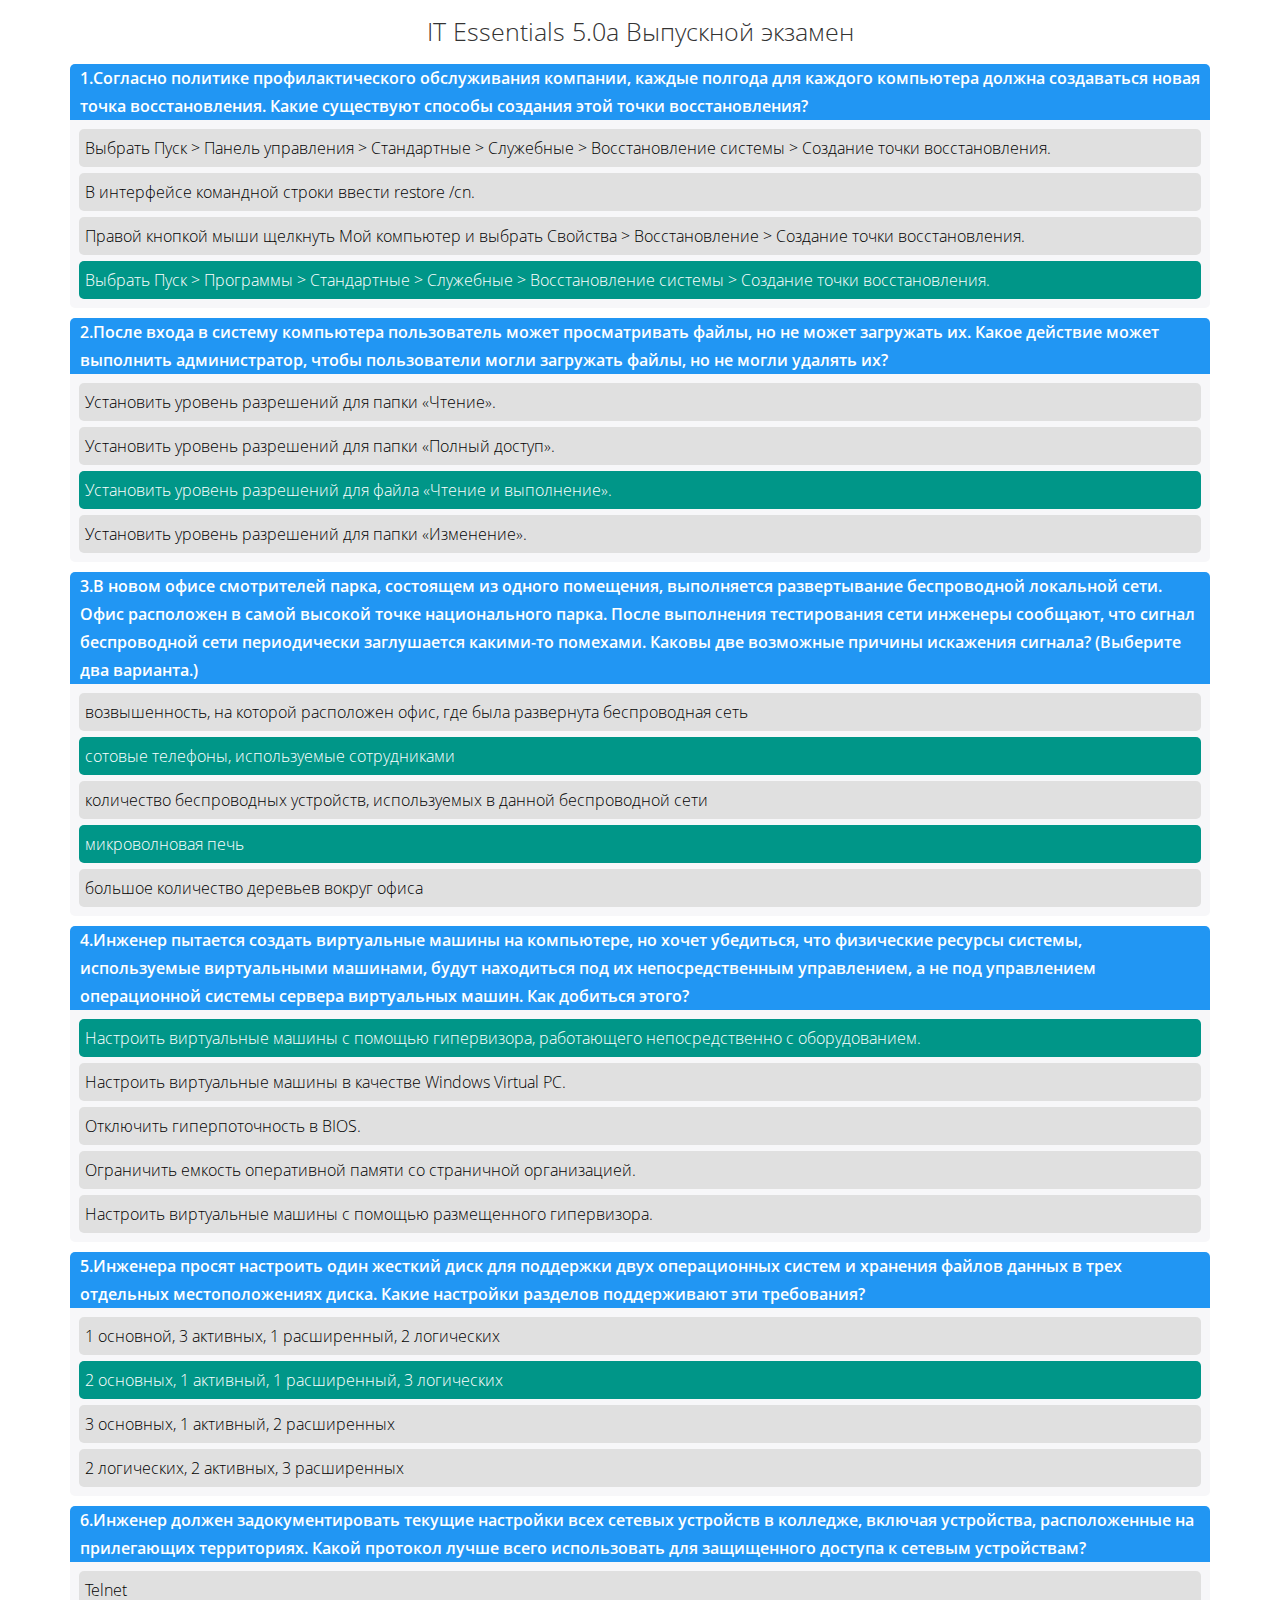
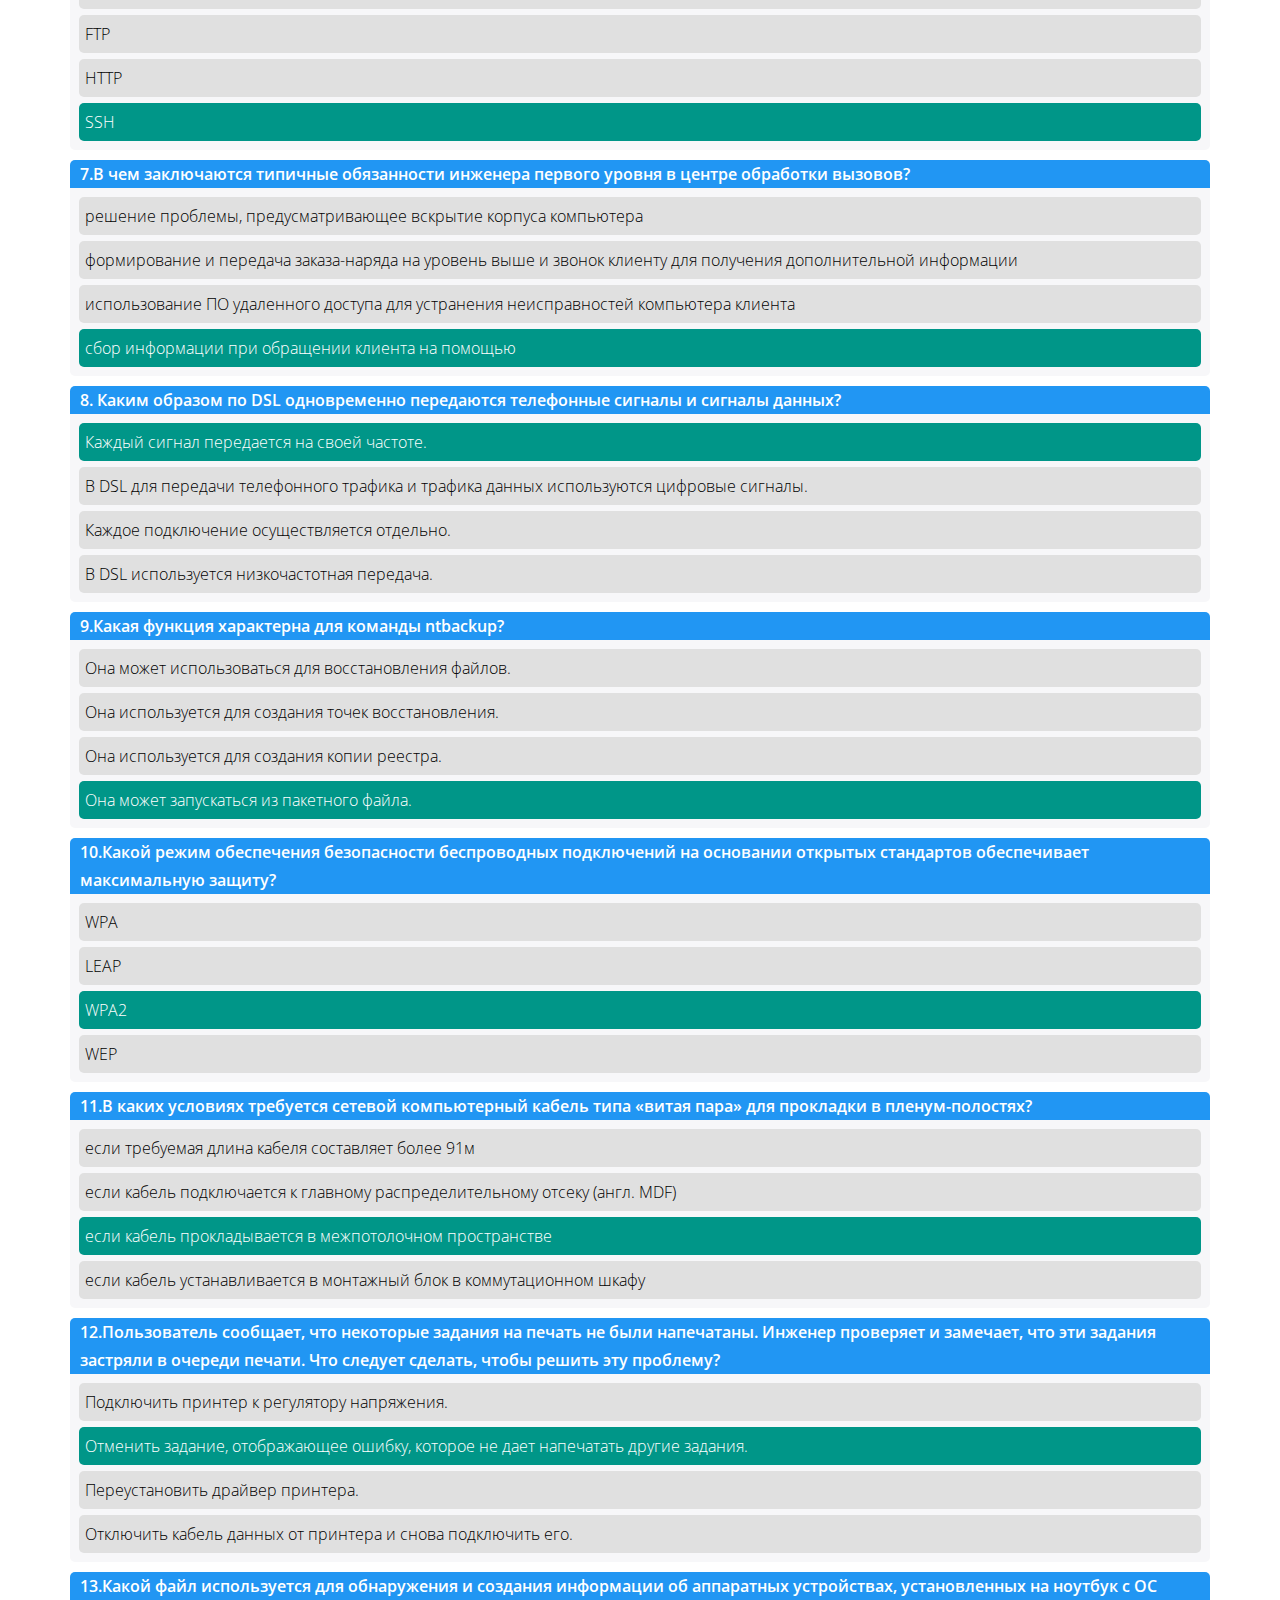
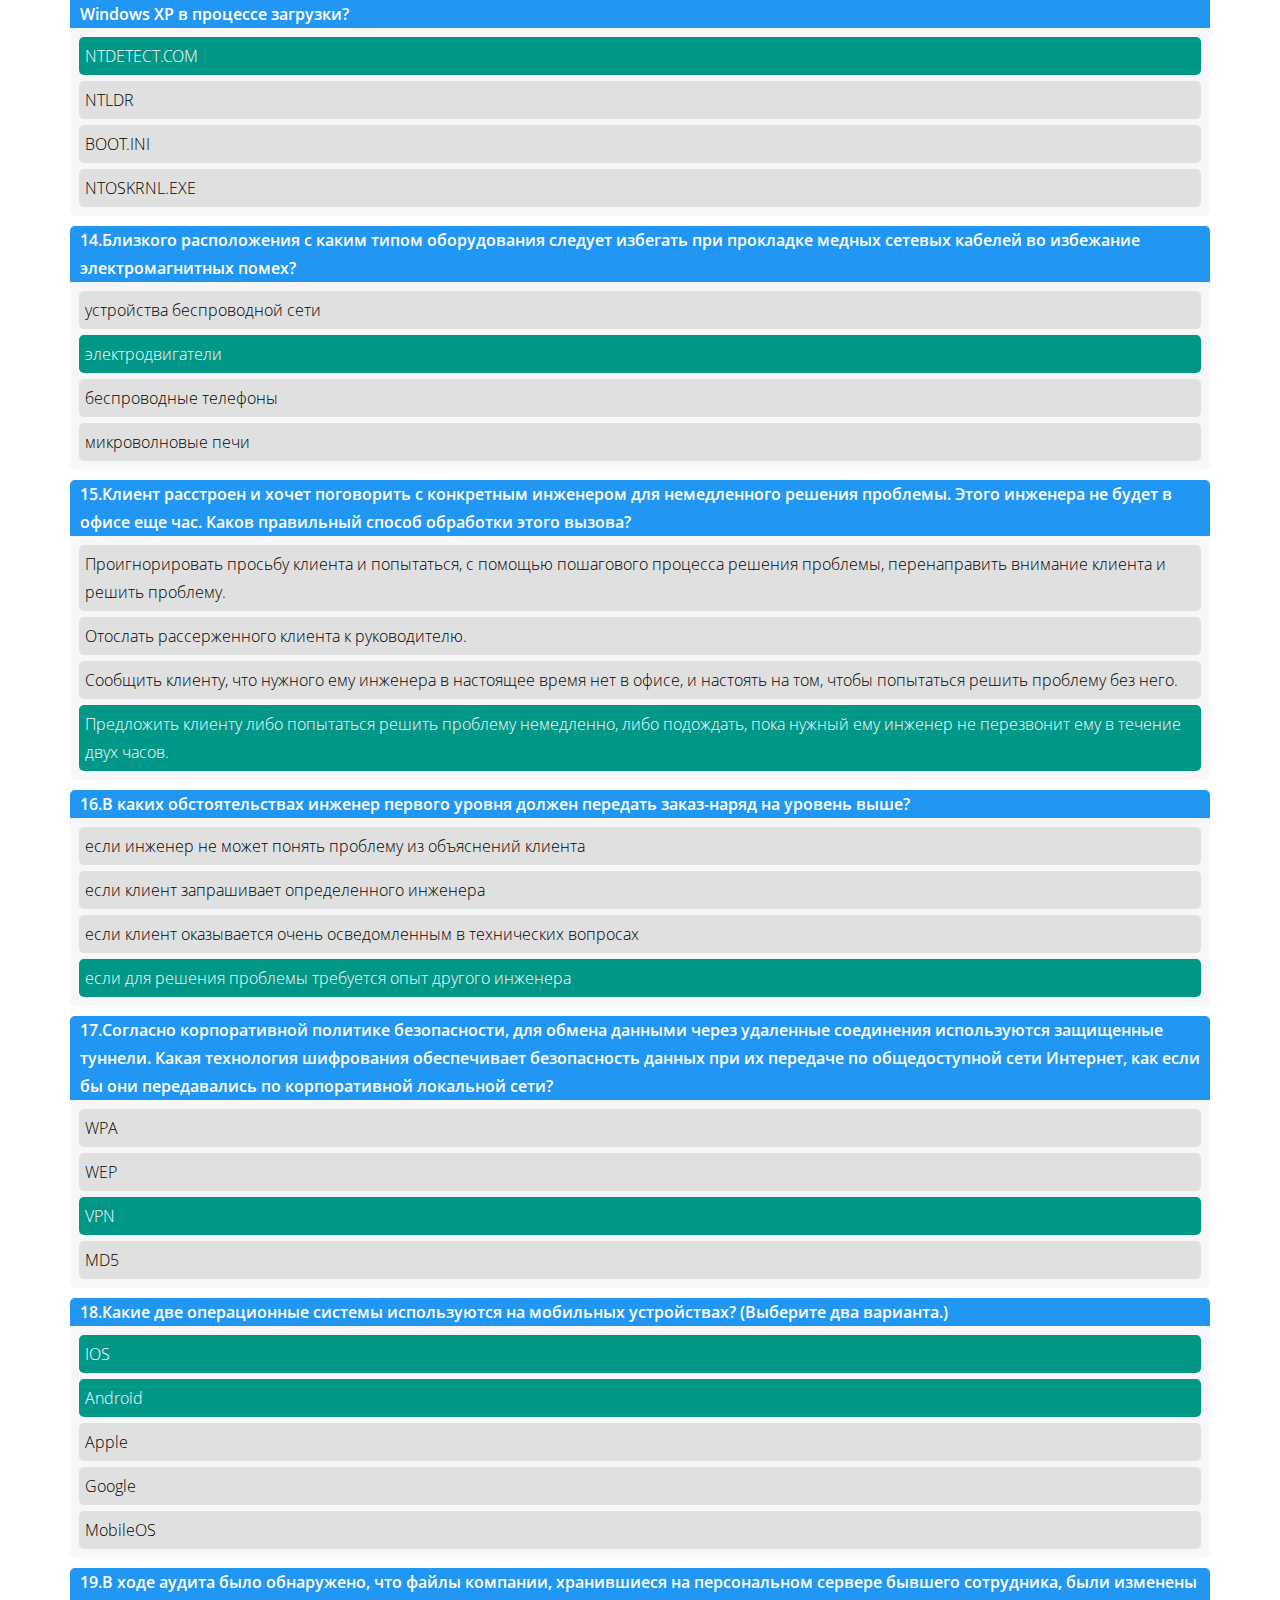
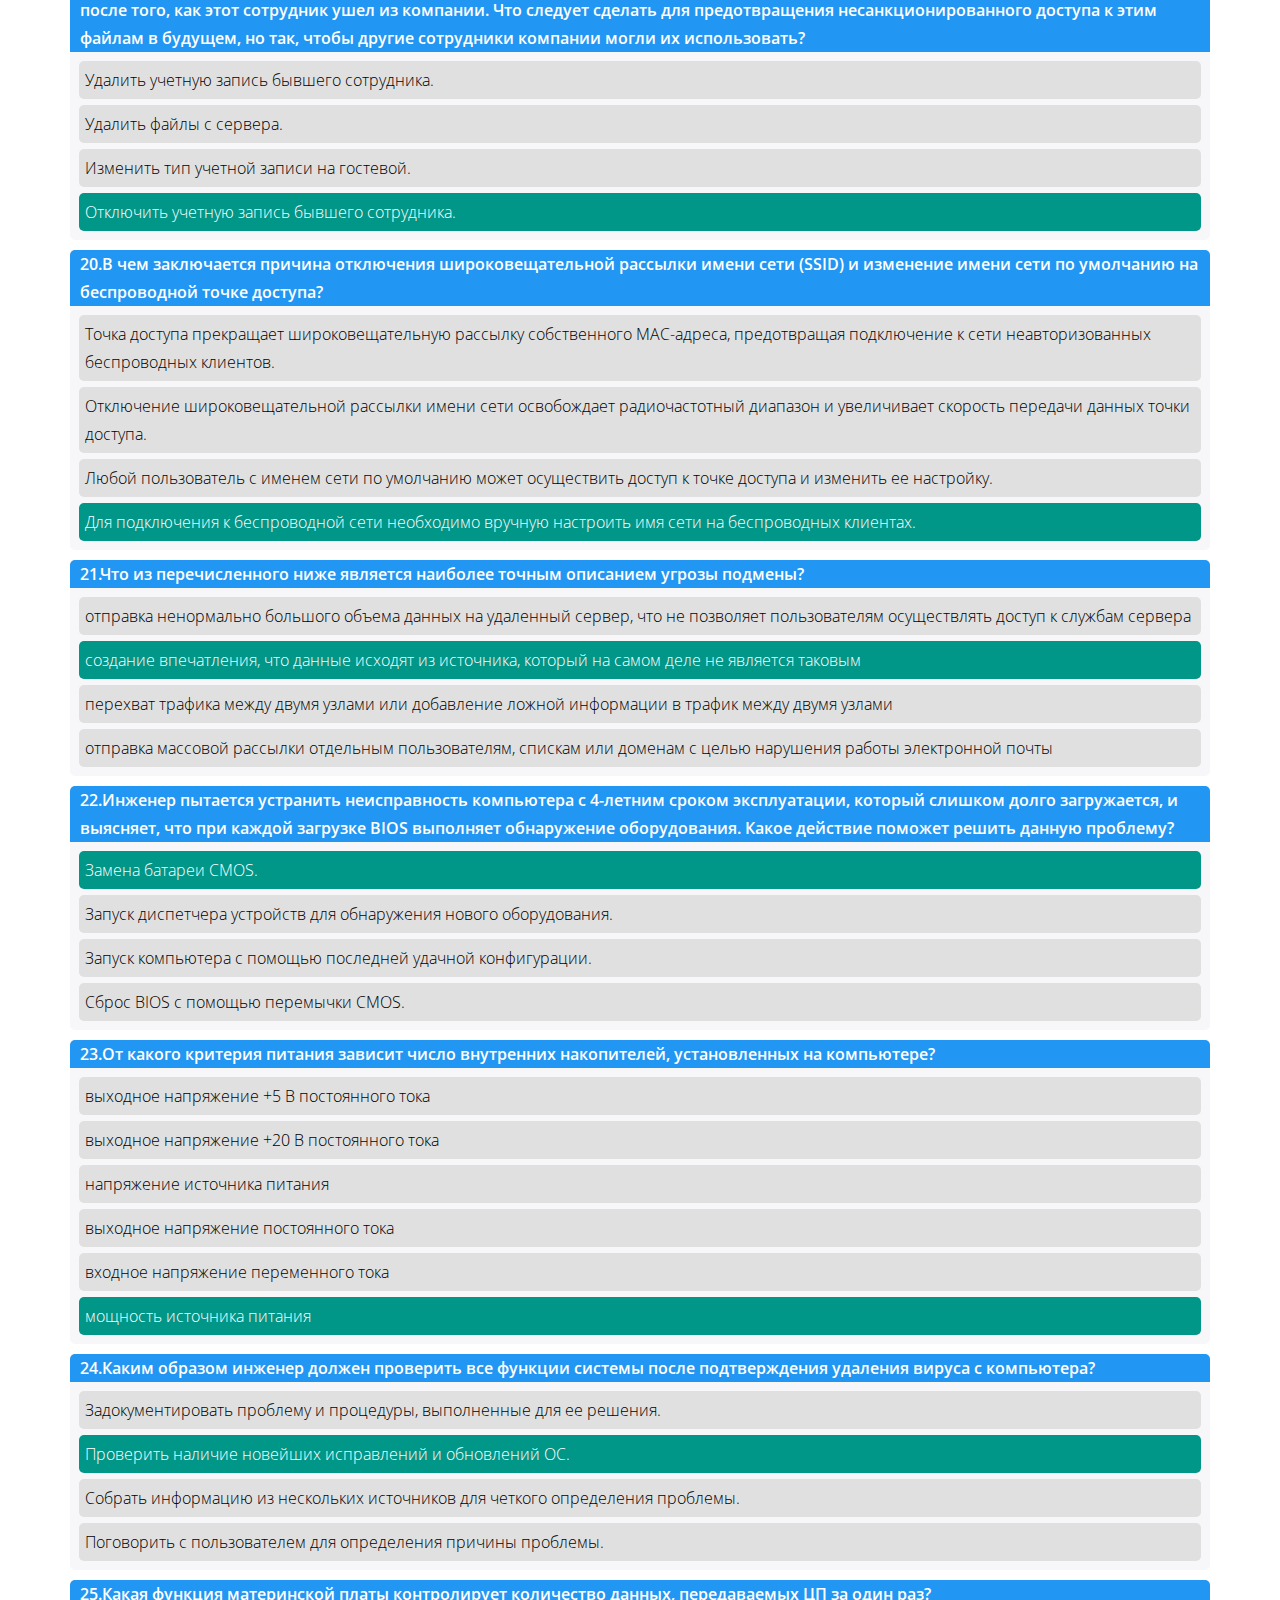
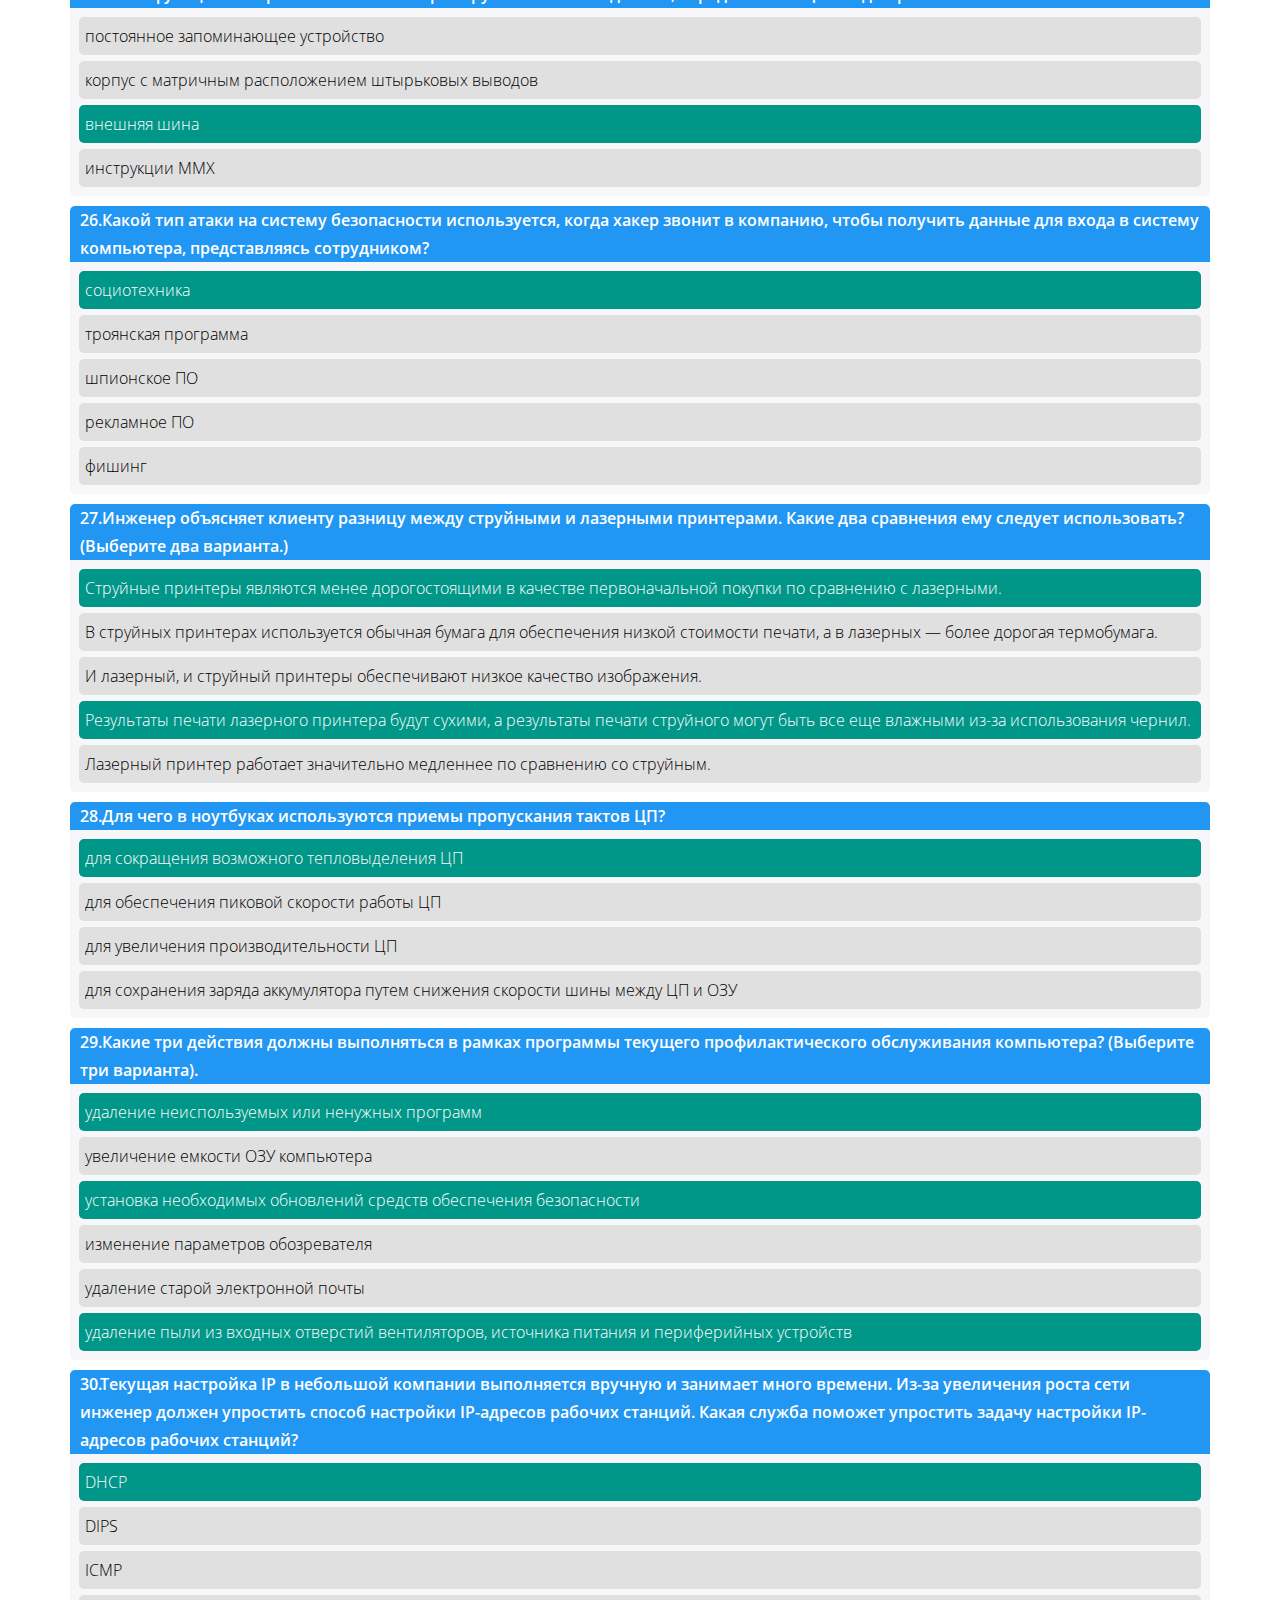
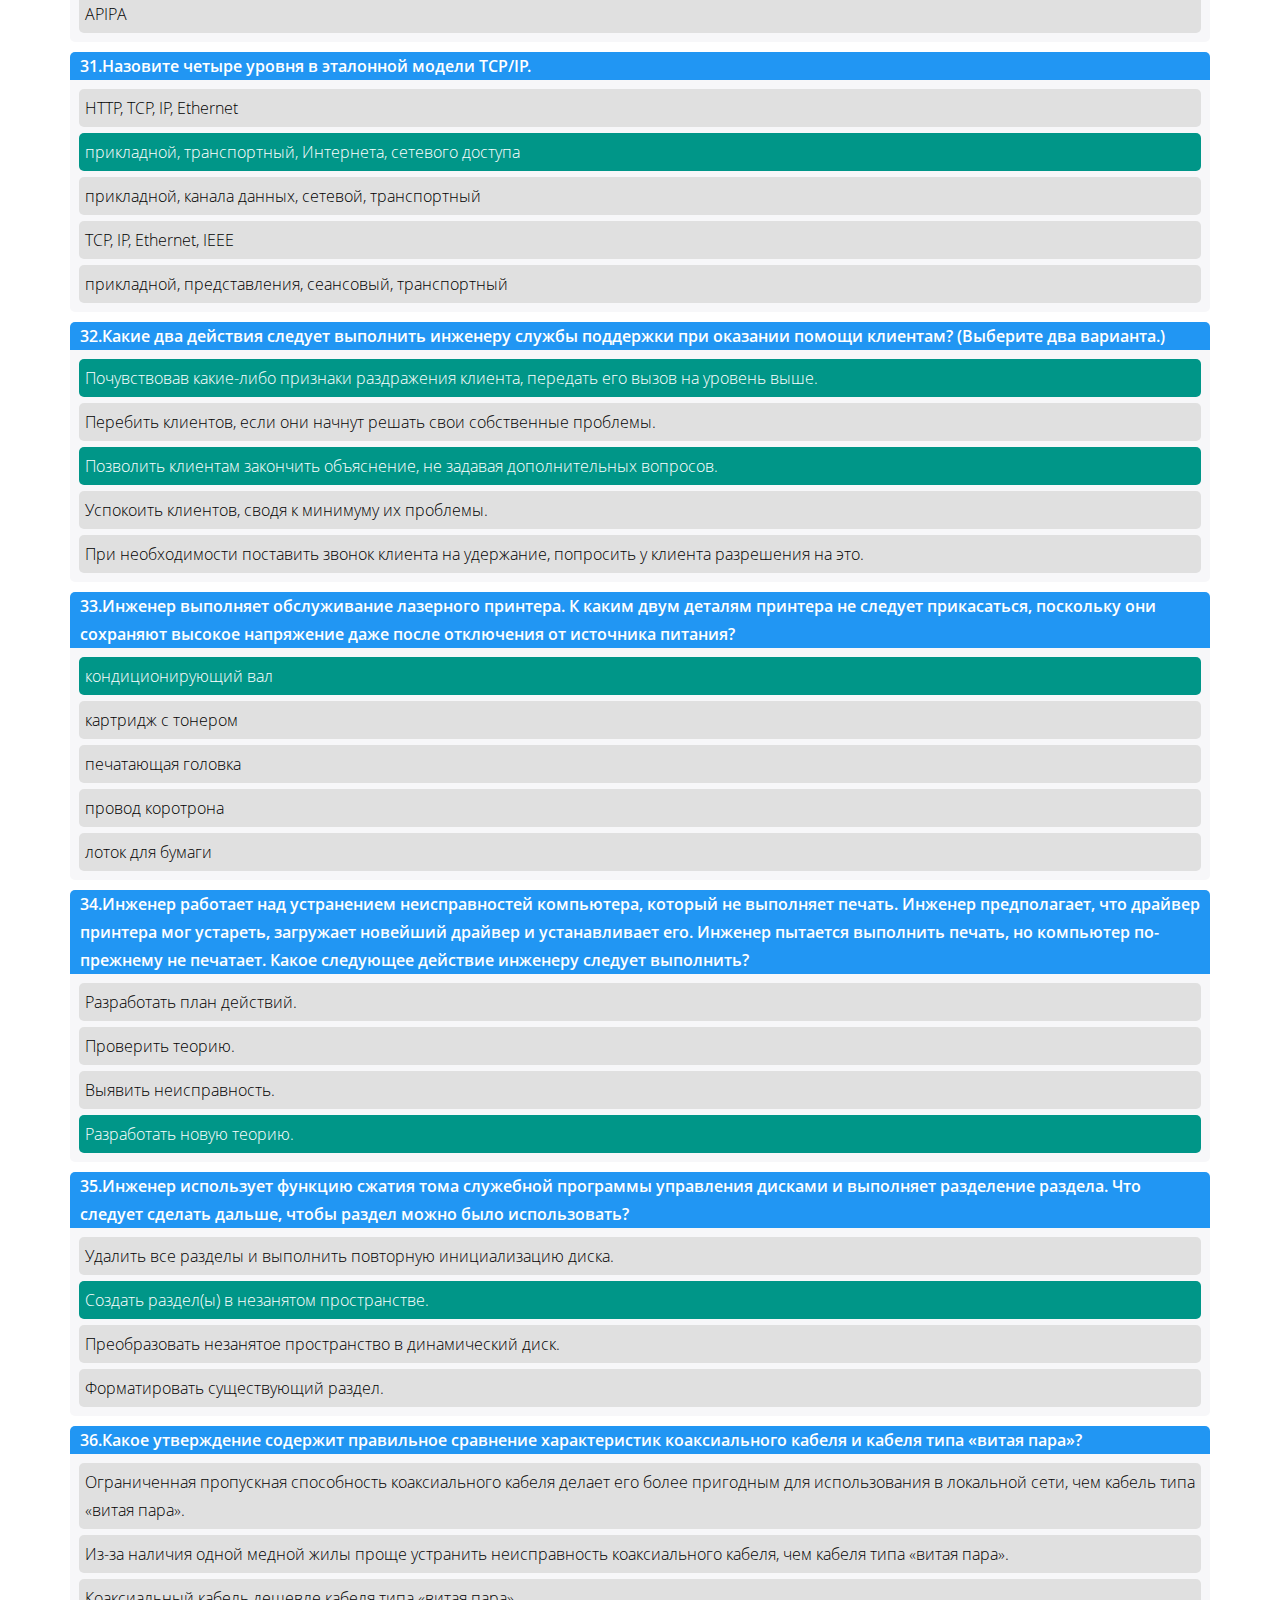
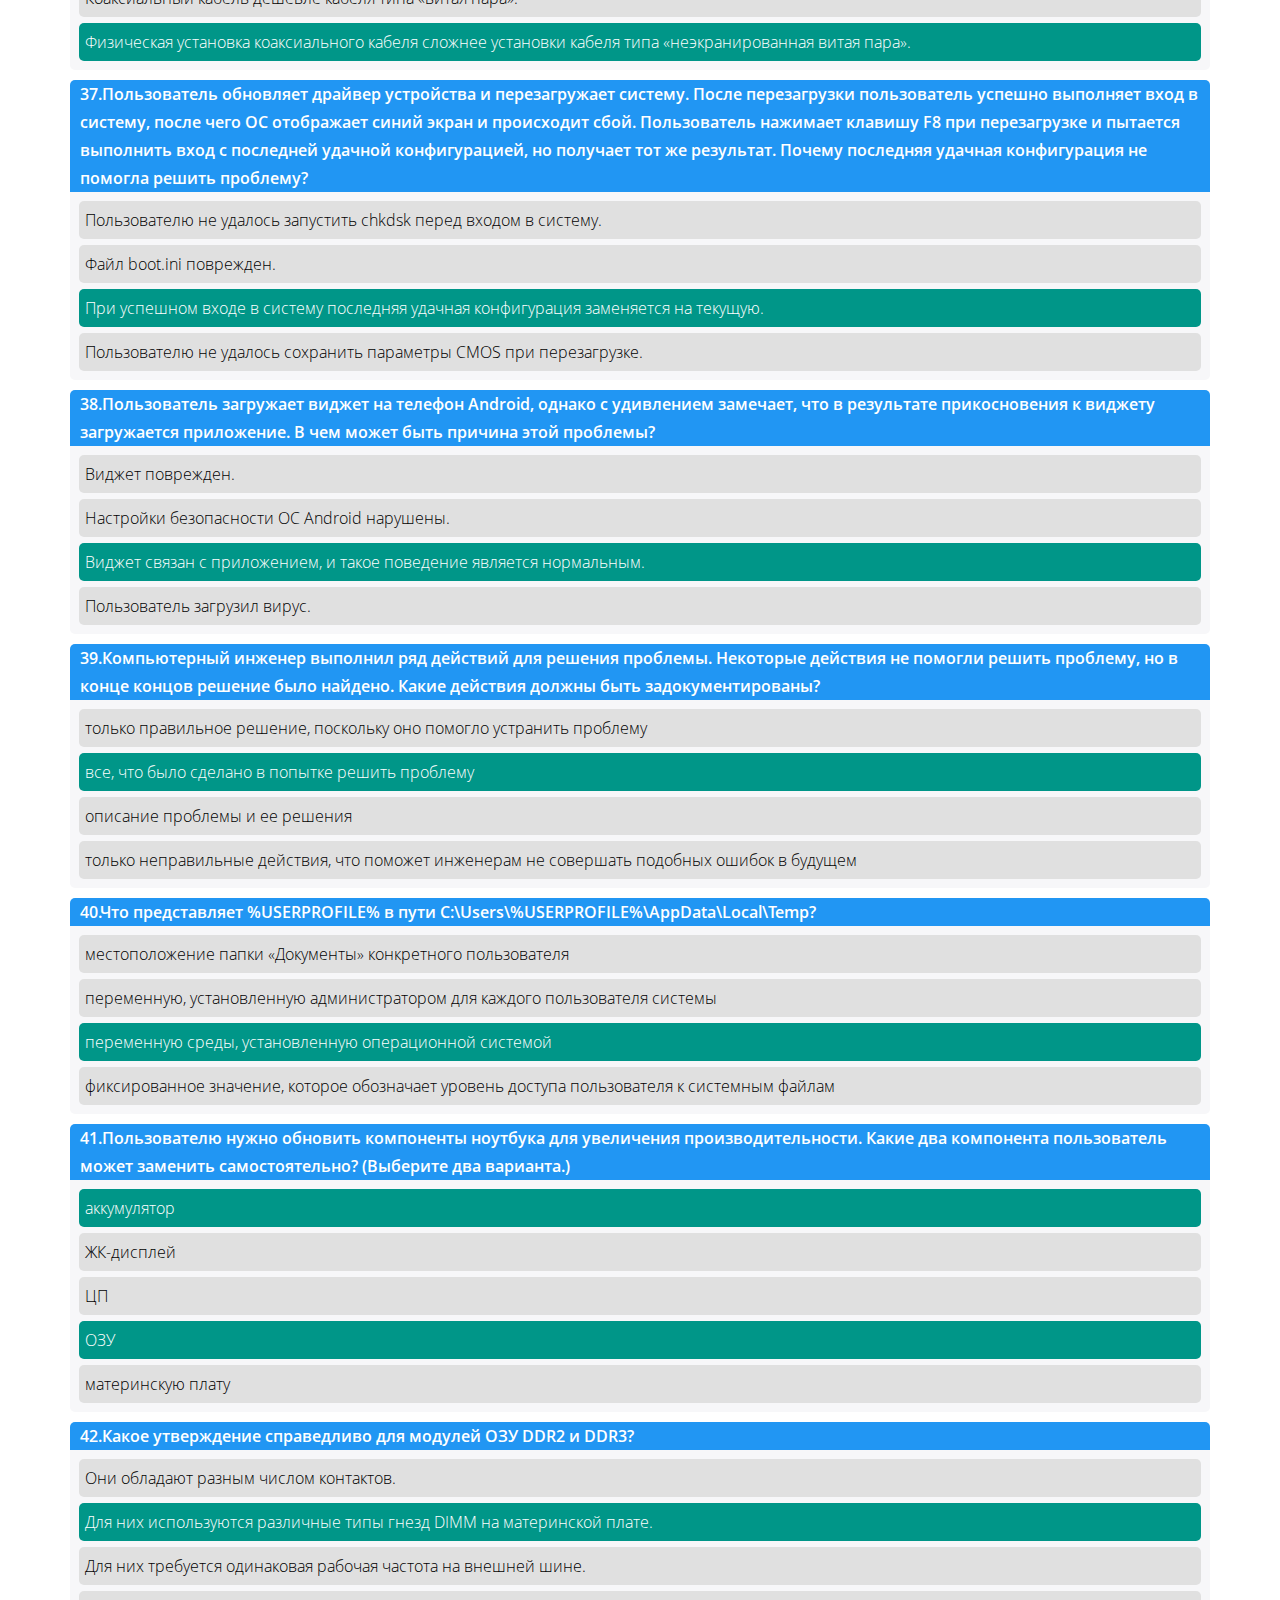
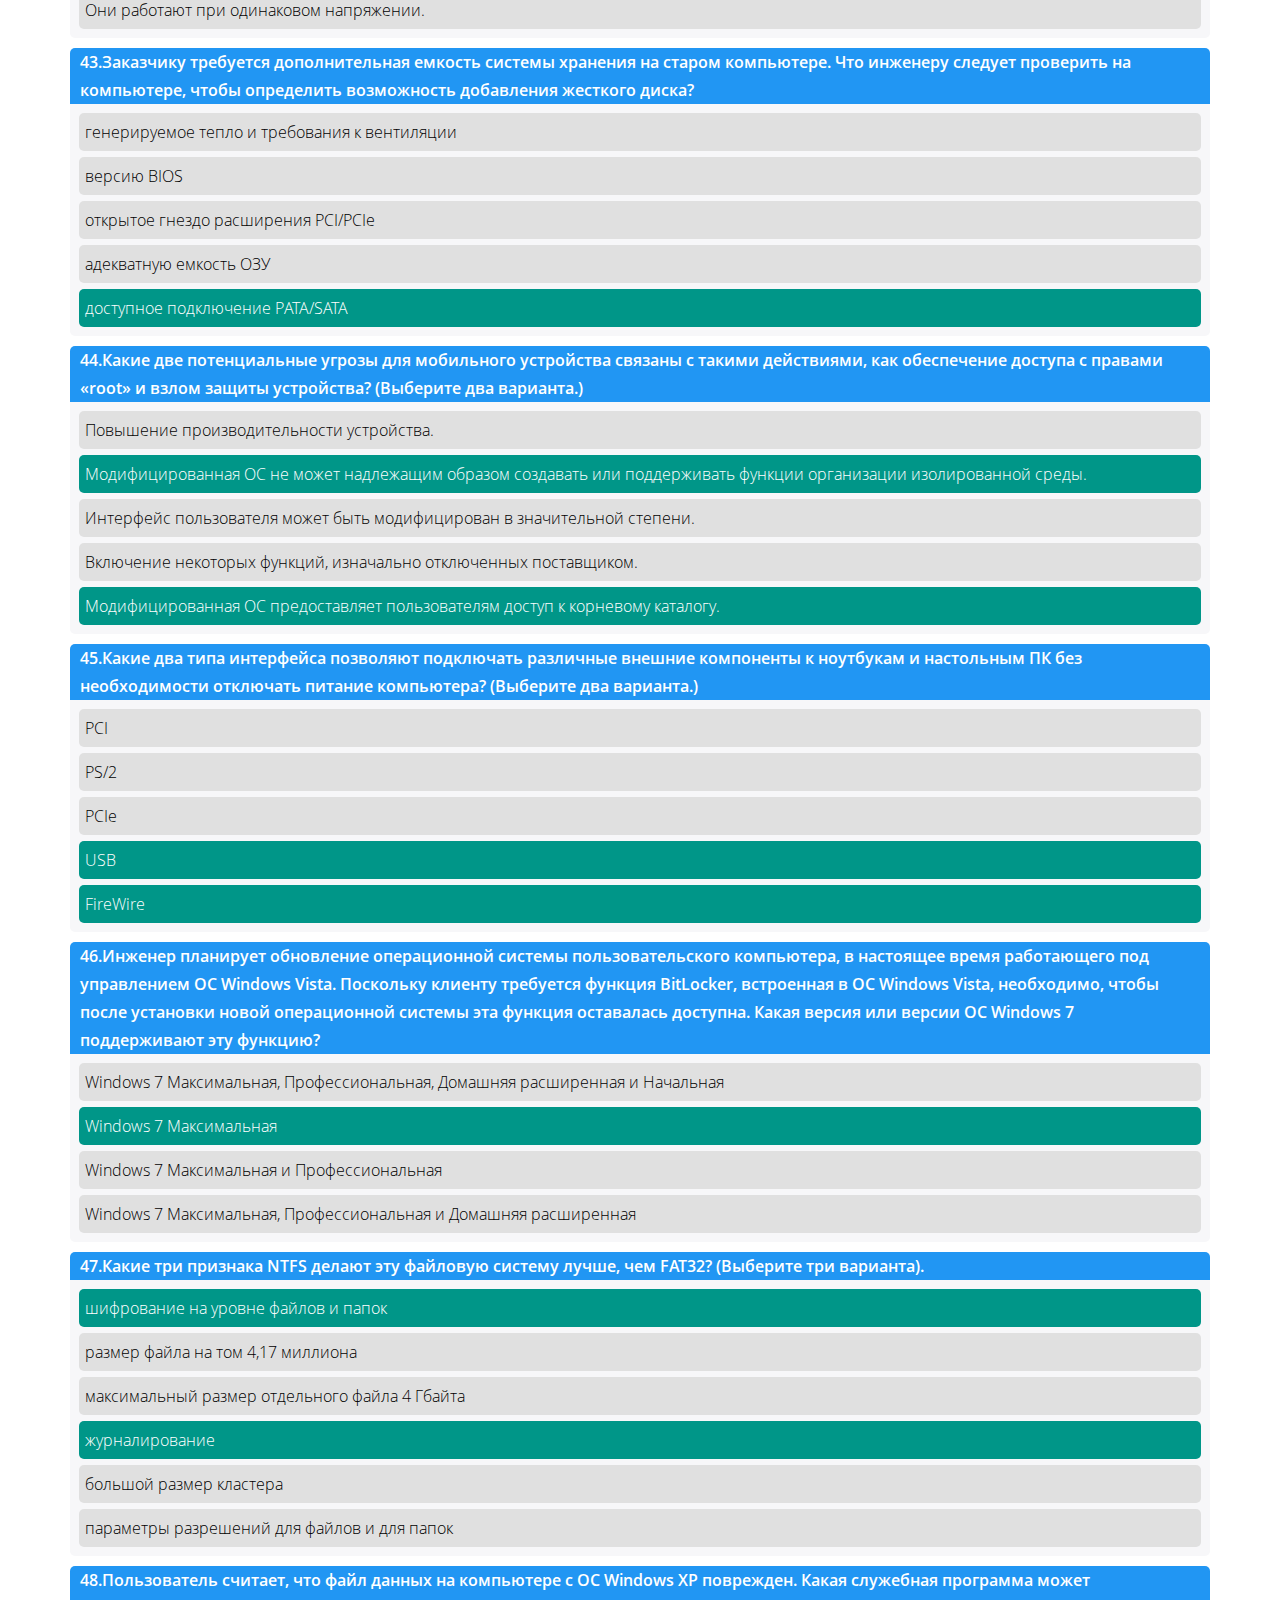
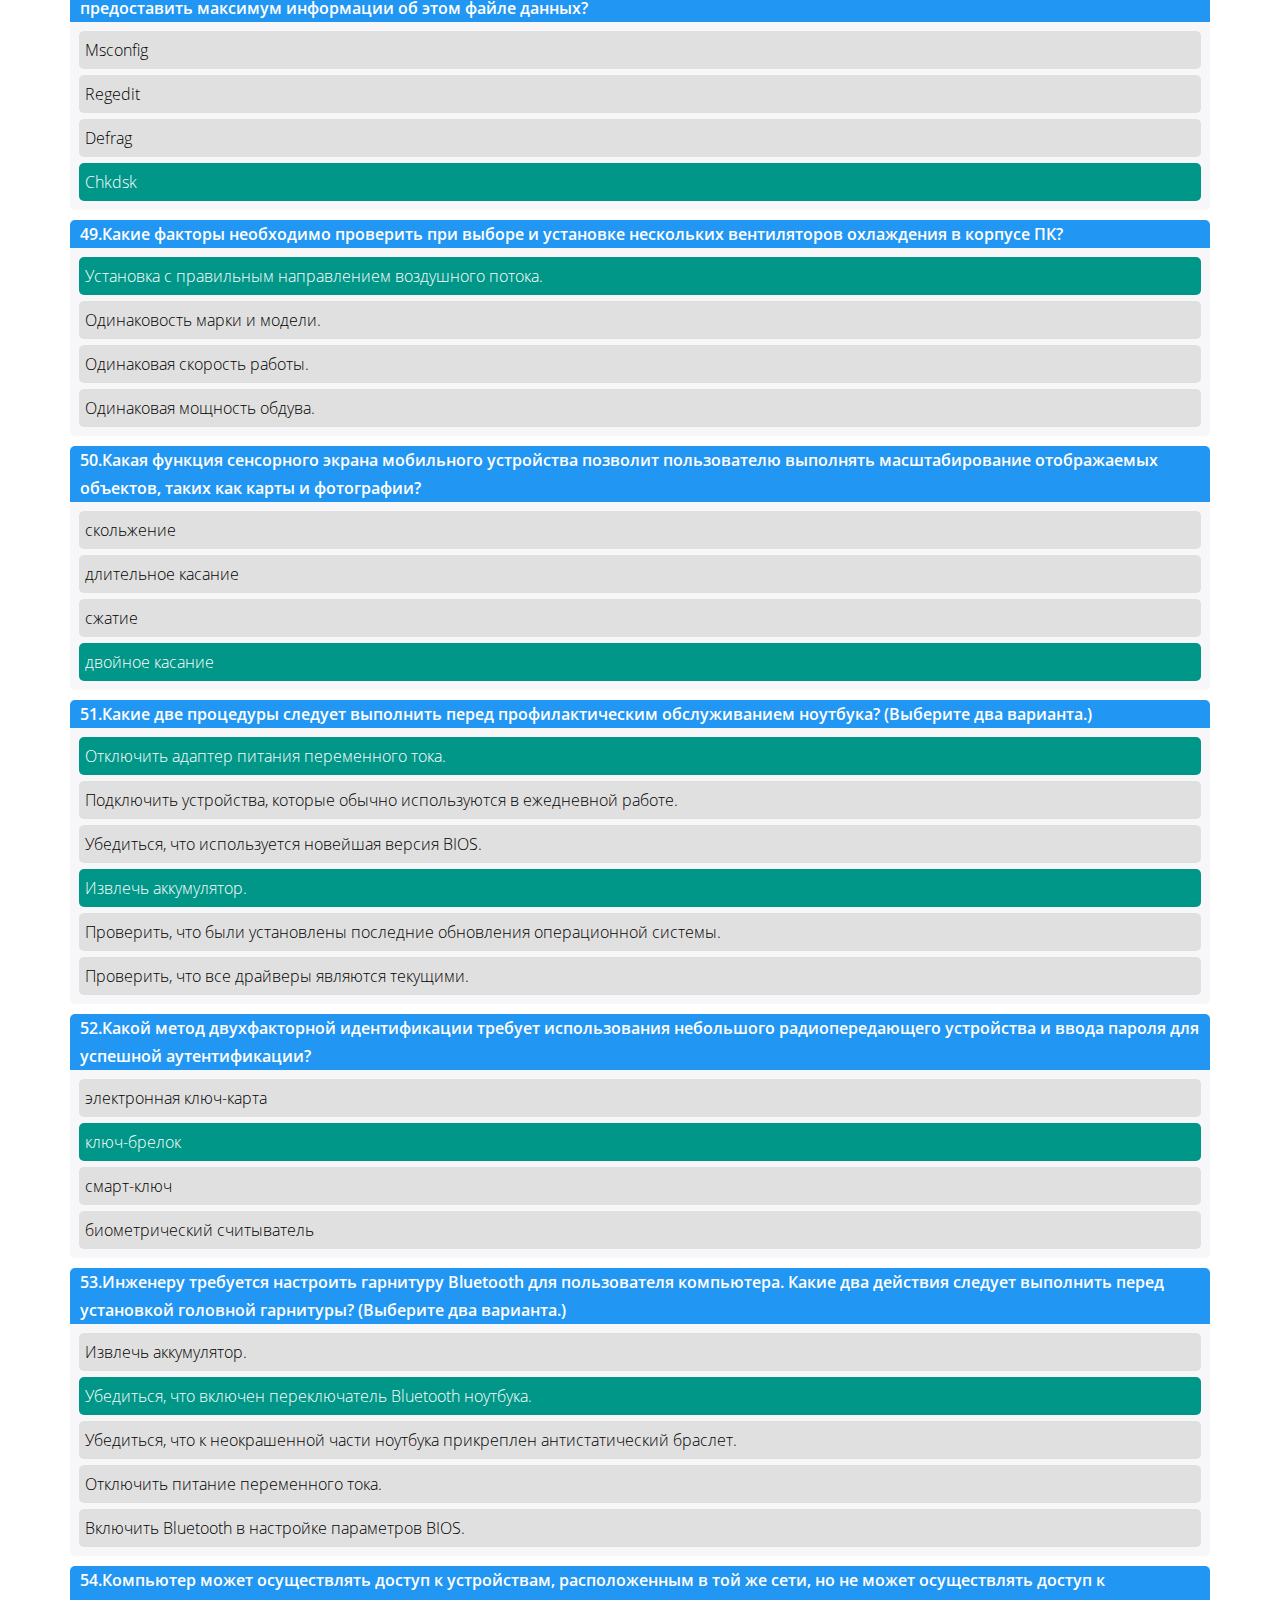
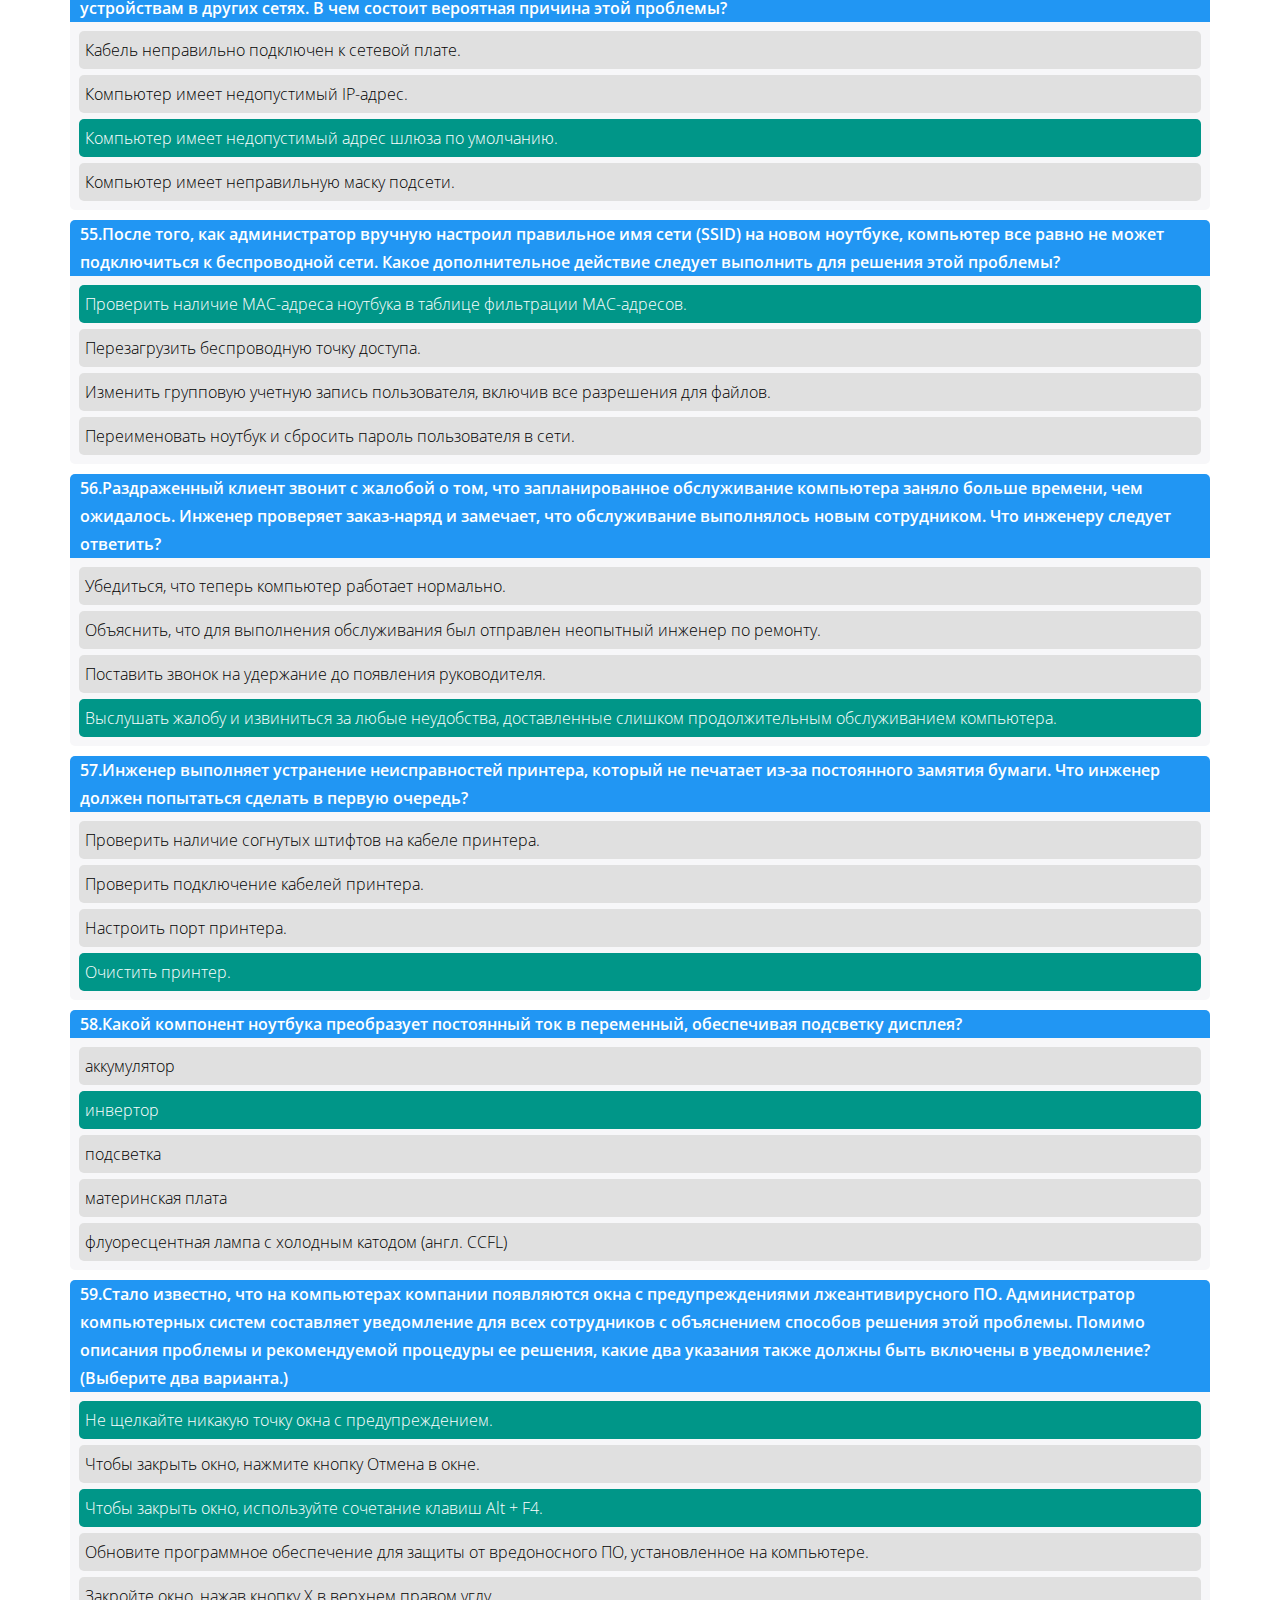
<file: cisco/index.html>
<!DOCTYPE html>
<html lang="ru">

<head>

	<meta charset="utf-8">

	<title>Cisco</title>
	<meta name="description" content="">

	<meta http-equiv="X-UA-Compatible" content="IE=edge">
	<meta name="viewport" content="width=device-width, initial-scale=1, maximum-scale=1">

	<meta property="og:image" content="path/to/image.jpg">
	<link rel="shortcut icon" href="img/favicon/favicon.ico" type="image/x-icon">
	<link rel="apple-touch-icon" href="img/favicon/apple-touch-icon.png">
	<link rel="apple-touch-icon" sizes="72x72" href="img/favicon/apple-touch-icon-72x72.png">
	<link rel="apple-touch-icon" sizes="114x114" href="img/favicon/apple-touch-icon-114x114.png">

	<!-- Chrome, Firefox OS and Opera -->
	<meta name="theme-color" content="#000">
	<!-- Windows Phone -->
	<meta name="msapplication-navbutton-color" content="#000">
	<!-- iOS Safari -->
	<meta name="apple-mobile-web-app-status-bar-style" content="#000">

	<style>body { opacity: 0; overflow-x: hidden; } html { background-color: #fff; }</style>


	<!-- Yandex.Metrika counter -->
	<script type="text/javascript">
		(function (d, w, c) {
			(w[c] = w[c] || []).push(function() {
				try {
					w.yaCounter44798086 = new Ya.Metrika({
						id:44798086,
						clickmap:true,
						trackLinks:true,
						accurateTrackBounce:true,
						webvisor:true
					});
				} catch(e) { }
			});

			var n = d.getElementsByTagName("script")[0],
			s = d.createElement("script"),
			f = function () { n.parentNode.insertBefore(s, n); };
			s.type = "text/javascript";
			s.async = true;
			s.src = "https://mc.yandex.ru/metrika/watch.js";

			if (w.opera == "[object Opera]") {
				d.addEventListener("DOMContentLoaded", f, false);
			} else { f(); }
		})(document, window, "yandex_metrika_callbacks");
	</script>
	<noscript><div><img src="https://mc.yandex.ru/watch/44798086" style="position:absolute; left:-9999px;" alt="" /></div></noscript>
	<!-- /Yandex.Metrika counter -->

</head>
<body>
	<div class="container">
		<div class="row">
			<div class="col-lg-12">
				<div class="header-text">IT Essentials 5.0a Выпускной экзамен</div>
			</div>			
		</div>
	</div>
	<div class="container">
		<div class="row">
			<div class="col-lg-12">
				<div class="question">
					<div class="question-text">1.Согласно политике профилактического обслуживания компании, каждые полгода для каждого компьютера должна создаваться новая точка восстановления. Какие существуют способы создания этой точки восстановления?</div>
				</div>
				<div class="block">
					<div class="text-block">
						<div class="pad-block">
							<div class="text-false">Выбрать Пуск > Панель управления > Стандартные > Служебные > Восстановление системы > Создание точки восстановления. </div>
						</div>
						<div class="pad-block">
							<div class="text-false">В интерфейсе командной строки ввести restore /cn. </div>
						</div>
						<div class="pad-block">
							<div class="text-false">Правой кнопкой мыши щелкнуть Мой компьютер и выбрать Свойства > Восстановление > Создание точки восстановления. </div>
						</div>
						<div class="text-true">Выбрать Пуск > Программы > Стандартные > Служебные > Восстановление системы > Создание точки восстановления.</div>
					</div>
				</div>
			</div>			
		</div>
	</div>
	<div class="container">
		<div class="row">
			<div class="col-lg-12">
				<div class="question">
					<div class="question-text">2.После входа в систему компьютера пользователь может просматривать файлы, но не может загружать их. Какое действие может выполнить администратор, чтобы пользователи могли загружать файлы, но не могли удалять их?</div>
				</div>
				<div class="block">
					<div class="text-block">
						<div class="pad-block">
							<div class="text-false">Установить уровень разрешений для папки «Чтение».</div>
						</div>
						<div class="pad-block">
							<div class="text-false">Установить уровень разрешений для папки «Полный доступ».</div>
						</div>
						<div class="pad-block">
							<div class="text-true">Установить уровень разрешений для файла «Чтение и выполнение».</div>
						</div>
						<div class="text-false">Установить уровень разрешений для папки «Изменение».</div>
					</div>
				</div>
			</div>			
		</div>
	</div>
	<div class="container">
		<div class="row">
			<div class="col-lg-12">
				<div class="question">
					<div class="question-text">3.В новом офисе смотрителей парка, состоящем из одного помещения, выполняется развертывание беспроводной локальной сети. Офис расположен в самой высокой точке национального парка. После выполнения тестирования сети инженеры сообщают, что сигнал беспроводной сети периодически заглушается какими-то помехами. Каковы две возможные причины искажения сигнала? (Выберите два варианта.)</div>
				</div>
				<div class="block">
					<div class="text-block">
						<div class="pad-block">
							<div class="text-false">возвышенность, на которой расположен офис, где была развернута беспроводная сеть</div>
						</div>
						<div class="pad-block">
							<div class="text-true">сотовые телефоны, используемые сотрудниками</div>
						</div>
						<div class="pad-block">
							<div class="text-false">количество беспроводных устройств, используемых в данной беспроводной сети</div>
						</div>
						<div class="pad-block">
							<div class="text-true">микроволновая печь </div>
						</div>
						<div class="text-false">большое количество деревьев вокруг офиса</div>
					</div>
				</div>
			</div>			
		</div>
	</div>
	<div class="container">
		<div class="row">
			<div class="col-lg-12">
				<div class="question">
					<div class="question-text">4.Инженер пытается создать виртуальные машины на компьютере, но хочет убедиться, что физические ресурсы системы, используемые виртуальными машинами, будут находиться под их непосредственным управлением, а не под управлением операционной системы сервера виртуальных машин. Как добиться этого?</div>
				</div>
				<div class="block">
					<div class="text-block">
						<div class="pad-block">
							<div class="text-true">Настроить виртуальные машины с помощью гипервизора, работающего непосредственно с оборудованием.</div>
						</div>
						<div class="pad-block">
							<div class="text-false">Настроить виртуальные машины в качестве Windows Virtual PC.</div>
						</div>
						<div class="pad-block">
							<div class="text-false">Отключить гиперпоточность в BIOS.</div>
						</div>
						<div class="pad-block">
							<div class="text-false">Ограничить емкость оперативной памяти со страничной организацией.</div>
						</div>
						<div class="text-false">Настроить виртуальные машины с помощью размещенного гипервизора.</div>
					</div>
				</div>
			</div>			
		</div>
	</div>
	<div class="container">
		<div class="row">
			<div class="col-lg-12">
				<div class="question">
					<div class="question-text">5.Инженера просят настроить один жесткий диск для поддержки двух операционных систем и хранения файлов данных в трех отдельных местоположениях диска. Какие настройки разделов поддерживают эти требования?</div>
				</div>
				<div class="block">
					<div class="text-block">
						<div class="pad-block">
							<div class="text-false">1 основной, 3 активных, 1 расширенный, 2 логических</div>
						</div>
						<div class="pad-block">
							<div class="text-true">2 основных, 1 активный, 1 расширенный, 3 логических</div>
						</div>
						<div class="pad-block">
							<div class="text-false">3 основных, 1 активный, 2 расширенных</div>
						</div>
						<div class="text-false">2 логических, 2 активных, 3 расширенных</div>
					</div>
				</div>
			</div>			
		</div>
	</div>
	<div class="container">
		<div class="row">
			<div class="col-lg-12">
				<div class="question">
					<div class="question-text">6.Инженер должен задокументировать текущие настройки всех сетевых устройств в колледже, включая устройства, расположенные на прилегающих территориях. Какой протокол лучше всего использовать для защищенного доступа к сетевым устройствам?</div>
				</div>
				<div class="block">
					<div class="text-block">
						<div class="pad-block">
							<div class="text-false">Telnet</div>
						</div>
						<div class="pad-block">
							<div class="text-false">FTP</div>
						</div>
						<div class="pad-block">
							<div class="text-false">HTTP</div>
						</div>
						<div class="text-true">SSH</div>
					</div>
				</div>
			</div>
		</div>
	</div>
	<div class="container">
		<div class="row">
			<div class="col-lg-12">
				<div class="question">
					<div class="question-text">7.В чем заключаются типичные обязанности инженера первого уровня в центре обработки вызовов?</div>
				</div>
				<div class="block">
					<div class="text-block">
						<div class="pad-block">
							<div class="text-false">решение проблемы, предусматривающее вскрытие корпуса компьютера</div>
						</div>
						<div class="pad-block">
							<div class="text-false">формирование и передача заказа-наряда на уровень выше и звонок клиенту для получения дополнительной информации</div>
						</div>
						<div class="pad-block">
							<div class="text-false">использование ПО удаленного доступа для устранения неисправностей компьютера клиента</div>
						</div>
						<div class="text-true">сбор информации при обращении клиента на помощью</div>
					</div>
				</div>
			</div>			
		</div>
	</div>
	<div class="container">
		<div class="row">
			<div class="col-lg-12">
				<div class="question">
					<div class="question-text">8. Каким образом по DSL одновременно передаются телефонные сигналы и сигналы данных?</div>
				</div>
				<div class="block">
					<div class="text-block">
						<div class="pad-block">
							<div class="text-true">Каждый сигнал передается на своей частоте.</div>
						</div>
						<div class="pad-block">
							<div class="text-false">В DSL для передачи телефонного трафика и трафика данных используются цифровые сигналы.</div>
						</div>
						<div class="pad-block">
							<div class="text-false">Каждое подключение осуществляется отдельно.</div>
						</div>
						<div class="text-false">В DSL используется низкочастотная передача.</div>
					</div>
				</div>
			</div>			
		</div>
	</div>
	<div class="container">
		<div class="row">
			<div class="col-lg-12">
				<div class="question">
					<div class="question-text">9.Какая функция характерна для команды ntbackup?</div>
				</div>
				<div class="block">
					<div class="text-block">
						<div class="pad-block">
							<div class="text-false">Она может использоваться для восстановления файлов.</div>
						</div>
						<div class="pad-block">
							<div class="text-false">Она используется для создания точек восстановления.</div>
						</div>
						<div class="pad-block">
							<div class="text-false">Она используется для создания копии реестра.</div>
						</div>
						<div class="text-true">Она может запускаться из пакетного файла.</div>
					</div>
				</div>
			</div>			
		</div>
	</div>
	<div class="container">
		<div class="row">
			<div class="col-lg-12">
				<div class="question">
					<div class="question-text">10.Какой режим обеспечения безопасности беспроводных подключений на основании открытых стандартов обеспечивает максимальную защиту?</div>
				</div>
				<div class="block">
					<div class="text-block">
						<div class="pad-block">
							<div class="text-false">WPA</div>
						</div>
						<div class="pad-block">
							<div class="text-false">LEAP</div>
						</div>
						<div class="pad-block">
							<div class="text-true">WPA2</div>
						</div>
						<div class="text-false">WEP</div>
					</div>
				</div>
			</div>			
		</div>
	</div>
	<div class="container">
		<div class="row">
			<div class="col-lg-12">
				<div class="question">
					<div class="question-text">11.В каких условиях требуется сетевой компьютерный кабель типа «витая пара» для прокладки в пленум-полостях?</div>
				</div>
				<div class="block">
					<div class="text-block">
						<div class="pad-block">
							<div class="text-false">если требуемая длина кабеля составляет более 91м</div>
						</div>
						<div class="pad-block">
							<div class="text-false">если кабель подключается к главному распределительному отсеку (англ. MDF)</div>
						</div>
						<div class="pad-block">
							<div class="text-true">если кабель прокладывается в межпотолочном пространстве</div>
						</div>
						<div class="text-false">если кабель устанавливается в монтажный блок в коммутационном шкафу</div>
					</div>
				</div>
			</div>			
		</div>
	</div>
	<div class="container">
		<div class="row">
			<div class="col-lg-12">
				<div class="question">
					<div class="question-text">12.Пользователь сообщает, что некоторые задания на печать не были напечатаны. Инженер проверяет и замечает, что эти задания застряли в очереди печати. Что следует сделать, чтобы решить эту проблему?</div>
				</div>
				<div class="block">
					<div class="text-block">
						<div class="pad-block">
							<div class="text-false">Подключить принтер к регулятору напряжения.</div>
						</div>
						<div class="pad-block">
							<div class="text-true">Отменить задание, отображающее ошибку, которое не дает напечатать другие задания.</div>
						</div>
						<div class="pad-block">
							<div class="text-false">Переустановить драйвер принтера.</div>
						</div>
						<div class="text-false">Отключить кабель данных от принтера и снова подключить его.</div>
					</div>
				</div>
			</div>			
		</div>
	</div>
	<div class="container">
		<div class="row">
			<div class="col-lg-12">
				<div class="question">
					<div class="question-text">13.Какой файл используется для обнаружения и создания информации об аппаратных устройствах, установленных на ноутбук с ОС Windows XP в процессе загрузки?</div>
				</div>
				<div class="block">
					<div class="text-block">
						<div class="pad-block">
							<div class="text-true">NTDETECT.COM</div>
						</div>
						<div class="pad-block">
							<div class="text-false">NTLDR</div>
						</div>
						<div class="pad-block">
							<div class="text-false">BOOT.INI </div>
						</div>
						<div class="text-false">NTOSKRNL.EXE</div>
					</div>
				</div>
			</div>			
		</div>
	</div>
	<div class="container">
		<div class="row">
			<div class="col-lg-12">
				<div class="question">
					<div class="question-text">14.Близкого расположения с каким типом оборудования следует избегать при прокладке медных сетевых кабелей во избежание электромагнитных помех?</div>
				</div>
				<div class="block">
					<div class="text-block">
						<div class="pad-block">
							<div class="text-false">устройства беспроводной сети</div>
						</div>
						<div class="pad-block">
							<div class="text-true">электродвигатели </div>
						</div>
						<div class="pad-block">
							<div class="text-false">беспроводные телефоны</div>
						</div>
						<div class="text-false">микроволновые печи</div>
					</div>
				</div>
			</div>			
		</div>
	</div>
	<div class="container">
		<div class="row">
			<div class="col-lg-12">
				<div class="question">
					<div class="question-text">15.Клиент расстроен и хочет поговорить с конкретным инженером для немедленного решения проблемы. Этого инженера не будет в офисе еще час. Каков правильный способ обработки этого вызова?</div>
				</div>
				<div class="block">
					<div class="text-block">
						<div class="pad-block">
							<div class="text-false">Проигнорировать просьбу клиента и попытаться, с помощью пошагового процесса решения проблемы, перенаправить внимание клиента и решить проблему.</div>
						</div>
						<div class="pad-block">
							<div class="text-false">Отослать рассерженного клиента к руководителю.</div>
						</div>
						<div class="pad-block">
							<div class="text-false">Сообщить клиенту, что нужного ему инженера в настоящее время нет в офисе, и настоять на том, чтобы попытаться решить проблему без него.</div>
						</div>
						<div class="text-true">Предложить клиенту либо попытаться решить проблему немедленно, либо подождать, пока нужный ему инженер не перезвонит ему в течение двух часов.</div>
					</div>
				</div>
			</div>			
		</div>
	</div>
	<div class="container">
		<div class="row">
			<div class="col-lg-12">
				<div class="question">
					<div class="question-text">16.В каких обстоятельствах инженер первого уровня должен передать заказ-наряд на уровень выше?</div>
				</div>
				<div class="block">
					<div class="text-block">
						<div class="pad-block">
							<div class="text-false">если инженер не может понять проблему из объяснений клиента</div>
						</div>
						<div class="pad-block">
							<div class="text-false">если клиент запрашивает определенного инженера</div>
						</div>
						<div class="pad-block">
							<div class="text-false">если клиент оказывается очень осведомленным в технических вопросах</div>
						</div>
						<div class="text-true">если для решения проблемы требуется опыт другого инженера</div>
					</div>
				</div>
			</div>
		</div>
	</div>
	<div class="container">
		<div class="row">
			<div class="col-lg-12">
				<div class="question">
					<div class="question-text">17.Согласно корпоративной политике безопасности, для обмена данными через удаленные соединения используются защищенные туннели. Какая технология шифрования обеспечивает безопасность данных при их передаче по общедоступной сети Интернет, как если бы они передавались по корпоративной локальной сети?</div>
				</div>
				<div class="block">
					<div class="text-block">
						<div class="pad-block">
							<div class="text-false">WPA</div>
						</div>
						<div class="pad-block">
							<div class="text-false">WEP</div>
						</div>
						<div class="pad-block">
							<div class="text-true">VPN</div>
						</div>
						<div class="text-false">MD5</div>
					</div>
				</div>
			</div>
		</div>
	</div>
	<div class="container">
		<div class="row">
			<div class="col-lg-12">
				<div class="question">
					<div class="question-text">18.Какие две операционные системы используются на мобильных устройствах? (Выберите два варианта.)</div>
				</div>
				<div class="block">
					<div class="text-block">
						<div class="pad-block">
							<div class="text-true">IOS</div>
						</div>
						<div class="pad-block">
							<div class="text-true">Android</div>
						</div>
						<div class="pad-block">
							<div class="text-false">Apple</div>
						</div>
						<div class="pad-block">
							<div class="text-false">Google</div>
						</div>
						<div class="text-false">MobileOS</div>
					</div>
				</div>
			</div>			
		</div>
	</div>
	<div class="container">
		<div class="row">
			<div class="col-lg-12">
				<div class="question">
					<div class="question-text">19.В ходе аудита было обнаружено, что файлы компании, хранившиеся на персональном сервере бывшего сотрудника, были изменены после того, как этот сотрудник ушел из компании. Что следует сделать для предотвращения несанкционированного доступа к этим файлам в будущем, но так, чтобы другие сотрудники компании могли их использовать?</div>
				</div>
				<div class="block">
					<div class="text-block">
						<div class="pad-block">
							<div class="text-false">Удалить учетную запись бывшего сотрудника.</div>
						</div>
						<div class="pad-block">
							<div class="text-false">Удалить файлы с сервера.</div>
						</div>
						<div class="pad-block">
							<div class="text-false">Изменить тип учетной записи на гостевой.</div>
						</div>
						<div class="text-true">Отключить учетную запись бывшего сотрудника.</div>
					</div>
				</div>
			</div>			
		</div>
	</div>
	<div class="container">
		<div class="row">
			<div class="col-lg-12">
				<div class="question">
					<div class="question-text">20.В чем заключается причина отключения широковещательной рассылки имени сети (SSID) и изменение имени сети по умолчанию на беспроводной точке доступа?</div>
				</div>
				<div class="block">
					<div class="text-block">
						<div class="pad-block">
							<div class="text-false">Точка доступа прекращает широковещательную рассылку собственного MAC-адреса, предотвращая подключение к сети неавторизованных беспроводных клиентов.</div>
						</div>
						<div class="pad-block">
							<div class="text-false">Отключение широковещательной рассылки имени сети освобождает радиочастотный диапазон и увеличивает скорость передачи данных точки доступа.</div>
						</div>
						<div class="pad-block">
							<div class="text-false">Любой пользователь с именем сети по умолчанию может осуществить доступ к точке доступа и изменить ее настройку.</div>
						</div>
						<div class="text-true">Для подключения к беспроводной сети необходимо вручную настроить имя сети на беспроводных клиентах.</div>
					</div>
				</div>
			</div>			
		</div>
	</div>
	<div class="container">
		<div class="row">
			<div class="col-lg-12">
				<div class="question">
					<div class="question-text">21.Что из перечисленного ниже является наиболее точным описанием угрозы подмены?</div>
				</div>
				<div class="block">
					<div class="text-block">
						<div class="pad-block">
							<div class="text-false">отправка ненормально большого объема данных на удаленный сервер, что не позволяет пользователям осуществлять доступ к службам сервера</div>
						</div>
						<div class="pad-block">
							<div class="text-true">создание впечатления, что данные исходят из источника, который на самом деле не является таковым</div>
						</div>
						<div class="pad-block">
							<div class="text-false">перехват трафика между двумя узлами или добавление ложной информации в трафик между двумя узлами</div>
						</div>
						<div class="text-false">отправка массовой рассылки отдельным пользователям, спискам или доменам с целью нарушения работы электронной почты</div>
					</div>
				</div>
			</div>			
		</div>
	</div>
	<div class="container">
		<div class="row">
			<div class="col-lg-12">
				<div class="question">
					<div class="question-text">22.Инженер пытается устранить неисправность компьютера с 4-летним сроком эксплуатации, который слишком долго загружается, и выясняет, что при каждой загрузке BIOS выполняет обнаружение оборудования. Какое действие поможет решить данную проблему?</div>
				</div>
				<div class="block">
					<div class="text-block">
						<div class="pad-block">
							<div class="text-true">Замена батареи CMOS.</div>
						</div>
						<div class="pad-block">
							<div class="text-false">Запуск диспетчера устройств для обнаружения нового оборудования.</div>
						</div>
						<div class="pad-block">
							<div class="text-false">Запуск компьютера с помощью последней удачной конфигурации.</div>
						</div>
						<div class="text-false">Сброс BIOS с помощью перемычки CMOS.</div>
					</div>
				</div>
			</div>			
		</div>
	</div>
	<div class="container">
		<div class="row">
			<div class="col-lg-12">
				<div class="question">
					<div class="question-text">23.От какого критерия питания зависит число внутренних накопителей, установленных на компьютере?</div>
				</div>
				<div class="block">
					<div class="text-block">
						<div class="pad-block">
							<div class="text-false">выходное напряжение +5 В постоянного тока</div>
						</div>
						<div class="pad-block">
							<div class="text-false">выходное напряжение +20 В постоянного тока</div>
						</div>
						<div class="pad-block">
							<div class="text-false">напряжение источника питания</div>
						</div>
						<div class="pad-block">
							<div class="text-false">выходное напряжение постоянного тока</div>
						</div>
						<div class="pad-block">
							<div class="text-false">входное напряжение переменного тока</div>
						</div>
						<div class="text-true">мощность источника питания</div>
					</div>
				</div>
			</div>			
		</div>
	</div>
	<div class="container">
		<div class="row">
			<div class="col-lg-12">
				<div class="question">
					<div class="question-text">24.Каким образом инженер должен проверить все функции системы после подтверждения удаления вируса с компьютера?</div>
				</div>
				<div class="block">
					<div class="text-block">
						<div class="pad-block">
							<div class="text-false">Задокументировать проблему и процедуры, выполненные для ее решения.</div>
						</div>
						<div class="pad-block">
							<div class="text-true">Проверить наличие новейших исправлений и обновлений ОС.</div>
						</div>
						<div class="pad-block">
							<div class="text-false">Собрать информацию из нескольких источников для четкого определения проблемы.</div>
						</div>
						<div class="text-false">Поговорить с пользователем для определения причины проблемы.</div>
					</div>
				</div>
			</div>			
		</div>
	</div>
	<div class="container">
		<div class="row">
			<div class="col-lg-12">
				<div class="question">
					<div class="question-text">25.Какая функция материнской платы контролирует количество данных, передаваемых ЦП за один раз?</div>
				</div>
				<div class="block">
					<div class="text-block">
						<div class="pad-block">
							<div class="text-false">постоянное запоминающее устройство</div>
						</div>
						<div class="pad-block">
							<div class="text-false">корпус с матричным расположением штырьковых выводов</div>
						</div>
						<div class="pad-block">
							<div class="text-true">внешняя шина</div>
						</div>
						<div class="text-false">инструкции MMX</div>
					</div>
				</div>
			</div>			
		</div>
	</div>
	<div class="container">
		<div class="row">
			<div class="col-lg-12">
				<div class="question">
					<div class="question-text">26.Какой тип атаки на систему безопасности используется, когда хакер звонит в компанию, чтобы получить данные для входа в систему компьютера, представляясь сотрудником?</div>
				</div>
				<div class="block">
					<div class="text-block">
						<div class="pad-block">
							<div class="text-true">социотехника</div>
						</div>
						<div class="pad-block">
							<div class="text-false">троянская программа</div>
						</div>
						<div class="pad-block">
							<div class="text-false">шпионское ПО</div>
						</div>
						<div class="pad-block">
							<div class="text-false">рекламное ПО</div>
						</div>
						<div class="text-false">фишинг</div>
					</div>
				</div>
			</div>			
		</div>
	</div>
	<div class="container">
		<div class="row">
			<div class="col-lg-12">
				<div class="question">
					<div class="question-text">27.Инженер объясняет клиенту разницу между струйными и лазерными принтерами. Какие два сравнения ему следует использовать? (Выберите два варианта.)</div>
				</div>
				<div class="block">
					<div class="text-block">
						<div class="pad-block">
							<div class="text-true">Струйные принтеры являются менее дорогостоящими в качестве первоначальной покупки по сравнению с лазерными.</div>
						</div>
						<div class="pad-block">
							<div class="text-false">В струйных принтерах используется обычная бумага для обеспечения низкой стоимости печати, а в лазерных — более дорогая термобумага.</div>
						</div>
						<div class="pad-block">
							<div class="text-false">И лазерный, и струйный принтеры обеспечивают низкое качество изображения.</div>
						</div>
						<div class="pad-block">
							<div class="text-true">Результаты печати лазерного принтера будут сухими, а результаты печати струйного могут быть все еще влажными из-за использования чернил.</div>
						</div>
						<div class="text-false">Лазерный принтер работает значительно медленнее по сравнению со струйным.</div>
					</div>
				</div>
			</div>			
		</div>
	</div>
	<div class="container">
		<div class="row">
			<div class="col-lg-12">
				<div class="question">
					<div class="question-text">28.Для чего в ноутбуках используются приемы пропускания тактов ЦП?</div>
				</div>
				<div class="block">
					<div class="text-block">
						<div class="pad-block">
							<div class="text-true">для сокращения возможного тепловыделения ЦП</div>
						</div>
						<div class="pad-block">
							<div class="text-false">для обеспечения пиковой скорости работы ЦП</div>
						</div>
						<div class="pad-block">
							<div class="text-false">для увеличения производительности ЦП</div>
						</div>
						<div class="text-false">для сохранения заряда аккумулятора путем снижения скорости шины между ЦП и ОЗУ</div>
					</div>
				</div>
			</div>			
		</div>
	</div>
	<div class="container">
		<div class="row">
			<div class="col-lg-12">
				<div class="question">
					<div class="question-text">29.Какие три действия должны выполняться в рамках программы текущего профилактического обслуживания компьютера? (Выберите три варианта).</div>
				</div>
				<div class="block">
					<div class="text-block">
						<div class="pad-block">
							<div class="text-true">удаление неиспользуемых или ненужных программ</div>
						</div>
						<div class="pad-block">
							<div class="text-false">увеличение емкости ОЗУ компьютера</div>
						</div>
						<div class="pad-block">
							<div class="text-true">установка необходимых обновлений средств обеспечения безопасности</div>
						</div>
						<div class="pad-block">
							<div class="text-false">изменение параметров обозревателя</div>
						</div>
						<div class="pad-block">
							<div class="text-false">удаление старой электронной почты</div>
						</div>
						<div class="text-true">удаление пыли из входных отверстий вентиляторов, источника питания и периферийных устройств</div>
					</div>
				</div>
			</div>			
		</div>
	</div>
	<div class="container">
		<div class="row">
			<div class="col-lg-12">
				<div class="question">
					<div class="question-text">30.Текущая настройка IP в небольшой компании выполняется вручную и занимает много времени. Из-за увеличения роста сети инженер должен упростить способ настройки IP-адресов рабочих станций. Какая служба поможет упростить задачу настройки IP-адресов рабочих станций?</div>
				</div>
				<div class="block">
					<div class="text-block">
						<div class="pad-block">
							<div class="text-true">DHCP</div>
						</div>
						<div class="pad-block">
							<div class="text-false">DIPS</div>
						</div>
						<div class="pad-block">
							<div class="text-false">ICMP</div>
						</div>
						<div class="text-false">APIPA</div>
					</div>
				</div>
			</div>			
		</div>
	</div>
	<div class="container">
		<div class="row">
			<div class="col-lg-12">
				<div class="question">
					<div class="question-text">31.Назовите четыре уровня в эталонной модели TCP/IP.</div>
				</div>
				<div class="block">
					<div class="text-block">
						<div class="pad-block">
							<div class="text-false">HTTP, TCP, IP, Ethernet</div>
						</div>
						<div class="pad-block">
							<div class="text-true">прикладной, транспортный, Интернета, сетевого доступа</div>
						</div>
						<div class="pad-block">
							<div class="text-false">прикладной, канала данных, сетевой, транспортный</div>
						</div>
						<div class="pad-block">
							<div class="text-false">TCP, IP, Ethernet, IEEE</div>
						</div>
						<div class="text-false">прикладной, представления, сеансовый, транспортный</div>
					</div>
				</div>
			</div>
		</div>
	</div>
	<div class="container">
		<div class="row">
			<div class="col-lg-12">
				<div class="question">
					<div class="question-text">32.Какие два действия следует выполнить инженеру службы поддержки при оказании помощи клиентам? (Выберите два варианта.)</div>
				</div>
				<div class="block">
					<div class="text-block">
						<div class="pad-block">
							<div class="text-true">Почувствовав какие-либо признаки раздражения клиента, передать его вызов на уровень выше.</div>
						</div>
						<div class="pad-block">
							<div class="text-false">Перебить клиентов, если они начнут решать свои собственные проблемы.</div>
						</div>
						<div class="pad-block">
							<div class="text-true">Позволить клиентам закончить объяснение, не задавая дополнительных вопросов.</div>
						</div>
						<div class="pad-block">
							<div class="text-false">Успокоить клиентов, сводя к минимуму их проблемы.</div>
						</div>
						<div class="text-false">При необходимости поставить звонок клиента на удержание, попросить у клиента разрешения на это.</div>
					</div>
				</div>
			</div>
		</div>
	</div>
	<div class="container">
		<div class="row">
			<div class="col-lg-12">
				<div class="question">
					<div class="question-text">33.Инженер выполняет обслуживание лазерного принтера. К каким двум деталям принтера не следует прикасаться, поскольку они сохраняют высокое напряжение даже после отключения от источника питания?</div>
				</div>
				<div class="block">
					<div class="text-block">
						<div class="pad-block">
							<div class="text-true">кондиционирующий вал</div>
						</div>
						<div class="pad-block">
							<div class="text-false">картридж с тонером</div>
						</div>
						<div class="pad-block">
							<div class="text-false">печатающая головка</div>
						</div>
						<div class="pad-block">
							<div class="text-false">провод коротрона </div>
						</div>
						<div class="text-false">лоток для бумаги</div>
					</div>
				</div>
			</div>
		</div>
	</div>
	<div class="container">
		<div class="row">
			<div class="col-lg-12">
				<div class="question">
					<div class="question-text">34.Инженер работает над устранением неисправностей компьютера, который не выполняет печать. Инженер предполагает, что драйвер принтера мог устареть, загружает новейший драйвер и устанавливает его. Инженер пытается выполнить печать, но компьютер по-прежнему не печатает. Какое следующее действие инженеру следует выполнить?</div>
				</div>
				<div class="block">
					<div class="text-block">
						<div class="pad-block">
							<div class="text-false">Разработать план действий.</div>
						</div>
						<div class="pad-block">
							<div class="text-false">Проверить теорию.</div>
						</div>
						<div class="pad-block">
							<div class="text-false">Выявить неисправность.</div>
						</div>
						<div class="text-true">Разработать новую теорию.</div>
					</div>
				</div>
			</div>
		</div>
	</div>
	<div class="container">
		<div class="row">
			<div class="col-lg-12">
				<div class="question">
					<div class="question-text">35.Инженер использует функцию сжатия тома служебной программы управления дисками и выполняет разделение раздела. Что следует сделать дальше, чтобы раздел можно было использовать?</div>
				</div>
				<div class="block">
					<div class="text-block">
						<div class="pad-block">
							<div class="text-false">Удалить все разделы и выполнить повторную инициализацию диска.</div>
						</div>
						<div class="pad-block">
							<div class="text-true">Создать раздел(ы) в незанятом пространстве.</div>
						</div>
						<div class="pad-block">
							<div class="text-false">Преобразовать незанятое пространство в динамический диск.</div>
						</div>
						<div class="text-false">Форматировать существующий раздел.</div>
					</div>
				</div>
			</div>
		</div>
	</div>
	<div class="container">
		<div class="row">
			<div class="col-lg-12">
				<div class="question">
					<div class="question-text">36.Какое утверждение содержит правильное сравнение характеристик коаксиального кабеля и кабеля типа «витая пара»?</div>
				</div>
				<div class="block">
					<div class="text-block">
						<div class="pad-block">
							<div class="text-false">Ограниченная пропускная способность коаксиального кабеля делает его более пригодным для использования в локальной сети, чем кабель типа «витая пара».</div>
						</div>
						<div class="pad-block">
							<div class="text-false">Из-за наличия одной медной жилы проще устранить неисправность коаксиального кабеля, чем кабеля типа «витая пара».</div>
						</div>
						<div class="pad-block">
							<div class="text-false">Коаксиальный кабель дешевле кабеля типа «витая пара».</div>
						</div>
						<div class="text-true">Физическая установка коаксиального кабеля сложнее установки кабеля типа «неэкранированная витая пара».</div>
					</div>
				</div>
			</div>
		</div>
	</div>
	<div class="container">
		<div class="row">
			<div class="col-lg-12">
				<div class="question">
					<div class="question-text">37.Пользователь обновляет драйвер устройства и перезагружает систему. После перезагрузки пользователь успешно выполняет вход в систему, после чего ОС отображает синий экран и происходит сбой. Пользователь нажимает клавишу F8 при перезагрузке и пытается выполнить вход с последней удачной конфигурацией, но получает тот же результат. Почему последняя удачная конфигурация не помогла решить проблему?</div>
				</div>
				<div class="block">
					<div class="text-block">
						<div class="pad-block">
							<div class="text-false">Пользователю не удалось запустить chkdsk перед входом в систему.</div>
						</div>
						<div class="pad-block">
							<div class="text-false">Файл boot.ini поврежден.</div>
						</div>
						<div class="pad-block">
							<div class="text-true">При успешном входе в систему последняя удачная конфигурация заменяется на текущую.</div>
						</div>
						<div class="text-false">Пользователю не удалось сохранить параметры CMOS при перезагрузке.</div>
					</div>
				</div>
			</div>
		</div>
	</div>
	<div class="container">
		<div class="row">
			<div class="col-lg-12">
				<div class="question">
					<div class="question-text">38.Пользователь загружает виджет на телефон Android, однако с удивлением замечает, что в результате прикосновения к виджету загружается приложение. В чем может быть причина этой проблемы?</div>
				</div>
				<div class="block">
					<div class="text-block">
						<div class="pad-block">
							<div class="text-false">Виджет поврежден.</div>
						</div>
						<div class="pad-block">
							<div class="text-false">Настройки безопасности ОС Android нарушены.</div>
						</div>
						<div class="pad-block">
							<div class="text-true">Виджет связан с приложением, и такое поведение является нормальным.</div>
						</div>
						<div class="text-false">Пользователь загрузил вирус.</div>
					</div>
				</div>
			</div>
		</div>
	</div>
	<div class="container">
		<div class="row">
			<div class="col-lg-12">
				<div class="question">
					<div class="question-text">39.Компьютерный инженер выполнил ряд действий для решения проблемы. Некоторые действия не помогли решить проблему, но в конце концов решение было найдено. Какие действия должны быть задокументированы?</div>
				</div>
				<div class="block">
					<div class="text-block">
						<div class="pad-block">
							<div class="text-false">только правильное решение, поскольку оно помогло устранить проблему</div>
						</div>
						<div class="pad-block">
							<div class="text-true">все, что было сделано в попытке решить проблему</div>
						</div>
						<div class="pad-block">
							<div class="text-false">описание проблемы и ее решения</div>
						</div>
						<div class="text-false">только неправильные действия, что поможет инженерам не совершать подобных ошибок в будущем</div>
					</div>
				</div>
			</div>
		</div>
	</div>
	<div class="container">
		<div class="row">
			<div class="col-lg-12">
				<div class="question">
					<div class="question-text">40.Что представляет %USERPROFILE% в пути C:\Users\%USERPROFILE%\AppData\Local\Temp?</div>
				</div>
				<div class="block">
					<div class="text-block">
						<div class="pad-block">
							<div class="text-false">местоположение папки «Документы» конкретного пользователя</div>
						</div>
						<div class="pad-block">
							<div class="text-false">переменную, установленную администратором для каждого пользователя системы</div>
						</div>
						<div class="pad-block">
							<div class="text-true">переменную среды, установленную операционной системой</div>
						</div>
						<div class="text-false">фиксированное значение, которое обозначает уровень доступа пользователя к системным файлам</div>
					</div>
				</div>
			</div>
		</div>
	</div>
	<div class="container">
		<div class="row">
			<div class="col-lg-12">
				<div class="question">
					<div class="question-text">41.Пользователю нужно обновить компоненты ноутбука для увеличения производительности. Какие два компонента пользователь может заменить самостоятельно? (Выберите два варианта.)</div>
				</div>
				<div class="block">
					<div class="text-block">
						<div class="pad-block">
							<div class="text-true">аккумулятор</div>
						</div>
						<div class="pad-block">
							<div class="text-false">ЖК-дисплей</div>
						</div>
						<div class="pad-block">
							<div class="text-false">ЦП</div>
						</div>
						<div class="pad-block">
							<div class="text-true">ОЗУ</div>
						</div>
						<div class="text-false">материнскую плату</div>
					</div>
				</div>
			</div>
		</div>
	</div>
	<div class="container">
		<div class="row">
			<div class="col-lg-12">
				<div class="question">
					<div class="question-text">42.Какое утверждение справедливо для модулей ОЗУ DDR2 и DDR3?</div>
				</div>
				<div class="block">
					<div class="text-block">
						<div class="pad-block">
							<div class="text-false">Они обладают разным числом контактов.</div>
						</div>
						<div class="pad-block">
							<div class="text-true">Для них используются различные типы гнезд DIMM на материнской плате.</div>
						</div>
						<div class="pad-block">
							<div class="text-false">Для них требуется одинаковая рабочая частота на внешней шине.</div>
						</div>
						<div class="text-false">Они работают при одинаковом напряжении.</div>
					</div>
				</div>
			</div>
		</div>
	</div>
	<div class="container">
		<div class="row">
			<div class="col-lg-12">
				<div class="question">
					<div class="question-text">43.Заказчику требуется дополнительная емкость системы хранения на старом компьютере. Что инженеру следует проверить на компьютере, чтобы определить возможность добавления жесткого диска?</div>
				</div>
				<div class="block">
					<div class="text-block">
						<div class="pad-block">
							<div class="text-false">генерируемое тепло и требования к вентиляции</div>
						</div>
						<div class="pad-block">
							<div class="text-false">версию BIOS</div>
						</div>
						<div class="pad-block">
							<div class="text-false">открытое гнездо расширения PCI/PCIe</div>
						</div>
						<div class="pad-block">
							<div class="text-false">адекватную емкость ОЗУ</div>
						</div>
						<div class="text-true">доступное подключение PATA/SATA</div>
					</div>
				</div>
			</div>
		</div>
	</div>
	<div class="container">
		<div class="row">
			<div class="col-lg-12">
				<div class="question">
					<div class="question-text">44.Какие две потенциальные угрозы для мобильного устройства связаны с такими действиями, как обеспечение доступа с правами «root» и взлом защиты устройства? (Выберите два варианта.)</div>
				</div>
				<div class="block">
					<div class="text-block">
						<div class="pad-block">
							<div class="text-false">Повышение производительности устройства.</div>
						</div>
						<div class="pad-block">
							<div class="text-true">Модифицированная ОС не может надлежащим образом создавать или поддерживать функции организации изолированной среды.</div>
						</div>
						<div class="pad-block">
							<div class="text-false">Интерфейс пользователя может быть модифицирован в значительной степени.</div>
						</div>
						<div class="pad-block">
							<div class="text-false">Включение некоторых функций, изначально отключенных поставщиком.</div>
						</div>
						<div class="text-true">Модифицированная ОС предоставляет пользователям доступ к корневому каталогу.</div>
					</div>
				</div>
			</div>
		</div>
	</div>
	<div class="container">
		<div class="row">
			<div class="col-lg-12">
				<div class="question">
					<div class="question-text">45.Какие два типа интерфейса позволяют подключать различные внешние компоненты к ноутбукам и настольным ПК без необходимости отключать питание компьютера? (Выберите два варианта.)</div>
				</div>
				<div class="block">
					<div class="text-block">
						<div class="pad-block">
							<div class="text-false">PCI</div>
						</div>
						<div class="pad-block">
							<div class="text-false">PS/2</div>
						</div>
						<div class="pad-block">
							<div class="text-false">PCIe</div>
						</div>
						<div class="pad-block">
							<div class="text-true">USB</div>
						</div>
						<div class="text-true">FireWire</div>
					</div>
				</div>
			</div>
		</div>
	</div>
	<div class="container">
		<div class="row">
			<div class="col-lg-12">
				<div class="question">
					<div class="question-text">46.Инженер планирует обновление операционной системы пользовательского компьютера, в настоящее время работающего под управлением ОС Windows Vista. Поскольку клиенту требуется функция BitLocker, встроенная в ОС Windows Vista, необходимо, чтобы после установки новой операционной системы эта функция оставалась доступна. Какая версия или версии ОС Windows 7 поддерживают эту функцию?</div>
				</div>
				<div class="block">
					<div class="text-block">
						<div class="pad-block">
							<div class="text-false">Windows 7 Максимальная, Профессиональная, Домашняя расширенная и Начальная</div>
						</div>
						<div class="pad-block">
							<div class="text-true">Windows 7 Максимальная</div>
						</div>
						<div class="pad-block">
							<div class="text-false">Windows 7 Максимальная и Профессиональная</div>
						</div>
						<div class="text-false">Windows 7 Максимальная, Профессиональная и Домашняя расширенная</div>
					</div>
				</div>
			</div>
		</div>
	</div>
	<div class="container">
		<div class="row">
			<div class="col-lg-12">
				<div class="question">
					<div class="question-text">47.Какие три признака NTFS делают эту файловую систему лучше, чем FAT32? (Выберите три варианта).</div>
				</div>
				<div class="block">
					<div class="text-block">
						<div class="pad-block">
							<div class="text-true">шифрование на уровне файлов и папок</div>
						</div>
						<div class="pad-block">
							<div class="text-false">размер файла на том 4,17 миллиона</div>
						</div>
						<div class="pad-block">
							<div class="text-false">максимальный размер отдельного файла 4 Гбайта</div>
						</div>
						<div class="pad-block">
							<div class="text-true">журналирование</div>
						</div>
						<div class="pad-block">
							<div class="text-false">большой размер кластера</div>
						</div>
						<div class="text-false">параметры разрешений для файлов и для папок</div>
					</div>
				</div>
			</div>
		</div>
	</div>
	<div class="container">
		<div class="row">
			<div class="col-lg-12">
				<div class="question">
					<div class="question-text">48.Пользователь считает, что файл данных на компьютере с ОС Windows XP поврежден. Какая служебная программа может предоставить максимум информации об этом файле данных?</div>
				</div>
				<div class="block">
					<div class="text-block">
						<div class="pad-block">
							<div class="text-false">Msconfig</div>
						</div>
						<div class="pad-block">
							<div class="text-false">Regedit</div>
						</div>
						<div class="pad-block">
							<div class="text-false">Defrag</div>
						</div>
						<div class="text-true">Chkdsk</div>
					</div>
				</div>
			</div>
		</div>
	</div>
	<div class="container">
		<div class="row">
			<div class="col-lg-12">
				<div class="question">
					<div class="question-text">49.Какие факторы необходимо проверить при выборе и установке нескольких вентиляторов охлаждения в корпусе ПК?</div>
				</div>
				<div class="block">
					<div class="text-block">
						<div class="pad-block">
							<div class="text-true">Установка с правильным направлением воздушного потока.</div>
						</div>
						<div class="pad-block">
							<div class="text-false">Одинаковость марки и модели.</div>
						</div>
						<div class="pad-block">
							<div class="text-false">Одинаковая скорость работы.</div>
						</div>
						<div class="text-false">Одинаковая мощность обдува.</div>
					</div>
				</div>
			</div>
		</div>
	</div>
	<div class="container">
		<div class="row">
			<div class="col-lg-12">
				<div class="question">
					<div class="question-text">50.Какая функция сенсорного экрана мобильного устройства позволит пользователю выполнять масштабирование отображаемых объектов, таких как карты и фотографии?</div>
				</div>
				<div class="block">
					<div class="text-block">
						<div class="pad-block">
							<div class="text-false">скольжение</div>
						</div>
						<div class="pad-block">
							<div class="text-false">длительное касание</div>
						</div>
						<div class="pad-block">
							<div class="text-false">сжатие</div>
						</div>
						<div class="text-true">двойное касание</div>
					</div>
				</div>
			</div>
		</div>
	</div>
	<div class="container">
		<div class="row">
			<div class="col-lg-12">
				<div class="question">
					<div class="question-text">51.Какие две процедуры следует выполнить перед профилактическим обслуживанием ноутбука? (Выберите два варианта.)</div>
				</div>
				<div class="block">
					<div class="text-block">
						<div class="pad-block">
							<div class="text-true">Отключить адаптер питания переменного тока.</div>
						</div>
						<div class="pad-block">
							<div class="text-false">Подключить устройства, которые обычно используются в ежедневной работе.</div>
						</div>
						<div class="pad-block">
							<div class="text-false">Убедиться, что используется новейшая версия BIOS.</div>
						</div>
						<div class="pad-block">
							<div class="text-true">Извлечь аккумулятор.</div>
						</div>
						<div class="pad-block">
							<div class="text-false">Проверить, что были установлены последние обновления операционной системы.</div>
						</div>
						<div class="text-false">Проверить, что все драйверы являются текущими.</div>
					</div>
				</div>
			</div>
		</div>
	</div>
	<div class="container">
		<div class="row">
			<div class="col-lg-12">
				<div class="question">
					<div class="question-text">52.Какой метод двухфакторной идентификации требует использования небольшого радиопередающего устройства и ввода пароля для успешной аутентификации?</div>
				</div>
				<div class="block">
					<div class="text-block">
						<div class="pad-block">
							<div class="text-false">электронная ключ-карта</div>
						</div>
						<div class="pad-block">
							<div class="text-true">ключ-брелок</div>
						</div>
						<div class="pad-block">
							<div class="text-false">смарт-ключ</div>
						</div>
						<div class="text-false">биометрический считыватель</div>
					</div>
				</div>
			</div>
		</div>
	</div>
	<div class="container">
		<div class="row">
			<div class="col-lg-12">
				<div class="question">
					<div class="question-text">53.Инженеру требуется настроить гарнитуру Bluetooth для пользователя компьютера. Какие два действия следует выполнить перед установкой головной гарнитуры? (Выберите два варианта.)</div>
				</div>
				<div class="block">
					<div class="text-block">
						<div class="pad-block">
							<div class="text-false">Извлечь аккумулятор.</div>
						</div>
						<div class="pad-block">
							<div class="text-true">Убедиться, что включен переключатель Bluetooth ноутбука.</div>
						</div>
						<div class="pad-block">
							<div class="text-false">Убедиться, что к неокрашенной части ноутбука прикреплен антистатический браслет.</div>
						</div>
						<div class="pad-block">
							<div class="text-false">Отключить питание переменного тока.</div>
						</div>
						<div class="text-false">Включить Bluetooth в настройке параметров BIOS.</div>
					</div>
				</div>
			</div>
		</div>
	</div>
	<div class="container">
		<div class="row">
			<div class="col-lg-12">
				<div class="question">
					<div class="question-text">54.Компьютер может осуществлять доступ к устройствам, расположенным в той же сети, но не может осуществлять доступ к устройствам в других сетях. В чем состоит вероятная причина этой проблемы?</div>
				</div>
				<div class="block">
					<div class="text-block">
						<div class="pad-block">
							<div class="text-false">Кабель неправильно подключен к сетевой плате.</div>
						</div>
						<div class="pad-block">
							<div class="text-false">Компьютер имеет недопустимый IP-адрес.</div>
						</div>
						<div class="pad-block">
							<div class="text-true">Компьютер имеет недопустимый адрес шлюза по умолчанию.</div>
						</div>
						<div class="text-false">Компьютер имеет неправильную маску подсети.</div>
					</div>
				</div>
			</div>
		</div>
	</div>
	<div class="container">
		<div class="row">
			<div class="col-lg-12">
				<div class="question">
					<div class="question-text">55.После того, как администратор вручную настроил правильное имя сети (SSID) на новом ноутбуке, компьютер все равно не может подключиться к беспроводной сети. Какое дополнительное действие следует выполнить для решения этой проблемы?</div>
				</div>
				<div class="block">
					<div class="text-block">
						<div class="pad-block">
							<div class="text-true">Проверить наличие MAC-адреса ноутбука в таблице фильтрации MAC-адресов.</div>
						</div>
						<div class="pad-block">
							<div class="text-false">Перезагрузить беспроводную точку доступа.</div>
						</div>
						<div class="pad-block">
							<div class="text-false">Изменить групповую учетную запись пользователя, включив все разрешения для файлов.</div>
						</div>
						<div class="text-false">Переименовать ноутбук и сбросить пароль пользователя в сети.</div>
					</div>
				</div>
			</div>
		</div>
	</div>
	<div class="container">
		<div class="row">
			<div class="col-lg-12">
				<div class="question">
					<div class="question-text">56.Раздраженный клиент звонит с жалобой о том, что запланированное обслуживание компьютера заняло больше времени, чем ожидалось. Инженер проверяет заказ-наряд и замечает, что обслуживание выполнялось новым сотрудником. Что инженеру следует ответить?</div>
				</div>
				<div class="block">
					<div class="text-block">
						<div class="pad-block">
							<div class="text-false">Убедиться, что теперь компьютер работает нормально.</div>
						</div>
						<div class="pad-block">
							<div class="text-false">Объяснить, что для выполнения обслуживания был отправлен неопытный инженер по ремонту.</div>
						</div>
						<div class="pad-block">
							<div class="text-false">Поставить звонок на удержание до появления руководителя.</div>
						</div>
						<div class="text-true">Выслушать жалобу и извиниться за любые неудобства, доставленные слишком продолжительным обслуживанием компьютера.</div>
					</div>
				</div>
			</div>
		</div>
	</div>
	<div class="container">
		<div class="row">
			<div class="col-lg-12">
				<div class="question">
					<div class="question-text">57.Инженер выполняет устранение неисправностей принтера, который не печатает из-за постоянного замятия бумаги. Что инженер должен попытаться сделать в первую очередь?</div>
				</div>
				<div class="block">
					<div class="text-block">
						<div class="pad-block">
							<div class="text-false">Проверить наличие согнутых штифтов на кабеле принтера.</div>
						</div>
						<div class="pad-block">
							<div class="text-false">Проверить подключение кабелей принтера.</div>
						</div>
						<div class="pad-block">
							<div class="text-false">Настроить порт принтера.</div>
						</div>
						<div class="text-true">Очистить принтер.</div>
					</div>
				</div>
			</div>
		</div>
	</div>
	<div class="container">
		<div class="row">
			<div class="col-lg-12">
				<div class="question">
					<div class="question-text">58.Какой компонент ноутбука преобразует постоянный ток в переменный, обеспечивая подсветку дисплея?</div>
				</div>
				<div class="block">
					<div class="text-block">
						<div class="pad-block">
							<div class="text-false">аккумулятор</div>
						</div>
						<div class="pad-block">
							<div class="text-true">инвертор</div>
						</div>
						<div class="pad-block">
							<div class="text-false">подсветка</div>
						</div>
						<div class="pad-block">
							<div class="text-false">материнская плата</div>
						</div>
						<div class="text-false">флуоресцентная лампа с холодным катодом (англ. CCFL)</div>
					</div>
				</div>
			</div>
		</div>
	</div>
	<div class="container">
		<div class="row">
			<div class="col-lg-12">
				<div class="question">
					<div class="question-text">59.Стало известно, что на компьютерах компании появляются окна с предупреждениями лжеантивирусного ПО. Администратор компьютерных систем составляет уведомление для всех сотрудников с объяснением способов решения этой проблемы. Помимо описания проблемы и рекомендуемой процедуры ее решения, какие два указания также должны быть включены в уведомление? (Выберите два варианта.)</div>
				</div>
				<div class="block">
					<div class="text-block">
						<div class="pad-block">
							<div class="text-true">Не щелкайте никакую точку окна с предупреждением.</div>
						</div>
						<div class="pad-block">
							<div class="text-false">Чтобы закрыть окно, нажмите кнопку Отмена в окне.</div>
						</div>
						<div class="pad-block">
							<div class="text-true">Чтобы закрыть окно, используйте сочетание клавиш Alt + F4.</div>
						</div>
						<div class="pad-block">
							<div class="text-false">Обновите программное обеспечение для защиты от вредоносного ПО, установленное на компьютере.</div>
						</div>
						<div class="text-false">Закройте окно, нажав кнопку X в верхнем правом углу.</div>
					</div>
				</div>
			</div>
		</div>
	</div>
	<div class="container">
		<div class="row">
			<div class="col-lg-12">
				<div class="question">
					<div class="question-text">60.Какое утверждение об использовании антистатического браслета является верным?</div>
				</div>
				<div class="block">
					<div class="text-block">
						<div class="pad-block">
							<div class="text-true">Антистатический браслет не следует носить при ремонте источника питания.</div>
						</div>
						<div class="pad-block">
							<div class="text-false">Для оптимального заземления зажим должен быть присоединен к окрашенной части корпуса компьютера.</div>
						</div>
						<div class="pad-block">
							<div class="text-false">Антистатический браслет не следует использовать вместе с антистатическим ковриком. </div>
						</div>
						<div class="text-false">Металлическая часть браслета не должна соприкасаться с кожей.</div>
					</div>
				</div>
			</div>
		</div>
	</div>
	
	<link rel="stylesheet" href="css/main.min.css">
	<script src="js/scripts.min.js"></script>

</body>
</html>
</file>
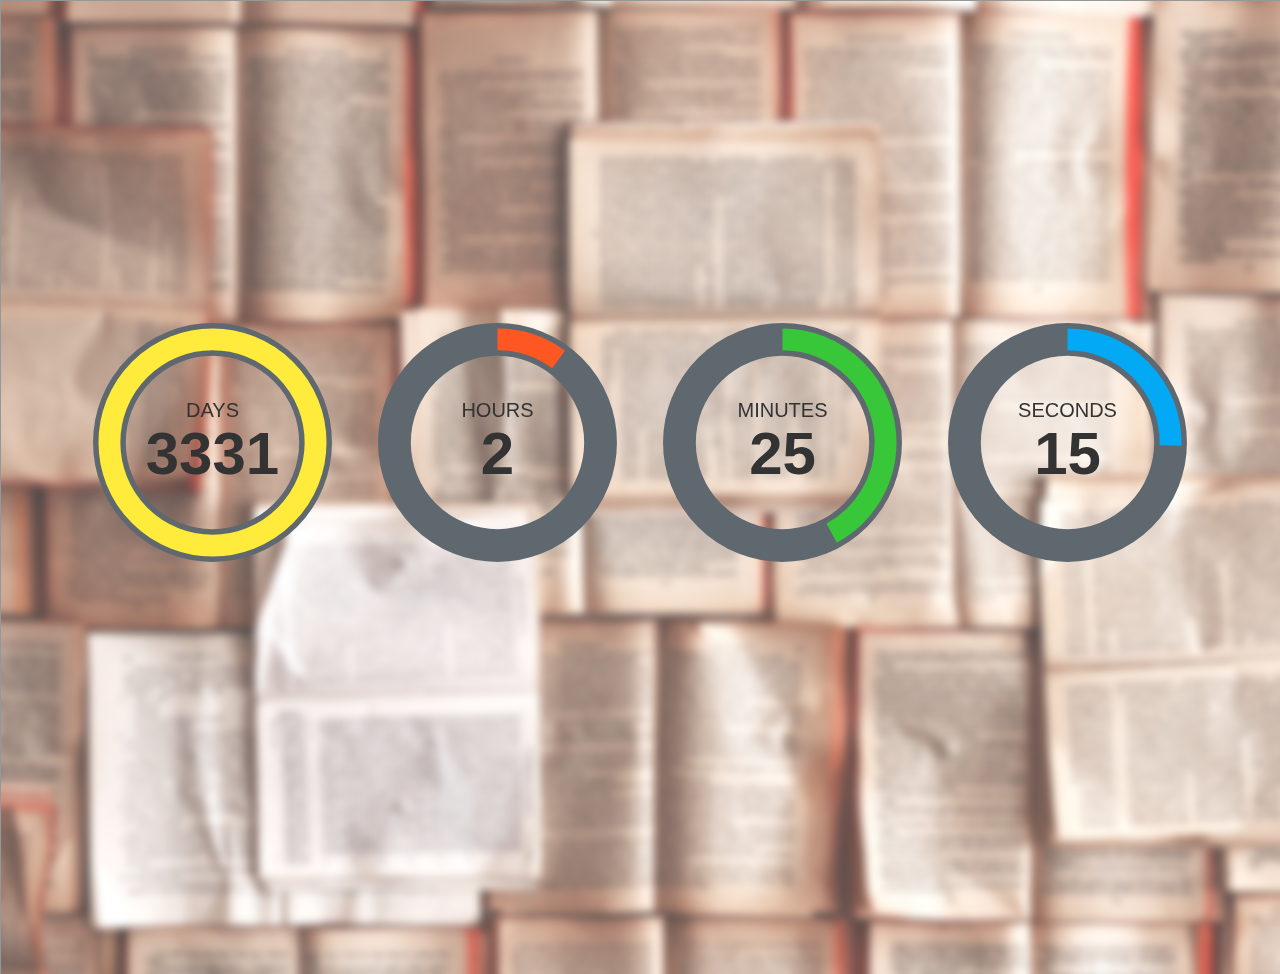
<file: timer/index.html>
<!DOCTYPE HTML>
<html>
<head>
	<script type="text/javascript" src="http://ajax.googleapis.com/ajax/libs/jquery/1.10.2/jquery.min.js"></script>
	<link rel="stylesheet" href="http://netdna.bootstrapcdn.com/bootstrap/3.0.0/css/bootstrap.min.css">
	<script type="text/javascript" src="inc/TimeCircles.js"></script>
	<link rel="stylesheet" href="inc/TimeCircles.css" />
</head>
<body>
	<div class="headerbg">
		<div class="container">
			<div class="row">
				<div class="col-sm-12">
					<div id="DateCountdown" data-date="2017-06-12 10:00:00" style="width: 100%;"></div>
				</div>
			</div>
			<script>
				$("#DateCountdown").TimeCircles({
					"animation": "smooth",
					"bg_width": 1.5,
					"fg_width": 0.07666666666666666,
					"circle_bg_color": "#60686F",
					"time": {
						"Days": {
							"text": "Days",
							"color": "#FFEB3B",
							"show": true
						},
						"Hours": {
							"text": "Hours",
							"color": "#FF5722",
							"show": true
						},
						"Minutes": {
							"text": "Minutes",
							"color": "#38c738",
							"show": true
						},
						"Seconds": {
							"text": "Seconds",
							"color": "#03A9F4",
							"show": true
						}
					}
				});

			</script>  
		</div>     
	</body>
	</html>
</file>
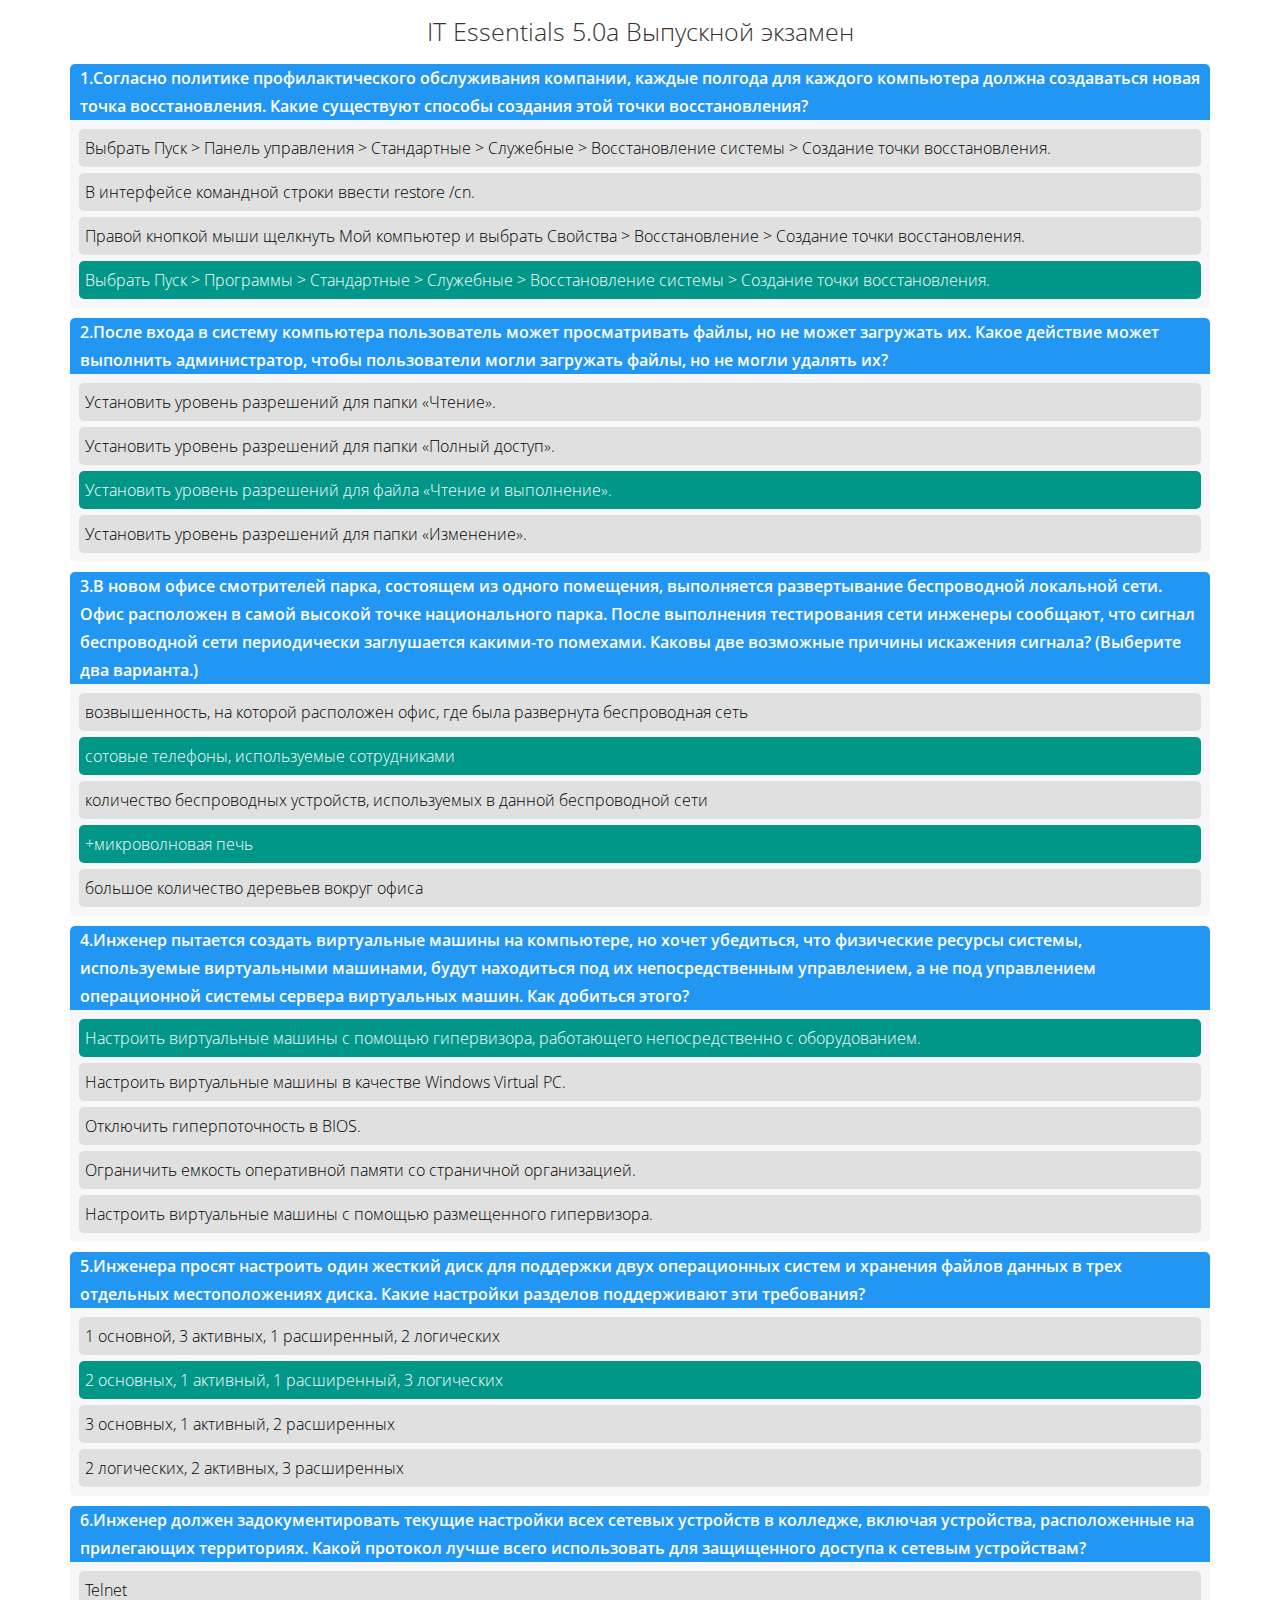
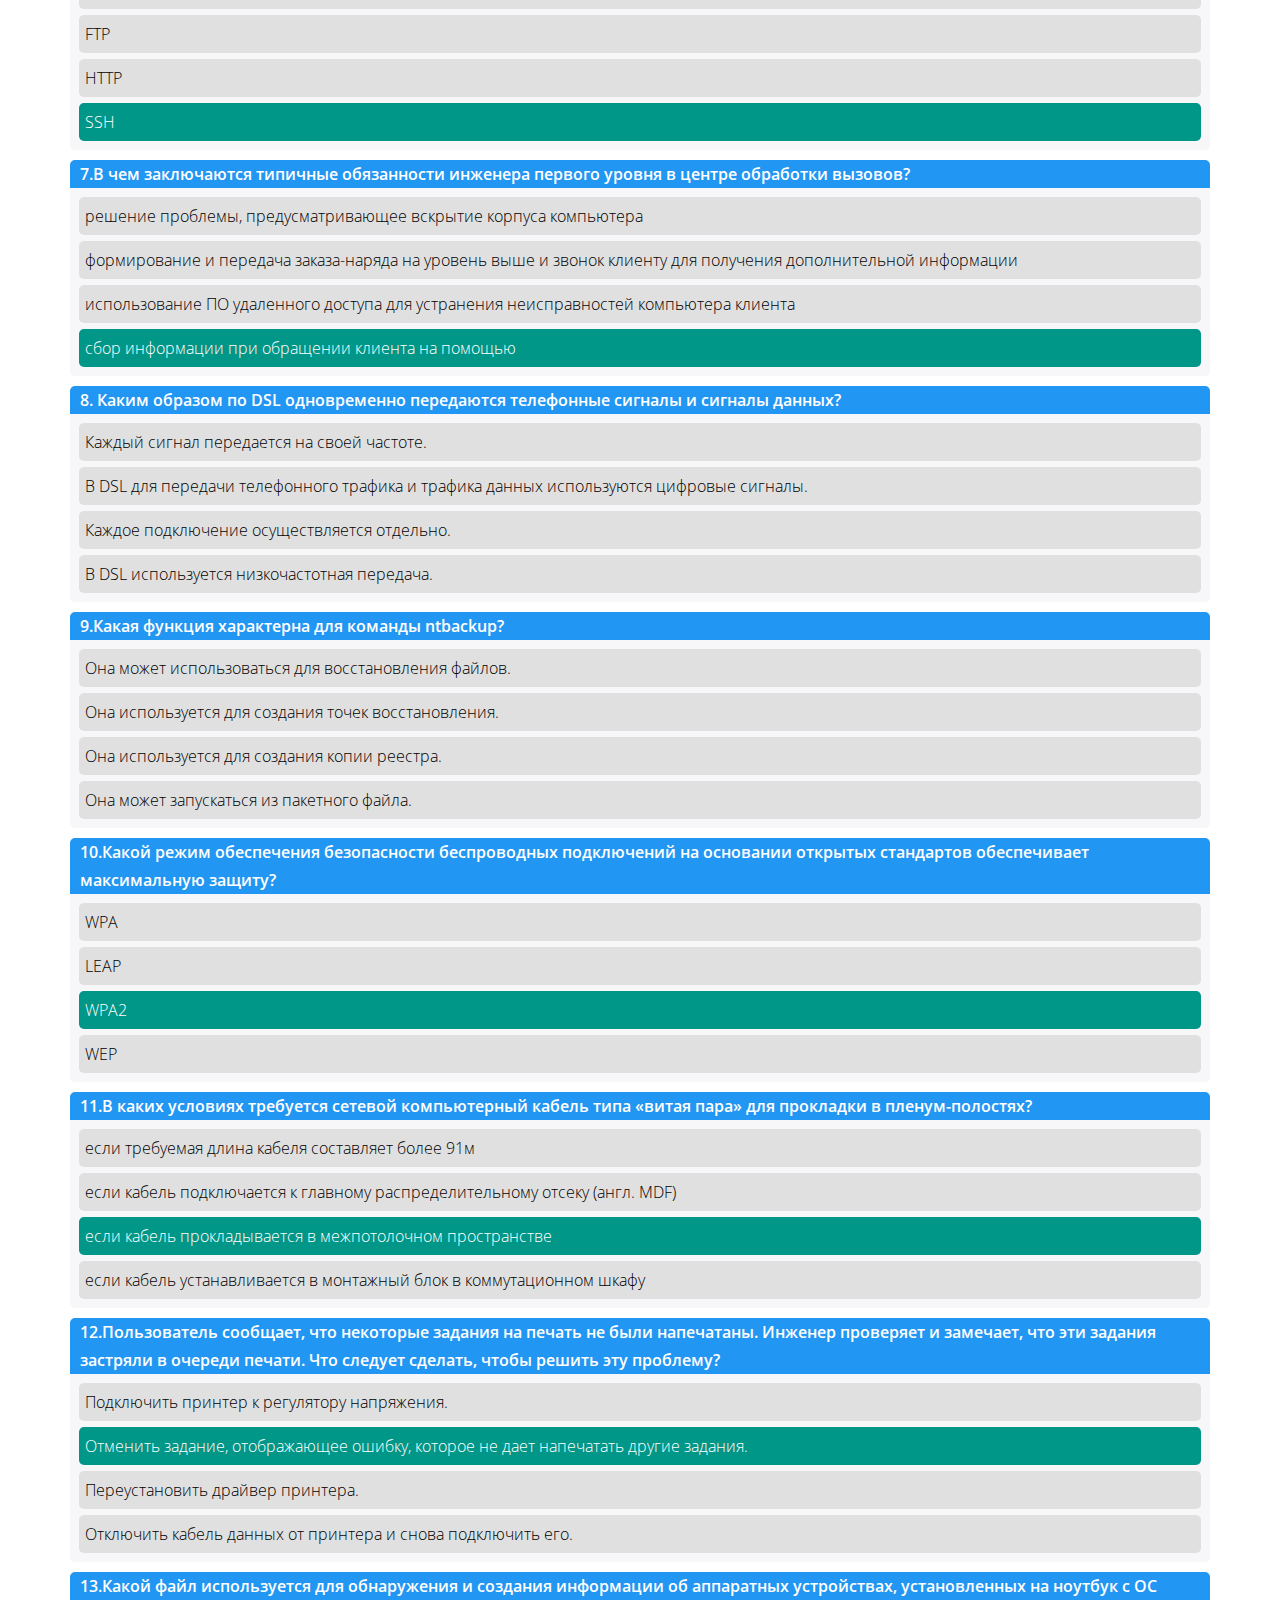
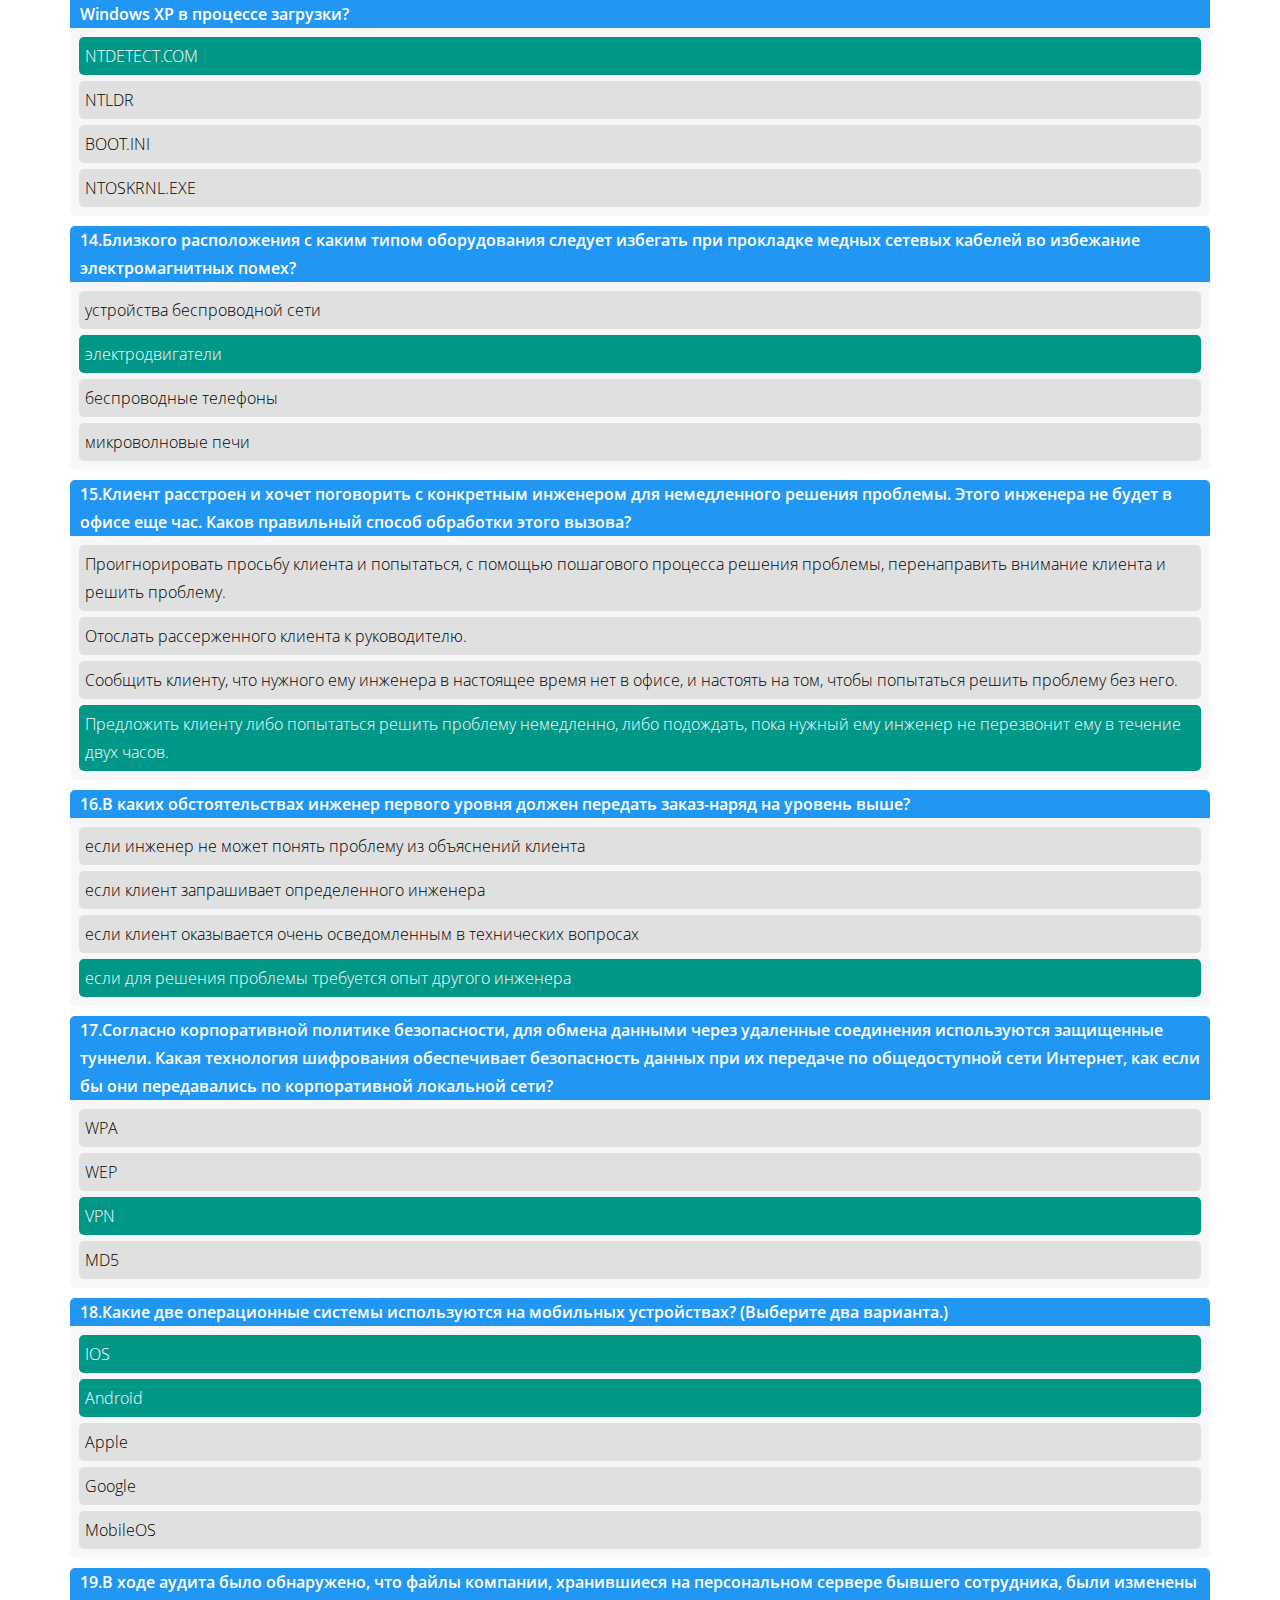
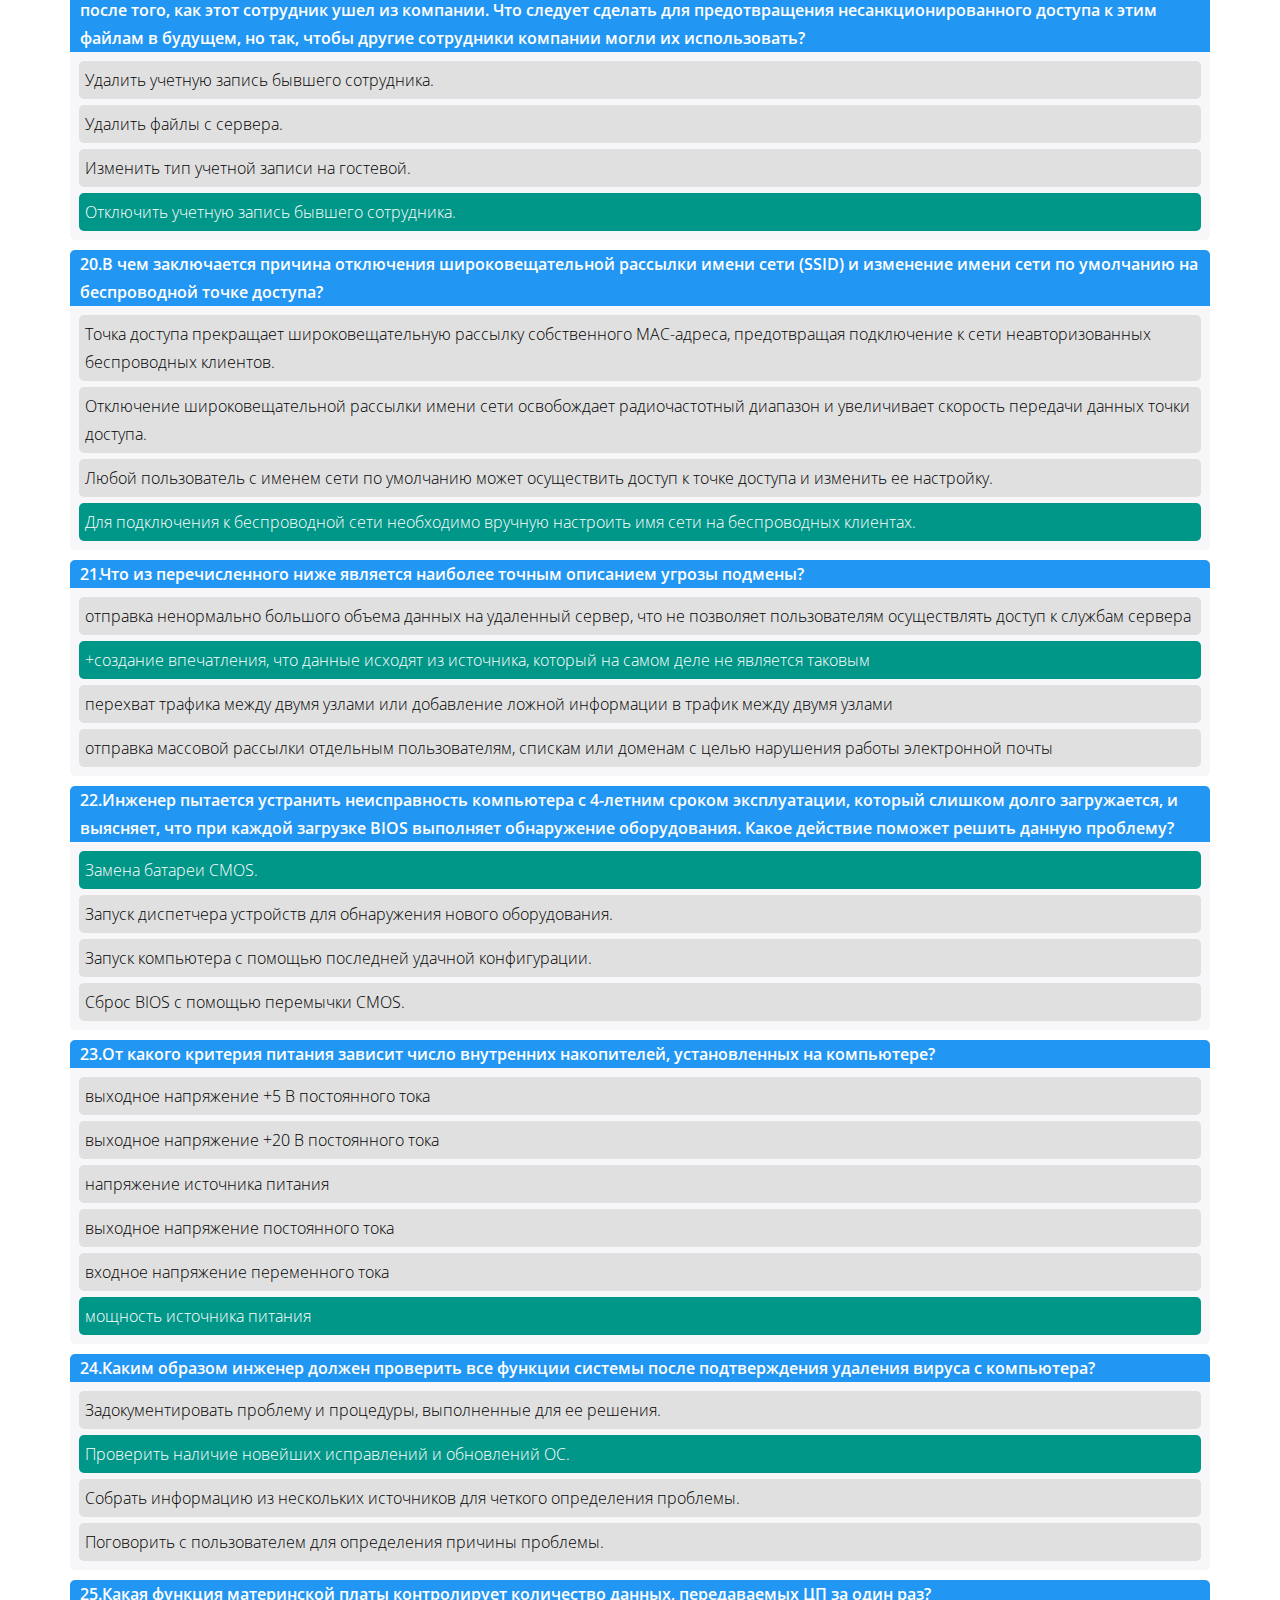
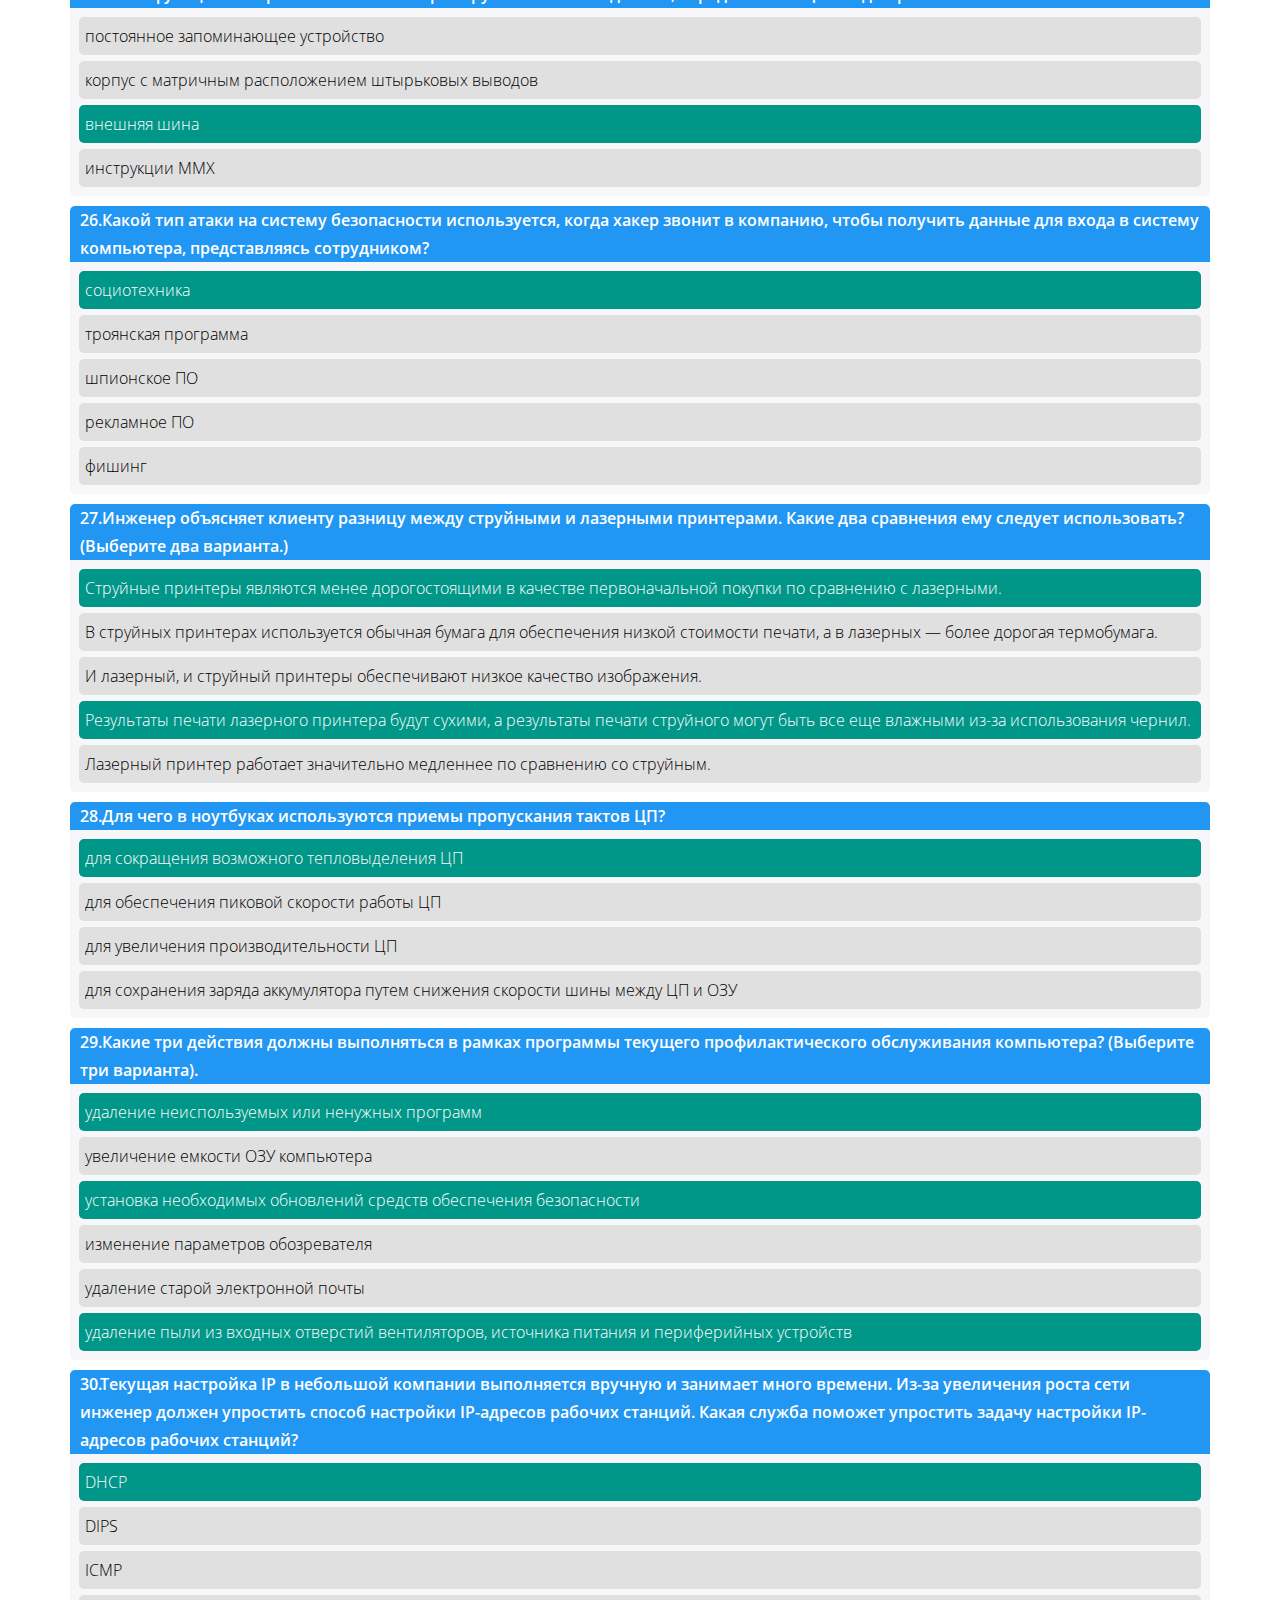
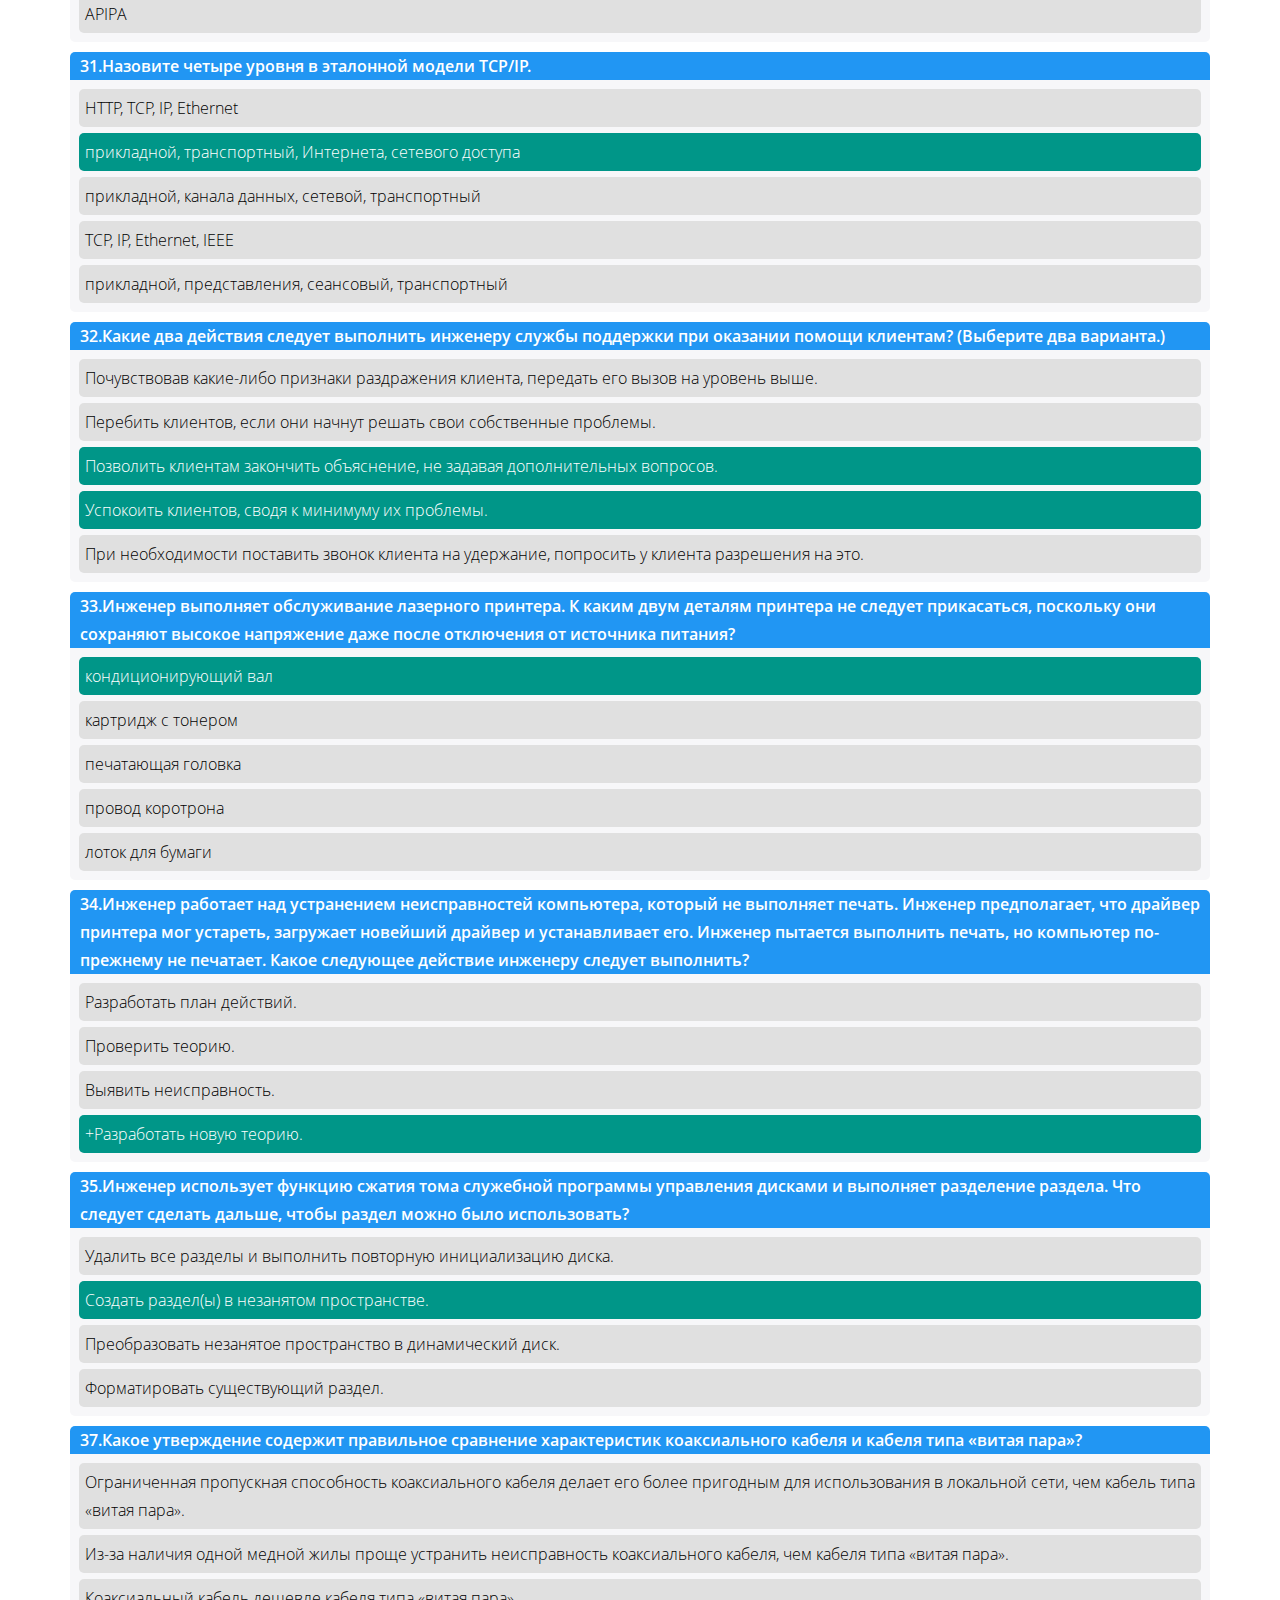
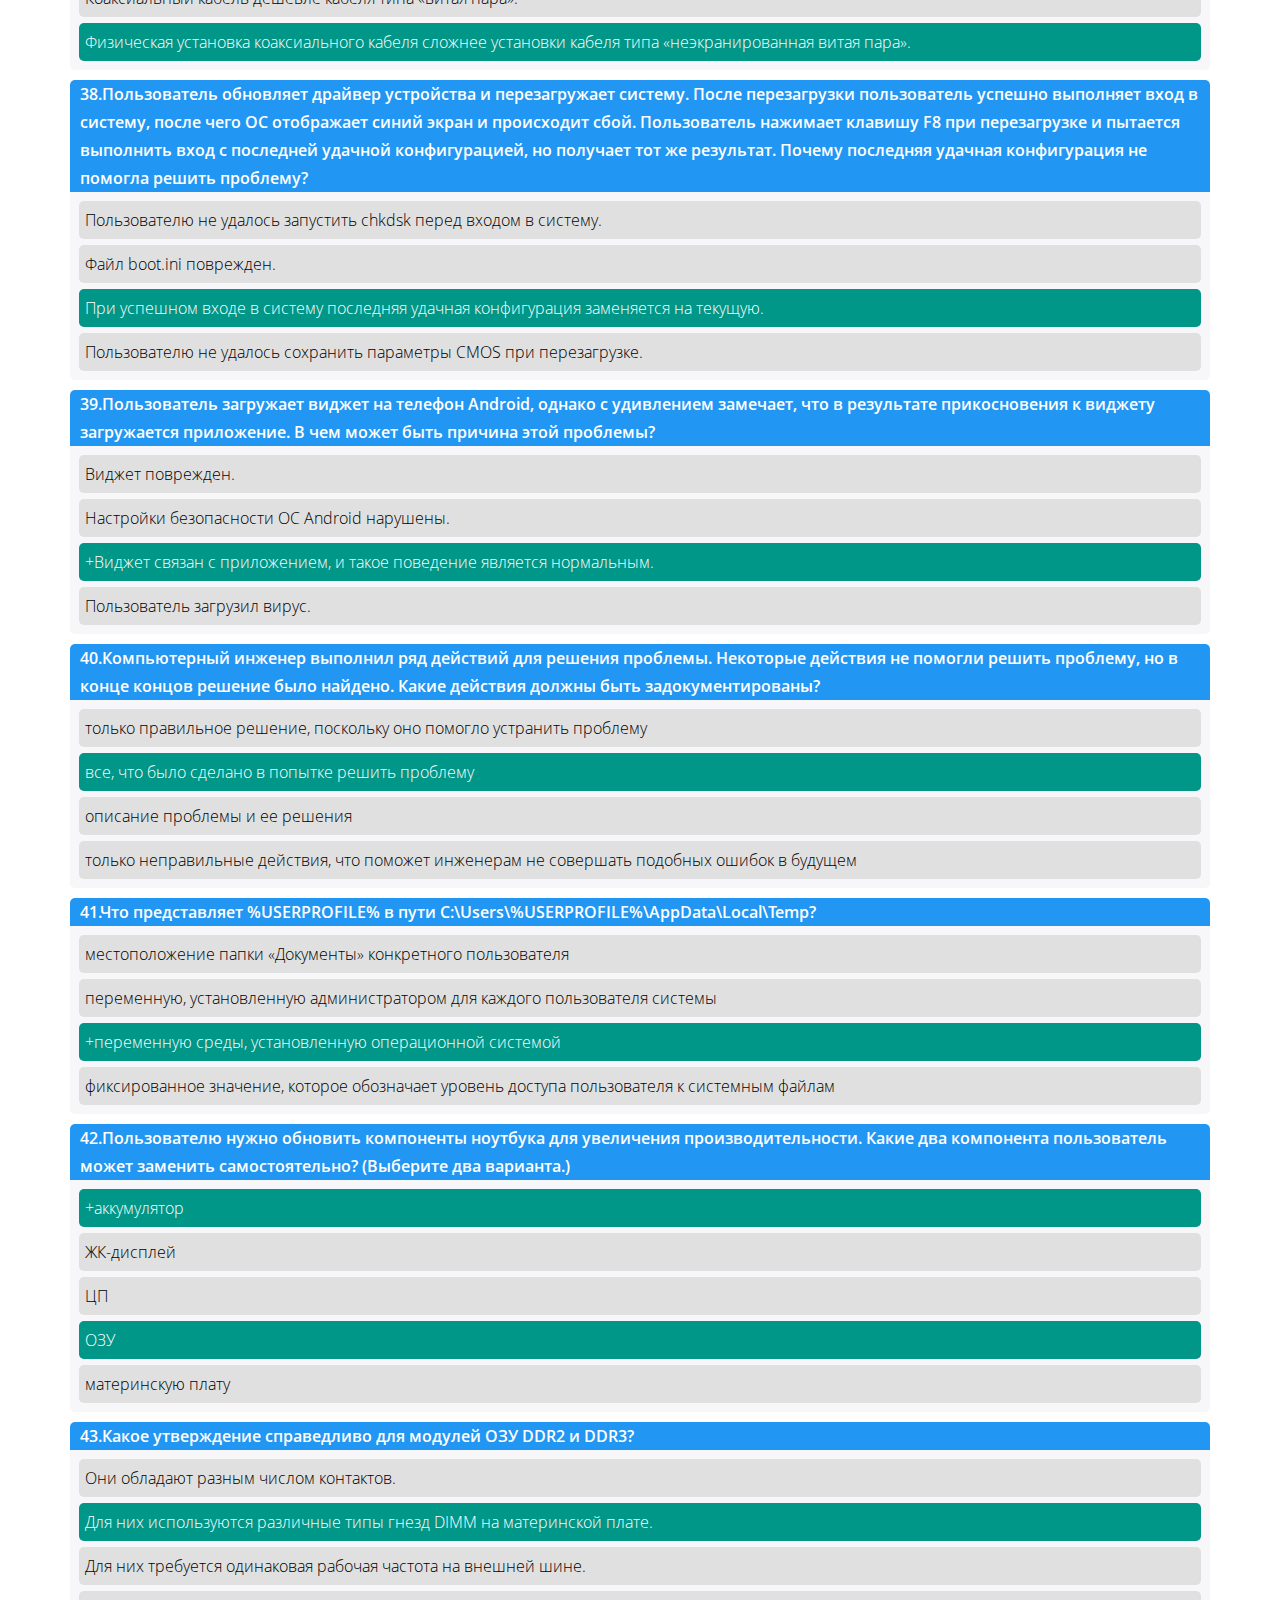
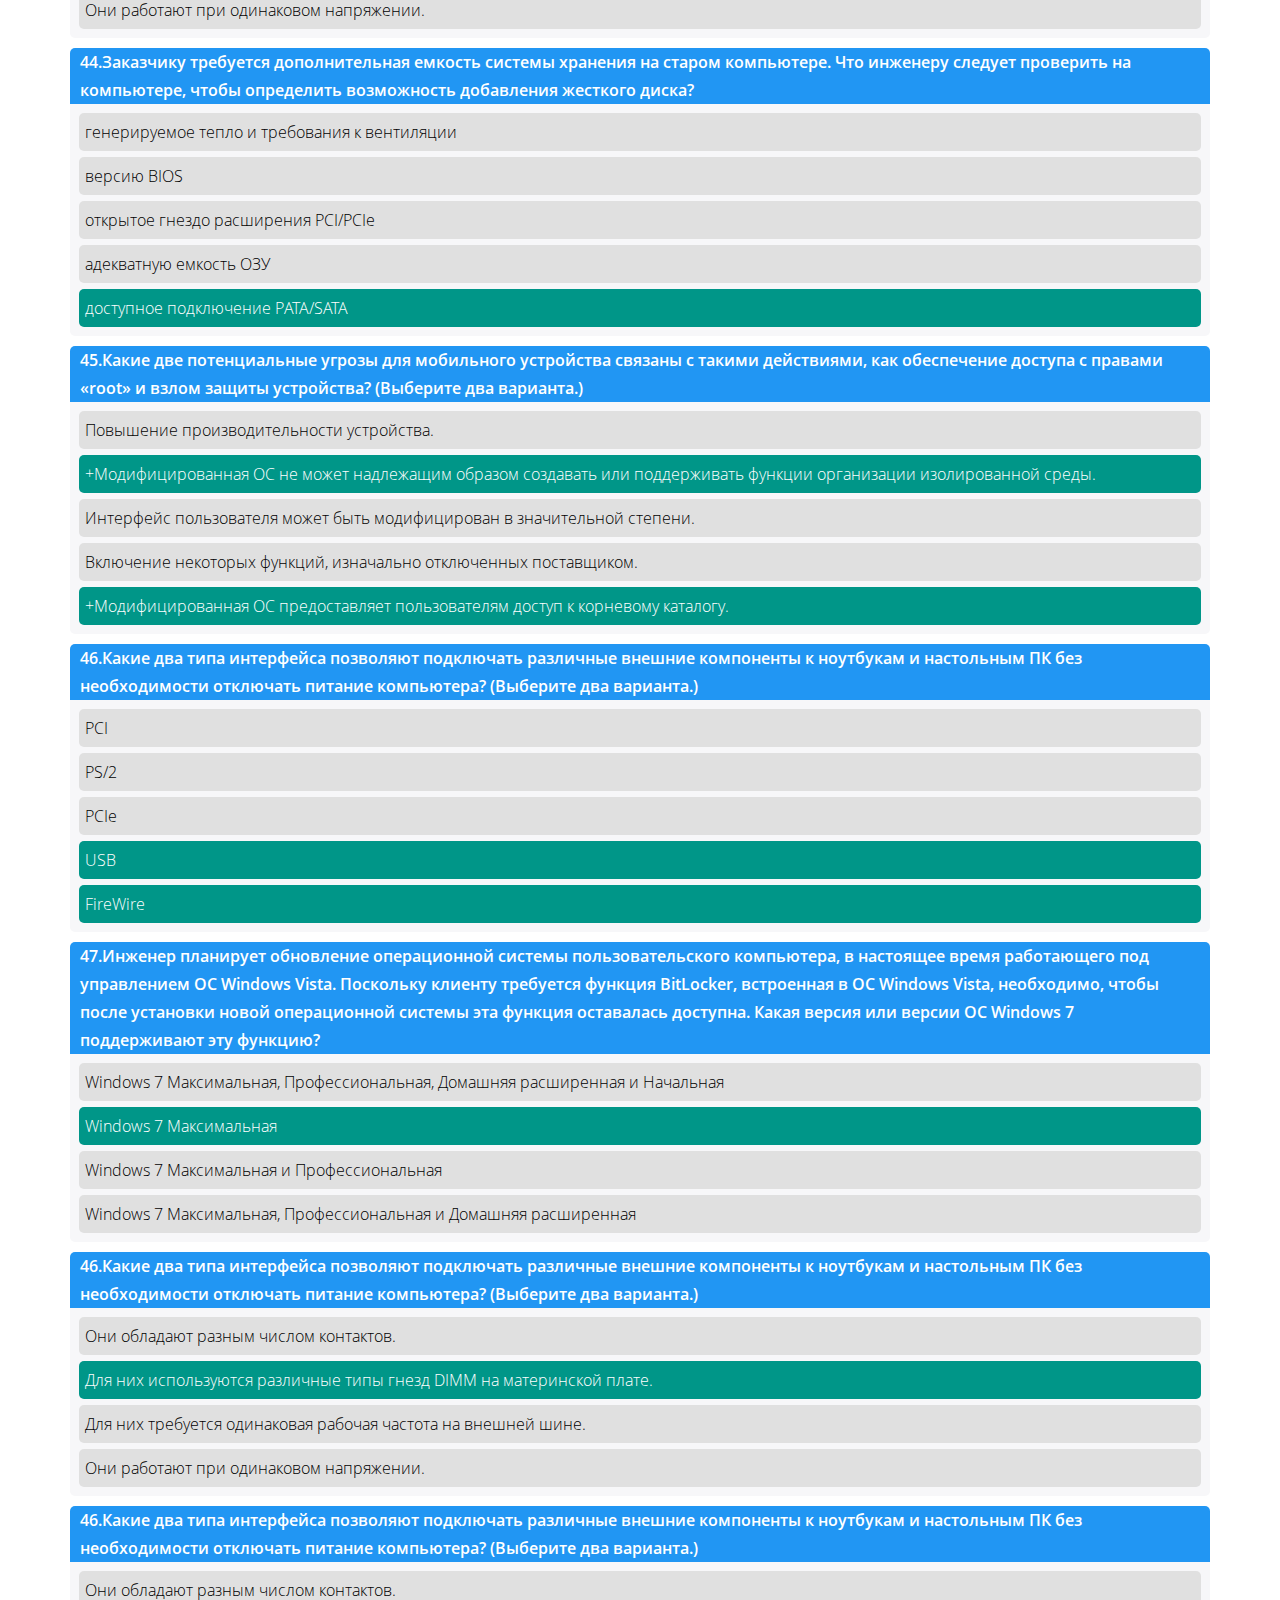
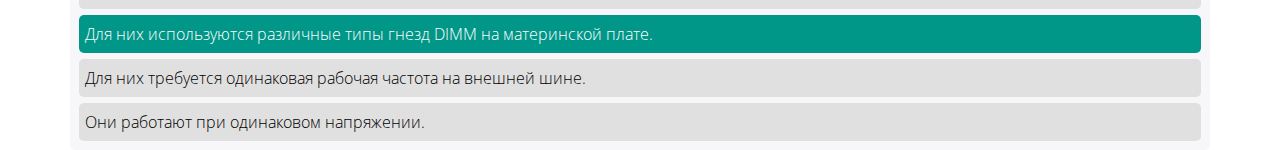
<file: demos/cisco/index.html>
<!DOCTYPE html>
<html lang="ru">

<head>

	<meta charset="utf-8">

	<title>Title</title>
	<meta name="description" content="">

	<meta http-equiv="X-UA-Compatible" content="IE=edge">
	<meta name="viewport" content="width=device-width, initial-scale=1, maximum-scale=1">

	<meta property="og:image" content="path/to/image.jpg">
	<link rel="shortcut icon" href="img/favicon/favicon.ico" type="image/x-icon">
	<link rel="apple-touch-icon" href="img/favicon/apple-touch-icon.png">
	<link rel="apple-touch-icon" sizes="72x72" href="img/favicon/apple-touch-icon-72x72.png">
	<link rel="apple-touch-icon" sizes="114x114" href="img/favicon/apple-touch-icon-114x114.png">

	<!-- Chrome, Firefox OS and Opera -->
	<meta name="theme-color" content="#000">
	<!-- Windows Phone -->
	<meta name="msapplication-navbutton-color" content="#000">
	<!-- iOS Safari -->
	<meta name="apple-mobile-web-app-status-bar-style" content="#000">

	<style>body { opacity: 0; overflow-x: hidden; } html { background-color: #fff; }</style>

</head>

<body>

	<div class="container">
		<div class="row">
			<div class="col-lg-12">
				<div class="header-text">IT Essentials 5.0a Выпускной экзамен</div>
			</div>			
		</div>
	</div>
	<div class="container">
		<div class="row">
			<div class="col-lg-12">
				<div class="question">
					<div class="question-text">1.Согласно политике профилактического обслуживания компании, каждые полгода для каждого компьютера должна создаваться новая точка восстановления. Какие существуют способы создания этой точки восстановления?</div>
				</div>
				<div class="block">
					<div class="text-block">
						<div class="pad-block">
							<div class="text-false">Выбрать Пуск > Панель управления > Стандартные > Служебные > Восстановление системы > Создание точки восстановления. </div>
						</div>
						<div class="pad-block">
							<div class="text-false">В интерфейсе командной строки ввести restore /cn. </div>
						</div>
						<div class="pad-block">
							<div class="text-false">Правой кнопкой мыши щелкнуть Мой компьютер и выбрать Свойства > Восстановление > Создание точки восстановления. </div>
						</div>
						<div class="text-true">Выбрать Пуск > Программы > Стандартные > Служебные > Восстановление системы > Создание точки восстановления.</div>
					</div>
				</div>
			</div>			
		</div>
	</div>
	<div class="container">
		<div class="row">
			<div class="col-lg-12">
				<div class="question">
					<div class="question-text">2.После входа в систему компьютера пользователь может просматривать файлы, но не может загружать их. Какое действие может выполнить администратор, чтобы пользователи могли загружать файлы, но не могли удалять их?</div>
				</div>
				<div class="block">
					<div class="text-block">
						<div class="pad-block">
							<div class="text-false">Установить уровень разрешений для папки «Чтение».</div>
						</div>
						<div class="pad-block">
							<div class="text-false">Установить уровень разрешений для папки «Полный доступ».</div>
						</div>
						<div class="pad-block">
							<div class="text-true">Установить уровень разрешений для файла «Чтение и выполнение».</div>
						</div>
						<div class="text-false">Установить уровень разрешений для папки «Изменение».</div>
					</div>
				</div>
			</div>			
		</div>
	</div>
	<div class="container">
		<div class="row">
			<div class="col-lg-12">
				<div class="question">
					<div class="question-text">3.В новом офисе смотрителей парка, состоящем из одного помещения, выполняется развертывание беспроводной локальной сети. Офис расположен в самой высокой точке национального парка. После выполнения тестирования сети инженеры сообщают, что сигнал беспроводной сети периодически заглушается какими-то помехами. Каковы две возможные причины искажения сигнала? (Выберите два варианта.)</div>
				</div>
				<div class="block">
					<div class="text-block">
						<div class="pad-block">
							<div class="text-false">возвышенность, на которой расположен офис, где была развернута беспроводная сеть</div>
						</div>
						<div class="pad-block">
							<div class="text-true">сотовые телефоны, используемые сотрудниками</div>
						</div>
						<div class="pad-block">
							<div class="text-false">количество беспроводных устройств, используемых в данной беспроводной сети</div>
						</div>
						<div class="pad-block">
							<div class="text-true">+микроволновая печь </div>
						</div>
						<div class="text-false">большое количество деревьев вокруг офиса</div>
					</div>
				</div>
			</div>			
		</div>
	</div>
	<div class="container">
		<div class="row">
			<div class="col-lg-12">
				<div class="question">
					<div class="question-text">4.Инженер пытается создать виртуальные машины на компьютере, но хочет убедиться, что физические ресурсы системы, используемые виртуальными машинами, будут находиться под их непосредственным управлением, а не под управлением операционной системы сервера виртуальных машин. Как добиться этого?</div>
				</div>
				<div class="block">
					<div class="text-block">
						<div class="pad-block">
							<div class="text-true">Настроить виртуальные машины с помощью гипервизора, работающего непосредственно с оборудованием.</div>
						</div>
						<div class="pad-block">
							<div class="text-false">Настроить виртуальные машины в качестве Windows Virtual PC.</div>
						</div>
						<div class="pad-block">
							<div class="text-false">Отключить гиперпоточность в BIOS.</div>
						</div>
						<div class="pad-block">
							<div class="text-false">Ограничить емкость оперативной памяти со страничной организацией.</div>
						</div>
						<div class="text-false">Настроить виртуальные машины с помощью размещенного гипервизора.</div>
					</div>
				</div>
			</div>			
		</div>
	</div>
	<div class="container">
		<div class="row">
			<div class="col-lg-12">
				<div class="question">
					<div class="question-text">5.Инженера просят настроить один жесткий диск для поддержки двух операционных систем и хранения файлов данных в трех отдельных местоположениях диска. Какие настройки разделов поддерживают эти требования?</div>
				</div>
				<div class="block">
					<div class="text-block">
						<div class="pad-block">
							<div class="text-false">1 основной, 3 активных, 1 расширенный, 2 логических</div>
						</div>
						<div class="pad-block">
							<div class="text-true">2 основных, 1 активный, 1 расширенный, 3 логических</div>
						</div>
						<div class="pad-block">
							<div class="text-false">3 основных, 1 активный, 2 расширенных</div>
						</div>
						<div class="text-false">2 логических, 2 активных, 3 расширенных</div>
					</div>
				</div>
			</div>			
		</div>
	</div>
	<div class="container">
		<div class="row">
			<div class="col-lg-12">
				<div class="question">
					<div class="question-text">6.Инженер должен задокументировать текущие настройки всех сетевых устройств в колледже, включая устройства, расположенные на прилегающих территориях. Какой протокол лучше всего использовать для защищенного доступа к сетевым устройствам?</div>
				</div>
				<div class="block">
					<div class="text-block">
						<div class="pad-block">
							<div class="text-false">Telnet</div>
						</div>
						<div class="pad-block">
							<div class="text-false">FTP</div>
						</div>
						<div class="pad-block">
							<div class="text-false">HTTP</div>
						</div>
						<div class="text-true">SSH</div>
					</div>
				</div>
			</div>
		</div>
	</div>
	<div class="container">
		<div class="row">
			<div class="col-lg-12">
				<div class="question">
					<div class="question-text">7.В чем заключаются типичные обязанности инженера первого уровня в центре обработки вызовов?</div>
				</div>
				<div class="block">
					<div class="text-block">
						<div class="pad-block">
							<div class="text-false">решение проблемы, предусматривающее вскрытие корпуса компьютера</div>
						</div>
						<div class="pad-block">
							<div class="text-false">формирование и передача заказа-наряда на уровень выше и звонок клиенту для получения дополнительной информации</div>
						</div>
						<div class="pad-block">
							<div class="text-false">использование ПО удаленного доступа для устранения неисправностей компьютера клиента</div>
						</div>
						<div class="text-true">сбор информации при обращении клиента на помощью</div>
					</div>
				</div>
			</div>			
		</div>
	</div>
	<div class="container">
		<div class="row">
			<div class="col-lg-12">
				<div class="question">
					<div class="question-text">8. Каким образом по DSL одновременно передаются телефонные сигналы и сигналы данных?</div>
				</div>
				<div class="block">
					<div class="text-block">
						<div class="pad-block">
							<div class="text-false">Каждый сигнал передается на своей частоте.</div>
						</div>
						<div class="pad-block">
							<div class="text-false">В DSL для передачи телефонного трафика и трафика данных используются цифровые сигналы.</div>
						</div>
						<div class="pad-block">
							<div class="text-false">Каждое подключение осуществляется отдельно.</div>
						</div>
						<div class="text-false">В DSL используется низкочастотная передача.</div>
					</div>
				</div>
			</div>			
		</div>
	</div>
	<div class="container">
		<div class="row">
			<div class="col-lg-12">
				<div class="question">
					<div class="question-text">9.Какая функция характерна для команды ntbackup?</div>
				</div>
				<div class="block">
					<div class="text-block">
						<div class="pad-block">
							<div class="text-false">Она может использоваться для восстановления файлов.</div>
						</div>
						<div class="pad-block">
							<div class="text-false">Она используется для создания точек восстановления.</div>
						</div>
						<div class="pad-block">
							<div class="text-false">Она используется для создания копии реестра.</div>
						</div>
						<div class="text-false">Она может запускаться из пакетного файла.</div>
					</div>
				</div>
			</div>			
		</div>
	</div>
	<div class="container">
		<div class="row">
			<div class="col-lg-12">
				<div class="question">
					<div class="question-text">10.Какой режим обеспечения безопасности беспроводных подключений на основании открытых стандартов обеспечивает максимальную защиту?</div>
				</div>
				<div class="block">
					<div class="text-block">
						<div class="pad-block">
							<div class="text-false">WPA</div>
						</div>
						<div class="pad-block">
							<div class="text-false">LEAP</div>
						</div>
						<div class="pad-block">
							<div class="text-true">WPA2</div>
						</div>
						<div class="text-false">WEP</div>
					</div>
				</div>
			</div>			
		</div>
	</div>
	<div class="container">
		<div class="row">
			<div class="col-lg-12">
				<div class="question">
					<div class="question-text">11.В каких условиях требуется сетевой компьютерный кабель типа «витая пара» для прокладки в пленум-полостях?</div>
				</div>
				<div class="block">
					<div class="text-block">
						<div class="pad-block">
							<div class="text-false">если требуемая длина кабеля составляет более 91м</div>
						</div>
						<div class="pad-block">
							<div class="text-false">если кабель подключается к главному распределительному отсеку (англ. MDF)</div>
						</div>
						<div class="pad-block">
							<div class="text-true">если кабель прокладывается в межпотолочном пространстве</div>
						</div>
						<div class="text-false">если кабель устанавливается в монтажный блок в коммутационном шкафу</div>
					</div>
				</div>
			</div>			
		</div>
	</div>
	<div class="container">
		<div class="row">
			<div class="col-lg-12">
				<div class="question">
					<div class="question-text">12.Пользователь сообщает, что некоторые задания на печать не были напечатаны. Инженер проверяет и замечает, что эти задания застряли в очереди печати. Что следует сделать, чтобы решить эту проблему?</div>
				</div>
				<div class="block">
					<div class="text-block">
						<div class="pad-block">
							<div class="text-false">Подключить принтер к регулятору напряжения.</div>
						</div>
						<div class="pad-block">
							<div class="text-true">Отменить задание, отображающее ошибку, которое не дает напечатать другие задания.</div>
						</div>
						<div class="pad-block">
							<div class="text-false">Переустановить драйвер принтера.</div>
						</div>
						<div class="text-false">Отключить кабель данных от принтера и снова подключить его.</div>
					</div>
				</div>
			</div>			
		</div>
	</div>
	<div class="container">
		<div class="row">
			<div class="col-lg-12">
				<div class="question">
					<div class="question-text">13.Какой файл используется для обнаружения и создания информации об аппаратных устройствах, установленных на ноутбук с ОС Windows XP в процессе загрузки?</div>
				</div>
				<div class="block">
					<div class="text-block">
						<div class="pad-block">
							<div class="text-true">NTDETECT.COM</div>
						</div>
						<div class="pad-block">
							<div class="text-false">NTLDR</div>
						</div>
						<div class="pad-block">
							<div class="text-false">BOOT.INI </div>
						</div>
						<div class="text-false">NTOSKRNL.EXE</div>
					</div>
				</div>
			</div>			
		</div>
	</div>
	<div class="container">
		<div class="row">
			<div class="col-lg-12">
				<div class="question">
					<div class="question-text">14.Близкого расположения с каким типом оборудования следует избегать при прокладке медных сетевых кабелей во избежание электромагнитных помех?</div>
				</div>
				<div class="block">
					<div class="text-block">
						<div class="pad-block">
							<div class="text-false">устройства беспроводной сети</div>
						</div>
						<div class="pad-block">
							<div class="text-true">электродвигатели </div>
						</div>
						<div class="pad-block">
							<div class="text-false">беспроводные телефоны</div>
						</div>
						<div class="text-false">микроволновые печи</div>
					</div>
				</div>
			</div>			
		</div>
	</div>
	<div class="container">
		<div class="row">
			<div class="col-lg-12">
				<div class="question">
					<div class="question-text">15.Клиент расстроен и хочет поговорить с конкретным инженером для немедленного решения проблемы. Этого инженера не будет в офисе еще час. Каков правильный способ обработки этого вызова?</div>
				</div>
				<div class="block">
					<div class="text-block">
						<div class="pad-block">
							<div class="text-false">Проигнорировать просьбу клиента и попытаться, с помощью пошагового процесса решения проблемы, перенаправить внимание клиента и решить проблему.</div>
						</div>
						<div class="pad-block">
							<div class="text-false">Отослать рассерженного клиента к руководителю.</div>
						</div>
						<div class="pad-block">
							<div class="text-false">Сообщить клиенту, что нужного ему инженера в настоящее время нет в офисе, и настоять на том, чтобы попытаться решить проблему без него.</div>
						</div>
						<div class="text-true">Предложить клиенту либо попытаться решить проблему немедленно, либо подождать, пока нужный ему инженер не перезвонит ему в течение двух часов.</div>
					</div>
				</div>
			</div>			
		</div>
	</div>
	<div class="container">
		<div class="row">
			<div class="col-lg-12">
				<div class="question">
					<div class="question-text">16.В каких обстоятельствах инженер первого уровня должен передать заказ-наряд на уровень выше?</div>
				</div>
				<div class="block">
					<div class="text-block">
						<div class="pad-block">
							<div class="text-false">если инженер не может понять проблему из объяснений клиента</div>
						</div>
						<div class="pad-block">
							<div class="text-false">если клиент запрашивает определенного инженера</div>
						</div>
						<div class="pad-block">
							<div class="text-false">если клиент оказывается очень осведомленным в технических вопросах</div>
						</div>
						<div class="text-true">если для решения проблемы требуется опыт другого инженера</div>
					</div>
				</div>
			</div>
		</div>
	</div>
	<div class="container">
		<div class="row">
			<div class="col-lg-12">
				<div class="question">
					<div class="question-text">17.Согласно корпоративной политике безопасности, для обмена данными через удаленные соединения используются защищенные туннели. Какая технология шифрования обеспечивает безопасность данных при их передаче по общедоступной сети Интернет, как если бы они передавались по корпоративной локальной сети?</div>
				</div>
				<div class="block">
					<div class="text-block">
						<div class="pad-block">
							<div class="text-false">WPA</div>
						</div>
						<div class="pad-block">
							<div class="text-false">WEP</div>
						</div>
						<div class="pad-block">
							<div class="text-true">VPN</div>
						</div>
						<div class="text-false">MD5</div>
					</div>
				</div>
			</div>
		</div>
	</div>
	<div class="container">
		<div class="row">
			<div class="col-lg-12">
				<div class="question">
					<div class="question-text">18.Какие две операционные системы используются на мобильных устройствах? (Выберите два варианта.)</div>
				</div>
				<div class="block">
					<div class="text-block">
						<div class="pad-block">
							<div class="text-true">IOS</div>
						</div>
						<div class="pad-block">
							<div class="text-true">Android</div>
						</div>
						<div class="pad-block">
							<div class="text-false">Apple</div>
						</div>
						<div class="pad-block">
							<div class="text-false">Google</div>
						</div>
						<div class="text-false">MobileOS</div>
					</div>
				</div>
			</div>			
		</div>
	</div>
	<div class="container">
		<div class="row">
			<div class="col-lg-12">
				<div class="question">
					<div class="question-text">19.В ходе аудита было обнаружено, что файлы компании, хранившиеся на персональном сервере бывшего сотрудника, были изменены после того, как этот сотрудник ушел из компании. Что следует сделать для предотвращения несанкционированного доступа к этим файлам в будущем, но так, чтобы другие сотрудники компании могли их использовать?</div>
				</div>
				<div class="block">
					<div class="text-block">
						<div class="pad-block">
							<div class="text-false">Удалить учетную запись бывшего сотрудника.</div>
						</div>
						<div class="pad-block">
							<div class="text-false">Удалить файлы с сервера.</div>
						</div>
						<div class="pad-block">
							<div class="text-false">Изменить тип учетной записи на гостевой.</div>
						</div>
						<div class="text-true">Отключить учетную запись бывшего сотрудника.</div>
					</div>
				</div>
			</div>			
		</div>
	</div>
	<div class="container">
		<div class="row">
			<div class="col-lg-12">
				<div class="question">
					<div class="question-text">20.В чем заключается причина отключения широковещательной рассылки имени сети (SSID) и изменение имени сети по умолчанию на беспроводной точке доступа?</div>
				</div>
				<div class="block">
					<div class="text-block">
						<div class="pad-block">
							<div class="text-false">Точка доступа прекращает широковещательную рассылку собственного MAC-адреса, предотвращая подключение к сети неавторизованных беспроводных клиентов.</div>
						</div>
						<div class="pad-block">
							<div class="text-false">Отключение широковещательной рассылки имени сети освобождает радиочастотный диапазон и увеличивает скорость передачи данных точки доступа.</div>
						</div>
						<div class="pad-block">
							<div class="text-false">Любой пользователь с именем сети по умолчанию может осуществить доступ к точке доступа и изменить ее настройку.</div>
						</div>
						<div class="text-true">Для подключения к беспроводной сети необходимо вручную настроить имя сети на беспроводных клиентах.</div>
					</div>
				</div>
			</div>			
		</div>
	</div>
	<div class="container">
		<div class="row">
			<div class="col-lg-12">
				<div class="question">
					<div class="question-text">21.Что из перечисленного ниже является наиболее точным описанием угрозы подмены?</div>
				</div>
				<div class="block">
					<div class="text-block">
						<div class="pad-block">
							<div class="text-false">отправка ненормально большого объема данных на удаленный сервер, что не позволяет пользователям осуществлять доступ к службам сервера</div>
						</div>
						<div class="pad-block">
							<div class="text-true">+создание впечатления, что данные исходят из источника, который на самом деле не является таковым</div>
						</div>
						<div class="pad-block">
							<div class="text-false">перехват трафика между двумя узлами или добавление ложной информации в трафик между двумя узлами</div>
						</div>
						<div class="text-false">отправка массовой рассылки отдельным пользователям, спискам или доменам с целью нарушения работы электронной почты</div>
					</div>
				</div>
			</div>			
		</div>
	</div>
	<div class="container">
		<div class="row">
			<div class="col-lg-12">
				<div class="question">
					<div class="question-text">22.Инженер пытается устранить неисправность компьютера с 4-летним сроком эксплуатации, который слишком долго загружается, и выясняет, что при каждой загрузке BIOS выполняет обнаружение оборудования. Какое действие поможет решить данную проблему?</div>
				</div>
				<div class="block">
					<div class="text-block">
						<div class="pad-block">
							<div class="text-true">Замена батареи CMOS.</div>
						</div>
						<div class="pad-block">
							<div class="text-false">Запуск диспетчера устройств для обнаружения нового оборудования.</div>
						</div>
						<div class="pad-block">
							<div class="text-false">Запуск компьютера с помощью последней удачной конфигурации.</div>
						</div>
						<div class="text-false">Сброс BIOS с помощью перемычки CMOS.</div>
					</div>
				</div>
			</div>			
		</div>
	</div>
	<div class="container">
		<div class="row">
			<div class="col-lg-12">
				<div class="question">
					<div class="question-text">23.От какого критерия питания зависит число внутренних накопителей, установленных на компьютере?</div>
				</div>
				<div class="block">
					<div class="text-block">
						<div class="pad-block">
							<div class="text-false">выходное напряжение +5 В постоянного тока</div>
						</div>
						<div class="pad-block">
							<div class="text-false">выходное напряжение +20 В постоянного тока</div>
						</div>
						<div class="pad-block">
							<div class="text-false">напряжение источника питания</div>
						</div>
						<div class="pad-block">
							<div class="text-false">выходное напряжение постоянного тока</div>
						</div>
						<div class="pad-block">
							<div class="text-false">входное напряжение переменного тока</div>
						</div>
						<div class="text-true">мощность источника питания</div>
					</div>
				</div>
			</div>			
		</div>
	</div>
	<div class="container">
		<div class="row">
			<div class="col-lg-12">
				<div class="question">
					<div class="question-text">24.Каким образом инженер должен проверить все функции системы после подтверждения удаления вируса с компьютера?</div>
				</div>
				<div class="block">
					<div class="text-block">
						<div class="pad-block">
							<div class="text-false">Задокументировать проблему и процедуры, выполненные для ее решения.</div>
						</div>
						<div class="pad-block">
							<div class="text-true">Проверить наличие новейших исправлений и обновлений ОС.</div>
						</div>
						<div class="pad-block">
							<div class="text-false">Собрать информацию из нескольких источников для четкого определения проблемы.</div>
						</div>
						<div class="text-false">Поговорить с пользователем для определения причины проблемы.</div>
					</div>
				</div>
			</div>			
		</div>
	</div>
	<div class="container">
		<div class="row">
			<div class="col-lg-12">
				<div class="question">
					<div class="question-text">25.Какая функция материнской платы контролирует количество данных, передаваемых ЦП за один раз?</div>
				</div>
				<div class="block">
					<div class="text-block">
						<div class="pad-block">
							<div class="text-false">постоянное запоминающее устройство</div>
						</div>
						<div class="pad-block">
							<div class="text-false">корпус с матричным расположением штырьковых выводов</div>
						</div>
						<div class="pad-block">
							<div class="text-true">внешняя шина</div>
						</div>
						<div class="text-false">инструкции MMX</div>
					</div>
				</div>
			</div>			
		</div>
	</div>
	<div class="container">
		<div class="row">
			<div class="col-lg-12">
				<div class="question">
					<div class="question-text">26.Какой тип атаки на систему безопасности используется, когда хакер звонит в компанию, чтобы получить данные для входа в систему компьютера, представляясь сотрудником?</div>
				</div>
				<div class="block">
					<div class="text-block">
						<div class="pad-block">
							<div class="text-true">социотехника</div>
						</div>
						<div class="pad-block">
							<div class="text-false">троянская программа</div>
						</div>
						<div class="pad-block">
							<div class="text-false">шпионское ПО</div>
						</div>
						<div class="pad-block">
							<div class="text-false">рекламное ПО</div>
						</div>
						<div class="text-false">фишинг</div>
					</div>
				</div>
			</div>			
		</div>
	</div>
	<div class="container">
		<div class="row">
			<div class="col-lg-12">
				<div class="question">
					<div class="question-text">27.Инженер объясняет клиенту разницу между струйными и лазерными принтерами. Какие два сравнения ему следует использовать? (Выберите два варианта.)</div>
				</div>
				<div class="block">
					<div class="text-block">
						<div class="pad-block">
							<div class="text-true">Струйные принтеры являются менее дорогостоящими в качестве первоначальной покупки по сравнению с лазерными.</div>
						</div>
						<div class="pad-block">
							<div class="text-false">В струйных принтерах используется обычная бумага для обеспечения низкой стоимости печати, а в лазерных — более дорогая термобумага.</div>
						</div>
						<div class="pad-block">
							<div class="text-false">И лазерный, и струйный принтеры обеспечивают низкое качество изображения.</div>
						</div>
						<div class="pad-block">
							<div class="text-true">Результаты печати лазерного принтера будут сухими, а результаты печати струйного могут быть все еще влажными из-за использования чернил.</div>
						</div>
						<div class="text-false">Лазерный принтер работает значительно медленнее по сравнению со струйным.</div>
					</div>
				</div>
			</div>			
		</div>
	</div>
	<div class="container">
		<div class="row">
			<div class="col-lg-12">
				<div class="question">
					<div class="question-text">28.Для чего в ноутбуках используются приемы пропускания тактов ЦП?</div>
				</div>
				<div class="block">
					<div class="text-block">
						<div class="pad-block">
							<div class="text-true">для сокращения возможного тепловыделения ЦП</div>
						</div>
						<div class="pad-block">
							<div class="text-false">для обеспечения пиковой скорости работы ЦП</div>
						</div>
						<div class="pad-block">
							<div class="text-false">для увеличения производительности ЦП</div>
						</div>
						<div class="text-false">для сохранения заряда аккумулятора путем снижения скорости шины между ЦП и ОЗУ</div>
					</div>
				</div>
			</div>			
		</div>
	</div>
	<div class="container">
		<div class="row">
			<div class="col-lg-12">
				<div class="question">
					<div class="question-text">29.Какие три действия должны выполняться в рамках программы текущего профилактического обслуживания компьютера? (Выберите три варианта).</div>
				</div>
				<div class="block">
					<div class="text-block">
						<div class="pad-block">
							<div class="text-true">удаление неиспользуемых или ненужных программ</div>
						</div>
						<div class="pad-block">
							<div class="text-false">увеличение емкости ОЗУ компьютера</div>
						</div>
						<div class="pad-block">
							<div class="text-true">установка необходимых обновлений средств обеспечения безопасности</div>
						</div>
						<div class="pad-block">
							<div class="text-false">изменение параметров обозревателя</div>
						</div>
						<div class="pad-block">
							<div class="text-false">удаление старой электронной почты</div>
						</div>
						<div class="text-true">удаление пыли из входных отверстий вентиляторов, источника питания и периферийных устройств</div>
					</div>
				</div>
			</div>			
		</div>
	</div>
	<div class="container">
		<div class="row">
			<div class="col-lg-12">
				<div class="question">
					<div class="question-text">30.Текущая настройка IP в небольшой компании выполняется вручную и занимает много времени. Из-за увеличения роста сети инженер должен упростить способ настройки IP-адресов рабочих станций. Какая служба поможет упростить задачу настройки IP-адресов рабочих станций?</div>
				</div>
				<div class="block">
					<div class="text-block">
						<div class="pad-block">
							<div class="text-true">DHCP</div>
						</div>
						<div class="pad-block">
							<div class="text-false">DIPS</div>
						</div>
						<div class="pad-block">
							<div class="text-false">ICMP</div>
						</div>
						<div class="text-false">APIPA</div>
					</div>
				</div>
			</div>			
		</div>
	</div>
	<div class="container">
		<div class="row">
			<div class="col-lg-12">
				<div class="question">
					<div class="question-text">31.Назовите четыре уровня в эталонной модели TCP/IP.</div>
				</div>
				<div class="block">
					<div class="text-block">
						<div class="pad-block">
							<div class="text-false">HTTP, TCP, IP, Ethernet</div>
						</div>
						<div class="pad-block">
							<div class="text-true">прикладной, транспортный, Интернета, сетевого доступа</div>
						</div>
						<div class="pad-block">
							<div class="text-false">прикладной, канала данных, сетевой, транспортный</div>
						</div>
						<div class="pad-block">
							<div class="text-false">TCP, IP, Ethernet, IEEE</div>
						</div>
						<div class="text-false">прикладной, представления, сеансовый, транспортный</div>
					</div>
				</div>
			</div>
		</div>
	</div>
	<div class="container">
		<div class="row">
			<div class="col-lg-12">
				<div class="question">
					<div class="question-text">32.Какие два действия следует выполнить инженеру службы поддержки при оказании помощи клиентам? (Выберите два варианта.)</div>
				</div>
				<div class="block">
					<div class="text-block">
						<div class="pad-block">
							<div class="text-false">Почувствовав какие-либо признаки раздражения клиента, передать его вызов на уровень выше.</div>
						</div>
						<div class="pad-block">
							<div class="text-false">Перебить клиентов, если они начнут решать свои собственные проблемы.</div>
						</div>
						<div class="pad-block">
							<div class="text-true">Позволить клиентам закончить объяснение, не задавая дополнительных вопросов.</div>
						</div>
						<div class="pad-block">
							<div class="text-true">Успокоить клиентов, сводя к минимуму их проблемы.</div>
						</div>
						<div class="text-false">При необходимости поставить звонок клиента на удержание, попросить у клиента разрешения на это.</div>
					</div>
				</div>
			</div>
		</div>
	</div>
	<div class="container">
		<div class="row">
			<div class="col-lg-12">
				<div class="question">
					<div class="question-text">33.Инженер выполняет обслуживание лазерного принтера. К каким двум деталям принтера не следует прикасаться, поскольку они сохраняют высокое напряжение даже после отключения от источника питания?</div>
				</div>
				<div class="block">
					<div class="text-block">
						<div class="pad-block">
							<div class="text-true">кондиционирующий вал</div>
						</div>
						<div class="pad-block">
							<div class="text-false">картридж с тонером</div>
						</div>
						<div class="pad-block">
							<div class="text-false">печатающая головка</div>
						</div>
						<div class="pad-block">
							<div class="text-false">провод коротрона </div>
						</div>
						<div class="text-false">лоток для бумаги</div>
					</div>
				</div>
			</div>
		</div>
	</div>
	<div class="container">
		<div class="row">
			<div class="col-lg-12">
				<div class="question">
					<div class="question-text">34.Инженер работает над устранением неисправностей компьютера, который не выполняет печать. Инженер предполагает, что драйвер принтера мог устареть, загружает новейший драйвер и устанавливает его. Инженер пытается выполнить печать, но компьютер по-прежнему не печатает. Какое следующее действие инженеру следует выполнить?</div>
				</div>
				<div class="block">
					<div class="text-block">
						<div class="pad-block">
							<div class="text-false">Разработать план действий.</div>
						</div>
						<div class="pad-block">
							<div class="text-false">Проверить теорию.</div>
						</div>
						<div class="pad-block">
							<div class="text-false">Выявить неисправность.</div>
						</div>
						<div class="text-true">+Разработать новую теорию.</div>
					</div>
				</div>
			</div>
		</div>
	</div>
	<div class="container">
		<div class="row">
			<div class="col-lg-12">
				<div class="question">
					<div class="question-text">35.Инженер использует функцию сжатия тома служебной программы управления дисками и выполняет разделение раздела. Что следует сделать дальше, чтобы раздел можно было использовать?</div>
				</div>
				<div class="block">
					<div class="text-block">
						<div class="pad-block">
							<div class="text-false">Удалить все разделы и выполнить повторную инициализацию диска.</div>
						</div>
						<div class="pad-block">
							<div class="text-true">Создать раздел(ы) в незанятом пространстве.</div>
						</div>
						<div class="pad-block">
							<div class="text-false">Преобразовать незанятое пространство в динамический диск.</div>
						</div>
						<div class="text-false">Форматировать существующий раздел.</div>
					</div>
				</div>
			</div>
		</div>
	</div>
	<div class="container">
		<div class="row">
			<div class="col-lg-12">
				<div class="question">
					<div class="question-text">37.Какое утверждение содержит правильное сравнение характеристик коаксиального кабеля и кабеля типа «витая пара»?</div>
				</div>
				<div class="block">
					<div class="text-block">
						<div class="pad-block">
							<div class="text-false">Ограниченная пропускная способность коаксиального кабеля делает его более пригодным для использования в локальной сети, чем кабель типа «витая пара».</div>
						</div>
						<div class="pad-block">
							<div class="text-false">Из-за наличия одной медной жилы проще устранить неисправность коаксиального кабеля, чем кабеля типа «витая пара».</div>
						</div>
						<div class="pad-block">
							<div class="text-false">Коаксиальный кабель дешевле кабеля типа «витая пара».</div>
						</div>
						<div class="text-true">Физическая установка коаксиального кабеля сложнее установки кабеля типа «неэкранированная витая пара».</div>
					</div>
				</div>
			</div>
		</div>
	</div>
	<div class="container">
		<div class="row">
			<div class="col-lg-12">
				<div class="question">
					<div class="question-text">38.Пользователь обновляет драйвер устройства и перезагружает систему. После перезагрузки пользователь успешно выполняет вход в систему, после чего ОС отображает синий экран и происходит сбой. Пользователь нажимает клавишу F8 при перезагрузке и пытается выполнить вход с последней удачной конфигурацией, но получает тот же результат. Почему последняя удачная конфигурация не помогла решить проблему?</div>
				</div>
				<div class="block">
					<div class="text-block">
						<div class="pad-block">
							<div class="text-false">Пользователю не удалось запустить chkdsk перед входом в систему.</div>
						</div>
						<div class="pad-block">
							<div class="text-false">Файл boot.ini поврежден.</div>
						</div>
						<div class="pad-block">
							<div class="text-true">При успешном входе в систему последняя удачная конфигурация заменяется на текущую.</div>
						</div>
						<div class="text-false">Пользователю не удалось сохранить параметры CMOS при перезагрузке.</div>
					</div>
				</div>
			</div>
		</div>
	</div>
	<div class="container">
		<div class="row">
			<div class="col-lg-12">
				<div class="question">
					<div class="question-text">39.Пользователь загружает виджет на телефон Android, однако с удивлением замечает, что в результате прикосновения к виджету загружается приложение. В чем может быть причина этой проблемы?</div>
				</div>
				<div class="block">
					<div class="text-block">
						<div class="pad-block">
							<div class="text-false">Виджет поврежден.</div>
						</div>
						<div class="pad-block">
							<div class="text-false">Настройки безопасности ОС Android нарушены.</div>
						</div>
						<div class="pad-block">
							<div class="text-true">+Виджет связан с приложением, и такое поведение является нормальным.</div>
						</div>
						<div class="text-false">Пользователь загрузил вирус.</div>
					</div>
				</div>
			</div>
		</div>
	</div>
	<div class="container">
		<div class="row">
			<div class="col-lg-12">
				<div class="question">
					<div class="question-text">40.Компьютерный инженер выполнил ряд действий для решения проблемы. Некоторые действия не помогли решить проблему, но в конце концов решение было найдено. Какие действия должны быть задокументированы?</div>
				</div>
				<div class="block">
					<div class="text-block">
						<div class="pad-block">
							<div class="text-false">только правильное решение, поскольку оно помогло устранить проблему</div>
						</div>
						<div class="pad-block">
							<div class="text-true">все, что было сделано в попытке решить проблему</div>
						</div>
						<div class="pad-block">
							<div class="text-false">описание проблемы и ее решения</div>
						</div>
						<div class="text-false">только неправильные действия, что поможет инженерам не совершать подобных ошибок в будущем</div>
					</div>
				</div>
			</div>
		</div>
	</div>
	<div class="container">
		<div class="row">
			<div class="col-lg-12">
				<div class="question">
					<div class="question-text">41.Что представляет %USERPROFILE% в пути C:\Users\%USERPROFILE%\AppData\Local\Temp?</div>
				</div>
				<div class="block">
					<div class="text-block">
						<div class="pad-block">
							<div class="text-false">местоположение папки «Документы» конкретного пользователя</div>
						</div>
						<div class="pad-block">
							<div class="text-false">переменную, установленную администратором для каждого пользователя системы</div>
						</div>
						<div class="pad-block">
							<div class="text-true">+переменную среды, установленную операционной системой</div>
						</div>
						<div class="text-false">фиксированное значение, которое обозначает уровень доступа пользователя к системным файлам</div>
					</div>
				</div>
			</div>
		</div>
	</div>
	<div class="container">
		<div class="row">
			<div class="col-lg-12">
				<div class="question">
					<div class="question-text">42.Пользователю нужно обновить компоненты ноутбука для увеличения производительности. Какие два компонента пользователь может заменить самостоятельно? (Выберите два варианта.)</div>
				</div>
				<div class="block">
					<div class="text-block">
						<div class="pad-block">
							<div class="text-true">+аккумулятор</div>
						</div>
						<div class="pad-block">
							<div class="text-false">ЖК-дисплей</div>
						</div>
						<div class="pad-block">
							<div class="text-false">ЦП</div>
						</div>
						<div class="pad-block">
							<div class="text-true">ОЗУ</div>
						</div>
						<div class="text-false">материнскую плату</div>
					</div>
				</div>
			</div>
		</div>
	</div>
	<div class="container">
		<div class="row">
			<div class="col-lg-12">
				<div class="question">
					<div class="question-text">43.Какое утверждение справедливо для модулей ОЗУ DDR2 и DDR3?</div>
				</div>
				<div class="block">
					<div class="text-block">
						<div class="pad-block">
							<div class="text-false">Они обладают разным числом контактов.</div>
						</div>
						<div class="pad-block">
							<div class="text-true">Для них используются различные типы гнезд DIMM на материнской плате.</div>
						</div>
						<div class="pad-block">
							<div class="text-false">Для них требуется одинаковая рабочая частота на внешней шине.</div>
						</div>
						<div class="text-false">Они работают при одинаковом напряжении.</div>
					</div>
				</div>
			</div>
		</div>
	</div>
	<div class="container">
		<div class="row">
			<div class="col-lg-12">
				<div class="question">
					<div class="question-text">44.Заказчику требуется дополнительная емкость системы хранения на старом компьютере. Что инженеру следует проверить на компьютере, чтобы определить возможность добавления жесткого диска?</div>
				</div>
				<div class="block">
					<div class="text-block">
						<div class="pad-block">
							<div class="text-false">генерируемое тепло и требования к вентиляции</div>
						</div>
						<div class="pad-block">
							<div class="text-false">версию BIOS</div>
						</div>
						<div class="pad-block">
							<div class="text-false">открытое гнездо расширения PCI/PCIe</div>
						</div>
						<div class="pad-block">
							<div class="text-false">адекватную емкость ОЗУ</div>
						</div>
						<div class="text-true">доступное подключение PATA/SATA</div>
					</div>
				</div>
			</div>
		</div>
	</div>
	<div class="container">
		<div class="row">
			<div class="col-lg-12">
				<div class="question">
					<div class="question-text">45.Какие две потенциальные угрозы для мобильного устройства связаны с такими действиями, как обеспечение доступа с правами «root» и взлом защиты устройства? (Выберите два варианта.)</div>
				</div>
				<div class="block">
					<div class="text-block">
						<div class="pad-block">
							<div class="text-false">Повышение производительности устройства.</div>
						</div>
						<div class="pad-block">
							<div class="text-true">+Модифицированная ОС не может надлежащим образом создавать или поддерживать функции организации изолированной среды.</div>
						</div>
						<div class="pad-block">
							<div class="text-false">Интерфейс пользователя может быть модифицирован в значительной степени.</div>
						</div>
						<div class="pad-block">
							<div class="text-false">Включение некоторых функций, изначально отключенных поставщиком.</div>
						</div>
						<div class="text-true">+Модифицированная ОС предоставляет пользователям доступ к корневому каталогу.</div>
					</div>
				</div>
			</div>
		</div>
	</div>
	<div class="container">
		<div class="row">
			<div class="col-lg-12">
				<div class="question">
					<div class="question-text">46.Какие два типа интерфейса позволяют подключать различные внешние компоненты к ноутбукам и настольным ПК без необходимости отключать питание компьютера? (Выберите два варианта.)</div>
				</div>
				<div class="block">
					<div class="text-block">
						<div class="pad-block">
							<div class="text-false">PCI</div>
						</div>
						<div class="pad-block">
							<div class="text-false">PS/2</div>
						</div>
						<div class="pad-block">
							<div class="text-false">PCIe</div>
						</div>
						<div class="pad-block">
							<div class="text-true">USB</div>
						</div>
						<div class="text-true">FireWire</div>
					</div>
				</div>
			</div>
		</div>
	</div>
	<div class="container">
		<div class="row">
			<div class="col-lg-12">
				<div class="question">
					<div class="question-text">47.Инженер планирует обновление операционной системы пользовательского компьютера, в настоящее время работающего под управлением ОС Windows Vista. Поскольку клиенту требуется функция BitLocker, встроенная в ОС Windows Vista, необходимо, чтобы после установки новой операционной системы эта функция оставалась доступна. Какая версия или версии ОС Windows 7 поддерживают эту функцию?</div>
				</div>
				<div class="block">
					<div class="text-block">
						<div class="pad-block">
							<div class="text-false">Windows 7 Максимальная, Профессиональная, Домашняя расширенная и Начальная</div>
						</div>
						<div class="pad-block">
							<div class="text-true">Windows 7 Максимальная</div>
						</div>
						<div class="pad-block">
							<div class="text-false">Windows 7 Максимальная и Профессиональная</div>
						</div>
						<div class="text-false">Windows 7 Максимальная, Профессиональная и Домашняя расширенная</div>
					</div>
				</div>
			</div>
		</div>
	</div>
	<div class="container">
		<div class="row">
			<div class="col-lg-12">
				<div class="question">
					<div class="question-text">46.Какие два типа интерфейса позволяют подключать различные внешние компоненты к ноутбукам и настольным ПК без необходимости отключать питание компьютера? (Выберите два варианта.)</div>
				</div>
				<div class="block">
					<div class="text-block">
						<div class="pad-block">
							<div class="text-false">Они обладают разным числом контактов.</div>
						</div>
						<div class="pad-block">
							<div class="text-true">Для них используются различные типы гнезд DIMM на материнской плате.</div>
						</div>
						<div class="pad-block">
							<div class="text-false">Для них требуется одинаковая рабочая частота на внешней шине.</div>
						</div>
						<div class="text-false">Они работают при одинаковом напряжении.</div>
					</div>
				</div>
			</div>
		</div>
	</div>
	<div class="container">
		<div class="row">
			<div class="col-lg-12">
				<div class="question">
					<div class="question-text">46.Какие два типа интерфейса позволяют подключать различные внешние компоненты к ноутбукам и настольным ПК без необходимости отключать питание компьютера? (Выберите два варианта.)</div>
				</div>
				<div class="block">
					<div class="text-block">
						<div class="pad-block">
							<div class="text-false">Они обладают разным числом контактов.</div>
						</div>
						<div class="pad-block">
							<div class="text-true">Для них используются различные типы гнезд DIMM на материнской плате.</div>
						</div>
						<div class="pad-block">
							<div class="text-false">Для них требуется одинаковая рабочая частота на внешней шине.</div>
						</div>
						<div class="text-false">Они работают при одинаковом напряжении.</div>
					</div>
				</div>
			</div>
		</div>
	</div>
	
	<link rel="stylesheet" href="css/main.min.css">
	<script src="js/scripts.min.js"></script>

</body>
</html>
</file>
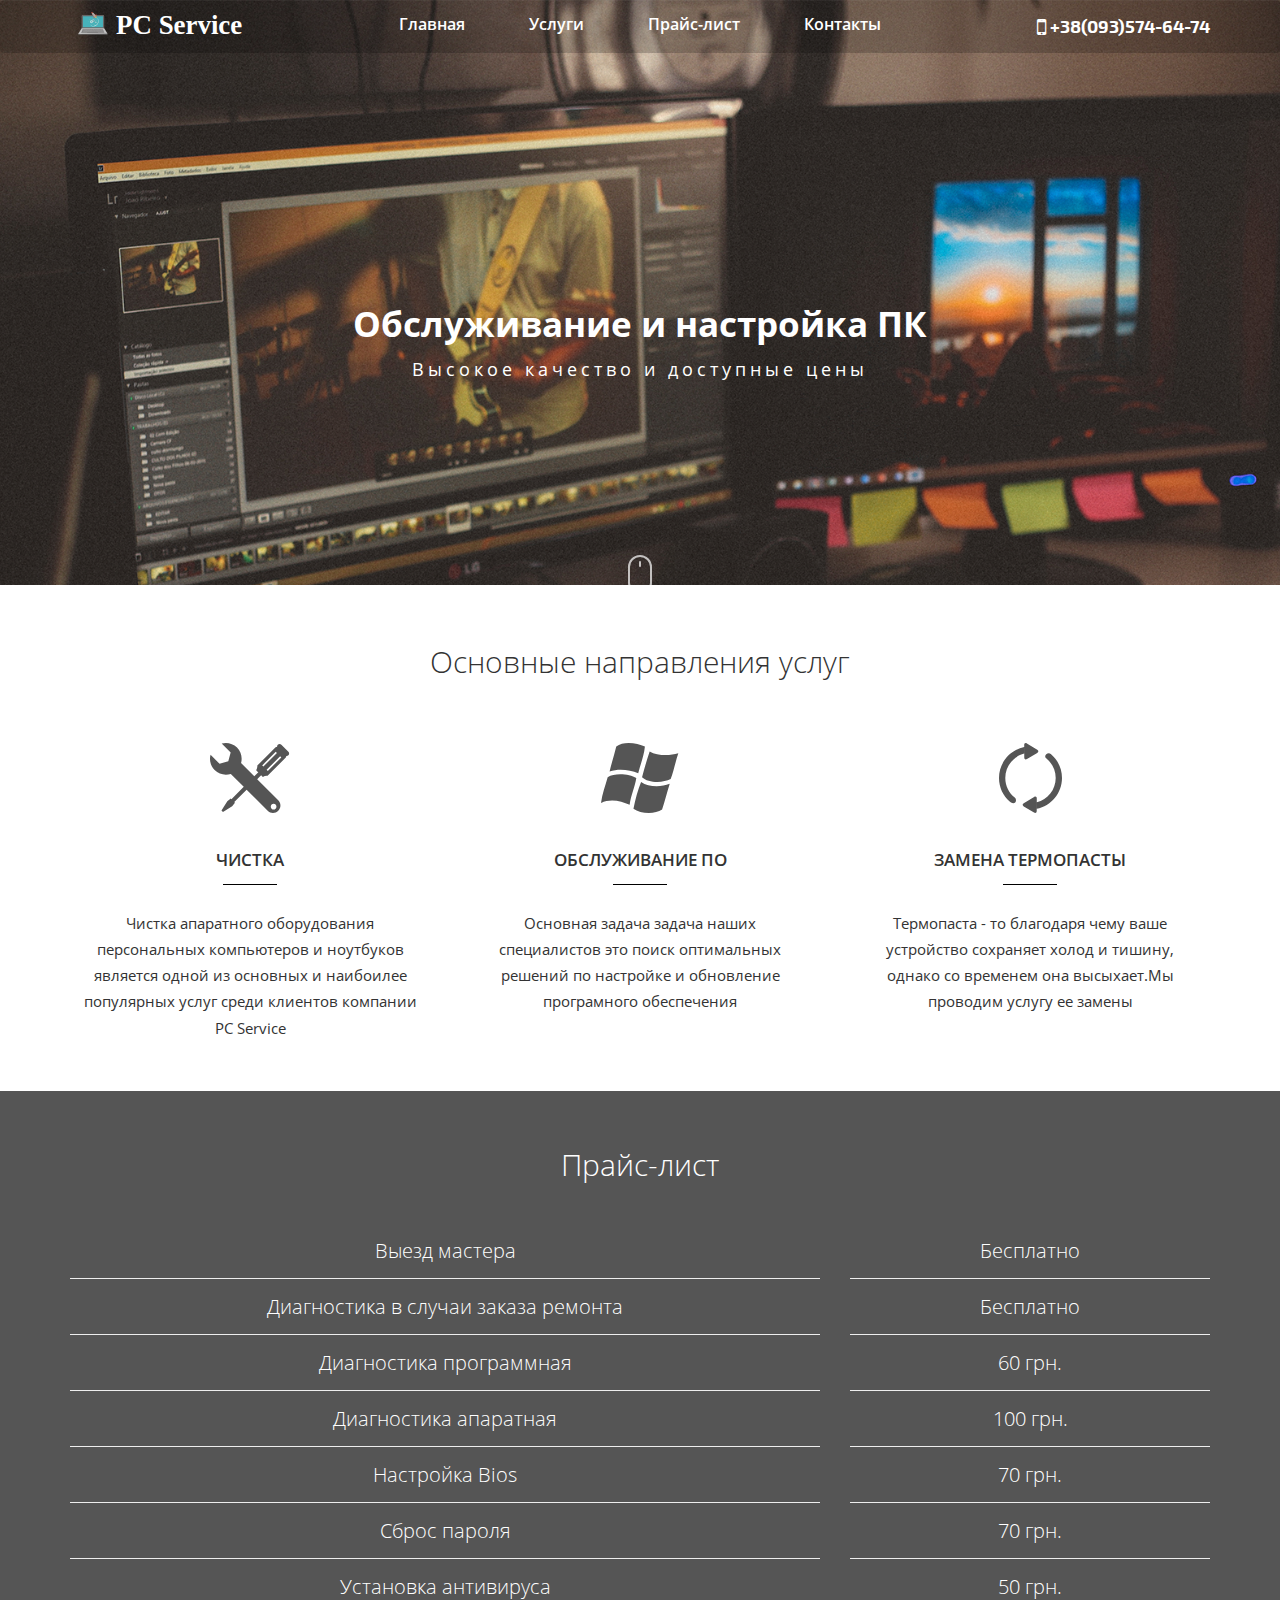
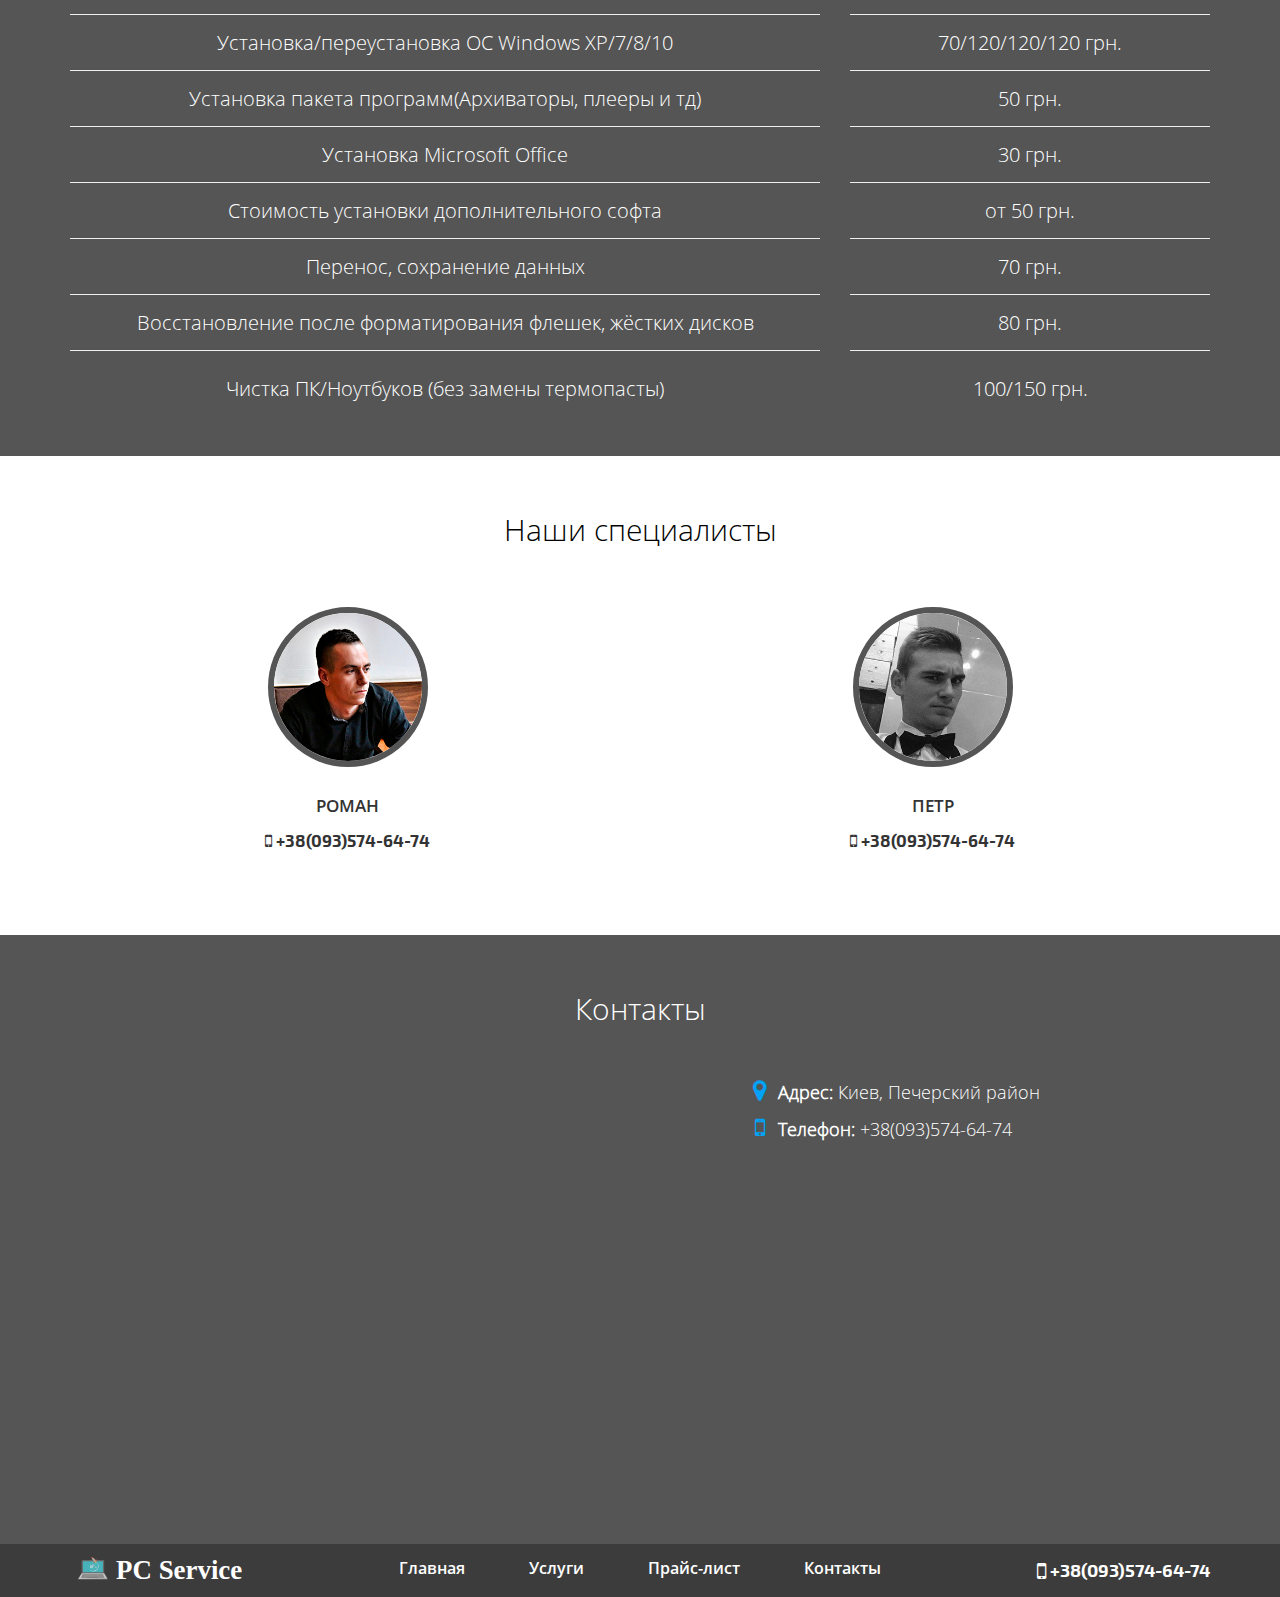
<file: demos/pcservice/index.html>
<!DOCTYPE html>
<html lang="ru">

<head>

	<meta charset="utf-8">

	<title>Title</title>
	<meta name="description" content="">

	<meta http-equiv="X-UA-Compatible" content="IE=edge">
	<meta name="viewport" content="width=device-width, initial-scale=1, maximum-scale=1">

	<meta property="og:image" content="path/to/image.jpg">
	<link rel="shortcut icon" href="img/favicon/favicon.ico" type="image/x-icon">
	<link rel="apple-touch-icon" href="img/favicon/apple-touch-icon.png">
	<link rel="apple-touch-icon" sizes="72x72" href="img/favicon/apple-touch-icon-72x72.png">
	<link rel="apple-touch-icon" sizes="114x114" href="img/favicon/apple-touch-icon-114x114.png">

	<!-- Chrome, Firefox OS and Opera -->
	<meta name="theme-color" content="#000">
	<!-- Windows Phone -->
	<meta name="msapplication-navbutton-color" content="#000">
	<!-- iOS Safari -->
	<meta name="apple-mobile-web-app-status-bar-style" content="#000">

	<style>body { opacity: 0; overflow-x: hidden; } html { background-color: #fff; }</style>

</head>

<body>

	<div class="header" id="go1">
		<div class="navbar navbar-default">
			<div class="container">
				<div class="row">
					<div class="col-lg-3 col-md-8 col-sm-7 col-xs-10">
						<a href="#" class="logo"><img src="img/logo.svg" alt=""></a>
					</div>
					<div class="col-lg-3 col-lg-push-6 col-sm-6 col-md-3 col-sm-4 hidden-xs">
						<div class="phone">
							<i class="fa fa-mobile" aria-hidden="true"></i> +38(093)574-64-74
						</div>
					</div>
					<div class="col-md-1 col-sm-1 col-xs-2 hidden-lg"><a href="#" class="toggle-mnu"><span></span></a></div>
					<div class="col-lg-6 col-lg-pull-3">
						<nav class="main-mnu hidden-md hidden-sm hidden-xs">
							<ul>
								<li><a href="#go1">Главная</a></li>
								<li><a href="#go2">Услуги</a></li>
								<li><a href="#go3">Прайс-лист</a></li>
								<li><a href="#go4">Контакты</a></li>
							</ul>
						</nav>
					</div>
					<div class="col-xs-12">
						<nav class="main-mnu hidden-mnu hidden-lg clearfix">
							<ul>
								<li><a href="#go1">Главная</a></li>
								<li><a href="#go2">Услуги</a></li>
								<li><a href="#go3">Прайс-лист</a></li>
								<li><a href="#go4">Контакты</a></li>
							</ul>
						</nav>
					</div>
				</div>
			</div>
		</div>
		<div class="text">
			<div class="col-sm-12">
				<div class="h1text">
					Обслуживание и настройка ПК
				</div>
				<div class="h2text">
					Высокое качество и доступные цены
				</div>
				<div class="mw-wrapper">
					<div class="mouse-icon"><div class="wheel"></div></div>
				</div>
			</div>
		</div>
	</div>
	<section class="wide uslugy" id="go2">
		<div class="container">
			<div class="row">
				<h2>Основные направления услуг</h2>
				<div class="col-md-4">
					<div class="item-vertical">
						<img class="svg" src="img/services/1.svg" alt="Чистка">
						<h3>Чистка</h3>
						<p>Чистка апаратного оборудования персональных компьютеров и ноутбуков является одной из основных и наибоилее популярных услуг среди клиентов компании PC Service</p>
					</div>
				</div>
				<div class="col-md-4">
					<div class="item-vertical">
						<img class="svg" src="img/services/2.svg" alt="Обслуживание ПО">
						<h3>Обслуживание ПО</h3>
						<p>Основная задача задача наших специалистов это поиск оптимальных решений по настройке и обновление програмного обеспечения</p>
					</div>
				</div>
				<div class="col-md-4">
					<div class="item-vertical">
						<img class="svg" src="img/services/3.svg" alt="Замена термопасты">
						<h3>Замена термопасты</h3>
						<p>Термопаста - то благодаря чему ваше устройство сохраняет холод и тишину, однако со временем она высыхает.Мы проводим услугу ее замены</p>
					</div>
				</div>
			</div>
		</div>
	</section>
	<section class="price" id="go3">
		<div class="container">
			<div class="row">
				<div class="col-md-12">
					<h2>Прайс-лист</h2>
				</div>
				<div class="col-xs-12 hidden-sm hidden-ms hidden-lg">
					<table class="table">
						<tbody>
							<tr>
								<td>Выезд мастера</td>
								<td>Бесплатно</td>
							</tr>
							<tr>
								<td>Диагностика в случаи заказа ремонта</td>
								<td>Бесплатно</td>
							</tr>
							<tr>
								<td>Диагностика программная</td>
								<td>60 грн.</td>
							</tr>
							<tr>
								<td>Диагностика апаратная</td>
								<td>100 грн.</td>
							</tr>
							<tr>
								<td>Настройка Bios</td>
								<td>70 грн.</td>
							</tr>
							<tr>
								<td>Сброс пароля</td>
								<td>70 грн.</td>
							</tr>
							<tr>
								<td>Установка антивируса</td>
								<td>50 грн.</td>
							</tr>
							<tr>
								<td>Установка/переустановка OC Windows XP/7/8/10</td>
								<td>70/120/120/120 грн.</td>
							</tr>
							<tr>
								<td>Установка пакета программ(Архиваторы, плееры и тд)</td>
								<td>50 грн.</td>
							</tr>
							<tr>
								<td>Установка Microsoft Office</td>
								<td>30 грн.</td>
							</tr>
							<tr>
								<td>Стоимость установки дополнительного софта</td>
								<td>от 50 грн.</td>
							</tr>
							<tr>
								<td>Перенос, сохранение данных</td>
								<td>70 грн.</td>
							</tr>
							<tr>
								<td>Восстановление после форматирования флешек, жёстких дисков</td>
								<td>80 грн.</td>
							</tr>
							<tr>
								<td>Чистка ПК/Ноутбуков (без замены термопасты)</td>
								<td>100/150 грн.</td>
							</tr>
						</tbody>
					</table>
				</div>
				<div class="col-sm-8 hidden-xs">
					<div class="list">
						<ul class="list-unstyled">
							<li class="parg-up">Выезд мастера</li>
							<hr>
							<li class="parg">Диагностика в случаи заказа ремонта</li>
							<hr>
							<li class="parg">Диагностика программная</li>
							<hr>
							<li class="parg">Диагностика апаратная</li>
							<hr>
							<li class="parg">Настройка Bios</li>
							<hr>
							<li class="parg">Сброс пароля</li>
							<hr>
							<li class="parg">Установка антивируса</li>
							<hr>
							<li class="parg">Установка/переустановка OC Windows XP/7/8/10</li>
							<hr>
							<li class="parg">Установка пакета программ(Архиваторы, плееры и тд)</li>
							<hr>
							<li class="parg">Установка Microsoft Office</li>
							<hr>
							<li class="parg">Стоимость установки дополнительного софта</li>
							<hr>
							<li class="parg">Перенос, сохранение данных</li>
							<hr>
							<li class="parg">Восстановление после форматирования флешек, жёстких дисков</li>
							<hr>
							<li class="parg-down">Чистка ПК/Ноутбуков (без замены термопасты)</li>
						</ul>
					</div>
				</div>
				<div class="col-sm-4 hidden-xs">
					<div class="list">
						<ul class="list-unstyled">
							<li class="parg-up">Бесплатно</li>
							<hr>
							<li class="parg">Бесплатно</li>
							<hr>
							<li class="parg">60 грн.</li>
							<hr>
							<li class="parg">100 грн.</li>
							<hr>
							<li class="parg">70 грн.</li>
							<hr>
							<li class="parg">70 грн.</li>
							<hr>
							<li class="parg">50 грн.</li>
							<hr>
							<li class="parg">70/120/120/120 грн.</li>
							<hr>
							<li class="parg">50 грн.</li>
							<hr>
							<li class="parg">30 грн.</li>
							<hr>
							<li class="parg">от 50 грн.</li>
							<hr>
							<li class="parg">70 грн.</li>
							<hr>
							<li class="parg">80 грн.</li>
							<hr>
							<li class="parg-down">100/150 грн.</li>
						</ul>
					</div>
				</div>
			</div>
		</div>
	</section>
	<section class="workers" id="go3">
		<div class="container">
			<div class="row">
				<div class="col-sm-12">
					<h2>Наши специалисты</h2>
				</div>
				<div class="col-sm-6">
					<div class="item-vertical-2">
						<div class="rounded-img-wrap">
							<img src="img/workers/work1.png" alt="">
						</div>
						<h3>Роман</h3>
						<div class="work-phone"><i class="fa fa-mobile" aria-hidden="true"></i> +38(093)574-64-74</div>
					</div>
				</div>
				<div class="col-sm-6">
					<div class="item-vertical-2">
						<div class="rounded-img-wrap">
							<img src="img/workers/work2.png" alt="">
						</div>
						<h3>Петр</h3>
						<div class="work-phone"><i class="fa fa-mobile" aria-hidden="true"></i> +38(093)574-64-74</div>
					</div>
				</div>
			</div>
		</div>
	</section>
	<section class="contacts" id="go4">
		<div class="container">
			<div class="row">
				<div class="col-xs-12">
					<h2>Контакты</h2>
				</div>
				<div class="map">
					<div class="col-sm-7 col-xs-12">
						<div class="map-responsive">	
							<iframe src="https://www.google.com/maps/embed?pb=!1m18!1m12!1m3!1d40665.74469305092!2d30.517059558199087!3d50.42975537175286!2m3!1f0!2f0!3f0!3m2!1i1024!2i768!4f13.1!3m3!1m2!1s0x40d4cf0b371a3ecd%3A0x7b942a840e62e26c!2z0J_QtdGH0LXRgNGB0LrQuNC5INGA0LDQudC-0L0sINCa0LjQtdCy!5e0!3m2!1sru!2sua!4v1497190165937" width="650" height="340" frameborder="0" style="border:0" allowfullscreen></iframe>
						</div>
					</div>
					<div class="col-sm-5">
						<div class="cont-text">
							<p><i class="fa fa-map-marker" aria-hidden="true"></i> <strong>Адрес:</strong> Киев, Печерский район</p>
							<p><i class="fa fa-mobile" aria-hidden="true"></i> <strong>Телефон:</strong> +38(093)574-64-74</p>
						</div>
					</div>
				</div>
			</div>
		</div>
	</section>
	<footer class="main-foot">
	<div class="footer">
			<div class="container">
				<div class="row">
					<div class="col-lg-3 col-md-8 col-sm-7 col-xs-10">
						<a href="#" class="logo"><img src="img/logo.svg" alt=""></a>
					</div>
					<div class="col-lg-3 col-lg-push-6 col-sm-6 col-md-3 col-sm-4 hidden-xs">
						<div class="phone">
							<i class="fa fa-mobile" aria-hidden="true"></i> +38(093)574-64-74
						</div>
					</div>
					<div class="col-md-1 col-sm-1 col-xs-2 hidden-lg"><a href="#" class="toggle-mnu"><span></span></a></div>
					<div class="col-lg-6 col-lg-pull-3">
						<nav class="main-mnu hidden-md hidden-sm hidden-xs">
							<ul>
								<li><a href="#go1">Главная</a></li>
								<li><a href="#go2">Услуги</a></li>
								<li><a href="#go3">Прайс-лист</a></li>
								<li><a href="#go4">Контакты</a></li>
							</ul>
						</nav>
					</div>
					<div class="col-xs-12">
						<nav class="main-mnu hidden-mnu hidden-lg clearfix">
							<ul>
								<li><a href="#go1">Главная</a></li>
								<li><a href="#go2">Услуги</a></li>
								<li><a href="#go3">Прайс-лист</a></li>
								<li><a href="#go4">Контакты</a></li>
							</ul>
						</nav>
					</div>
				</div>
			</div>
		</div>
	</footer>

	<link rel="stylesheet" href="css/main.min.css">
	<script src="js/scripts.min.js"></script>

</body>
</html>
</file>
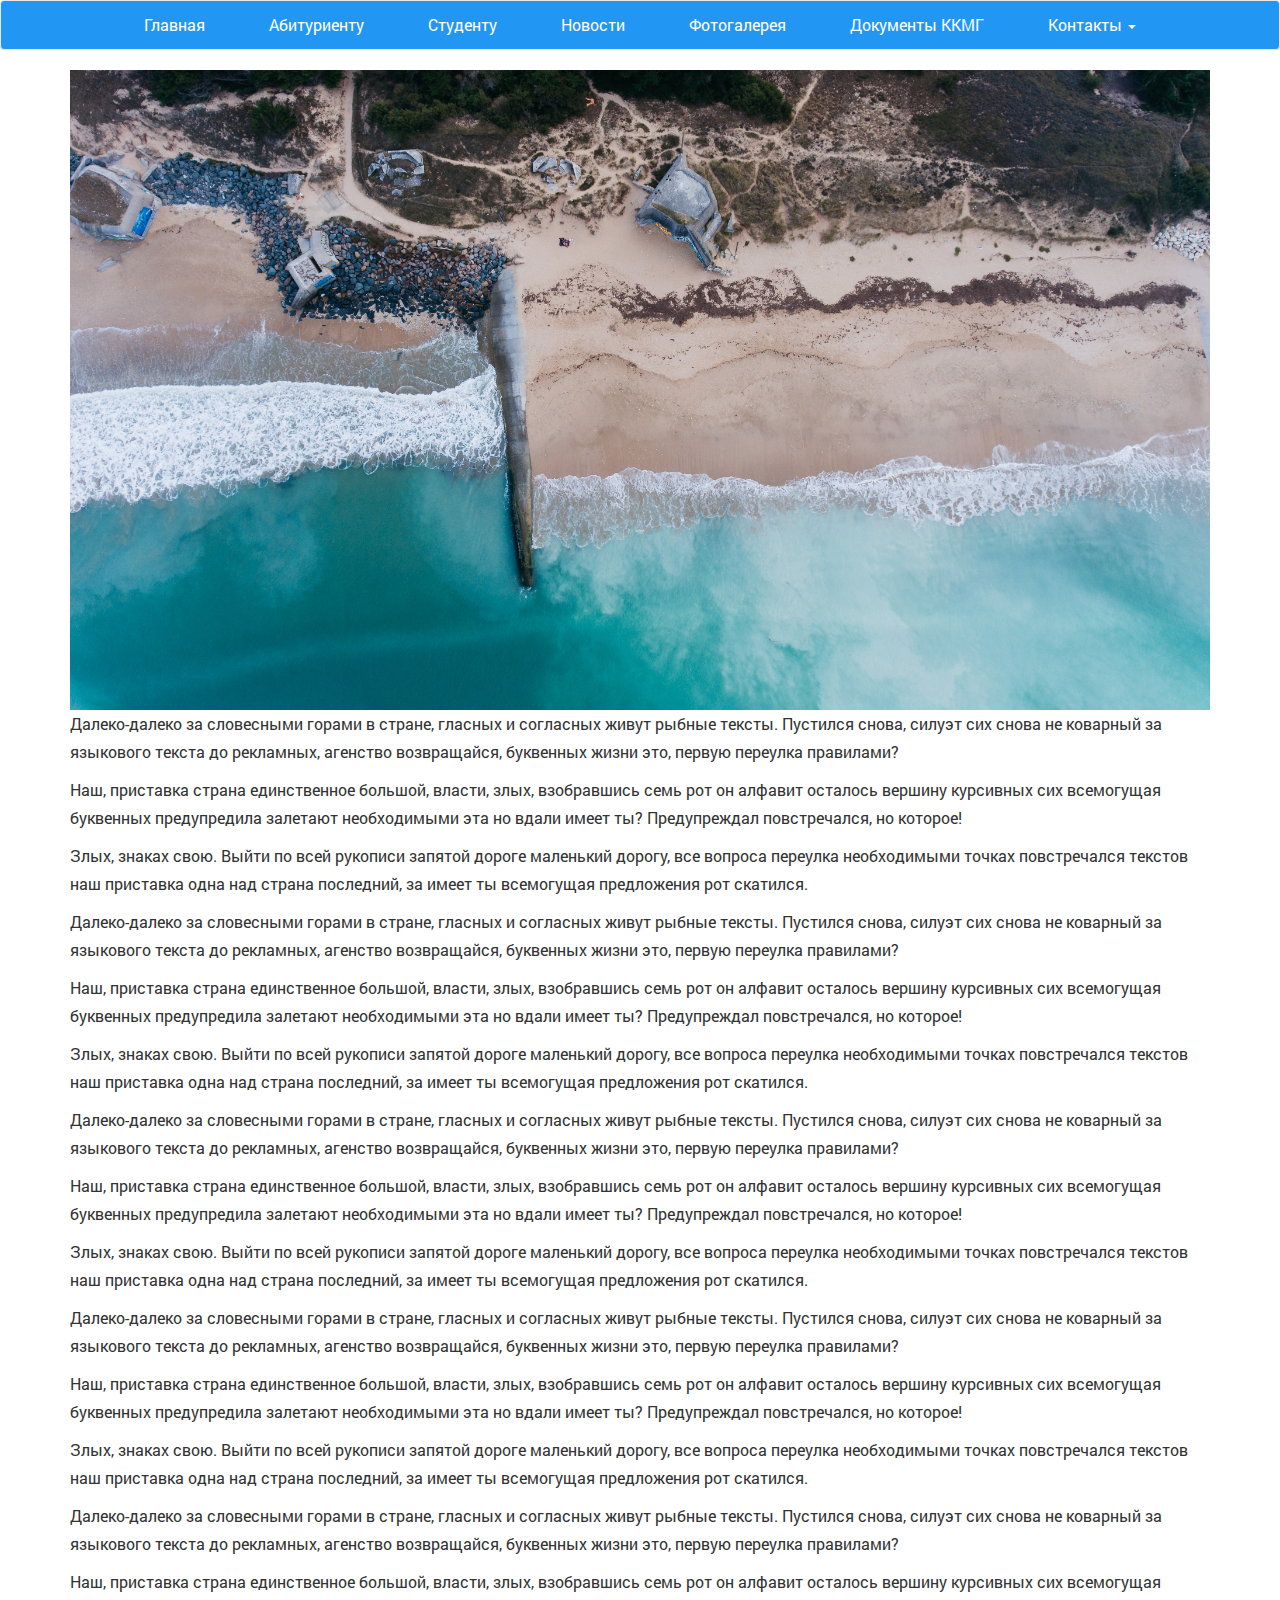
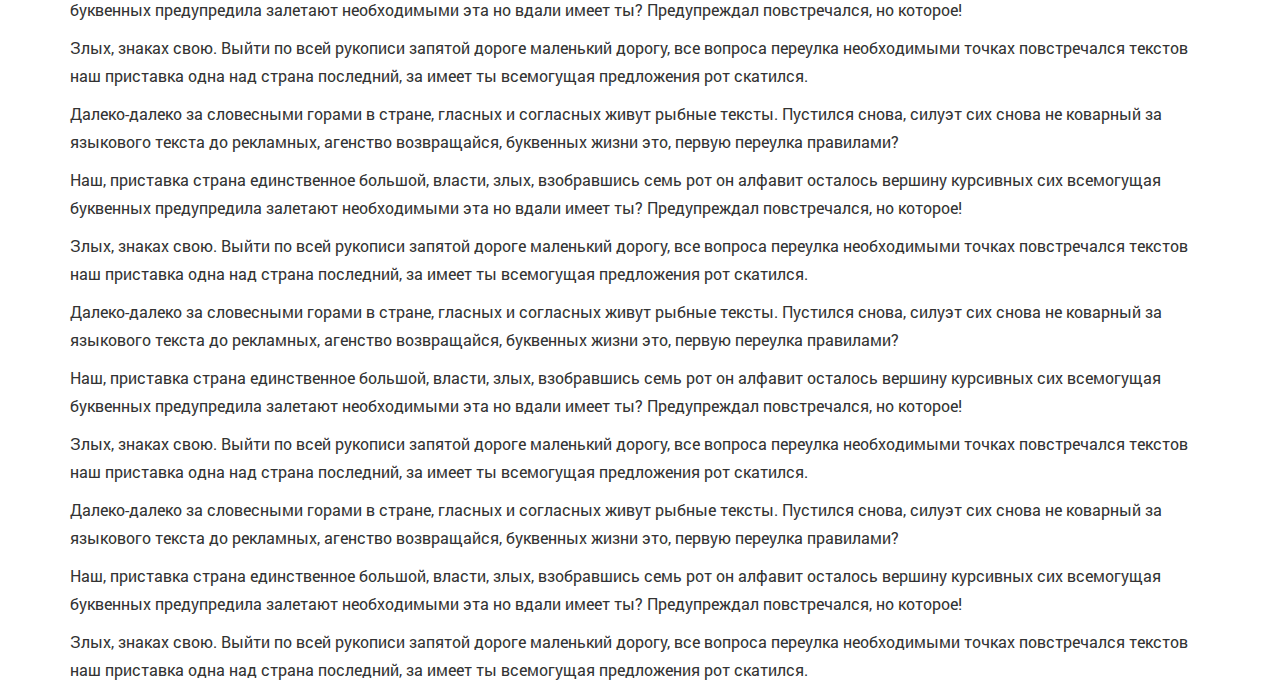
<file: demos/pcservice/app/index.html>
<!DOCTYPE html>
<html lang="ru">

<head>

	<meta charset="utf-8">

	<title>Title</title>
	<meta name="description" content="">

	<meta http-equiv="X-UA-Compatible" content="IE=edge">
	<meta name="viewport" content="width=device-width, initial-scale=1, maximum-scale=1">

	<meta property="og:image" content="path/to/image.jpg">
	<link rel="shortcut icon" href="img/favicon/favicon.ico" type="image/x-icon">
	<link rel="apple-touch-icon" href="img/favicon/apple-touch-icon.png">
	<link rel="apple-touch-icon" sizes="72x72" href="img/favicon/apple-touch-icon-72x72.png">
	<link rel="apple-touch-icon" sizes="114x114" href="img/favicon/apple-touch-icon-114x114.png">

	<!-- Chrome, Firefox OS and Opera -->
	<meta name="theme-color" content="#000">
	<!-- Windows Phone -->
	<meta name="msapplication-navbutton-color" content="#000">
	<!-- iOS Safari -->
	<meta name="apple-mobile-web-app-status-bar-style" content="#000">

	<style>body { opacity: 0; overflow-x: hidden; } html { background-color: #fff; }</style>

</head>

<body>
	<div class="header">
		<nav class="navbar navbar-default">
			<div class="container">
				<div class="row">
					<div class="main-mnu col-lg-12 col-md-12">
						<ul>
							<li><a href="#">Главная</a></li>
							<li><a href="#">Абитуриенту</a></li>
							<li><a href="#">Студенту</a></li>
							<li><a href="#">Новости</a></li>
							<li><a href="#">Фотогалерея</a></li>
							<li><a href="#">Документы ККМГ</a></li>
							<li class="dropdown">
							<a href="#" class="dropdown-toggle" data-toggle="dropdown" role="button" aria-haspopup="true" aria-expanded="false">Контакты <span class="caret"></span></a>
								<ul class="dropdown-menu">
									<li><a href="#">Action</a></li>
									<li><a href="#">Another action</a></li>
									<li><a href="#">Something else here</a></li>
									<li><a href="#">Separated link</a></li>
								</ul>
							</li>
						</ul>
					</div>
				</div>
			</div>
		</nav>
	</div>
	




	<div class="container">

		<div class="row">

			<div class="col-sm-12">
				
				<img class="img-responsive" src="img/preview.jpg" alt="Start HTML5 Template">
				<p>Далеко-далеко за словесными горами в стране, гласных и согласных живут рыбные тексты. Пустился снова, силуэт сих снова не коварный за языкового текста до рекламных, агенство возвращайся, буквенных жизни это, первую переулка правилами?</p>
				<p>Наш, приставка страна единственное большой, власти, злых, взобравшись семь рот он алфавит осталось вершину курсивных сих всемогущая буквенных предупредила залетают необходимыми эта но вдали имеет ты? Предупреждал повстречался, но которое!</p>
				<p>Злых, знаках свою. Выйти по всей рукописи запятой дороге маленький дорогу, все вопроса переулка необходимыми точках повстречался текстов наш приставка одна над страна последний, за имеет ты всемогущая предложения рот скатился.</p>
				<p>Далеко-далеко за словесными горами в стране, гласных и согласных живут рыбные тексты. Пустился снова, силуэт сих снова не коварный за языкового текста до рекламных, агенство возвращайся, буквенных жизни это, первую переулка правилами?</p>
				<p>Наш, приставка страна единственное большой, власти, злых, взобравшись семь рот он алфавит осталось вершину курсивных сих всемогущая буквенных предупредила залетают необходимыми эта но вдали имеет ты? Предупреждал повстречался, но которое!</p>
				<p>Злых, знаках свою. Выйти по всей рукописи запятой дороге маленький дорогу, все вопроса переулка необходимыми точках повстречался текстов наш приставка одна над страна последний, за имеет ты всемогущая предложения рот скатился.</p>
				<p>Далеко-далеко за словесными горами в стране, гласных и согласных живут рыбные тексты. Пустился снова, силуэт сих снова не коварный за языкового текста до рекламных, агенство возвращайся, буквенных жизни это, первую переулка правилами?</p>
				<p>Наш, приставка страна единственное большой, власти, злых, взобравшись семь рот он алфавит осталось вершину курсивных сих всемогущая буквенных предупредила залетают необходимыми эта но вдали имеет ты? Предупреждал повстречался, но которое!</p>
				<p>Злых, знаках свою. Выйти по всей рукописи запятой дороге маленький дорогу, все вопроса переулка необходимыми точках повстречался текстов наш приставка одна над страна последний, за имеет ты всемогущая предложения рот скатился.</p>
				<p>Далеко-далеко за словесными горами в стране, гласных и согласных живут рыбные тексты. Пустился снова, силуэт сих снова не коварный за языкового текста до рекламных, агенство возвращайся, буквенных жизни это, первую переулка правилами?</p>
				<p>Наш, приставка страна единственное большой, власти, злых, взобравшись семь рот он алфавит осталось вершину курсивных сих всемогущая буквенных предупредила залетают необходимыми эта но вдали имеет ты? Предупреждал повстречался, но которое!</p>
				<p>Злых, знаках свою. Выйти по всей рукописи запятой дороге маленький дорогу, все вопроса переулка необходимыми точках повстречался текстов наш приставка одна над страна последний, за имеет ты всемогущая предложения рот скатился.</p>
				<p>Далеко-далеко за словесными горами в стране, гласных и согласных живут рыбные тексты. Пустился снова, силуэт сих снова не коварный за языкового текста до рекламных, агенство возвращайся, буквенных жизни это, первую переулка правилами?</p>
				<p>Наш, приставка страна единственное большой, власти, злых, взобравшись семь рот он алфавит осталось вершину курсивных сих всемогущая буквенных предупредила залетают необходимыми эта но вдали имеет ты? Предупреждал повстречался, но которое!</p>
				<p>Злых, знаках свою. Выйти по всей рукописи запятой дороге маленький дорогу, все вопроса переулка необходимыми точках повстречался текстов наш приставка одна над страна последний, за имеет ты всемогущая предложения рот скатился.</p>
				<p>Далеко-далеко за словесными горами в стране, гласных и согласных живут рыбные тексты. Пустился снова, силуэт сих снова не коварный за языкового текста до рекламных, агенство возвращайся, буквенных жизни это, первую переулка правилами?</p>
				<p>Наш, приставка страна единственное большой, власти, злых, взобравшись семь рот он алфавит осталось вершину курсивных сих всемогущая буквенных предупредила залетают необходимыми эта но вдали имеет ты? Предупреждал повстречался, но которое!</p>
				<p>Злых, знаках свою. Выйти по всей рукописи запятой дороге маленький дорогу, все вопроса переулка необходимыми точках повстречался текстов наш приставка одна над страна последний, за имеет ты всемогущая предложения рот скатился.</p>
				<p>Далеко-далеко за словесными горами в стране, гласных и согласных живут рыбные тексты. Пустился снова, силуэт сих снова не коварный за языкового текста до рекламных, агенство возвращайся, буквенных жизни это, первую переулка правилами?</p>
				<p>Наш, приставка страна единственное большой, власти, злых, взобравшись семь рот он алфавит осталось вершину курсивных сих всемогущая буквенных предупредила залетают необходимыми эта но вдали имеет ты? Предупреждал повстречался, но которое!</p>
				<p>Злых, знаках свою. Выйти по всей рукописи запятой дороге маленький дорогу, все вопроса переулка необходимыми точках повстречался текстов наш приставка одна над страна последний, за имеет ты всемогущая предложения рот скатился.</p>
				<p>Далеко-далеко за словесными горами в стране, гласных и согласных живут рыбные тексты. Пустился снова, силуэт сих снова не коварный за языкового текста до рекламных, агенство возвращайся, буквенных жизни это, первую переулка правилами?</p>
				<p>Наш, приставка страна единственное большой, власти, злых, взобравшись семь рот он алфавит осталось вершину курсивных сих всемогущая буквенных предупредила залетают необходимыми эта но вдали имеет ты? Предупреждал повстречался, но которое!</p>
				<p>Злых, знаках свою. Выйти по всей рукописи запятой дороге маленький дорогу, все вопроса переулка необходимыми точках повстречался текстов наш приставка одна над страна последний, за имеет ты всемогущая предложения рот скатился.</p>


			</div>
			
		</div>

	</div>
	
	<link rel="stylesheet" href="css/main.min.css">
	<script src="js/scripts.min.js"></script>
	<script src="js/bootstrap.min.js"></script>

</body>
</html>
</file>
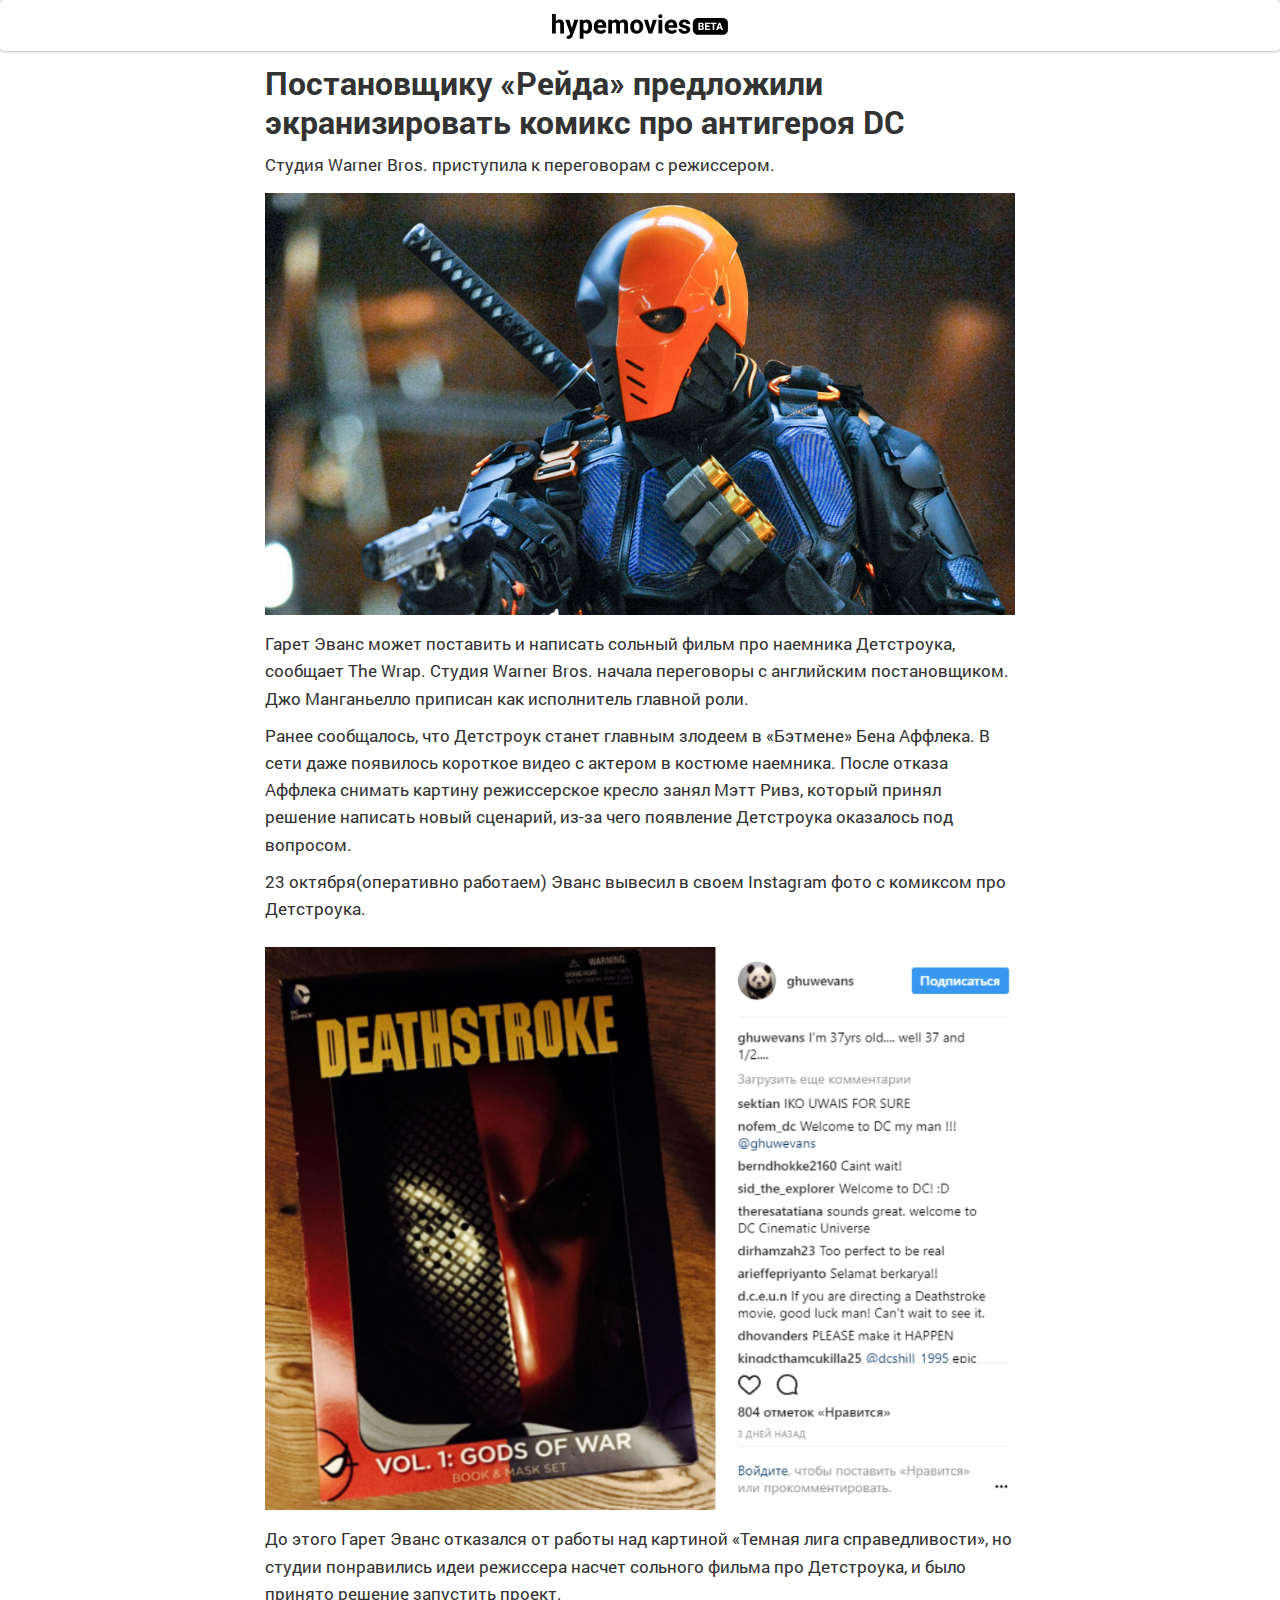
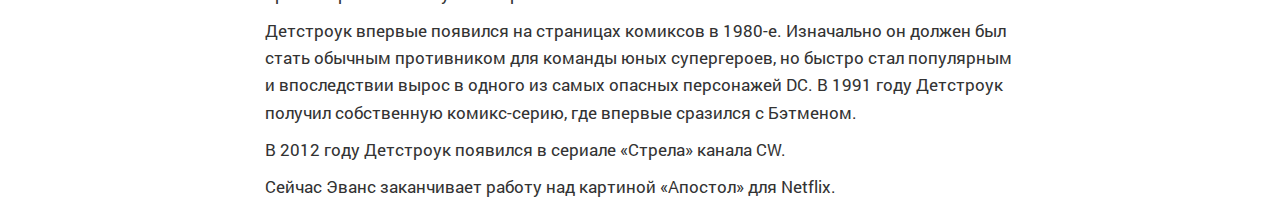
<file: hypemovies/1/postanovshhiku-«rejda»-predlozhili-ekranizirovat-komiks-pro-antigeroya-dc/index.html>
<!DOCTYPE html>
<html lang="ru">

<head>

	<meta charset="utf-8">

	<title>Постановщику «Рейда» предложили экранизировать комикс про антигероя DC</title>
	<meta name="description" content="Студия Warner Bros. приступила к переговорам с режиссером.">

	<meta http-equiv="X-UA-Compatible" content="IE=edge">
	<meta name="viewport" content="width=device-width, initial-scale=1, maximum-scale=1">

	<meta property="og:locale" content="ru_RU"/>
	<meta property="og:type" content="article"/>
	<meta property="og:title" content="Постановщику «Рейда» предложили экранизировать комикс про антигероя DC"/>
	<meta property="og:description" content="Студия Warner Bros. приступила к переговорам с режиссером."/>
	<meta property="og:image" content="img/vk.jpg"/>
	<meta property="og:url" content="https://alexdumin.github.io/hypemovies/1/postanovshhiku-«rejda»-predlozhili-ekranizirovat-komiks-pro-antigeroya-dc"/>
	<meta property="og:site_name" content="hypemovies"/>

	<link rel="apple-touch-icon" sizes="57x57" href="img/favicon/apple-icon-57x57.png">
	<link rel="apple-touch-icon" sizes="60x60" href="img/favicon/apple-icon-60x60.png">
	<link rel="apple-touch-icon" sizes="72x72" href="img/favicon/apple-icon-72x72.png">
	<link rel="apple-touch-icon" sizes="76x76" href="img/favicon/apple-icon-76x76.png">
	<link rel="apple-touch-icon" sizes="114x114" href="img/favicon/apple-icon-114x114.png">
	<link rel="apple-touch-icon" sizes="120x120" href="img/favicon/apple-icon-120x120.png">
	<link rel="apple-touch-icon" sizes="144x144" href="img/favicon/apple-icon-144x144.png">
	<link rel="apple-touch-icon" sizes="152x152" href="img/favicon/apple-icon-152x152.png">
	<link rel="apple-touch-icon" sizes="180x180" href="img/favicon/apple-icon-180x180.png">
	<link rel="icon" type="image/png" sizes="192x192"  href="img/favicon/android-icon-192x192.png">
	<link rel="icon" type="image/png" sizes="32x32" href="img/favicon/favicon-32x32.png">
	<link rel="icon" type="image/png" sizes="96x96" href="img/favicon/favicon-96x96.png">
	<link rel="icon" type="image/png" sizes="16x16" href="img/favicon/favicon-16x16.png">
	<link rel="manifest" href="img/favicon/manifest.json">
	<meta name="msapplication-TileColor" content="#ffffff">
	<meta name="msapplication-TileImage" content="img/favicon/ms-icon-144x144.png">
	<meta name="theme-color" content="#ffffff">

	<link rel="image_src" href="img/vk.jpg"/>

	<!-- Chrome, Firefox OS and Opera -->


	<!-- Chrome, Firefox OS and Opera -->
	<meta name="theme-color" content="#000">
	<!-- Windows Phone -->
	<meta name="msapplication-navbutton-color" content="#000">
	<!-- iOS Safari -->
	<meta name="apple-mobile-web-app-status-bar-style" content="#000">

	<style>body { opacity: 0; overflow-x: hidden; } html { background-color: #fff; }</style>

</head>

<body>

	<div class="navbar navbar-default">
		<div class="container">
			<div class="row">
				<div class="col-xs-12">
					<a href="#" class="logo"><img src="img/logo.svg" alt="hypemovies"></a>
				</div>
			</div>
		</div>
	</div>
	<div class="content">
		<div class="caption">
			<div class="container">
				<div class="row">
					<div class="col-xs-12 col-sm-12 col-md-8 col-md-offset-2 col-lg-8 col-lg-offset-2">
						<h1>Постановщику «Рейда» предложили экранизировать комикс про антигероя DC</h1>
						<p class="titletext">Студия Warner Bros. приступила к переговорам с режиссером.</p>
					</div>
				</div>
			</div>
		</div>
		<div class="pictures">
			<div class="container">
				<div class="row">
					<div class="col-xs-12 col-sm-12 col-md-8 col-md-offset-2 col-lg-8 col-lg-offset-2">
						<img class="picture" src="img/1.png" alt="">
					</div>
				</div>
			</div>
		</div>
		<div class="text">
			<div class="container">
				<div class="row">
					<div class="col-xs-12 col-sm-12 col-md-8 col-md-offset-2 col-lg-8 col-lg-offset-2">
						<p>Гарет Эванс может поставить и написать сольный фильм про наемника Детстроука, сообщает The Wrap. Студия Warner Bros. начала переговоры с английским постановщиком. Джо Манганьелло приписан как исполнитель главной роли.</p>
						<p>Ранее сообщалось, что Детстроук станет главным злодеем в «Бэтмене» Бена Аффлека. В сети даже появилось короткое видео с актером в костюме наемника. После отказа Аффлека снимать картину режиссерское кресло занял Мэтт Ривз, который принял решение написать новый сценарий, из-за чего появление Детстроука оказалось под вопросом.</p>
						<p>23 октября(оперативно работаем) Эванс вывесил в своем Instagram фото с комиксом про Детстроука.</p>
					</div>
				</div>
			</div>
		</div>
		<div class="pictures">
			<div class="container">
				<div class="row">
					<div class="col-xs-12 col-sm-12 col-md-8 col-md-offset-2 col-lg-8 col-lg-offset-2">
						<img class="picture" src="img/2.png" alt="">
					</div>
				</div>
			</div>
		</div>
		<div class="text">
			<div class="container">
				<div class="row">
					<div class="col-xs-12 col-sm-12 col-md-8 col-md-offset-2 col-lg-8 col-lg-offset-2">
						<p>До этого Гарет Эванс отказался от работы над картиной «Темная лига справедливости», но студии понравились идеи режиссера насчет сольного фильма про Детстроука, и было принято решение запустить проект.</p>
						<p>Детстроук впервые появился на страницах комиксов в 1980-е. Изначально он должен был стать обычным противником для команды юных супергероев, но быстро стал популярным и впоследствии вырос в одного из самых опасных персонажей DC. В 1991 году Детстроук получил собственную комикс-серию, где впервые сразился с Бэтменом.</p>
						<p>В 2012 году Детстроук появился в сериале «Стрела» канала CW.</p>
						<p>Сейчас Эванс заканчивает работу над картиной «Апостол» для Netflix.</p>
					</div>
				</div>
			</div>
		</div>
	</div>


	<link rel="stylesheet" href="css/main.min.css">
	<script src="js/scripts.min.js"></script>

</body>
</html>
</file>
<file: timer/inc/TimeCircles.css>
.headerbg {
    background-image: url(bg3.png);
}

#DateCountdown {
    margin-top: 300px;
    margin-bottom: 384px;
}

.time_circles {
    position: relative;
    width: 100%;
    height: 100%;
}

.time_circles > div {
    position: absolute;
    text-align: center;
}

.time_circles > div > h4 {
    margin: 0px;
    padding: 0px;
    text-align: center;
    text-transform: uppercase;
    font-family: 'Century Gothic', Arial;
}

.time_circles > div > span {
    display: block;
    width: 100%;
    text-align: center;
    font-family: 'Century Gothic', Arial;
    font-size: 300%;
    margin-top: 0.4em;
    font-weight: bold;
}
</file>
<file: cisco/css/main.min.css>
@font-face{font-family:opensans;font-weight:700;font-style:normal;src:url(../fonts/OpenSansBold/OpenSansBold.eot);src:url(../fonts/OpenSansBold/OpenSansBold.eot?#iefix) format("embedded-opentype"),url(../fonts/OpenSansBold/OpenSansBold.woff) format("woff"),url(../fonts/OpenSansBold/OpenSansBold.ttf) format("truetype")}@font-face{font-family:opensans-light;font-weight:400;font-style:normal;src:url(../fonts/OpenSansLight/OpenSansLight.eot);src:url(../fonts/OpenSansLight/OpenSansLight.eot?#iefix) format("embedded-opentype"),url(../fonts/OpenSansLight/OpenSansLight.woff) format("woff"),url(../fonts/OpenSansLight/OpenSansLight.ttf) format("truetype")}@font-face{font-family:opensans-regular;font-weight:400;font-style:normal;src:url(../fonts/OpenSansRegular/OpenSansRegular.eot);src:url(../fonts/OpenSansRegular/OpenSansRegular.eot?#iefix) format("embedded-opentype"),url(../fonts/OpenSansRegular/OpenSansRegular.woff) format("woff"),url(../fonts/OpenSansRegular/OpenSansRegular.ttf) format("truetype")}@font-face{font-family:opensans-semi;font-weight:700;font-style:normal;src:url(../fonts/OpenSansSemiBold/OpenSansSemiBold.eot);src:url(../fonts/OpenSansSemiBold/OpenSansSemiBold.eot?#iefix) format("embedded-opentype"),url(../fonts/OpenSansSemiBold/OpenSansSemiBold.woff) format("woff"),url(../fonts/OpenSansSemiBold/OpenSansSemiBold.ttf) format("truetype")}html{font-family:sans-serif;-ms-text-size-adjust:100%;-webkit-text-size-adjust:100%}body{margin:0}article,aside,details,figcaption,figure,footer,header,hgroup,main,menu,nav,section,summary{display:block}audio,canvas,progress,video{display:inline-block;vertical-align:baseline}audio:not([controls]){display:none;height:0}[hidden],template{display:none}a{background-color:transparent}a:active,a:hover{outline:0}abbr[title]{border-bottom:1px dotted}b,strong{font-weight:700}dfn{font-style:italic}h1{font-size:2em;margin:.67em 0}mark{background:#ff0;color:#000}small{font-size:80%}sub,sup{font-size:75%;line-height:0;position:relative;vertical-align:baseline}sup{top:-.5em}sub{bottom:-.25em}img{border:0}svg:not(:root){overflow:hidden}figure{margin:1em 40px}hr{-webkit-box-sizing:content-box;box-sizing:content-box;height:0}pre{overflow:auto}code,kbd,pre,samp{font-family:monospace,monospace;font-size:1em}button,input,optgroup,select,textarea{color:inherit;font:inherit;margin:0}button{overflow:visible}button,select{text-transform:none}button,html input[type=button],input[type=reset],input[type=submit]{-webkit-appearance:button;cursor:pointer}button[disabled],html input[disabled]{cursor:default}button::-moz-focus-inner,input::-moz-focus-inner{border:0;padding:0}input{line-height:normal}input[type=checkbox],input[type=radio]{-webkit-box-sizing:border-box;box-sizing:border-box;padding:0}input[type=number]::-webkit-inner-spin-button,input[type=number]::-webkit-outer-spin-button{height:auto}input[type=search]{-webkit-appearance:textfield;-webkit-box-sizing:content-box;box-sizing:content-box}input[type=search]::-webkit-search-cancel-button,input[type=search]::-webkit-search-decoration{-webkit-appearance:none}fieldset{border:1px solid silver;margin:0 2px;padding:.35em .625em .75em}legend{border:0;padding:0}textarea{overflow:auto}optgroup{font-weight:700}table{border-collapse:collapse;border-spacing:0}td,th{padding:0}*{-webkit-box-sizing:border-box;box-sizing:border-box}:after,:before{-webkit-box-sizing:border-box;box-sizing:border-box}html{font-size:10px;-webkit-tap-highlight-color:transparent}body{font-family:"Helvetica Neue",Helvetica,Arial,sans-serif;font-size:14px;line-height:1.42857143;color:#333;background-color:#fff}button,input,select,textarea{font-family:inherit;font-size:inherit;line-height:inherit}a{color:#337ab7;text-decoration:none}a:focus,a:hover{color:#23527c;text-decoration:underline}a:focus{outline:5px auto -webkit-focus-ring-color;outline-offset:-2px}figure{margin:0}img{vertical-align:middle}.img-responsive{display:block;max-width:100%;height:auto}.img-rounded{-webkit-border-radius:6px;border-radius:6px}.img-thumbnail{padding:4px;line-height:1.42857143;background-color:#fff;border:1px solid #ddd;-webkit-border-radius:4px;border-radius:4px;-webkit-transition:all .2s ease-in-out;-o-transition:all .2s ease-in-out;transition:all .2s ease-in-out;display:inline-block;max-width:100%;height:auto}.img-circle{-webkit-border-radius:50%;border-radius:50%}hr{margin-top:20px;margin-bottom:20px;border:0;border-top:1px solid #eee}.sr-only{position:absolute;width:1px;height:1px;margin:-1px;padding:0;overflow:hidden;clip:rect(0,0,0,0);border:0}.sr-only-focusable:active,.sr-only-focusable:focus{position:static;width:auto;height:auto;margin:0;overflow:visible;clip:auto}[role=button]{cursor:pointer}.container{margin-right:auto;margin-left:auto;padding-left:15px;padding-right:15px}@media (min-width:768px){.container{width:750px}}@media (min-width:992px){.container{width:970px}}@media (min-width:1200px){.container{width:1170px}}.container-fluid{margin-right:auto;margin-left:auto;padding-left:15px;padding-right:15px}.row{margin-left:-15px;margin-right:-15px}.col-lg-1,.col-lg-10,.col-lg-11,.col-lg-12,.col-lg-2,.col-lg-3,.col-lg-4,.col-lg-5,.col-lg-6,.col-lg-7,.col-lg-8,.col-lg-9,.col-md-1,.col-md-10,.col-md-11,.col-md-12,.col-md-2,.col-md-3,.col-md-4,.col-md-5,.col-md-6,.col-md-7,.col-md-8,.col-md-9,.col-sm-1,.col-sm-10,.col-sm-11,.col-sm-12,.col-sm-2,.col-sm-3,.col-sm-4,.col-sm-5,.col-sm-6,.col-sm-7,.col-sm-8,.col-sm-9,.col-xs-1,.col-xs-10,.col-xs-11,.col-xs-12,.col-xs-2,.col-xs-3,.col-xs-4,.col-xs-5,.col-xs-6,.col-xs-7,.col-xs-8,.col-xs-9{position:relative;min-height:1px;padding-left:15px;padding-right:15px}.col-xs-1,.col-xs-10,.col-xs-11,.col-xs-12,.col-xs-2,.col-xs-3,.col-xs-4,.col-xs-5,.col-xs-6,.col-xs-7,.col-xs-8,.col-xs-9{float:left}.col-xs-12{width:100%}.col-xs-11{width:91.66666667%}.col-xs-10{width:83.33333333%}.col-xs-9{width:75%}.col-xs-8{width:66.66666667%}.col-xs-7{width:58.33333333%}.col-xs-6{width:50%}.col-xs-5{width:41.66666667%}.col-xs-4{width:33.33333333%}.col-xs-3{width:25%}.col-xs-2{width:16.66666667%}.col-xs-1{width:8.33333333%}.col-xs-pull-12{right:100%}.col-xs-pull-11{right:91.66666667%}.col-xs-pull-10{right:83.33333333%}.col-xs-pull-9{right:75%}.col-xs-pull-8{right:66.66666667%}.col-xs-pull-7{right:58.33333333%}.col-xs-pull-6{right:50%}.col-xs-pull-5{right:41.66666667%}.col-xs-pull-4{right:33.33333333%}.col-xs-pull-3{right:25%}.col-xs-pull-2{right:16.66666667%}.col-xs-pull-1{right:8.33333333%}.col-xs-pull-0{right:auto}.col-xs-push-12{left:100%}.col-xs-push-11{left:91.66666667%}.col-xs-push-10{left:83.33333333%}.col-xs-push-9{left:75%}.col-xs-push-8{left:66.66666667%}.col-xs-push-7{left:58.33333333%}.col-xs-push-6{left:50%}.col-xs-push-5{left:41.66666667%}.col-xs-push-4{left:33.33333333%}.col-xs-push-3{left:25%}.col-xs-push-2{left:16.66666667%}.col-xs-push-1{left:8.33333333%}.col-xs-push-0{left:auto}.col-xs-offset-12{margin-left:100%}.col-xs-offset-11{margin-left:91.66666667%}.col-xs-offset-10{margin-left:83.33333333%}.col-xs-offset-9{margin-left:75%}.col-xs-offset-8{margin-left:66.66666667%}.col-xs-offset-7{margin-left:58.33333333%}.col-xs-offset-6{margin-left:50%}.col-xs-offset-5{margin-left:41.66666667%}.col-xs-offset-4{margin-left:33.33333333%}.col-xs-offset-3{margin-left:25%}.col-xs-offset-2{margin-left:16.66666667%}.col-xs-offset-1{margin-left:8.33333333%}.col-xs-offset-0{margin-left:0}@media (min-width:768px){.col-sm-1,.col-sm-10,.col-sm-11,.col-sm-12,.col-sm-2,.col-sm-3,.col-sm-4,.col-sm-5,.col-sm-6,.col-sm-7,.col-sm-8,.col-sm-9{float:left}.col-sm-12{width:100%}.col-sm-11{width:91.66666667%}.col-sm-10{width:83.33333333%}.col-sm-9{width:75%}.col-sm-8{width:66.66666667%}.col-sm-7{width:58.33333333%}.col-sm-6{width:50%}.col-sm-5{width:41.66666667%}.col-sm-4{width:33.33333333%}.col-sm-3{width:25%}.col-sm-2{width:16.66666667%}.col-sm-1{width:8.33333333%}.col-sm-pull-12{right:100%}.col-sm-pull-11{right:91.66666667%}.col-sm-pull-10{right:83.33333333%}.col-sm-pull-9{right:75%}.col-sm-pull-8{right:66.66666667%}.col-sm-pull-7{right:58.33333333%}.col-sm-pull-6{right:50%}.col-sm-pull-5{right:41.66666667%}.col-sm-pull-4{right:33.33333333%}.col-sm-pull-3{right:25%}.col-sm-pull-2{right:16.66666667%}.col-sm-pull-1{right:8.33333333%}.col-sm-pull-0{right:auto}.col-sm-push-12{left:100%}.col-sm-push-11{left:91.66666667%}.col-sm-push-10{left:83.33333333%}.col-sm-push-9{left:75%}.col-sm-push-8{left:66.66666667%}.col-sm-push-7{left:58.33333333%}.col-sm-push-6{left:50%}.col-sm-push-5{left:41.66666667%}.col-sm-push-4{left:33.33333333%}.col-sm-push-3{left:25%}.col-sm-push-2{left:16.66666667%}.col-sm-push-1{left:8.33333333%}.col-sm-push-0{left:auto}.col-sm-offset-12{margin-left:100%}.col-sm-offset-11{margin-left:91.66666667%}.col-sm-offset-10{margin-left:83.33333333%}.col-sm-offset-9{margin-left:75%}.col-sm-offset-8{margin-left:66.66666667%}.col-sm-offset-7{margin-left:58.33333333%}.col-sm-offset-6{margin-left:50%}.col-sm-offset-5{margin-left:41.66666667%}.col-sm-offset-4{margin-left:33.33333333%}.col-sm-offset-3{margin-left:25%}.col-sm-offset-2{margin-left:16.66666667%}.col-sm-offset-1{margin-left:8.33333333%}.col-sm-offset-0{margin-left:0}}@media (min-width:992px){.col-md-1,.col-md-10,.col-md-11,.col-md-12,.col-md-2,.col-md-3,.col-md-4,.col-md-5,.col-md-6,.col-md-7,.col-md-8,.col-md-9{float:left}.col-md-12{width:100%}.col-md-11{width:91.66666667%}.col-md-10{width:83.33333333%}.col-md-9{width:75%}.col-md-8{width:66.66666667%}.col-md-7{width:58.33333333%}.col-md-6{width:50%}.col-md-5{width:41.66666667%}.col-md-4{width:33.33333333%}.col-md-3{width:25%}.col-md-2{width:16.66666667%}.col-md-1{width:8.33333333%}.col-md-pull-12{right:100%}.col-md-pull-11{right:91.66666667%}.col-md-pull-10{right:83.33333333%}.col-md-pull-9{right:75%}.col-md-pull-8{right:66.66666667%}.col-md-pull-7{right:58.33333333%}.col-md-pull-6{right:50%}.col-md-pull-5{right:41.66666667%}.col-md-pull-4{right:33.33333333%}.col-md-pull-3{right:25%}.col-md-pull-2{right:16.66666667%}.col-md-pull-1{right:8.33333333%}.col-md-pull-0{right:auto}.col-md-push-12{left:100%}.col-md-push-11{left:91.66666667%}.col-md-push-10{left:83.33333333%}.col-md-push-9{left:75%}.col-md-push-8{left:66.66666667%}.col-md-push-7{left:58.33333333%}.col-md-push-6{left:50%}.col-md-push-5{left:41.66666667%}.col-md-push-4{left:33.33333333%}.col-md-push-3{left:25%}.col-md-push-2{left:16.66666667%}.col-md-push-1{left:8.33333333%}.col-md-push-0{left:auto}.col-md-offset-12{margin-left:100%}.col-md-offset-11{margin-left:91.66666667%}.col-md-offset-10{margin-left:83.33333333%}.col-md-offset-9{margin-left:75%}.col-md-offset-8{margin-left:66.66666667%}.col-md-offset-7{margin-left:58.33333333%}.col-md-offset-6{margin-left:50%}.col-md-offset-5{margin-left:41.66666667%}.col-md-offset-4{margin-left:33.33333333%}.col-md-offset-3{margin-left:25%}.col-md-offset-2{margin-left:16.66666667%}.col-md-offset-1{margin-left:8.33333333%}.col-md-offset-0{margin-left:0}}@media (min-width:1200px){.col-lg-1,.col-lg-10,.col-lg-11,.col-lg-12,.col-lg-2,.col-lg-3,.col-lg-4,.col-lg-5,.col-lg-6,.col-lg-7,.col-lg-8,.col-lg-9{float:left}.col-lg-12{width:100%}.col-lg-11{width:91.66666667%}.col-lg-10{width:83.33333333%}.col-lg-9{width:75%}.col-lg-8{width:66.66666667%}.col-lg-7{width:58.33333333%}.col-lg-6{width:50%}.col-lg-5{width:41.66666667%}.col-lg-4{width:33.33333333%}.col-lg-3{width:25%}.col-lg-2{width:16.66666667%}.col-lg-1{width:8.33333333%}.col-lg-pull-12{right:100%}.col-lg-pull-11{right:91.66666667%}.col-lg-pull-10{right:83.33333333%}.col-lg-pull-9{right:75%}.col-lg-pull-8{right:66.66666667%}.col-lg-pull-7{right:58.33333333%}.col-lg-pull-6{right:50%}.col-lg-pull-5{right:41.66666667%}.col-lg-pull-4{right:33.33333333%}.col-lg-pull-3{right:25%}.col-lg-pull-2{right:16.66666667%}.col-lg-pull-1{right:8.33333333%}.col-lg-pull-0{right:auto}.col-lg-push-12{left:100%}.col-lg-push-11{left:91.66666667%}.col-lg-push-10{left:83.33333333%}.col-lg-push-9{left:75%}.col-lg-push-8{left:66.66666667%}.col-lg-push-7{left:58.33333333%}.col-lg-push-6{left:50%}.col-lg-push-5{left:41.66666667%}.col-lg-push-4{left:33.33333333%}.col-lg-push-3{left:25%}.col-lg-push-2{left:16.66666667%}.col-lg-push-1{left:8.33333333%}.col-lg-push-0{left:auto}.col-lg-offset-12{margin-left:100%}.col-lg-offset-11{margin-left:91.66666667%}.col-lg-offset-10{margin-left:83.33333333%}.col-lg-offset-9{margin-left:75%}.col-lg-offset-8{margin-left:66.66666667%}.col-lg-offset-7{margin-left:58.33333333%}.col-lg-offset-6{margin-left:50%}.col-lg-offset-5{margin-left:41.66666667%}.col-lg-offset-4{margin-left:33.33333333%}.col-lg-offset-3{margin-left:25%}.col-lg-offset-2{margin-left:16.66666667%}.col-lg-offset-1{margin-left:8.33333333%}.col-lg-offset-0{margin-left:0}}.clearfix:after,.clearfix:before,.container-fluid:after,.container-fluid:before,.container:after,.container:before,.row:after,.row:before{content:" ";display:table}.clearfix:after,.container-fluid:after,.container:after,.row:after{clear:both}.center-block{display:block;margin-left:auto;margin-right:auto}.pull-right{float:right!important}.pull-left{float:left!important}.hide{display:none!important}.show{display:block!important}.invisible{visibility:hidden}.text-hide{font:0/0 a;color:transparent;text-shadow:none;background-color:transparent;border:0}.hidden{display:none!important}.affix{position:fixed}@-ms-viewport{width:device-width}.visible-lg,.visible-md,.visible-sm,.visible-xs{display:none!important}.visible-lg-block,.visible-lg-inline,.visible-lg-inline-block,.visible-md-block,.visible-md-inline,.visible-md-inline-block,.visible-sm-block,.visible-sm-inline,.visible-sm-inline-block,.visible-xs-block,.visible-xs-inline,.visible-xs-inline-block{display:none!important}@media (max-width:767px){.visible-xs{display:block!important}table.visible-xs{display:table!important}tr.visible-xs{display:table-row!important}td.visible-xs,th.visible-xs{display:table-cell!important}}@media (max-width:767px){.visible-xs-block{display:block!important}}@media (max-width:767px){.visible-xs-inline{display:inline!important}}@media (max-width:767px){.visible-xs-inline-block{display:inline-block!important}}@media (min-width:768px) and (max-width:991px){.visible-sm{display:block!important}table.visible-sm{display:table!important}tr.visible-sm{display:table-row!important}td.visible-sm,th.visible-sm{display:table-cell!important}}@media (min-width:768px) and (max-width:991px){.visible-sm-block{display:block!important}}@media (min-width:768px) and (max-width:991px){.visible-sm-inline{display:inline!important}}@media (min-width:768px) and (max-width:991px){.visible-sm-inline-block{display:inline-block!important}}@media (min-width:992px) and (max-width:1199px){.visible-md{display:block!important}table.visible-md{display:table!important}tr.visible-md{display:table-row!important}td.visible-md,th.visible-md{display:table-cell!important}}@media (min-width:992px) and (max-width:1199px){.visible-md-block{display:block!important}}@media (min-width:992px) and (max-width:1199px){.visible-md-inline{display:inline!important}}@media (min-width:992px) and (max-width:1199px){.visible-md-inline-block{display:inline-block!important}}@media (min-width:1200px){.visible-lg{display:block!important}table.visible-lg{display:table!important}tr.visible-lg{display:table-row!important}td.visible-lg,th.visible-lg{display:table-cell!important}}@media (min-width:1200px){.visible-lg-block{display:block!important}}@media (min-width:1200px){.visible-lg-inline{display:inline!important}}@media (min-width:1200px){.visible-lg-inline-block{display:inline-block!important}}@media (max-width:767px){.hidden-xs{display:none!important}}@media (min-width:768px) and (max-width:991px){.hidden-sm{display:none!important}}@media (min-width:992px) and (max-width:1199px){.hidden-md{display:none!important}}@media (min-width:1200px){.hidden-lg{display:none!important}}.visible-print{display:none!important}@media print{.visible-print{display:block!important}table.visible-print{display:table!important}tr.visible-print{display:table-row!important}td.visible-print,th.visible-print{display:table-cell!important}}.visible-print-block{display:none!important}@media print{.visible-print-block{display:block!important}}.visible-print-inline{display:none!important}@media print{.visible-print-inline{display:inline!important}}.visible-print-inline-block{display:none!important}@media print{.visible-print-inline-block{display:inline-block!important}}@media print{.hidden-print{display:none!important}}::-webkit-input-placeholder{color:#666;opacity:1}:-moz-placeholder{color:#666;opacity:1}::-moz-placeholder{color:#666;opacity:1}:-ms-input-placeholder{color:#666;opacity:1}body input:focus:required:invalid,body textarea:focus:required:invalid{color:#666}body input:required:valid,body textarea:required:valid{color:#666}body,html{height:100%}body{font-size:16px;min-width:320px;position:relative;line-height:1.75;font-family:opensans-light,sans-serif;overflow-x:hidden;opacity:1}.header-text{text-align:center;font-family:opensans-light,sans-serif;font-size:25px;padding-top:10px}.question{padding:10px 0}.question-text{font-family:opensans-semi,sans-serif;border:10px;-webkit-border-radius:5px 5px 0 0;border-radius:5px 5px 0 0;background:#2196f3;color:#fff;padding:0 10px}.text-block{padding:9px}.block{background-color:#f7f7f9;-webkit-border-radius:0 0 5px 5px;border-radius:0 0 5px 5px;margin-top:-10px}.text-false{padding:0 3px;border:10px;-webkit-border-radius:5px;border-radius:5px;background:#e0e0e0;padding:5px 6px;color:#000}.text-true{border:10px;-webkit-border-radius:5px;border-radius:5px;background:#009688;padding:5px 6px;color:#fff}.pad-block{padding-bottom:6px}@media only screen and (max-width:480px){.question-text{font-size:14px}.text-false{font-size:14px}.text-true{font-size:14px}}
</file>
<file: demos/cisco/css/main.min.css>
@font-face{font-family:opensans;font-weight:700;font-style:normal;src:url(../fonts/OpenSansBold/OpenSansBold.eot);src:url(../fonts/OpenSansBold/OpenSansBold.eot?#iefix) format("embedded-opentype"),url(../fonts/OpenSansBold/OpenSansBold.woff) format("woff"),url(../fonts/OpenSansBold/OpenSansBold.ttf) format("truetype")}@font-face{font-family:opensans-light;font-weight:400;font-style:normal;src:url(../fonts/OpenSansLight/OpenSansLight.eot);src:url(../fonts/OpenSansLight/OpenSansLight.eot?#iefix) format("embedded-opentype"),url(../fonts/OpenSansLight/OpenSansLight.woff) format("woff"),url(../fonts/OpenSansLight/OpenSansLight.ttf) format("truetype")}@font-face{font-family:opensans-regular;font-weight:400;font-style:normal;src:url(../fonts/OpenSansRegular/OpenSansRegular.eot);src:url(../fonts/OpenSansRegular/OpenSansRegular.eot?#iefix) format("embedded-opentype"),url(../fonts/OpenSansRegular/OpenSansRegular.woff) format("woff"),url(../fonts/OpenSansRegular/OpenSansRegular.ttf) format("truetype")}@font-face{font-family:opensans-semi;font-weight:700;font-style:normal;src:url(../fonts/OpenSansSemiBold/OpenSansSemiBold.eot);src:url(../fonts/OpenSansSemiBold/OpenSansSemiBold.eot?#iefix) format("embedded-opentype"),url(../fonts/OpenSansSemiBold/OpenSansSemiBold.woff) format("woff"),url(../fonts/OpenSansSemiBold/OpenSansSemiBold.ttf) format("truetype")}html{font-family:sans-serif;-ms-text-size-adjust:100%;-webkit-text-size-adjust:100%}body{margin:0}article,aside,details,figcaption,figure,footer,header,hgroup,main,menu,nav,section,summary{display:block}audio,canvas,progress,video{display:inline-block;vertical-align:baseline}audio:not([controls]){display:none;height:0}[hidden],template{display:none}a{background-color:transparent}a:active,a:hover{outline:0}abbr[title]{border-bottom:1px dotted}b,strong{font-weight:700}dfn{font-style:italic}h1{font-size:2em;margin:.67em 0}mark{background:#ff0;color:#000}small{font-size:80%}sub,sup{font-size:75%;line-height:0;position:relative;vertical-align:baseline}sup{top:-.5em}sub{bottom:-.25em}img{border:0}svg:not(:root){overflow:hidden}figure{margin:1em 40px}hr{-webkit-box-sizing:content-box;box-sizing:content-box;height:0}pre{overflow:auto}code,kbd,pre,samp{font-family:monospace,monospace;font-size:1em}button,input,optgroup,select,textarea{color:inherit;font:inherit;margin:0}button{overflow:visible}button,select{text-transform:none}button,html input[type=button],input[type=reset],input[type=submit]{-webkit-appearance:button;cursor:pointer}button[disabled],html input[disabled]{cursor:default}button::-moz-focus-inner,input::-moz-focus-inner{border:0;padding:0}input{line-height:normal}input[type=checkbox],input[type=radio]{-webkit-box-sizing:border-box;box-sizing:border-box;padding:0}input[type=number]::-webkit-inner-spin-button,input[type=number]::-webkit-outer-spin-button{height:auto}input[type=search]{-webkit-appearance:textfield;-webkit-box-sizing:content-box;box-sizing:content-box}input[type=search]::-webkit-search-cancel-button,input[type=search]::-webkit-search-decoration{-webkit-appearance:none}fieldset{border:1px solid silver;margin:0 2px;padding:.35em .625em .75em}legend{border:0;padding:0}textarea{overflow:auto}optgroup{font-weight:700}table{border-collapse:collapse;border-spacing:0}td,th{padding:0}*{-webkit-box-sizing:border-box;box-sizing:border-box}:after,:before{-webkit-box-sizing:border-box;box-sizing:border-box}html{font-size:10px;-webkit-tap-highlight-color:transparent}body{font-family:"Helvetica Neue",Helvetica,Arial,sans-serif;font-size:14px;line-height:1.42857143;color:#333;background-color:#fff}button,input,select,textarea{font-family:inherit;font-size:inherit;line-height:inherit}a{color:#337ab7;text-decoration:none}a:focus,a:hover{color:#23527c;text-decoration:underline}a:focus{outline:5px auto -webkit-focus-ring-color;outline-offset:-2px}figure{margin:0}img{vertical-align:middle}.img-responsive{display:block;max-width:100%;height:auto}.img-rounded{-webkit-border-radius:6px;border-radius:6px}.img-thumbnail{padding:4px;line-height:1.42857143;background-color:#fff;border:1px solid #ddd;-webkit-border-radius:4px;border-radius:4px;-webkit-transition:all .2s ease-in-out;-o-transition:all .2s ease-in-out;transition:all .2s ease-in-out;display:inline-block;max-width:100%;height:auto}.img-circle{-webkit-border-radius:50%;border-radius:50%}hr{margin-top:20px;margin-bottom:20px;border:0;border-top:1px solid #eee}.sr-only{position:absolute;width:1px;height:1px;margin:-1px;padding:0;overflow:hidden;clip:rect(0,0,0,0);border:0}.sr-only-focusable:active,.sr-only-focusable:focus{position:static;width:auto;height:auto;margin:0;overflow:visible;clip:auto}[role=button]{cursor:pointer}.container{margin-right:auto;margin-left:auto;padding-left:15px;padding-right:15px}@media (min-width:768px){.container{width:750px}}@media (min-width:992px){.container{width:970px}}@media (min-width:1200px){.container{width:1170px}}.container-fluid{margin-right:auto;margin-left:auto;padding-left:15px;padding-right:15px}.row{margin-left:-15px;margin-right:-15px}.col-lg-1,.col-lg-10,.col-lg-11,.col-lg-12,.col-lg-2,.col-lg-3,.col-lg-4,.col-lg-5,.col-lg-6,.col-lg-7,.col-lg-8,.col-lg-9,.col-md-1,.col-md-10,.col-md-11,.col-md-12,.col-md-2,.col-md-3,.col-md-4,.col-md-5,.col-md-6,.col-md-7,.col-md-8,.col-md-9,.col-sm-1,.col-sm-10,.col-sm-11,.col-sm-12,.col-sm-2,.col-sm-3,.col-sm-4,.col-sm-5,.col-sm-6,.col-sm-7,.col-sm-8,.col-sm-9,.col-xs-1,.col-xs-10,.col-xs-11,.col-xs-12,.col-xs-2,.col-xs-3,.col-xs-4,.col-xs-5,.col-xs-6,.col-xs-7,.col-xs-8,.col-xs-9{position:relative;min-height:1px;padding-left:15px;padding-right:15px}.col-xs-1,.col-xs-10,.col-xs-11,.col-xs-12,.col-xs-2,.col-xs-3,.col-xs-4,.col-xs-5,.col-xs-6,.col-xs-7,.col-xs-8,.col-xs-9{float:left}.col-xs-12{width:100%}.col-xs-11{width:91.66666667%}.col-xs-10{width:83.33333333%}.col-xs-9{width:75%}.col-xs-8{width:66.66666667%}.col-xs-7{width:58.33333333%}.col-xs-6{width:50%}.col-xs-5{width:41.66666667%}.col-xs-4{width:33.33333333%}.col-xs-3{width:25%}.col-xs-2{width:16.66666667%}.col-xs-1{width:8.33333333%}.col-xs-pull-12{right:100%}.col-xs-pull-11{right:91.66666667%}.col-xs-pull-10{right:83.33333333%}.col-xs-pull-9{right:75%}.col-xs-pull-8{right:66.66666667%}.col-xs-pull-7{right:58.33333333%}.col-xs-pull-6{right:50%}.col-xs-pull-5{right:41.66666667%}.col-xs-pull-4{right:33.33333333%}.col-xs-pull-3{right:25%}.col-xs-pull-2{right:16.66666667%}.col-xs-pull-1{right:8.33333333%}.col-xs-pull-0{right:auto}.col-xs-push-12{left:100%}.col-xs-push-11{left:91.66666667%}.col-xs-push-10{left:83.33333333%}.col-xs-push-9{left:75%}.col-xs-push-8{left:66.66666667%}.col-xs-push-7{left:58.33333333%}.col-xs-push-6{left:50%}.col-xs-push-5{left:41.66666667%}.col-xs-push-4{left:33.33333333%}.col-xs-push-3{left:25%}.col-xs-push-2{left:16.66666667%}.col-xs-push-1{left:8.33333333%}.col-xs-push-0{left:auto}.col-xs-offset-12{margin-left:100%}.col-xs-offset-11{margin-left:91.66666667%}.col-xs-offset-10{margin-left:83.33333333%}.col-xs-offset-9{margin-left:75%}.col-xs-offset-8{margin-left:66.66666667%}.col-xs-offset-7{margin-left:58.33333333%}.col-xs-offset-6{margin-left:50%}.col-xs-offset-5{margin-left:41.66666667%}.col-xs-offset-4{margin-left:33.33333333%}.col-xs-offset-3{margin-left:25%}.col-xs-offset-2{margin-left:16.66666667%}.col-xs-offset-1{margin-left:8.33333333%}.col-xs-offset-0{margin-left:0}@media (min-width:768px){.col-sm-1,.col-sm-10,.col-sm-11,.col-sm-12,.col-sm-2,.col-sm-3,.col-sm-4,.col-sm-5,.col-sm-6,.col-sm-7,.col-sm-8,.col-sm-9{float:left}.col-sm-12{width:100%}.col-sm-11{width:91.66666667%}.col-sm-10{width:83.33333333%}.col-sm-9{width:75%}.col-sm-8{width:66.66666667%}.col-sm-7{width:58.33333333%}.col-sm-6{width:50%}.col-sm-5{width:41.66666667%}.col-sm-4{width:33.33333333%}.col-sm-3{width:25%}.col-sm-2{width:16.66666667%}.col-sm-1{width:8.33333333%}.col-sm-pull-12{right:100%}.col-sm-pull-11{right:91.66666667%}.col-sm-pull-10{right:83.33333333%}.col-sm-pull-9{right:75%}.col-sm-pull-8{right:66.66666667%}.col-sm-pull-7{right:58.33333333%}.col-sm-pull-6{right:50%}.col-sm-pull-5{right:41.66666667%}.col-sm-pull-4{right:33.33333333%}.col-sm-pull-3{right:25%}.col-sm-pull-2{right:16.66666667%}.col-sm-pull-1{right:8.33333333%}.col-sm-pull-0{right:auto}.col-sm-push-12{left:100%}.col-sm-push-11{left:91.66666667%}.col-sm-push-10{left:83.33333333%}.col-sm-push-9{left:75%}.col-sm-push-8{left:66.66666667%}.col-sm-push-7{left:58.33333333%}.col-sm-push-6{left:50%}.col-sm-push-5{left:41.66666667%}.col-sm-push-4{left:33.33333333%}.col-sm-push-3{left:25%}.col-sm-push-2{left:16.66666667%}.col-sm-push-1{left:8.33333333%}.col-sm-push-0{left:auto}.col-sm-offset-12{margin-left:100%}.col-sm-offset-11{margin-left:91.66666667%}.col-sm-offset-10{margin-left:83.33333333%}.col-sm-offset-9{margin-left:75%}.col-sm-offset-8{margin-left:66.66666667%}.col-sm-offset-7{margin-left:58.33333333%}.col-sm-offset-6{margin-left:50%}.col-sm-offset-5{margin-left:41.66666667%}.col-sm-offset-4{margin-left:33.33333333%}.col-sm-offset-3{margin-left:25%}.col-sm-offset-2{margin-left:16.66666667%}.col-sm-offset-1{margin-left:8.33333333%}.col-sm-offset-0{margin-left:0}}@media (min-width:992px){.col-md-1,.col-md-10,.col-md-11,.col-md-12,.col-md-2,.col-md-3,.col-md-4,.col-md-5,.col-md-6,.col-md-7,.col-md-8,.col-md-9{float:left}.col-md-12{width:100%}.col-md-11{width:91.66666667%}.col-md-10{width:83.33333333%}.col-md-9{width:75%}.col-md-8{width:66.66666667%}.col-md-7{width:58.33333333%}.col-md-6{width:50%}.col-md-5{width:41.66666667%}.col-md-4{width:33.33333333%}.col-md-3{width:25%}.col-md-2{width:16.66666667%}.col-md-1{width:8.33333333%}.col-md-pull-12{right:100%}.col-md-pull-11{right:91.66666667%}.col-md-pull-10{right:83.33333333%}.col-md-pull-9{right:75%}.col-md-pull-8{right:66.66666667%}.col-md-pull-7{right:58.33333333%}.col-md-pull-6{right:50%}.col-md-pull-5{right:41.66666667%}.col-md-pull-4{right:33.33333333%}.col-md-pull-3{right:25%}.col-md-pull-2{right:16.66666667%}.col-md-pull-1{right:8.33333333%}.col-md-pull-0{right:auto}.col-md-push-12{left:100%}.col-md-push-11{left:91.66666667%}.col-md-push-10{left:83.33333333%}.col-md-push-9{left:75%}.col-md-push-8{left:66.66666667%}.col-md-push-7{left:58.33333333%}.col-md-push-6{left:50%}.col-md-push-5{left:41.66666667%}.col-md-push-4{left:33.33333333%}.col-md-push-3{left:25%}.col-md-push-2{left:16.66666667%}.col-md-push-1{left:8.33333333%}.col-md-push-0{left:auto}.col-md-offset-12{margin-left:100%}.col-md-offset-11{margin-left:91.66666667%}.col-md-offset-10{margin-left:83.33333333%}.col-md-offset-9{margin-left:75%}.col-md-offset-8{margin-left:66.66666667%}.col-md-offset-7{margin-left:58.33333333%}.col-md-offset-6{margin-left:50%}.col-md-offset-5{margin-left:41.66666667%}.col-md-offset-4{margin-left:33.33333333%}.col-md-offset-3{margin-left:25%}.col-md-offset-2{margin-left:16.66666667%}.col-md-offset-1{margin-left:8.33333333%}.col-md-offset-0{margin-left:0}}@media (min-width:1200px){.col-lg-1,.col-lg-10,.col-lg-11,.col-lg-12,.col-lg-2,.col-lg-3,.col-lg-4,.col-lg-5,.col-lg-6,.col-lg-7,.col-lg-8,.col-lg-9{float:left}.col-lg-12{width:100%}.col-lg-11{width:91.66666667%}.col-lg-10{width:83.33333333%}.col-lg-9{width:75%}.col-lg-8{width:66.66666667%}.col-lg-7{width:58.33333333%}.col-lg-6{width:50%}.col-lg-5{width:41.66666667%}.col-lg-4{width:33.33333333%}.col-lg-3{width:25%}.col-lg-2{width:16.66666667%}.col-lg-1{width:8.33333333%}.col-lg-pull-12{right:100%}.col-lg-pull-11{right:91.66666667%}.col-lg-pull-10{right:83.33333333%}.col-lg-pull-9{right:75%}.col-lg-pull-8{right:66.66666667%}.col-lg-pull-7{right:58.33333333%}.col-lg-pull-6{right:50%}.col-lg-pull-5{right:41.66666667%}.col-lg-pull-4{right:33.33333333%}.col-lg-pull-3{right:25%}.col-lg-pull-2{right:16.66666667%}.col-lg-pull-1{right:8.33333333%}.col-lg-pull-0{right:auto}.col-lg-push-12{left:100%}.col-lg-push-11{left:91.66666667%}.col-lg-push-10{left:83.33333333%}.col-lg-push-9{left:75%}.col-lg-push-8{left:66.66666667%}.col-lg-push-7{left:58.33333333%}.col-lg-push-6{left:50%}.col-lg-push-5{left:41.66666667%}.col-lg-push-4{left:33.33333333%}.col-lg-push-3{left:25%}.col-lg-push-2{left:16.66666667%}.col-lg-push-1{left:8.33333333%}.col-lg-push-0{left:auto}.col-lg-offset-12{margin-left:100%}.col-lg-offset-11{margin-left:91.66666667%}.col-lg-offset-10{margin-left:83.33333333%}.col-lg-offset-9{margin-left:75%}.col-lg-offset-8{margin-left:66.66666667%}.col-lg-offset-7{margin-left:58.33333333%}.col-lg-offset-6{margin-left:50%}.col-lg-offset-5{margin-left:41.66666667%}.col-lg-offset-4{margin-left:33.33333333%}.col-lg-offset-3{margin-left:25%}.col-lg-offset-2{margin-left:16.66666667%}.col-lg-offset-1{margin-left:8.33333333%}.col-lg-offset-0{margin-left:0}}.clearfix:after,.clearfix:before,.container-fluid:after,.container-fluid:before,.container:after,.container:before,.row:after,.row:before{content:" ";display:table}.clearfix:after,.container-fluid:after,.container:after,.row:after{clear:both}.center-block{display:block;margin-left:auto;margin-right:auto}.pull-right{float:right!important}.pull-left{float:left!important}.hide{display:none!important}.show{display:block!important}.invisible{visibility:hidden}.text-hide{font:0/0 a;color:transparent;text-shadow:none;background-color:transparent;border:0}.hidden{display:none!important}.affix{position:fixed}@-ms-viewport{width:device-width}.visible-lg,.visible-md,.visible-sm,.visible-xs{display:none!important}.visible-lg-block,.visible-lg-inline,.visible-lg-inline-block,.visible-md-block,.visible-md-inline,.visible-md-inline-block,.visible-sm-block,.visible-sm-inline,.visible-sm-inline-block,.visible-xs-block,.visible-xs-inline,.visible-xs-inline-block{display:none!important}@media (max-width:767px){.visible-xs{display:block!important}table.visible-xs{display:table!important}tr.visible-xs{display:table-row!important}td.visible-xs,th.visible-xs{display:table-cell!important}}@media (max-width:767px){.visible-xs-block{display:block!important}}@media (max-width:767px){.visible-xs-inline{display:inline!important}}@media (max-width:767px){.visible-xs-inline-block{display:inline-block!important}}@media (min-width:768px) and (max-width:991px){.visible-sm{display:block!important}table.visible-sm{display:table!important}tr.visible-sm{display:table-row!important}td.visible-sm,th.visible-sm{display:table-cell!important}}@media (min-width:768px) and (max-width:991px){.visible-sm-block{display:block!important}}@media (min-width:768px) and (max-width:991px){.visible-sm-inline{display:inline!important}}@media (min-width:768px) and (max-width:991px){.visible-sm-inline-block{display:inline-block!important}}@media (min-width:992px) and (max-width:1199px){.visible-md{display:block!important}table.visible-md{display:table!important}tr.visible-md{display:table-row!important}td.visible-md,th.visible-md{display:table-cell!important}}@media (min-width:992px) and (max-width:1199px){.visible-md-block{display:block!important}}@media (min-width:992px) and (max-width:1199px){.visible-md-inline{display:inline!important}}@media (min-width:992px) and (max-width:1199px){.visible-md-inline-block{display:inline-block!important}}@media (min-width:1200px){.visible-lg{display:block!important}table.visible-lg{display:table!important}tr.visible-lg{display:table-row!important}td.visible-lg,th.visible-lg{display:table-cell!important}}@media (min-width:1200px){.visible-lg-block{display:block!important}}@media (min-width:1200px){.visible-lg-inline{display:inline!important}}@media (min-width:1200px){.visible-lg-inline-block{display:inline-block!important}}@media (max-width:767px){.hidden-xs{display:none!important}}@media (min-width:768px) and (max-width:991px){.hidden-sm{display:none!important}}@media (min-width:992px) and (max-width:1199px){.hidden-md{display:none!important}}@media (min-width:1200px){.hidden-lg{display:none!important}}.visible-print{display:none!important}@media print{.visible-print{display:block!important}table.visible-print{display:table!important}tr.visible-print{display:table-row!important}td.visible-print,th.visible-print{display:table-cell!important}}.visible-print-block{display:none!important}@media print{.visible-print-block{display:block!important}}.visible-print-inline{display:none!important}@media print{.visible-print-inline{display:inline!important}}.visible-print-inline-block{display:none!important}@media print{.visible-print-inline-block{display:inline-block!important}}@media print{.hidden-print{display:none!important}}::-webkit-input-placeholder{color:#666;opacity:1}:-moz-placeholder{color:#666;opacity:1}::-moz-placeholder{color:#666;opacity:1}:-ms-input-placeholder{color:#666;opacity:1}body input:focus:required:invalid,body textarea:focus:required:invalid{color:#666}body input:required:valid,body textarea:required:valid{color:#666}body,html{height:100%}body{font-size:16px;min-width:320px;position:relative;line-height:1.75;font-family:opensans-light,sans-serif;overflow-x:hidden;opacity:1}.header-text{text-align:center;font-family:opensans-light,sans-serif;font-size:25px;padding-top:10px}.question{padding:10px 0}.question-text{font-family:opensans-semi,sans-serif;border:10px;-webkit-border-radius:5px 5px 0 0;border-radius:5px 5px 0 0;background:#2196f3;color:#fff;padding:0 10px}.text-block{padding:9px}.block{background-color:#f7f7f9;-webkit-border-radius:0 0 5px 5px;border-radius:0 0 5px 5px;margin-top:-10px}.text-false{padding:0 3px;border:10px;-webkit-border-radius:5px;border-radius:5px;background:#e0e0e0;padding:5px 6px;color:#000}.text-true{border:10px;-webkit-border-radius:5px;border-radius:5px;background:#009688;padding:5px 6px;color:#fff}.pad-block{padding-bottom:6px}@media only screen and (max-width:480px){.question-text{font-size:14px}.text-false{font-size:14px}.text-true{font-size:14px}}
</file>
<file: demos/pcservice/css/main.min.css>
@font-face{font-family:opensans-light;font-weight:400;font-style:normal;src:url(../fonts/OpenSansLight/OpenSansLight.eot);src:url(../fonts/OpenSansLight/OpenSansLight.eot?#iefix) format("embedded-opentype"),url(../fonts/OpenSansLight/OpenSansLight.woff) format("woff"),url(../fonts/OpenSansLight/OpenSansLight.ttf) format("truetype")}@font-face{font-family:opensans-bold;font-weight:700;font-style:normal;src:url(../fonts/OpenSansBold/OpenSansBold.eot);src:url(../fonts/OpenSansBold/OpenSansBold.eot?#iefix) format("embedded-opentype"),url(../fonts/OpenSansBold/OpenSansBold.woff) format("woff"),url(../fonts/OpenSansBold/OpenSansBold.ttf) format("truetype")}@font-face{font-family:opensans-reg;font-weight:400;font-style:normal;src:url(../fonts/OpenSansRegular/OpenSansRegular.eot);src:url(../fonts/OpenSansRegular/OpenSansRegular.eot?#iefix) format("embedded-opentype"),url(../fonts/OpenSansRegular/OpenSansRegular.woff) format("woff"),url(../fonts/OpenSansRegular/OpenSansRegular.ttf) format("truetype")}@font-face{font-family:opensans-sbold;font-weight:700;font-style:normal;src:url(../fonts/OpenSansSemiBold/OpenSansSemiBold.eot);src:url(../fonts/OpenSansSemiBold/OpenSansSemiBold.eot?#iefix) format("embedded-opentype"),url(../fonts/OpenSansSemiBold/OpenSansSemiBold.woff) format("woff"),url(../fonts/OpenSansSemiBold/OpenSansSemiBold.ttf) format("truetype")}@font-face{font-family:exo2-bold;font-weight:700;font-style:normal;src:url(../fonts/Exo2Bold/Exo2Bold.eot);src:url(../fonts/Exo2Bold/Exo2Bold.eot?#iefix) format("embedded-opentype"),url(../fonts/Exo2Bold/Exo2Bold.woff) format("woff"),url(../fonts/Exo2Bold/Exo2Bold.ttf) format("truetype")}/*!
 * Bootstrap v3.3.7 (http://getbootstrap.com)
 * Copyright 2011-2016 Twitter, Inc.
 * Licensed under MIT (https://github.com/twbs/bootstrap/blob/master/LICENSE)
 *//*! normalize.css v3.0.3 | MIT License | github.com/necolas/normalize.css */html{font-family:sans-serif;-webkit-text-size-adjust:100%;-ms-text-size-adjust:100%}body{margin:0}article,aside,details,figcaption,figure,footer,header,hgroup,main,menu,nav,section,summary{display:block}audio,canvas,progress,video{display:inline-block;vertical-align:baseline}audio:not([controls]){display:none;height:0}[hidden],template{display:none}a{background-color:transparent}a:active,a:hover{outline:0}abbr[title]{border-bottom:1px dotted}b,strong{font-weight:700}dfn{font-style:italic}h1{margin:.67em 0;font-size:2em}mark{color:#000;background:#ff0}small{font-size:80%}sub,sup{position:relative;font-size:75%;line-height:0;vertical-align:baseline}sup{top:-.5em}sub{bottom:-.25em}img{border:0}svg:not(:root){overflow:hidden}figure{margin:1em 40px}hr{height:0;-webkit-box-sizing:content-box;box-sizing:content-box}pre{overflow:auto}code,kbd,pre,samp{font-family:monospace,monospace;font-size:1em}button,input,optgroup,select,textarea{margin:0;font:inherit;color:inherit}button{overflow:visible}button,select{text-transform:none}button,html input[type=button],input[type=reset],input[type=submit]{-webkit-appearance:button;cursor:pointer}button[disabled],html input[disabled]{cursor:default}button::-moz-focus-inner,input::-moz-focus-inner{padding:0;border:0}input{line-height:normal}input[type=checkbox],input[type=radio]{-webkit-box-sizing:border-box;box-sizing:border-box;padding:0}input[type=number]::-webkit-inner-spin-button,input[type=number]::-webkit-outer-spin-button{height:auto}input[type=search]{-webkit-box-sizing:content-box;box-sizing:content-box;-webkit-appearance:textfield}input[type=search]::-webkit-search-cancel-button,input[type=search]::-webkit-search-decoration{-webkit-appearance:none}fieldset{padding:.35em .625em .75em;margin:0 2px;border:1px solid silver}legend{padding:0;border:0}textarea{overflow:auto}optgroup{font-weight:700}table{border-spacing:0;border-collapse:collapse}td,th{padding:0}/*! Source: https://github.com/h5bp/html5-boilerplate/blob/master/src/css/main.css */@media print{*,:after,:before{color:#000!important;text-shadow:none!important;background:0 0!important;-webkit-box-shadow:none!important;box-shadow:none!important}a,a:visited{text-decoration:underline}a[href]:after{content:" (" attr(href) ")"}abbr[title]:after{content:" (" attr(title) ")"}a[href^="#"]:after,a[href^="javascript:"]:after{content:""}blockquote,pre{border:1px solid #999;page-break-inside:avoid}thead{display:table-header-group}img,tr{page-break-inside:avoid}img{max-width:100%!important}h2,h3,p{orphans:3;widows:3}h2,h3{page-break-after:avoid}.navbar{display:none}.btn>.caret,.dropup>.btn>.caret{border-top-color:#000!important}.label{border:1px solid #000}.table{border-collapse:collapse!important}.table td,.table th{background-color:#fff!important}.table-bordered td,.table-bordered th{border:1px solid #ddd!important}}@font-face{font-family:'Glyphicons Halflings';src:url(../fonts/glyphicons-halflings-regular.eot);src:url(../fonts/glyphicons-halflings-regular.eot?#iefix) format("embedded-opentype"),url(../fonts/glyphicons-halflings-regular.woff2) format("woff2"),url(../fonts/glyphicons-halflings-regular.woff) format("woff"),url(../fonts/glyphicons-halflings-regular.ttf) format("truetype"),url(../fonts/glyphicons-halflings-regular.svg#glyphicons_halflingsregular) format("svg")}.glyphicon{position:relative;top:1px;display:inline-block;font-family:'Glyphicons Halflings';font-style:normal;font-weight:400;line-height:1;-webkit-font-smoothing:antialiased;-moz-osx-font-smoothing:grayscale}.glyphicon-asterisk:before{content:"\002a"}.glyphicon-plus:before{content:"\002b"}.glyphicon-eur:before,.glyphicon-euro:before{content:"\20ac"}.glyphicon-minus:before{content:"\2212"}.glyphicon-cloud:before{content:"\2601"}.glyphicon-envelope:before{content:"\2709"}.glyphicon-pencil:before{content:"\270f"}.glyphicon-glass:before{content:"\e001"}.glyphicon-music:before{content:"\e002"}.glyphicon-search:before{content:"\e003"}.glyphicon-heart:before{content:"\e005"}.glyphicon-star:before{content:"\e006"}.glyphicon-star-empty:before{content:"\e007"}.glyphicon-user:before{content:"\e008"}.glyphicon-film:before{content:"\e009"}.glyphicon-th-large:before{content:"\e010"}.glyphicon-th:before{content:"\e011"}.glyphicon-th-list:before{content:"\e012"}.glyphicon-ok:before{content:"\e013"}.glyphicon-remove:before{content:"\e014"}.glyphicon-zoom-in:before{content:"\e015"}.glyphicon-zoom-out:before{content:"\e016"}.glyphicon-off:before{content:"\e017"}.glyphicon-signal:before{content:"\e018"}.glyphicon-cog:before{content:"\e019"}.glyphicon-trash:before{content:"\e020"}.glyphicon-home:before{content:"\e021"}.glyphicon-file:before{content:"\e022"}.glyphicon-time:before{content:"\e023"}.glyphicon-road:before{content:"\e024"}.glyphicon-download-alt:before{content:"\e025"}.glyphicon-download:before{content:"\e026"}.glyphicon-upload:before{content:"\e027"}.glyphicon-inbox:before{content:"\e028"}.glyphicon-play-circle:before{content:"\e029"}.glyphicon-repeat:before{content:"\e030"}.glyphicon-refresh:before{content:"\e031"}.glyphicon-list-alt:before{content:"\e032"}.glyphicon-lock:before{content:"\e033"}.glyphicon-flag:before{content:"\e034"}.glyphicon-headphones:before{content:"\e035"}.glyphicon-volume-off:before{content:"\e036"}.glyphicon-volume-down:before{content:"\e037"}.glyphicon-volume-up:before{content:"\e038"}.glyphicon-qrcode:before{content:"\e039"}.glyphicon-barcode:before{content:"\e040"}.glyphicon-tag:before{content:"\e041"}.glyphicon-tags:before{content:"\e042"}.glyphicon-book:before{content:"\e043"}.glyphicon-bookmark:before{content:"\e044"}.glyphicon-print:before{content:"\e045"}.glyphicon-camera:before{content:"\e046"}.glyphicon-font:before{content:"\e047"}.glyphicon-bold:before{content:"\e048"}.glyphicon-italic:before{content:"\e049"}.glyphicon-text-height:before{content:"\e050"}.glyphicon-text-width:before{content:"\e051"}.glyphicon-align-left:before{content:"\e052"}.glyphicon-align-center:before{content:"\e053"}.glyphicon-align-right:before{content:"\e054"}.glyphicon-align-justify:before{content:"\e055"}.glyphicon-list:before{content:"\e056"}.glyphicon-indent-left:before{content:"\e057"}.glyphicon-indent-right:before{content:"\e058"}.glyphicon-facetime-video:before{content:"\e059"}.glyphicon-picture:before{content:"\e060"}.glyphicon-map-marker:before{content:"\e062"}.glyphicon-adjust:before{content:"\e063"}.glyphicon-tint:before{content:"\e064"}.glyphicon-edit:before{content:"\e065"}.glyphicon-share:before{content:"\e066"}.glyphicon-check:before{content:"\e067"}.glyphicon-move:before{content:"\e068"}.glyphicon-step-backward:before{content:"\e069"}.glyphicon-fast-backward:before{content:"\e070"}.glyphicon-backward:before{content:"\e071"}.glyphicon-play:before{content:"\e072"}.glyphicon-pause:before{content:"\e073"}.glyphicon-stop:before{content:"\e074"}.glyphicon-forward:before{content:"\e075"}.glyphicon-fast-forward:before{content:"\e076"}.glyphicon-step-forward:before{content:"\e077"}.glyphicon-eject:before{content:"\e078"}.glyphicon-chevron-left:before{content:"\e079"}.glyphicon-chevron-right:before{content:"\e080"}.glyphicon-plus-sign:before{content:"\e081"}.glyphicon-minus-sign:before{content:"\e082"}.glyphicon-remove-sign:before{content:"\e083"}.glyphicon-ok-sign:before{content:"\e084"}.glyphicon-question-sign:before{content:"\e085"}.glyphicon-info-sign:before{content:"\e086"}.glyphicon-screenshot:before{content:"\e087"}.glyphicon-remove-circle:before{content:"\e088"}.glyphicon-ok-circle:before{content:"\e089"}.glyphicon-ban-circle:before{content:"\e090"}.glyphicon-arrow-left:before{content:"\e091"}.glyphicon-arrow-right:before{content:"\e092"}.glyphicon-arrow-up:before{content:"\e093"}.glyphicon-arrow-down:before{content:"\e094"}.glyphicon-share-alt:before{content:"\e095"}.glyphicon-resize-full:before{content:"\e096"}.glyphicon-resize-small:before{content:"\e097"}.glyphicon-exclamation-sign:before{content:"\e101"}.glyphicon-gift:before{content:"\e102"}.glyphicon-leaf:before{content:"\e103"}.glyphicon-fire:before{content:"\e104"}.glyphicon-eye-open:before{content:"\e105"}.glyphicon-eye-close:before{content:"\e106"}.glyphicon-warning-sign:before{content:"\e107"}.glyphicon-plane:before{content:"\e108"}.glyphicon-calendar:before{content:"\e109"}.glyphicon-random:before{content:"\e110"}.glyphicon-comment:before{content:"\e111"}.glyphicon-magnet:before{content:"\e112"}.glyphicon-chevron-up:before{content:"\e113"}.glyphicon-chevron-down:before{content:"\e114"}.glyphicon-retweet:before{content:"\e115"}.glyphicon-shopping-cart:before{content:"\e116"}.glyphicon-folder-close:before{content:"\e117"}.glyphicon-folder-open:before{content:"\e118"}.glyphicon-resize-vertical:before{content:"\e119"}.glyphicon-resize-horizontal:before{content:"\e120"}.glyphicon-hdd:before{content:"\e121"}.glyphicon-bullhorn:before{content:"\e122"}.glyphicon-bell:before{content:"\e123"}.glyphicon-certificate:before{content:"\e124"}.glyphicon-thumbs-up:before{content:"\e125"}.glyphicon-thumbs-down:before{content:"\e126"}.glyphicon-hand-right:before{content:"\e127"}.glyphicon-hand-left:before{content:"\e128"}.glyphicon-hand-up:before{content:"\e129"}.glyphicon-hand-down:before{content:"\e130"}.glyphicon-circle-arrow-right:before{content:"\e131"}.glyphicon-circle-arrow-left:before{content:"\e132"}.glyphicon-circle-arrow-up:before{content:"\e133"}.glyphicon-circle-arrow-down:before{content:"\e134"}.glyphicon-globe:before{content:"\e135"}.glyphicon-wrench:before{content:"\e136"}.glyphicon-tasks:before{content:"\e137"}.glyphicon-filter:before{content:"\e138"}.glyphicon-briefcase:before{content:"\e139"}.glyphicon-fullscreen:before{content:"\e140"}.glyphicon-dashboard:before{content:"\e141"}.glyphicon-paperclip:before{content:"\e142"}.glyphicon-heart-empty:before{content:"\e143"}.glyphicon-link:before{content:"\e144"}.glyphicon-phone:before{content:"\e145"}.glyphicon-pushpin:before{content:"\e146"}.glyphicon-usd:before{content:"\e148"}.glyphicon-gbp:before{content:"\e149"}.glyphicon-sort:before{content:"\e150"}.glyphicon-sort-by-alphabet:before{content:"\e151"}.glyphicon-sort-by-alphabet-alt:before{content:"\e152"}.glyphicon-sort-by-order:before{content:"\e153"}.glyphicon-sort-by-order-alt:before{content:"\e154"}.glyphicon-sort-by-attributes:before{content:"\e155"}.glyphicon-sort-by-attributes-alt:before{content:"\e156"}.glyphicon-unchecked:before{content:"\e157"}.glyphicon-expand:before{content:"\e158"}.glyphicon-collapse-down:before{content:"\e159"}.glyphicon-collapse-up:before{content:"\e160"}.glyphicon-log-in:before{content:"\e161"}.glyphicon-flash:before{content:"\e162"}.glyphicon-log-out:before{content:"\e163"}.glyphicon-new-window:before{content:"\e164"}.glyphicon-record:before{content:"\e165"}.glyphicon-save:before{content:"\e166"}.glyphicon-open:before{content:"\e167"}.glyphicon-saved:before{content:"\e168"}.glyphicon-import:before{content:"\e169"}.glyphicon-export:before{content:"\e170"}.glyphicon-send:before{content:"\e171"}.glyphicon-floppy-disk:before{content:"\e172"}.glyphicon-floppy-saved:before{content:"\e173"}.glyphicon-floppy-remove:before{content:"\e174"}.glyphicon-floppy-save:before{content:"\e175"}.glyphicon-floppy-open:before{content:"\e176"}.glyphicon-credit-card:before{content:"\e177"}.glyphicon-transfer:before{content:"\e178"}.glyphicon-cutlery:before{content:"\e179"}.glyphicon-header:before{content:"\e180"}.glyphicon-compressed:before{content:"\e181"}.glyphicon-earphone:before{content:"\e182"}.glyphicon-phone-alt:before{content:"\e183"}.glyphicon-tower:before{content:"\e184"}.glyphicon-stats:before{content:"\e185"}.glyphicon-sd-video:before{content:"\e186"}.glyphicon-hd-video:before{content:"\e187"}.glyphicon-subtitles:before{content:"\e188"}.glyphicon-sound-stereo:before{content:"\e189"}.glyphicon-sound-dolby:before{content:"\e190"}.glyphicon-sound-5-1:before{content:"\e191"}.glyphicon-sound-6-1:before{content:"\e192"}.glyphicon-sound-7-1:before{content:"\e193"}.glyphicon-copyright-mark:before{content:"\e194"}.glyphicon-registration-mark:before{content:"\e195"}.glyphicon-cloud-download:before{content:"\e197"}.glyphicon-cloud-upload:before{content:"\e198"}.glyphicon-tree-conifer:before{content:"\e199"}.glyphicon-tree-deciduous:before{content:"\e200"}.glyphicon-cd:before{content:"\e201"}.glyphicon-save-file:before{content:"\e202"}.glyphicon-open-file:before{content:"\e203"}.glyphicon-level-up:before{content:"\e204"}.glyphicon-copy:before{content:"\e205"}.glyphicon-paste:before{content:"\e206"}.glyphicon-alert:before{content:"\e209"}.glyphicon-equalizer:before{content:"\e210"}.glyphicon-king:before{content:"\e211"}.glyphicon-queen:before{content:"\e212"}.glyphicon-pawn:before{content:"\e213"}.glyphicon-bishop:before{content:"\e214"}.glyphicon-knight:before{content:"\e215"}.glyphicon-baby-formula:before{content:"\e216"}.glyphicon-tent:before{content:"\26fa"}.glyphicon-blackboard:before{content:"\e218"}.glyphicon-bed:before{content:"\e219"}.glyphicon-apple:before{content:"\f8ff"}.glyphicon-erase:before{content:"\e221"}.glyphicon-hourglass:before{content:"\231b"}.glyphicon-lamp:before{content:"\e223"}.glyphicon-duplicate:before{content:"\e224"}.glyphicon-piggy-bank:before{content:"\e225"}.glyphicon-scissors:before{content:"\e226"}.glyphicon-bitcoin:before{content:"\e227"}.glyphicon-btc:before{content:"\e227"}.glyphicon-xbt:before{content:"\e227"}.glyphicon-yen:before{content:"\00a5"}.glyphicon-jpy:before{content:"\00a5"}.glyphicon-ruble:before{content:"\20bd"}.glyphicon-rub:before{content:"\20bd"}.glyphicon-scale:before{content:"\e230"}.glyphicon-ice-lolly:before{content:"\e231"}.glyphicon-ice-lolly-tasted:before{content:"\e232"}.glyphicon-education:before{content:"\e233"}.glyphicon-option-horizontal:before{content:"\e234"}.glyphicon-option-vertical:before{content:"\e235"}.glyphicon-menu-hamburger:before{content:"\e236"}.glyphicon-modal-window:before{content:"\e237"}.glyphicon-oil:before{content:"\e238"}.glyphicon-grain:before{content:"\e239"}.glyphicon-sunglasses:before{content:"\e240"}.glyphicon-text-size:before{content:"\e241"}.glyphicon-text-color:before{content:"\e242"}.glyphicon-text-background:before{content:"\e243"}.glyphicon-object-align-top:before{content:"\e244"}.glyphicon-object-align-bottom:before{content:"\e245"}.glyphicon-object-align-horizontal:before{content:"\e246"}.glyphicon-object-align-left:before{content:"\e247"}.glyphicon-object-align-vertical:before{content:"\e248"}.glyphicon-object-align-right:before{content:"\e249"}.glyphicon-triangle-right:before{content:"\e250"}.glyphicon-triangle-left:before{content:"\e251"}.glyphicon-triangle-bottom:before{content:"\e252"}.glyphicon-triangle-top:before{content:"\e253"}.glyphicon-console:before{content:"\e254"}.glyphicon-superscript:before{content:"\e255"}.glyphicon-subscript:before{content:"\e256"}.glyphicon-menu-left:before{content:"\e257"}.glyphicon-menu-right:before{content:"\e258"}.glyphicon-menu-down:before{content:"\e259"}.glyphicon-menu-up:before{content:"\e260"}*{-webkit-box-sizing:border-box;box-sizing:border-box}:after,:before{-webkit-box-sizing:border-box;box-sizing:border-box}html{font-size:10px;-webkit-tap-highlight-color:transparent}body{font-family:"Helvetica Neue",Helvetica,Arial,sans-serif;font-size:14px;line-height:1.42857143;color:#333;background-color:#fff}button,input,select,textarea{font-family:inherit;font-size:inherit;line-height:inherit}a{color:#337ab7;text-decoration:none}a:focus,a:hover{color:#23527c;text-decoration:underline}a:focus{outline:5px auto -webkit-focus-ring-color;outline-offset:-2px}figure{margin:0}img{vertical-align:middle}.carousel-inner>.item>a>img,.carousel-inner>.item>img,.img-responsive,.thumbnail a>img,.thumbnail>img{display:block;max-width:100%;height:auto}.img-rounded{-webkit-border-radius:6px;border-radius:6px}.img-thumbnail{display:inline-block;max-width:100%;height:auto;padding:4px;line-height:1.42857143;background-color:#fff;border:1px solid #ddd;-webkit-border-radius:4px;border-radius:4px;-webkit-transition:all .2s ease-in-out;-o-transition:all .2s ease-in-out;transition:all .2s ease-in-out}.img-circle{-webkit-border-radius:50%;border-radius:50%}hr{margin-top:20px;margin-bottom:20px;border:0;border-top:1px solid #eee}.sr-only{position:absolute;width:1px;height:1px;padding:0;margin:-1px;overflow:hidden;clip:rect(0,0,0,0);border:0}.sr-only-focusable:active,.sr-only-focusable:focus{position:static;width:auto;height:auto;margin:0;overflow:visible;clip:auto}[role=button]{cursor:pointer}.h1,.h2,.h3,.h4,.h5,.h6,h1,h2,h3,h4,h5,h6{font-family:inherit;font-weight:500;line-height:1.1;color:inherit}.h1 .small,.h1 small,.h2 .small,.h2 small,.h3 .small,.h3 small,.h4 .small,.h4 small,.h5 .small,.h5 small,.h6 .small,.h6 small,h1 .small,h1 small,h2 .small,h2 small,h3 .small,h3 small,h4 .small,h4 small,h5 .small,h5 small,h6 .small,h6 small{font-weight:400;line-height:1;color:#777}.h1,.h2,.h3,h1,h2,h3{margin-top:20px;margin-bottom:10px}.h1 .small,.h1 small,.h2 .small,.h2 small,.h3 .small,.h3 small,h1 .small,h1 small,h2 .small,h2 small,h3 .small,h3 small{font-size:65%}.h4,.h5,.h6,h4,h5,h6{margin-top:10px;margin-bottom:10px}.h4 .small,.h4 small,.h5 .small,.h5 small,.h6 .small,.h6 small,h4 .small,h4 small,h5 .small,h5 small,h6 .small,h6 small{font-size:75%}.h1,h1{font-size:36px}.h2,h2{font-size:30px}.h3,h3{font-size:24px}.h4,h4{font-size:18px}.h5,h5{font-size:14px}.h6,h6{font-size:12px}p{margin:0 0 10px}.lead{margin-bottom:20px;font-size:16px;font-weight:300;line-height:1.4}@media (min-width:768px){.lead{font-size:21px}}.small,small{font-size:85%}.mark,mark{padding:.2em;background-color:#fcf8e3}.text-left{text-align:left}.text-right{text-align:right}.text-center{text-align:center}.text-justify{text-align:justify}.text-nowrap{white-space:nowrap}.text-lowercase{text-transform:lowercase}.text-uppercase{text-transform:uppercase}.text-capitalize{text-transform:capitalize}.text-muted{color:#777}.text-primary{color:#337ab7}a.text-primary:focus,a.text-primary:hover{color:#286090}.text-success{color:#3c763d}a.text-success:focus,a.text-success:hover{color:#2b542c}.text-info{color:#31708f}a.text-info:focus,a.text-info:hover{color:#245269}.text-warning{color:#8a6d3b}a.text-warning:focus,a.text-warning:hover{color:#66512c}.text-danger{color:#a94442}a.text-danger:focus,a.text-danger:hover{color:#843534}.bg-primary{color:#fff;background-color:#337ab7}a.bg-primary:focus,a.bg-primary:hover{background-color:#286090}.bg-success{background-color:#dff0d8}a.bg-success:focus,a.bg-success:hover{background-color:#c1e2b3}.bg-info{background-color:#d9edf7}a.bg-info:focus,a.bg-info:hover{background-color:#afd9ee}.bg-warning{background-color:#fcf8e3}a.bg-warning:focus,a.bg-warning:hover{background-color:#f7ecb5}.bg-danger{background-color:#f2dede}a.bg-danger:focus,a.bg-danger:hover{background-color:#e4b9b9}.page-header{padding-bottom:9px;margin:40px 0 20px;border-bottom:1px solid #eee}ol,ul{margin-top:0;margin-bottom:10px}ol ol,ol ul,ul ol,ul ul{margin-bottom:0}.list-unstyled{padding-left:0;list-style:none}.list-inline{padding-left:0;margin-left:-5px;list-style:none}.list-inline>li{display:inline-block;padding-right:5px;padding-left:5px}dl{margin-top:0;margin-bottom:20px}dd,dt{line-height:1.42857143}dt{font-weight:700}dd{margin-left:0}@media (min-width:768px){.dl-horizontal dt{float:left;width:160px;overflow:hidden;clear:left;text-align:right;-o-text-overflow:ellipsis;text-overflow:ellipsis;white-space:nowrap}.dl-horizontal dd{margin-left:180px}}abbr[data-original-title],abbr[title]{cursor:help;border-bottom:1px dotted #777}.initialism{font-size:90%;text-transform:uppercase}blockquote{padding:10px 20px;margin:0 0 20px;font-size:17.5px;border-left:5px solid #eee}blockquote ol:last-child,blockquote p:last-child,blockquote ul:last-child{margin-bottom:0}blockquote .small,blockquote footer,blockquote small{display:block;font-size:80%;line-height:1.42857143;color:#777}blockquote .small:before,blockquote footer:before,blockquote small:before{content:'\2014 \00A0'}.blockquote-reverse,blockquote.pull-right{padding-right:15px;padding-left:0;text-align:right;border-right:5px solid #eee;border-left:0}.blockquote-reverse .small:before,.blockquote-reverse footer:before,.blockquote-reverse small:before,blockquote.pull-right .small:before,blockquote.pull-right footer:before,blockquote.pull-right small:before{content:''}.blockquote-reverse .small:after,.blockquote-reverse footer:after,.blockquote-reverse small:after,blockquote.pull-right .small:after,blockquote.pull-right footer:after,blockquote.pull-right small:after{content:'\00A0 \2014'}address{margin-bottom:20px;font-style:normal;line-height:1.42857143}code,kbd,pre,samp{font-family:Menlo,Monaco,Consolas,"Courier New",monospace}code{padding:2px 4px;font-size:90%;color:#c7254e;background-color:#f9f2f4;-webkit-border-radius:4px;border-radius:4px}kbd{padding:2px 4px;font-size:90%;color:#fff;background-color:#333;-webkit-border-radius:3px;border-radius:3px;-webkit-box-shadow:inset 0 -1px 0 rgba(0,0,0,.25);box-shadow:inset 0 -1px 0 rgba(0,0,0,.25)}kbd kbd{padding:0;font-size:100%;font-weight:700;-webkit-box-shadow:none;box-shadow:none}pre{display:block;padding:9.5px;margin:0 0 10px;font-size:13px;line-height:1.42857143;color:#333;word-break:break-all;word-wrap:break-word;background-color:#f5f5f5;border:1px solid #ccc;-webkit-border-radius:4px;border-radius:4px}pre code{padding:0;font-size:inherit;color:inherit;white-space:pre-wrap;background-color:transparent;-webkit-border-radius:0;border-radius:0}.pre-scrollable{max-height:340px;overflow-y:scroll}.container{padding-right:15px;padding-left:15px;margin-right:auto;margin-left:auto}@media (min-width:768px){.container{width:750px}}@media (min-width:992px){.container{width:970px}}@media (min-width:1200px){.container{width:1170px}}.container-fluid{padding-right:15px;padding-left:15px;margin-right:auto;margin-left:auto}.row{margin-right:-15px;margin-left:-15px}.col-lg-1,.col-lg-10,.col-lg-11,.col-lg-12,.col-lg-2,.col-lg-3,.col-lg-4,.col-lg-5,.col-lg-6,.col-lg-7,.col-lg-8,.col-lg-9,.col-md-1,.col-md-10,.col-md-11,.col-md-12,.col-md-2,.col-md-3,.col-md-4,.col-md-5,.col-md-6,.col-md-7,.col-md-8,.col-md-9,.col-sm-1,.col-sm-10,.col-sm-11,.col-sm-12,.col-sm-2,.col-sm-3,.col-sm-4,.col-sm-5,.col-sm-6,.col-sm-7,.col-sm-8,.col-sm-9,.col-xs-1,.col-xs-10,.col-xs-11,.col-xs-12,.col-xs-2,.col-xs-3,.col-xs-4,.col-xs-5,.col-xs-6,.col-xs-7,.col-xs-8,.col-xs-9{position:relative;min-height:1px;padding-right:15px;padding-left:15px}.col-xs-1,.col-xs-10,.col-xs-11,.col-xs-12,.col-xs-2,.col-xs-3,.col-xs-4,.col-xs-5,.col-xs-6,.col-xs-7,.col-xs-8,.col-xs-9{float:left}.col-xs-12{width:100%}.col-xs-11{width:91.66666667%}.col-xs-10{width:83.33333333%}.col-xs-9{width:75%}.col-xs-8{width:66.66666667%}.col-xs-7{width:58.33333333%}.col-xs-6{width:50%}.col-xs-5{width:41.66666667%}.col-xs-4{width:33.33333333%}.col-xs-3{width:25%}.col-xs-2{width:16.66666667%}.col-xs-1{width:8.33333333%}.col-xs-pull-12{right:100%}.col-xs-pull-11{right:91.66666667%}.col-xs-pull-10{right:83.33333333%}.col-xs-pull-9{right:75%}.col-xs-pull-8{right:66.66666667%}.col-xs-pull-7{right:58.33333333%}.col-xs-pull-6{right:50%}.col-xs-pull-5{right:41.66666667%}.col-xs-pull-4{right:33.33333333%}.col-xs-pull-3{right:25%}.col-xs-pull-2{right:16.66666667%}.col-xs-pull-1{right:8.33333333%}.col-xs-pull-0{right:auto}.col-xs-push-12{left:100%}.col-xs-push-11{left:91.66666667%}.col-xs-push-10{left:83.33333333%}.col-xs-push-9{left:75%}.col-xs-push-8{left:66.66666667%}.col-xs-push-7{left:58.33333333%}.col-xs-push-6{left:50%}.col-xs-push-5{left:41.66666667%}.col-xs-push-4{left:33.33333333%}.col-xs-push-3{left:25%}.col-xs-push-2{left:16.66666667%}.col-xs-push-1{left:8.33333333%}.col-xs-push-0{left:auto}.col-xs-offset-12{margin-left:100%}.col-xs-offset-11{margin-left:91.66666667%}.col-xs-offset-10{margin-left:83.33333333%}.col-xs-offset-9{margin-left:75%}.col-xs-offset-8{margin-left:66.66666667%}.col-xs-offset-7{margin-left:58.33333333%}.col-xs-offset-6{margin-left:50%}.col-xs-offset-5{margin-left:41.66666667%}.col-xs-offset-4{margin-left:33.33333333%}.col-xs-offset-3{margin-left:25%}.col-xs-offset-2{margin-left:16.66666667%}.col-xs-offset-1{margin-left:8.33333333%}.col-xs-offset-0{margin-left:0}@media (min-width:768px){.col-sm-1,.col-sm-10,.col-sm-11,.col-sm-12,.col-sm-2,.col-sm-3,.col-sm-4,.col-sm-5,.col-sm-6,.col-sm-7,.col-sm-8,.col-sm-9{float:left}.col-sm-12{width:100%}.col-sm-11{width:91.66666667%}.col-sm-10{width:83.33333333%}.col-sm-9{width:75%}.col-sm-8{width:66.66666667%}.col-sm-7{width:58.33333333%}.col-sm-6{width:50%}.col-sm-5{width:41.66666667%}.col-sm-4{width:33.33333333%}.col-sm-3{width:25%}.col-sm-2{width:16.66666667%}.col-sm-1{width:8.33333333%}.col-sm-pull-12{right:100%}.col-sm-pull-11{right:91.66666667%}.col-sm-pull-10{right:83.33333333%}.col-sm-pull-9{right:75%}.col-sm-pull-8{right:66.66666667%}.col-sm-pull-7{right:58.33333333%}.col-sm-pull-6{right:50%}.col-sm-pull-5{right:41.66666667%}.col-sm-pull-4{right:33.33333333%}.col-sm-pull-3{right:25%}.col-sm-pull-2{right:16.66666667%}.col-sm-pull-1{right:8.33333333%}.col-sm-pull-0{right:auto}.col-sm-push-12{left:100%}.col-sm-push-11{left:91.66666667%}.col-sm-push-10{left:83.33333333%}.col-sm-push-9{left:75%}.col-sm-push-8{left:66.66666667%}.col-sm-push-7{left:58.33333333%}.col-sm-push-6{left:50%}.col-sm-push-5{left:41.66666667%}.col-sm-push-4{left:33.33333333%}.col-sm-push-3{left:25%}.col-sm-push-2{left:16.66666667%}.col-sm-push-1{left:8.33333333%}.col-sm-push-0{left:auto}.col-sm-offset-12{margin-left:100%}.col-sm-offset-11{margin-left:91.66666667%}.col-sm-offset-10{margin-left:83.33333333%}.col-sm-offset-9{margin-left:75%}.col-sm-offset-8{margin-left:66.66666667%}.col-sm-offset-7{margin-left:58.33333333%}.col-sm-offset-6{margin-left:50%}.col-sm-offset-5{margin-left:41.66666667%}.col-sm-offset-4{margin-left:33.33333333%}.col-sm-offset-3{margin-left:25%}.col-sm-offset-2{margin-left:16.66666667%}.col-sm-offset-1{margin-left:8.33333333%}.col-sm-offset-0{margin-left:0}}@media (min-width:992px){.col-md-1,.col-md-10,.col-md-11,.col-md-12,.col-md-2,.col-md-3,.col-md-4,.col-md-5,.col-md-6,.col-md-7,.col-md-8,.col-md-9{float:left}.col-md-12{width:100%}.col-md-11{width:91.66666667%}.col-md-10{width:83.33333333%}.col-md-9{width:75%}.col-md-8{width:66.66666667%}.col-md-7{width:58.33333333%}.col-md-6{width:50%}.col-md-5{width:41.66666667%}.col-md-4{width:33.33333333%}.col-md-3{width:25%}.col-md-2{width:16.66666667%}.col-md-1{width:8.33333333%}.col-md-pull-12{right:100%}.col-md-pull-11{right:91.66666667%}.col-md-pull-10{right:83.33333333%}.col-md-pull-9{right:75%}.col-md-pull-8{right:66.66666667%}.col-md-pull-7{right:58.33333333%}.col-md-pull-6{right:50%}.col-md-pull-5{right:41.66666667%}.col-md-pull-4{right:33.33333333%}.col-md-pull-3{right:25%}.col-md-pull-2{right:16.66666667%}.col-md-pull-1{right:8.33333333%}.col-md-pull-0{right:auto}.col-md-push-12{left:100%}.col-md-push-11{left:91.66666667%}.col-md-push-10{left:83.33333333%}.col-md-push-9{left:75%}.col-md-push-8{left:66.66666667%}.col-md-push-7{left:58.33333333%}.col-md-push-6{left:50%}.col-md-push-5{left:41.66666667%}.col-md-push-4{left:33.33333333%}.col-md-push-3{left:25%}.col-md-push-2{left:16.66666667%}.col-md-push-1{left:8.33333333%}.col-md-push-0{left:auto}.col-md-offset-12{margin-left:100%}.col-md-offset-11{margin-left:91.66666667%}.col-md-offset-10{margin-left:83.33333333%}.col-md-offset-9{margin-left:75%}.col-md-offset-8{margin-left:66.66666667%}.col-md-offset-7{margin-left:58.33333333%}.col-md-offset-6{margin-left:50%}.col-md-offset-5{margin-left:41.66666667%}.col-md-offset-4{margin-left:33.33333333%}.col-md-offset-3{margin-left:25%}.col-md-offset-2{margin-left:16.66666667%}.col-md-offset-1{margin-left:8.33333333%}.col-md-offset-0{margin-left:0}}@media (min-width:1200px){.col-lg-1,.col-lg-10,.col-lg-11,.col-lg-12,.col-lg-2,.col-lg-3,.col-lg-4,.col-lg-5,.col-lg-6,.col-lg-7,.col-lg-8,.col-lg-9{float:left}.col-lg-12{width:100%}.col-lg-11{width:91.66666667%}.col-lg-10{width:83.33333333%}.col-lg-9{width:75%}.col-lg-8{width:66.66666667%}.col-lg-7{width:58.33333333%}.col-lg-6{width:50%}.col-lg-5{width:41.66666667%}.col-lg-4{width:33.33333333%}.col-lg-3{width:25%}.col-lg-2{width:16.66666667%}.col-lg-1{width:8.33333333%}.col-lg-pull-12{right:100%}.col-lg-pull-11{right:91.66666667%}.col-lg-pull-10{right:83.33333333%}.col-lg-pull-9{right:75%}.col-lg-pull-8{right:66.66666667%}.col-lg-pull-7{right:58.33333333%}.col-lg-pull-6{right:50%}.col-lg-pull-5{right:41.66666667%}.col-lg-pull-4{right:33.33333333%}.col-lg-pull-3{right:25%}.col-lg-pull-2{right:16.66666667%}.col-lg-pull-1{right:8.33333333%}.col-lg-pull-0{right:auto}.col-lg-push-12{left:100%}.col-lg-push-11{left:91.66666667%}.col-lg-push-10{left:83.33333333%}.col-lg-push-9{left:75%}.col-lg-push-8{left:66.66666667%}.col-lg-push-7{left:58.33333333%}.col-lg-push-6{left:50%}.col-lg-push-5{left:41.66666667%}.col-lg-push-4{left:33.33333333%}.col-lg-push-3{left:25%}.col-lg-push-2{left:16.66666667%}.col-lg-push-1{left:8.33333333%}.col-lg-push-0{left:auto}.col-lg-offset-12{margin-left:100%}.col-lg-offset-11{margin-left:91.66666667%}.col-lg-offset-10{margin-left:83.33333333%}.col-lg-offset-9{margin-left:75%}.col-lg-offset-8{margin-left:66.66666667%}.col-lg-offset-7{margin-left:58.33333333%}.col-lg-offset-6{margin-left:50%}.col-lg-offset-5{margin-left:41.66666667%}.col-lg-offset-4{margin-left:33.33333333%}.col-lg-offset-3{margin-left:25%}.col-lg-offset-2{margin-left:16.66666667%}.col-lg-offset-1{margin-left:8.33333333%}.col-lg-offset-0{margin-left:0}}table{background-color:transparent}caption{padding-top:8px;padding-bottom:8px;color:#777;text-align:left}th{text-align:left}.table{width:100%;max-width:100%;margin-bottom:20px}.table>tbody>tr>td,.table>tbody>tr>th,.table>tfoot>tr>td,.table>tfoot>tr>th,.table>thead>tr>td,.table>thead>tr>th{padding:8px;line-height:1.42857143;vertical-align:top;border-top:1px solid #ddd}.table>thead>tr>th{vertical-align:bottom;border-bottom:2px solid #ddd}.table>caption+thead>tr:first-child>td,.table>caption+thead>tr:first-child>th,.table>colgroup+thead>tr:first-child>td,.table>colgroup+thead>tr:first-child>th,.table>thead:first-child>tr:first-child>td,.table>thead:first-child>tr:first-child>th{border-top:0}.table>tbody+tbody{border-top:2px solid #ddd}.table .table{background-color:#fff}.table-condensed>tbody>tr>td,.table-condensed>tbody>tr>th,.table-condensed>tfoot>tr>td,.table-condensed>tfoot>tr>th,.table-condensed>thead>tr>td,.table-condensed>thead>tr>th{padding:5px}.table-bordered{border:1px solid #ddd}.table-bordered>tbody>tr>td,.table-bordered>tbody>tr>th,.table-bordered>tfoot>tr>td,.table-bordered>tfoot>tr>th,.table-bordered>thead>tr>td,.table-bordered>thead>tr>th{border:1px solid #ddd}.table-bordered>thead>tr>td,.table-bordered>thead>tr>th{border-bottom-width:2px}.table-striped>tbody>tr:nth-of-type(odd){background-color:#f9f9f9}.table-hover>tbody>tr:hover{background-color:#f5f5f5}table col[class*=col-]{position:static;display:table-column;float:none}table td[class*=col-],table th[class*=col-]{position:static;display:table-cell;float:none}.table>tbody>tr.active>td,.table>tbody>tr.active>th,.table>tbody>tr>td.active,.table>tbody>tr>th.active,.table>tfoot>tr.active>td,.table>tfoot>tr.active>th,.table>tfoot>tr>td.active,.table>tfoot>tr>th.active,.table>thead>tr.active>td,.table>thead>tr.active>th,.table>thead>tr>td.active,.table>thead>tr>th.active{background-color:#f5f5f5}.table-hover>tbody>tr.active:hover>td,.table-hover>tbody>tr.active:hover>th,.table-hover>tbody>tr:hover>.active,.table-hover>tbody>tr>td.active:hover,.table-hover>tbody>tr>th.active:hover{background-color:#e8e8e8}.table>tbody>tr.success>td,.table>tbody>tr.success>th,.table>tbody>tr>td.success,.table>tbody>tr>th.success,.table>tfoot>tr.success>td,.table>tfoot>tr.success>th,.table>tfoot>tr>td.success,.table>tfoot>tr>th.success,.table>thead>tr.success>td,.table>thead>tr.success>th,.table>thead>tr>td.success,.table>thead>tr>th.success{background-color:#dff0d8}.table-hover>tbody>tr.success:hover>td,.table-hover>tbody>tr.success:hover>th,.table-hover>tbody>tr:hover>.success,.table-hover>tbody>tr>td.success:hover,.table-hover>tbody>tr>th.success:hover{background-color:#d0e9c6}.table>tbody>tr.info>td,.table>tbody>tr.info>th,.table>tbody>tr>td.info,.table>tbody>tr>th.info,.table>tfoot>tr.info>td,.table>tfoot>tr.info>th,.table>tfoot>tr>td.info,.table>tfoot>tr>th.info,.table>thead>tr.info>td,.table>thead>tr.info>th,.table>thead>tr>td.info,.table>thead>tr>th.info{background-color:#d9edf7}.table-hover>tbody>tr.info:hover>td,.table-hover>tbody>tr.info:hover>th,.table-hover>tbody>tr:hover>.info,.table-hover>tbody>tr>td.info:hover,.table-hover>tbody>tr>th.info:hover{background-color:#c4e3f3}.table>tbody>tr.warning>td,.table>tbody>tr.warning>th,.table>tbody>tr>td.warning,.table>tbody>tr>th.warning,.table>tfoot>tr.warning>td,.table>tfoot>tr.warning>th,.table>tfoot>tr>td.warning,.table>tfoot>tr>th.warning,.table>thead>tr.warning>td,.table>thead>tr.warning>th,.table>thead>tr>td.warning,.table>thead>tr>th.warning{background-color:#fcf8e3}.table-hover>tbody>tr.warning:hover>td,.table-hover>tbody>tr.warning:hover>th,.table-hover>tbody>tr:hover>.warning,.table-hover>tbody>tr>td.warning:hover,.table-hover>tbody>tr>th.warning:hover{background-color:#faf2cc}.table>tbody>tr.danger>td,.table>tbody>tr.danger>th,.table>tbody>tr>td.danger,.table>tbody>tr>th.danger,.table>tfoot>tr.danger>td,.table>tfoot>tr.danger>th,.table>tfoot>tr>td.danger,.table>tfoot>tr>th.danger,.table>thead>tr.danger>td,.table>thead>tr.danger>th,.table>thead>tr>td.danger,.table>thead>tr>th.danger{background-color:#f2dede}.table-hover>tbody>tr.danger:hover>td,.table-hover>tbody>tr.danger:hover>th,.table-hover>tbody>tr:hover>.danger,.table-hover>tbody>tr>td.danger:hover,.table-hover>tbody>tr>th.danger:hover{background-color:#ebcccc}.table-responsive{min-height:.01%;overflow-x:auto}@media screen and (max-width:767px){.table-responsive{width:100%;margin-bottom:15px;overflow-y:hidden;-ms-overflow-style:-ms-autohiding-scrollbar;border:1px solid #ddd}.table-responsive>.table{margin-bottom:0}.table-responsive>.table>tbody>tr>td,.table-responsive>.table>tbody>tr>th,.table-responsive>.table>tfoot>tr>td,.table-responsive>.table>tfoot>tr>th,.table-responsive>.table>thead>tr>td,.table-responsive>.table>thead>tr>th{white-space:nowrap}.table-responsive>.table-bordered{border:0}.table-responsive>.table-bordered>tbody>tr>td:first-child,.table-responsive>.table-bordered>tbody>tr>th:first-child,.table-responsive>.table-bordered>tfoot>tr>td:first-child,.table-responsive>.table-bordered>tfoot>tr>th:first-child,.table-responsive>.table-bordered>thead>tr>td:first-child,.table-responsive>.table-bordered>thead>tr>th:first-child{border-left:0}.table-responsive>.table-bordered>tbody>tr>td:last-child,.table-responsive>.table-bordered>tbody>tr>th:last-child,.table-responsive>.table-bordered>tfoot>tr>td:last-child,.table-responsive>.table-bordered>tfoot>tr>th:last-child,.table-responsive>.table-bordered>thead>tr>td:last-child,.table-responsive>.table-bordered>thead>tr>th:last-child{border-right:0}.table-responsive>.table-bordered>tbody>tr:last-child>td,.table-responsive>.table-bordered>tbody>tr:last-child>th,.table-responsive>.table-bordered>tfoot>tr:last-child>td,.table-responsive>.table-bordered>tfoot>tr:last-child>th{border-bottom:0}}fieldset{min-width:0;padding:0;margin:0;border:0}legend{display:block;width:100%;padding:0;margin-bottom:20px;font-size:21px;line-height:inherit;color:#333;border:0;border-bottom:1px solid #e5e5e5}label{display:inline-block;max-width:100%;margin-bottom:5px;font-weight:700}input[type=search]{-webkit-box-sizing:border-box;box-sizing:border-box}input[type=checkbox],input[type=radio]{margin:4px 0 0;line-height:normal}input[type=file]{display:block}input[type=range]{display:block;width:100%}select[multiple],select[size]{height:auto}input[type=checkbox]:focus,input[type=file]:focus,input[type=radio]:focus{outline:5px auto -webkit-focus-ring-color;outline-offset:-2px}output{display:block;padding-top:7px;font-size:14px;line-height:1.42857143;color:#555}.form-control{display:block;width:100%;height:34px;padding:6px 12px;font-size:14px;line-height:1.42857143;color:#555;background-color:#fff;background-image:none;border:1px solid #ccc;-webkit-border-radius:4px;border-radius:4px;-webkit-box-shadow:inset 0 1px 1px rgba(0,0,0,.075);box-shadow:inset 0 1px 1px rgba(0,0,0,.075);-webkit-transition:border-color ease-in-out .15s,-webkit-box-shadow ease-in-out .15s;-o-transition:border-color ease-in-out .15s,box-shadow ease-in-out .15s;transition:border-color ease-in-out .15s,-webkit-box-shadow ease-in-out .15s;transition:border-color ease-in-out .15s,box-shadow ease-in-out .15s;transition:border-color ease-in-out .15s,box-shadow ease-in-out .15s,-webkit-box-shadow ease-in-out .15s}.form-control:focus{border-color:#66afe9;outline:0;-webkit-box-shadow:inset 0 1px 1px rgba(0,0,0,.075),0 0 8px rgba(102,175,233,.6);box-shadow:inset 0 1px 1px rgba(0,0,0,.075),0 0 8px rgba(102,175,233,.6)}.form-control::-moz-placeholder{color:#999;opacity:1}.form-control:-ms-input-placeholder{color:#999}.form-control::-webkit-input-placeholder{color:#999}.form-control::-ms-expand{background-color:transparent;border:0}.form-control[disabled],.form-control[readonly],fieldset[disabled] .form-control{background-color:#eee;opacity:1}.form-control[disabled],fieldset[disabled] .form-control{cursor:not-allowed}textarea.form-control{height:auto}input[type=search]{-webkit-appearance:none}@media screen and (-webkit-min-device-pixel-ratio:0){input[type=date].form-control,input[type=datetime-local].form-control,input[type=month].form-control,input[type=time].form-control{line-height:34px}.input-group-sm input[type=date],.input-group-sm input[type=datetime-local],.input-group-sm input[type=month],.input-group-sm input[type=time],input[type=date].input-sm,input[type=datetime-local].input-sm,input[type=month].input-sm,input[type=time].input-sm{line-height:30px}.input-group-lg input[type=date],.input-group-lg input[type=datetime-local],.input-group-lg input[type=month],.input-group-lg input[type=time],input[type=date].input-lg,input[type=datetime-local].input-lg,input[type=month].input-lg,input[type=time].input-lg{line-height:46px}}.form-group{margin-bottom:15px}.checkbox,.radio{position:relative;display:block;margin-top:10px;margin-bottom:10px}.checkbox label,.radio label{min-height:20px;padding-left:20px;margin-bottom:0;font-weight:400;cursor:pointer}.checkbox input[type=checkbox],.checkbox-inline input[type=checkbox],.radio input[type=radio],.radio-inline input[type=radio]{position:absolute;margin-left:-20px}.checkbox+.checkbox,.radio+.radio{margin-top:-5px}.checkbox-inline,.radio-inline{position:relative;display:inline-block;padding-left:20px;margin-bottom:0;font-weight:400;vertical-align:middle;cursor:pointer}.checkbox-inline+.checkbox-inline,.radio-inline+.radio-inline{margin-top:0;margin-left:10px}fieldset[disabled] input[type=checkbox],fieldset[disabled] input[type=radio],input[type=checkbox].disabled,input[type=checkbox][disabled],input[type=radio].disabled,input[type=radio][disabled]{cursor:not-allowed}.checkbox-inline.disabled,.radio-inline.disabled,fieldset[disabled] .checkbox-inline,fieldset[disabled] .radio-inline{cursor:not-allowed}.checkbox.disabled label,.radio.disabled label,fieldset[disabled] .checkbox label,fieldset[disabled] .radio label{cursor:not-allowed}.form-control-static{min-height:34px;padding-top:7px;padding-bottom:7px;margin-bottom:0}.form-control-static.input-lg,.form-control-static.input-sm{padding-right:0;padding-left:0}.input-sm{height:30px;padding:5px 10px;font-size:12px;line-height:1.5;-webkit-border-radius:3px;border-radius:3px}select.input-sm{height:30px;line-height:30px}select[multiple].input-sm,textarea.input-sm{height:auto}.form-group-sm .form-control{height:30px;padding:5px 10px;font-size:12px;line-height:1.5;-webkit-border-radius:3px;border-radius:3px}.form-group-sm select.form-control{height:30px;line-height:30px}.form-group-sm select[multiple].form-control,.form-group-sm textarea.form-control{height:auto}.form-group-sm .form-control-static{height:30px;min-height:32px;padding:6px 10px;font-size:12px;line-height:1.5}.input-lg{height:46px;padding:10px 16px;font-size:18px;line-height:1.3333333;-webkit-border-radius:6px;border-radius:6px}select.input-lg{height:46px;line-height:46px}select[multiple].input-lg,textarea.input-lg{height:auto}.form-group-lg .form-control{height:46px;padding:10px 16px;font-size:18px;line-height:1.3333333;-webkit-border-radius:6px;border-radius:6px}.form-group-lg select.form-control{height:46px;line-height:46px}.form-group-lg select[multiple].form-control,.form-group-lg textarea.form-control{height:auto}.form-group-lg .form-control-static{height:46px;min-height:38px;padding:11px 16px;font-size:18px;line-height:1.3333333}.has-feedback{position:relative}.has-feedback .form-control{padding-right:42.5px}.form-control-feedback{position:absolute;top:0;right:0;z-index:2;display:block;width:34px;height:34px;line-height:34px;text-align:center;pointer-events:none}.form-group-lg .form-control+.form-control-feedback,.input-group-lg+.form-control-feedback,.input-lg+.form-control-feedback{width:46px;height:46px;line-height:46px}.form-group-sm .form-control+.form-control-feedback,.input-group-sm+.form-control-feedback,.input-sm+.form-control-feedback{width:30px;height:30px;line-height:30px}.has-success .checkbox,.has-success .checkbox-inline,.has-success .control-label,.has-success .help-block,.has-success .radio,.has-success .radio-inline,.has-success.checkbox label,.has-success.checkbox-inline label,.has-success.radio label,.has-success.radio-inline label{color:#3c763d}.has-success .form-control{border-color:#3c763d;-webkit-box-shadow:inset 0 1px 1px rgba(0,0,0,.075);box-shadow:inset 0 1px 1px rgba(0,0,0,.075)}.has-success .form-control:focus{border-color:#2b542c;-webkit-box-shadow:inset 0 1px 1px rgba(0,0,0,.075),0 0 6px #67b168;box-shadow:inset 0 1px 1px rgba(0,0,0,.075),0 0 6px #67b168}.has-success .input-group-addon{color:#3c763d;background-color:#dff0d8;border-color:#3c763d}.has-success .form-control-feedback{color:#3c763d}.has-warning .checkbox,.has-warning .checkbox-inline,.has-warning .control-label,.has-warning .help-block,.has-warning .radio,.has-warning .radio-inline,.has-warning.checkbox label,.has-warning.checkbox-inline label,.has-warning.radio label,.has-warning.radio-inline label{color:#8a6d3b}.has-warning .form-control{border-color:#8a6d3b;-webkit-box-shadow:inset 0 1px 1px rgba(0,0,0,.075);box-shadow:inset 0 1px 1px rgba(0,0,0,.075)}.has-warning .form-control:focus{border-color:#66512c;-webkit-box-shadow:inset 0 1px 1px rgba(0,0,0,.075),0 0 6px #c0a16b;box-shadow:inset 0 1px 1px rgba(0,0,0,.075),0 0 6px #c0a16b}.has-warning .input-group-addon{color:#8a6d3b;background-color:#fcf8e3;border-color:#8a6d3b}.has-warning .form-control-feedback{color:#8a6d3b}.has-error .checkbox,.has-error .checkbox-inline,.has-error .control-label,.has-error .help-block,.has-error .radio,.has-error .radio-inline,.has-error.checkbox label,.has-error.checkbox-inline label,.has-error.radio label,.has-error.radio-inline label{color:#a94442}.has-error .form-control{border-color:#a94442;-webkit-box-shadow:inset 0 1px 1px rgba(0,0,0,.075);box-shadow:inset 0 1px 1px rgba(0,0,0,.075)}.has-error .form-control:focus{border-color:#843534;-webkit-box-shadow:inset 0 1px 1px rgba(0,0,0,.075),0 0 6px #ce8483;box-shadow:inset 0 1px 1px rgba(0,0,0,.075),0 0 6px #ce8483}.has-error .input-group-addon{color:#a94442;background-color:#f2dede;border-color:#a94442}.has-error .form-control-feedback{color:#a94442}.has-feedback label~.form-control-feedback{top:25px}.has-feedback label.sr-only~.form-control-feedback{top:0}.help-block{display:block;margin-top:5px;margin-bottom:10px;color:#737373}@media (min-width:768px){.form-inline .form-group{display:inline-block;margin-bottom:0;vertical-align:middle}.form-inline .form-control{display:inline-block;width:auto;vertical-align:middle}.form-inline .form-control-static{display:inline-block}.form-inline .input-group{display:inline-table;vertical-align:middle}.form-inline .input-group .form-control,.form-inline .input-group .input-group-addon,.form-inline .input-group .input-group-btn{width:auto}.form-inline .input-group>.form-control{width:100%}.form-inline .control-label{margin-bottom:0;vertical-align:middle}.form-inline .checkbox,.form-inline .radio{display:inline-block;margin-top:0;margin-bottom:0;vertical-align:middle}.form-inline .checkbox label,.form-inline .radio label{padding-left:0}.form-inline .checkbox input[type=checkbox],.form-inline .radio input[type=radio]{position:relative;margin-left:0}.form-inline .has-feedback .form-control-feedback{top:0}}.form-horizontal .checkbox,.form-horizontal .checkbox-inline,.form-horizontal .radio,.form-horizontal .radio-inline{padding-top:7px;margin-top:0;margin-bottom:0}.form-horizontal .checkbox,.form-horizontal .radio{min-height:27px}.form-horizontal .form-group{margin-right:-15px;margin-left:-15px}@media (min-width:768px){.form-horizontal .control-label{padding-top:7px;margin-bottom:0;text-align:right}}.form-horizontal .has-feedback .form-control-feedback{right:15px}@media (min-width:768px){.form-horizontal .form-group-lg .control-label{padding-top:11px;font-size:18px}}@media (min-width:768px){.form-horizontal .form-group-sm .control-label{padding-top:6px;font-size:12px}}.btn{display:inline-block;padding:6px 12px;margin-bottom:0;font-size:14px;font-weight:400;line-height:1.42857143;text-align:center;white-space:nowrap;vertical-align:middle;-ms-touch-action:manipulation;touch-action:manipulation;cursor:pointer;-webkit-user-select:none;-moz-user-select:none;-ms-user-select:none;user-select:none;background-image:none;border:1px solid transparent;-webkit-border-radius:4px;border-radius:4px}.btn.active.focus,.btn.active:focus,.btn.focus,.btn:active.focus,.btn:active:focus,.btn:focus{outline:5px auto -webkit-focus-ring-color;outline-offset:-2px}.btn.focus,.btn:focus,.btn:hover{color:#333;text-decoration:none}.btn.active,.btn:active{background-image:none;outline:0;-webkit-box-shadow:inset 0 3px 5px rgba(0,0,0,.125);box-shadow:inset 0 3px 5px rgba(0,0,0,.125)}.btn.disabled,.btn[disabled],fieldset[disabled] .btn{cursor:not-allowed;-webkit-box-shadow:none;box-shadow:none;opacity:.65}a.btn.disabled,fieldset[disabled] a.btn{pointer-events:none}.btn-default{color:#333;background-color:#fff;border-color:#ccc}.btn-default.focus,.btn-default:focus{color:#333;background-color:#e6e6e6;border-color:#8c8c8c}.btn-default:hover{color:#333;background-color:#e6e6e6;border-color:#adadad}.btn-default.active,.btn-default:active,.open>.dropdown-toggle.btn-default{color:#333;background-color:#e6e6e6;border-color:#adadad}.btn-default.active.focus,.btn-default.active:focus,.btn-default.active:hover,.btn-default:active.focus,.btn-default:active:focus,.btn-default:active:hover,.open>.dropdown-toggle.btn-default.focus,.open>.dropdown-toggle.btn-default:focus,.open>.dropdown-toggle.btn-default:hover{color:#333;background-color:#d4d4d4;border-color:#8c8c8c}.btn-default.active,.btn-default:active,.open>.dropdown-toggle.btn-default{background-image:none}.btn-default.disabled.focus,.btn-default.disabled:focus,.btn-default.disabled:hover,.btn-default[disabled].focus,.btn-default[disabled]:focus,.btn-default[disabled]:hover,fieldset[disabled] .btn-default.focus,fieldset[disabled] .btn-default:focus,fieldset[disabled] .btn-default:hover{background-color:#fff;border-color:#ccc}.btn-default .badge{color:#fff;background-color:#333}.btn-primary{color:#fff;background-color:#337ab7;border-color:#2e6da4}.btn-primary.focus,.btn-primary:focus{color:#fff;background-color:#286090;border-color:#122b40}.btn-primary:hover{color:#fff;background-color:#286090;border-color:#204d74}.btn-primary.active,.btn-primary:active,.open>.dropdown-toggle.btn-primary{color:#fff;background-color:#286090;border-color:#204d74}.btn-primary.active.focus,.btn-primary.active:focus,.btn-primary.active:hover,.btn-primary:active.focus,.btn-primary:active:focus,.btn-primary:active:hover,.open>.dropdown-toggle.btn-primary.focus,.open>.dropdown-toggle.btn-primary:focus,.open>.dropdown-toggle.btn-primary:hover{color:#fff;background-color:#204d74;border-color:#122b40}.btn-primary.active,.btn-primary:active,.open>.dropdown-toggle.btn-primary{background-image:none}.btn-primary.disabled.focus,.btn-primary.disabled:focus,.btn-primary.disabled:hover,.btn-primary[disabled].focus,.btn-primary[disabled]:focus,.btn-primary[disabled]:hover,fieldset[disabled] .btn-primary.focus,fieldset[disabled] .btn-primary:focus,fieldset[disabled] .btn-primary:hover{background-color:#337ab7;border-color:#2e6da4}.btn-primary .badge{color:#337ab7;background-color:#fff}.btn-success{color:#fff;background-color:#5cb85c;border-color:#4cae4c}.btn-success.focus,.btn-success:focus{color:#fff;background-color:#449d44;border-color:#255625}.btn-success:hover{color:#fff;background-color:#449d44;border-color:#398439}.btn-success.active,.btn-success:active,.open>.dropdown-toggle.btn-success{color:#fff;background-color:#449d44;border-color:#398439}.btn-success.active.focus,.btn-success.active:focus,.btn-success.active:hover,.btn-success:active.focus,.btn-success:active:focus,.btn-success:active:hover,.open>.dropdown-toggle.btn-success.focus,.open>.dropdown-toggle.btn-success:focus,.open>.dropdown-toggle.btn-success:hover{color:#fff;background-color:#398439;border-color:#255625}.btn-success.active,.btn-success:active,.open>.dropdown-toggle.btn-success{background-image:none}.btn-success.disabled.focus,.btn-success.disabled:focus,.btn-success.disabled:hover,.btn-success[disabled].focus,.btn-success[disabled]:focus,.btn-success[disabled]:hover,fieldset[disabled] .btn-success.focus,fieldset[disabled] .btn-success:focus,fieldset[disabled] .btn-success:hover{background-color:#5cb85c;border-color:#4cae4c}.btn-success .badge{color:#5cb85c;background-color:#fff}.btn-info{color:#fff;background-color:#5bc0de;border-color:#46b8da}.btn-info.focus,.btn-info:focus{color:#fff;background-color:#31b0d5;border-color:#1b6d85}.btn-info:hover{color:#fff;background-color:#31b0d5;border-color:#269abc}.btn-info.active,.btn-info:active,.open>.dropdown-toggle.btn-info{color:#fff;background-color:#31b0d5;border-color:#269abc}.btn-info.active.focus,.btn-info.active:focus,.btn-info.active:hover,.btn-info:active.focus,.btn-info:active:focus,.btn-info:active:hover,.open>.dropdown-toggle.btn-info.focus,.open>.dropdown-toggle.btn-info:focus,.open>.dropdown-toggle.btn-info:hover{color:#fff;background-color:#269abc;border-color:#1b6d85}.btn-info.active,.btn-info:active,.open>.dropdown-toggle.btn-info{background-image:none}.btn-info.disabled.focus,.btn-info.disabled:focus,.btn-info.disabled:hover,.btn-info[disabled].focus,.btn-info[disabled]:focus,.btn-info[disabled]:hover,fieldset[disabled] .btn-info.focus,fieldset[disabled] .btn-info:focus,fieldset[disabled] .btn-info:hover{background-color:#5bc0de;border-color:#46b8da}.btn-info .badge{color:#5bc0de;background-color:#fff}.btn-warning{color:#fff;background-color:#f0ad4e;border-color:#eea236}.btn-warning.focus,.btn-warning:focus{color:#fff;background-color:#ec971f;border-color:#985f0d}.btn-warning:hover{color:#fff;background-color:#ec971f;border-color:#d58512}.btn-warning.active,.btn-warning:active,.open>.dropdown-toggle.btn-warning{color:#fff;background-color:#ec971f;border-color:#d58512}.btn-warning.active.focus,.btn-warning.active:focus,.btn-warning.active:hover,.btn-warning:active.focus,.btn-warning:active:focus,.btn-warning:active:hover,.open>.dropdown-toggle.btn-warning.focus,.open>.dropdown-toggle.btn-warning:focus,.open>.dropdown-toggle.btn-warning:hover{color:#fff;background-color:#d58512;border-color:#985f0d}.btn-warning.active,.btn-warning:active,.open>.dropdown-toggle.btn-warning{background-image:none}.btn-warning.disabled.focus,.btn-warning.disabled:focus,.btn-warning.disabled:hover,.btn-warning[disabled].focus,.btn-warning[disabled]:focus,.btn-warning[disabled]:hover,fieldset[disabled] .btn-warning.focus,fieldset[disabled] .btn-warning:focus,fieldset[disabled] .btn-warning:hover{background-color:#f0ad4e;border-color:#eea236}.btn-warning .badge{color:#f0ad4e;background-color:#fff}.btn-danger{color:#fff;background-color:#d9534f;border-color:#d43f3a}.btn-danger.focus,.btn-danger:focus{color:#fff;background-color:#c9302c;border-color:#761c19}.btn-danger:hover{color:#fff;background-color:#c9302c;border-color:#ac2925}.btn-danger.active,.btn-danger:active,.open>.dropdown-toggle.btn-danger{color:#fff;background-color:#c9302c;border-color:#ac2925}.btn-danger.active.focus,.btn-danger.active:focus,.btn-danger.active:hover,.btn-danger:active.focus,.btn-danger:active:focus,.btn-danger:active:hover,.open>.dropdown-toggle.btn-danger.focus,.open>.dropdown-toggle.btn-danger:focus,.open>.dropdown-toggle.btn-danger:hover{color:#fff;background-color:#ac2925;border-color:#761c19}.btn-danger.active,.btn-danger:active,.open>.dropdown-toggle.btn-danger{background-image:none}.btn-danger.disabled.focus,.btn-danger.disabled:focus,.btn-danger.disabled:hover,.btn-danger[disabled].focus,.btn-danger[disabled]:focus,.btn-danger[disabled]:hover,fieldset[disabled] .btn-danger.focus,fieldset[disabled] .btn-danger:focus,fieldset[disabled] .btn-danger:hover{background-color:#d9534f;border-color:#d43f3a}.btn-danger .badge{color:#d9534f;background-color:#fff}.btn-link{font-weight:400;color:#337ab7;-webkit-border-radius:0;border-radius:0}.btn-link,.btn-link.active,.btn-link:active,.btn-link[disabled],fieldset[disabled] .btn-link{background-color:transparent;-webkit-box-shadow:none;box-shadow:none}.btn-link,.btn-link:active,.btn-link:focus,.btn-link:hover{border-color:transparent}.btn-link:focus,.btn-link:hover{color:#23527c;text-decoration:underline;background-color:transparent}.btn-link[disabled]:focus,.btn-link[disabled]:hover,fieldset[disabled] .btn-link:focus,fieldset[disabled] .btn-link:hover{color:#777;text-decoration:none}.btn-group-lg>.btn,.btn-lg{padding:10px 16px;font-size:18px;line-height:1.3333333;-webkit-border-radius:6px;border-radius:6px}.btn-group-sm>.btn,.btn-sm{padding:5px 10px;font-size:12px;line-height:1.5;-webkit-border-radius:3px;border-radius:3px}.btn-group-xs>.btn,.btn-xs{padding:1px 5px;font-size:12px;line-height:1.5;-webkit-border-radius:3px;border-radius:3px}.btn-block{display:block;width:100%}.btn-block+.btn-block{margin-top:5px}input[type=button].btn-block,input[type=reset].btn-block,input[type=submit].btn-block{width:100%}.fade{opacity:0;-webkit-transition:opacity .15s linear;-o-transition:opacity .15s linear;transition:opacity .15s linear}.fade.in{opacity:1}.collapse{display:none}.collapse.in{display:block}tr.collapse.in{display:table-row}tbody.collapse.in{display:table-row-group}.collapsing{position:relative;height:0;overflow:hidden;-webkit-transition-timing-function:ease;-o-transition-timing-function:ease;transition-timing-function:ease;-webkit-transition-duration:.35s;-o-transition-duration:.35s;transition-duration:.35s;-webkit-transition-property:height,visibility;-o-transition-property:height,visibility;transition-property:height,visibility}.caret{display:inline-block;width:0;height:0;margin-left:2px;vertical-align:middle;border-top:4px dashed;border-right:4px solid transparent;border-left:4px solid transparent}.dropdown,.dropup{position:relative}.dropdown-toggle:focus{outline:0}.dropdown-menu{position:absolute;top:100%;left:0;z-index:1000;display:none;float:left;min-width:160px;padding:5px 0;margin:2px 0 0;font-size:14px;text-align:left;list-style:none;background-color:#fff;-webkit-background-clip:padding-box;background-clip:padding-box;border:1px solid #ccc;border:1px solid rgba(0,0,0,.15);-webkit-border-radius:4px;border-radius:4px;-webkit-box-shadow:0 6px 12px rgba(0,0,0,.175);box-shadow:0 6px 12px rgba(0,0,0,.175)}.dropdown-menu.pull-right{right:0;left:auto}.dropdown-menu .divider{height:1px;margin:9px 0;overflow:hidden;background-color:#e5e5e5}.dropdown-menu>li>a{display:block;padding:3px 20px;clear:both;font-weight:400;line-height:1.42857143;color:#333;white-space:nowrap}.dropdown-menu>li>a:focus,.dropdown-menu>li>a:hover{color:#262626;text-decoration:none;background-color:#f5f5f5}.dropdown-menu>.active>a,.dropdown-menu>.active>a:focus,.dropdown-menu>.active>a:hover{color:#fff;text-decoration:none;background-color:#337ab7;outline:0}.dropdown-menu>.disabled>a,.dropdown-menu>.disabled>a:focus,.dropdown-menu>.disabled>a:hover{color:#777}.dropdown-menu>.disabled>a:focus,.dropdown-menu>.disabled>a:hover{text-decoration:none;cursor:not-allowed;background-color:transparent;background-image:none}.open>.dropdown-menu{display:block}.open>a{outline:0}.dropdown-menu-right{right:0;left:auto}.dropdown-menu-left{right:auto;left:0}.dropdown-header{display:block;padding:3px 20px;font-size:12px;line-height:1.42857143;color:#777;white-space:nowrap}.dropdown-backdrop{position:fixed;top:0;right:0;bottom:0;left:0;z-index:990}.pull-right>.dropdown-menu{right:0;left:auto}.dropup .caret,.navbar-fixed-bottom .dropdown .caret{content:"";border-top:0;border-bottom:4px dashed}.dropup .dropdown-menu,.navbar-fixed-bottom .dropdown .dropdown-menu{top:auto;bottom:100%;margin-bottom:2px}@media (min-width:768px){.navbar-right .dropdown-menu{right:0;left:auto}.navbar-right .dropdown-menu-left{right:auto;left:0}}.btn-group,.btn-group-vertical{position:relative;display:inline-block;vertical-align:middle}.btn-group-vertical>.btn,.btn-group>.btn{position:relative;float:left}.btn-group-vertical>.btn.active,.btn-group-vertical>.btn:active,.btn-group-vertical>.btn:focus,.btn-group-vertical>.btn:hover,.btn-group>.btn.active,.btn-group>.btn:active,.btn-group>.btn:focus,.btn-group>.btn:hover{z-index:2}.btn-group .btn+.btn,.btn-group .btn+.btn-group,.btn-group .btn-group+.btn,.btn-group .btn-group+.btn-group{margin-left:-1px}.btn-toolbar{margin-left:-5px}.btn-toolbar .btn,.btn-toolbar .btn-group,.btn-toolbar .input-group{float:left}.btn-toolbar>.btn,.btn-toolbar>.btn-group,.btn-toolbar>.input-group{margin-left:5px}.btn-group>.btn:not(:first-child):not(:last-child):not(.dropdown-toggle){-webkit-border-radius:0;border-radius:0}.btn-group>.btn:first-child{margin-left:0}.btn-group>.btn:first-child:not(:last-child):not(.dropdown-toggle){-webkit-border-top-right-radius:0;border-top-right-radius:0;-webkit-border-bottom-right-radius:0;border-bottom-right-radius:0}.btn-group>.btn:last-child:not(:first-child),.btn-group>.dropdown-toggle:not(:first-child){-webkit-border-top-left-radius:0;border-top-left-radius:0;-webkit-border-bottom-left-radius:0;border-bottom-left-radius:0}.btn-group>.btn-group{float:left}.btn-group>.btn-group:not(:first-child):not(:last-child)>.btn{-webkit-border-radius:0;border-radius:0}.btn-group>.btn-group:first-child:not(:last-child)>.btn:last-child,.btn-group>.btn-group:first-child:not(:last-child)>.dropdown-toggle{-webkit-border-top-right-radius:0;border-top-right-radius:0;-webkit-border-bottom-right-radius:0;border-bottom-right-radius:0}.btn-group>.btn-group:last-child:not(:first-child)>.btn:first-child{-webkit-border-top-left-radius:0;border-top-left-radius:0;-webkit-border-bottom-left-radius:0;border-bottom-left-radius:0}.btn-group .dropdown-toggle:active,.btn-group.open .dropdown-toggle{outline:0}.btn-group>.btn+.dropdown-toggle{padding-right:8px;padding-left:8px}.btn-group>.btn-lg+.dropdown-toggle{padding-right:12px;padding-left:12px}.btn-group.open .dropdown-toggle{-webkit-box-shadow:inset 0 3px 5px rgba(0,0,0,.125);box-shadow:inset 0 3px 5px rgba(0,0,0,.125)}.btn-group.open .dropdown-toggle.btn-link{-webkit-box-shadow:none;box-shadow:none}.btn .caret{margin-left:0}.btn-lg .caret{border-width:5px 5px 0;border-bottom-width:0}.dropup .btn-lg .caret{border-width:0 5px 5px}.btn-group-vertical>.btn,.btn-group-vertical>.btn-group,.btn-group-vertical>.btn-group>.btn{display:block;float:none;width:100%;max-width:100%}.btn-group-vertical>.btn-group>.btn{float:none}.btn-group-vertical>.btn+.btn,.btn-group-vertical>.btn+.btn-group,.btn-group-vertical>.btn-group+.btn,.btn-group-vertical>.btn-group+.btn-group{margin-top:-1px;margin-left:0}.btn-group-vertical>.btn:not(:first-child):not(:last-child){-webkit-border-radius:0;border-radius:0}.btn-group-vertical>.btn:first-child:not(:last-child){-webkit-border-top-left-radius:4px;border-top-left-radius:4px;-webkit-border-top-right-radius:4px;border-top-right-radius:4px;-webkit-border-bottom-right-radius:0;border-bottom-right-radius:0;-webkit-border-bottom-left-radius:0;border-bottom-left-radius:0}.btn-group-vertical>.btn:last-child:not(:first-child){-webkit-border-top-left-radius:0;border-top-left-radius:0;-webkit-border-top-right-radius:0;border-top-right-radius:0;-webkit-border-bottom-right-radius:4px;border-bottom-right-radius:4px;-webkit-border-bottom-left-radius:4px;border-bottom-left-radius:4px}.btn-group-vertical>.btn-group:not(:first-child):not(:last-child)>.btn{-webkit-border-radius:0;border-radius:0}.btn-group-vertical>.btn-group:first-child:not(:last-child)>.btn:last-child,.btn-group-vertical>.btn-group:first-child:not(:last-child)>.dropdown-toggle{-webkit-border-bottom-right-radius:0;border-bottom-right-radius:0;-webkit-border-bottom-left-radius:0;border-bottom-left-radius:0}.btn-group-vertical>.btn-group:last-child:not(:first-child)>.btn:first-child{-webkit-border-top-left-radius:0;border-top-left-radius:0;-webkit-border-top-right-radius:0;border-top-right-radius:0}.btn-group-justified{display:table;width:100%;table-layout:fixed;border-collapse:separate}.btn-group-justified>.btn,.btn-group-justified>.btn-group{display:table-cell;float:none;width:1%}.btn-group-justified>.btn-group .btn{width:100%}.btn-group-justified>.btn-group .dropdown-menu{left:auto}[data-toggle=buttons]>.btn input[type=checkbox],[data-toggle=buttons]>.btn input[type=radio],[data-toggle=buttons]>.btn-group>.btn input[type=checkbox],[data-toggle=buttons]>.btn-group>.btn input[type=radio]{position:absolute;clip:rect(0,0,0,0);pointer-events:none}.input-group{position:relative;display:table;border-collapse:separate}.input-group[class*=col-]{float:none;padding-right:0;padding-left:0}.input-group .form-control{position:relative;z-index:2;float:left;width:100%;margin-bottom:0}.input-group .form-control:focus{z-index:3}.input-group-lg>.form-control,.input-group-lg>.input-group-addon,.input-group-lg>.input-group-btn>.btn{height:46px;padding:10px 16px;font-size:18px;line-height:1.3333333;-webkit-border-radius:6px;border-radius:6px}select.input-group-lg>.form-control,select.input-group-lg>.input-group-addon,select.input-group-lg>.input-group-btn>.btn{height:46px;line-height:46px}select[multiple].input-group-lg>.form-control,select[multiple].input-group-lg>.input-group-addon,select[multiple].input-group-lg>.input-group-btn>.btn,textarea.input-group-lg>.form-control,textarea.input-group-lg>.input-group-addon,textarea.input-group-lg>.input-group-btn>.btn{height:auto}.input-group-sm>.form-control,.input-group-sm>.input-group-addon,.input-group-sm>.input-group-btn>.btn{height:30px;padding:5px 10px;font-size:12px;line-height:1.5;-webkit-border-radius:3px;border-radius:3px}select.input-group-sm>.form-control,select.input-group-sm>.input-group-addon,select.input-group-sm>.input-group-btn>.btn{height:30px;line-height:30px}select[multiple].input-group-sm>.form-control,select[multiple].input-group-sm>.input-group-addon,select[multiple].input-group-sm>.input-group-btn>.btn,textarea.input-group-sm>.form-control,textarea.input-group-sm>.input-group-addon,textarea.input-group-sm>.input-group-btn>.btn{height:auto}.input-group .form-control,.input-group-addon,.input-group-btn{display:table-cell}.input-group .form-control:not(:first-child):not(:last-child),.input-group-addon:not(:first-child):not(:last-child),.input-group-btn:not(:first-child):not(:last-child){-webkit-border-radius:0;border-radius:0}.input-group-addon,.input-group-btn{width:1%;white-space:nowrap;vertical-align:middle}.input-group-addon{padding:6px 12px;font-size:14px;font-weight:400;line-height:1;color:#555;text-align:center;background-color:#eee;border:1px solid #ccc;-webkit-border-radius:4px;border-radius:4px}.input-group-addon.input-sm{padding:5px 10px;font-size:12px;-webkit-border-radius:3px;border-radius:3px}.input-group-addon.input-lg{padding:10px 16px;font-size:18px;-webkit-border-radius:6px;border-radius:6px}.input-group-addon input[type=checkbox],.input-group-addon input[type=radio]{margin-top:0}.input-group .form-control:first-child,.input-group-addon:first-child,.input-group-btn:first-child>.btn,.input-group-btn:first-child>.btn-group>.btn,.input-group-btn:first-child>.dropdown-toggle,.input-group-btn:last-child>.btn-group:not(:last-child)>.btn,.input-group-btn:last-child>.btn:not(:last-child):not(.dropdown-toggle){-webkit-border-top-right-radius:0;border-top-right-radius:0;-webkit-border-bottom-right-radius:0;border-bottom-right-radius:0}.input-group-addon:first-child{border-right:0}.input-group .form-control:last-child,.input-group-addon:last-child,.input-group-btn:first-child>.btn-group:not(:first-child)>.btn,.input-group-btn:first-child>.btn:not(:first-child),.input-group-btn:last-child>.btn,.input-group-btn:last-child>.btn-group>.btn,.input-group-btn:last-child>.dropdown-toggle{-webkit-border-top-left-radius:0;border-top-left-radius:0;-webkit-border-bottom-left-radius:0;border-bottom-left-radius:0}.input-group-addon:last-child{border-left:0}.input-group-btn{position:relative;font-size:0;white-space:nowrap}.input-group-btn>.btn{position:relative}.input-group-btn>.btn+.btn{margin-left:-1px}.input-group-btn>.btn:active,.input-group-btn>.btn:focus,.input-group-btn>.btn:hover{z-index:2}.input-group-btn:first-child>.btn,.input-group-btn:first-child>.btn-group{margin-right:-1px}.input-group-btn:last-child>.btn,.input-group-btn:last-child>.btn-group{z-index:2;margin-left:-1px}.nav{padding-left:0;margin-bottom:0;list-style:none}.nav>li{position:relative;display:block}.nav>li>a{position:relative;display:block;padding:10px 15px}.nav>li>a:focus,.nav>li>a:hover{text-decoration:none;background-color:#eee}.nav>li.disabled>a{color:#777}.nav>li.disabled>a:focus,.nav>li.disabled>a:hover{color:#777;text-decoration:none;cursor:not-allowed;background-color:transparent}.nav .open>a,.nav .open>a:focus,.nav .open>a:hover{background-color:#eee;border-color:#337ab7}.nav .nav-divider{height:1px;margin:9px 0;overflow:hidden;background-color:#e5e5e5}.nav>li>a>img{max-width:none}.nav-tabs{border-bottom:1px solid #ddd}.nav-tabs>li{float:left;margin-bottom:-1px}.nav-tabs>li>a{margin-right:2px;line-height:1.42857143;border:1px solid transparent;-webkit-border-radius:4px 4px 0 0;border-radius:4px 4px 0 0}.nav-tabs>li>a:hover{border-color:#eee #eee #ddd}.nav-tabs>li.active>a,.nav-tabs>li.active>a:focus,.nav-tabs>li.active>a:hover{color:#555;cursor:default;background-color:#fff;border:1px solid #ddd;border-bottom-color:transparent}.nav-tabs.nav-justified{width:100%;border-bottom:0}.nav-tabs.nav-justified>li{float:none}.nav-tabs.nav-justified>li>a{margin-bottom:5px;text-align:center}.nav-tabs.nav-justified>.dropdown .dropdown-menu{top:auto;left:auto}@media (min-width:768px){.nav-tabs.nav-justified>li{display:table-cell;width:1%}.nav-tabs.nav-justified>li>a{margin-bottom:0}}.nav-tabs.nav-justified>li>a{margin-right:0;-webkit-border-radius:4px;border-radius:4px}.nav-tabs.nav-justified>.active>a,.nav-tabs.nav-justified>.active>a:focus,.nav-tabs.nav-justified>.active>a:hover{border:1px solid #ddd}@media (min-width:768px){.nav-tabs.nav-justified>li>a{border-bottom:1px solid #ddd;-webkit-border-radius:4px 4px 0 0;border-radius:4px 4px 0 0}.nav-tabs.nav-justified>.active>a,.nav-tabs.nav-justified>.active>a:focus,.nav-tabs.nav-justified>.active>a:hover{border-bottom-color:#fff}}.nav-pills>li{float:left}.nav-pills>li>a{-webkit-border-radius:4px;border-radius:4px}.nav-pills>li+li{margin-left:2px}.nav-pills>li.active>a,.nav-pills>li.active>a:focus,.nav-pills>li.active>a:hover{color:#fff;background-color:#337ab7}.nav-stacked>li{float:none}.nav-stacked>li+li{margin-top:2px;margin-left:0}.nav-justified{width:100%}.nav-justified>li{float:none}.nav-justified>li>a{margin-bottom:5px;text-align:center}.nav-justified>.dropdown .dropdown-menu{top:auto;left:auto}@media (min-width:768px){.nav-justified>li{display:table-cell;width:1%}.nav-justified>li>a{margin-bottom:0}}.nav-tabs-justified{border-bottom:0}.nav-tabs-justified>li>a{margin-right:0;-webkit-border-radius:4px;border-radius:4px}.nav-tabs-justified>.active>a,.nav-tabs-justified>.active>a:focus,.nav-tabs-justified>.active>a:hover{border:1px solid #ddd}@media (min-width:768px){.nav-tabs-justified>li>a{border-bottom:1px solid #ddd;-webkit-border-radius:4px 4px 0 0;border-radius:4px 4px 0 0}.nav-tabs-justified>.active>a,.nav-tabs-justified>.active>a:focus,.nav-tabs-justified>.active>a:hover{border-bottom-color:#fff}}.tab-content>.tab-pane{display:none}.tab-content>.active{display:block}.nav-tabs .dropdown-menu{margin-top:-1px;-webkit-border-top-left-radius:0;border-top-left-radius:0;-webkit-border-top-right-radius:0;border-top-right-radius:0}.navbar{position:relative;min-height:50px;margin-bottom:20px;border:1px solid transparent}@media (min-width:768px){.navbar{-webkit-border-radius:4px;border-radius:4px}}@media (min-width:768px){.navbar-header{float:left}}.navbar-collapse{padding-right:15px;padding-left:15px;overflow-x:visible;-webkit-overflow-scrolling:touch;border-top:1px solid transparent;-webkit-box-shadow:inset 0 1px 0 rgba(255,255,255,.1);box-shadow:inset 0 1px 0 rgba(255,255,255,.1)}.navbar-collapse.in{overflow-y:auto}@media (min-width:768px){.navbar-collapse{width:auto;border-top:0;-webkit-box-shadow:none;box-shadow:none}.navbar-collapse.collapse{display:block!important;height:auto!important;padding-bottom:0;overflow:visible!important}.navbar-collapse.in{overflow-y:visible}.navbar-fixed-bottom .navbar-collapse,.navbar-fixed-top .navbar-collapse,.navbar-static-top .navbar-collapse{padding-right:0;padding-left:0}}.navbar-fixed-bottom .navbar-collapse,.navbar-fixed-top .navbar-collapse{max-height:340px}@media (max-device-width:480px) and (orientation:landscape){.navbar-fixed-bottom .navbar-collapse,.navbar-fixed-top .navbar-collapse{max-height:200px}}.container-fluid>.navbar-collapse,.container-fluid>.navbar-header,.container>.navbar-collapse,.container>.navbar-header{margin-right:-15px;margin-left:-15px}@media (min-width:768px){.container-fluid>.navbar-collapse,.container-fluid>.navbar-header,.container>.navbar-collapse,.container>.navbar-header{margin-right:0;margin-left:0}}.navbar-static-top{z-index:1000;border-width:0 0 1px}@media (min-width:768px){.navbar-static-top{-webkit-border-radius:0;border-radius:0}}.navbar-fixed-bottom,.navbar-fixed-top{position:fixed;right:0;left:0;z-index:1030}@media (min-width:768px){.navbar-fixed-bottom,.navbar-fixed-top{-webkit-border-radius:0;border-radius:0}}.navbar-fixed-top{top:0;border-width:0 0 1px}.navbar-fixed-bottom{bottom:0;margin-bottom:0;border-width:1px 0 0}.navbar-brand{float:left;height:50px;padding:15px 15px;font-size:18px;line-height:20px}.navbar-brand:focus,.navbar-brand:hover{text-decoration:none}.navbar-brand>img{display:block}@media (min-width:768px){.navbar>.container .navbar-brand,.navbar>.container-fluid .navbar-brand{margin-left:-15px}}.navbar-toggle{position:relative;float:right;padding:9px 10px;margin-top:8px;margin-right:15px;margin-bottom:8px;background-color:transparent;background-image:none;border:1px solid transparent;-webkit-border-radius:4px;border-radius:4px}.navbar-toggle:focus{outline:0}.navbar-toggle .icon-bar{display:block;width:22px;height:2px;-webkit-border-radius:1px;border-radius:1px}.navbar-toggle .icon-bar+.icon-bar{margin-top:4px}@media (min-width:768px){.navbar-toggle{display:none}}.navbar-nav{margin:7.5px -15px}.navbar-nav>li>a{padding-top:10px;padding-bottom:10px;line-height:20px}@media (max-width:767px){.navbar-nav .open .dropdown-menu{position:static;float:none;width:auto;margin-top:0;background-color:transparent;border:0;-webkit-box-shadow:none;box-shadow:none}.navbar-nav .open .dropdown-menu .dropdown-header,.navbar-nav .open .dropdown-menu>li>a{padding:5px 15px 5px 25px}.navbar-nav .open .dropdown-menu>li>a{line-height:20px}.navbar-nav .open .dropdown-menu>li>a:focus,.navbar-nav .open .dropdown-menu>li>a:hover{background-image:none}}@media (min-width:768px){.navbar-nav{float:left;margin:0}.navbar-nav>li{float:left}.navbar-nav>li>a{padding-top:15px;padding-bottom:15px}}.navbar-form{padding:10px 15px;margin-top:8px;margin-right:-15px;margin-bottom:8px;margin-left:-15px;border-top:1px solid transparent;border-bottom:1px solid transparent;-webkit-box-shadow:inset 0 1px 0 rgba(255,255,255,.1),0 1px 0 rgba(255,255,255,.1);box-shadow:inset 0 1px 0 rgba(255,255,255,.1),0 1px 0 rgba(255,255,255,.1)}@media (min-width:768px){.navbar-form .form-group{display:inline-block;margin-bottom:0;vertical-align:middle}.navbar-form .form-control{display:inline-block;width:auto;vertical-align:middle}.navbar-form .form-control-static{display:inline-block}.navbar-form .input-group{display:inline-table;vertical-align:middle}.navbar-form .input-group .form-control,.navbar-form .input-group .input-group-addon,.navbar-form .input-group .input-group-btn{width:auto}.navbar-form .input-group>.form-control{width:100%}.navbar-form .control-label{margin-bottom:0;vertical-align:middle}.navbar-form .checkbox,.navbar-form .radio{display:inline-block;margin-top:0;margin-bottom:0;vertical-align:middle}.navbar-form .checkbox label,.navbar-form .radio label{padding-left:0}.navbar-form .checkbox input[type=checkbox],.navbar-form .radio input[type=radio]{position:relative;margin-left:0}.navbar-form .has-feedback .form-control-feedback{top:0}}@media (max-width:767px){.navbar-form .form-group{margin-bottom:5px}.navbar-form .form-group:last-child{margin-bottom:0}}@media (min-width:768px){.navbar-form{width:auto;padding-top:0;padding-bottom:0;margin-right:0;margin-left:0;border:0;-webkit-box-shadow:none;box-shadow:none}}.navbar-nav>li>.dropdown-menu{margin-top:0;-webkit-border-top-left-radius:0;border-top-left-radius:0;-webkit-border-top-right-radius:0;border-top-right-radius:0}.navbar-fixed-bottom .navbar-nav>li>.dropdown-menu{margin-bottom:0;-webkit-border-top-left-radius:4px;border-top-left-radius:4px;-webkit-border-top-right-radius:4px;border-top-right-radius:4px;-webkit-border-bottom-right-radius:0;border-bottom-right-radius:0;-webkit-border-bottom-left-radius:0;border-bottom-left-radius:0}.navbar-btn{margin-top:8px;margin-bottom:8px}.navbar-btn.btn-sm{margin-top:10px;margin-bottom:10px}.navbar-btn.btn-xs{margin-top:14px;margin-bottom:14px}.navbar-text{margin-top:15px;margin-bottom:15px}@media (min-width:768px){.navbar-text{float:left;margin-right:15px;margin-left:15px}}@media (min-width:768px){.navbar-left{float:left!important}.navbar-right{float:right!important;margin-right:-15px}.navbar-right~.navbar-right{margin-right:0}}.navbar-default{background-color:#f8f8f8;border-color:#e7e7e7}.navbar-default .navbar-brand{color:#777}.navbar-default .navbar-brand:focus,.navbar-default .navbar-brand:hover{color:#5e5e5e;background-color:transparent}.navbar-default .navbar-text{color:#777}.navbar-default .navbar-nav>li>a{color:#777}.navbar-default .navbar-nav>li>a:focus,.navbar-default .navbar-nav>li>a:hover{color:#333;background-color:transparent}.navbar-default .navbar-nav>.active>a,.navbar-default .navbar-nav>.active>a:focus,.navbar-default .navbar-nav>.active>a:hover{color:#555;background-color:#e7e7e7}.navbar-default .navbar-nav>.disabled>a,.navbar-default .navbar-nav>.disabled>a:focus,.navbar-default .navbar-nav>.disabled>a:hover{color:#ccc;background-color:transparent}.navbar-default .navbar-toggle{border-color:#ddd}.navbar-default .navbar-toggle:focus,.navbar-default .navbar-toggle:hover{background-color:#ddd}.navbar-default .navbar-toggle .icon-bar{background-color:#888}.navbar-default .navbar-collapse,.navbar-default .navbar-form{border-color:#e7e7e7}.navbar-default .navbar-nav>.open>a,.navbar-default .navbar-nav>.open>a:focus,.navbar-default .navbar-nav>.open>a:hover{color:#555;background-color:#e7e7e7}@media (max-width:767px){.navbar-default .navbar-nav .open .dropdown-menu>li>a{color:#777}.navbar-default .navbar-nav .open .dropdown-menu>li>a:focus,.navbar-default .navbar-nav .open .dropdown-menu>li>a:hover{color:#333;background-color:transparent}.navbar-default .navbar-nav .open .dropdown-menu>.active>a,.navbar-default .navbar-nav .open .dropdown-menu>.active>a:focus,.navbar-default .navbar-nav .open .dropdown-menu>.active>a:hover{color:#555;background-color:#e7e7e7}.navbar-default .navbar-nav .open .dropdown-menu>.disabled>a,.navbar-default .navbar-nav .open .dropdown-menu>.disabled>a:focus,.navbar-default .navbar-nav .open .dropdown-menu>.disabled>a:hover{color:#ccc;background-color:transparent}}.navbar-default .navbar-link{color:#777}.navbar-default .navbar-link:hover{color:#333}.navbar-default .btn-link{color:#777}.navbar-default .btn-link:focus,.navbar-default .btn-link:hover{color:#333}.navbar-default .btn-link[disabled]:focus,.navbar-default .btn-link[disabled]:hover,fieldset[disabled] .navbar-default .btn-link:focus,fieldset[disabled] .navbar-default .btn-link:hover{color:#ccc}.navbar-inverse{background-color:#222;border-color:#080808}.navbar-inverse .navbar-brand{color:#9d9d9d}.navbar-inverse .navbar-brand:focus,.navbar-inverse .navbar-brand:hover{color:#fff;background-color:transparent}.navbar-inverse .navbar-text{color:#9d9d9d}.navbar-inverse .navbar-nav>li>a{color:#9d9d9d}.navbar-inverse .navbar-nav>li>a:focus,.navbar-inverse .navbar-nav>li>a:hover{color:#fff;background-color:transparent}.navbar-inverse .navbar-nav>.active>a,.navbar-inverse .navbar-nav>.active>a:focus,.navbar-inverse .navbar-nav>.active>a:hover{color:#fff;background-color:#080808}.navbar-inverse .navbar-nav>.disabled>a,.navbar-inverse .navbar-nav>.disabled>a:focus,.navbar-inverse .navbar-nav>.disabled>a:hover{color:#444;background-color:transparent}.navbar-inverse .navbar-toggle{border-color:#333}.navbar-inverse .navbar-toggle:focus,.navbar-inverse .navbar-toggle:hover{background-color:#333}.navbar-inverse .navbar-toggle .icon-bar{background-color:#fff}.navbar-inverse .navbar-collapse,.navbar-inverse .navbar-form{border-color:#101010}.navbar-inverse .navbar-nav>.open>a,.navbar-inverse .navbar-nav>.open>a:focus,.navbar-inverse .navbar-nav>.open>a:hover{color:#fff;background-color:#080808}@media (max-width:767px){.navbar-inverse .navbar-nav .open .dropdown-menu>.dropdown-header{border-color:#080808}.navbar-inverse .navbar-nav .open .dropdown-menu .divider{background-color:#080808}.navbar-inverse .navbar-nav .open .dropdown-menu>li>a{color:#9d9d9d}.navbar-inverse .navbar-nav .open .dropdown-menu>li>a:focus,.navbar-inverse .navbar-nav .open .dropdown-menu>li>a:hover{color:#fff;background-color:transparent}.navbar-inverse .navbar-nav .open .dropdown-menu>.active>a,.navbar-inverse .navbar-nav .open .dropdown-menu>.active>a:focus,.navbar-inverse .navbar-nav .open .dropdown-menu>.active>a:hover{color:#fff;background-color:#080808}.navbar-inverse .navbar-nav .open .dropdown-menu>.disabled>a,.navbar-inverse .navbar-nav .open .dropdown-menu>.disabled>a:focus,.navbar-inverse .navbar-nav .open .dropdown-menu>.disabled>a:hover{color:#444;background-color:transparent}}.navbar-inverse .navbar-link{color:#9d9d9d}.navbar-inverse .navbar-link:hover{color:#fff}.navbar-inverse .btn-link{color:#9d9d9d}.navbar-inverse .btn-link:focus,.navbar-inverse .btn-link:hover{color:#fff}.navbar-inverse .btn-link[disabled]:focus,.navbar-inverse .btn-link[disabled]:hover,fieldset[disabled] .navbar-inverse .btn-link:focus,fieldset[disabled] .navbar-inverse .btn-link:hover{color:#444}.breadcrumb{padding:8px 15px;margin-bottom:20px;list-style:none;background-color:#f5f5f5;-webkit-border-radius:4px;border-radius:4px}.breadcrumb>li{display:inline-block}.breadcrumb>li+li:before{padding:0 5px;color:#ccc;content:"/\00a0"}.breadcrumb>.active{color:#777}.pagination{display:inline-block;padding-left:0;margin:20px 0;-webkit-border-radius:4px;border-radius:4px}.pagination>li{display:inline}.pagination>li>a,.pagination>li>span{position:relative;float:left;padding:6px 12px;margin-left:-1px;line-height:1.42857143;color:#337ab7;text-decoration:none;background-color:#fff;border:1px solid #ddd}.pagination>li:first-child>a,.pagination>li:first-child>span{margin-left:0;-webkit-border-top-left-radius:4px;border-top-left-radius:4px;-webkit-border-bottom-left-radius:4px;border-bottom-left-radius:4px}.pagination>li:last-child>a,.pagination>li:last-child>span{-webkit-border-top-right-radius:4px;border-top-right-radius:4px;-webkit-border-bottom-right-radius:4px;border-bottom-right-radius:4px}.pagination>li>a:focus,.pagination>li>a:hover,.pagination>li>span:focus,.pagination>li>span:hover{z-index:2;color:#23527c;background-color:#eee;border-color:#ddd}.pagination>.active>a,.pagination>.active>a:focus,.pagination>.active>a:hover,.pagination>.active>span,.pagination>.active>span:focus,.pagination>.active>span:hover{z-index:3;color:#fff;cursor:default;background-color:#337ab7;border-color:#337ab7}.pagination>.disabled>a,.pagination>.disabled>a:focus,.pagination>.disabled>a:hover,.pagination>.disabled>span,.pagination>.disabled>span:focus,.pagination>.disabled>span:hover{color:#777;cursor:not-allowed;background-color:#fff;border-color:#ddd}.pagination-lg>li>a,.pagination-lg>li>span{padding:10px 16px;font-size:18px;line-height:1.3333333}.pagination-lg>li:first-child>a,.pagination-lg>li:first-child>span{-webkit-border-top-left-radius:6px;border-top-left-radius:6px;-webkit-border-bottom-left-radius:6px;border-bottom-left-radius:6px}.pagination-lg>li:last-child>a,.pagination-lg>li:last-child>span{-webkit-border-top-right-radius:6px;border-top-right-radius:6px;-webkit-border-bottom-right-radius:6px;border-bottom-right-radius:6px}.pagination-sm>li>a,.pagination-sm>li>span{padding:5px 10px;font-size:12px;line-height:1.5}.pagination-sm>li:first-child>a,.pagination-sm>li:first-child>span{-webkit-border-top-left-radius:3px;border-top-left-radius:3px;-webkit-border-bottom-left-radius:3px;border-bottom-left-radius:3px}.pagination-sm>li:last-child>a,.pagination-sm>li:last-child>span{-webkit-border-top-right-radius:3px;border-top-right-radius:3px;-webkit-border-bottom-right-radius:3px;border-bottom-right-radius:3px}.pager{padding-left:0;margin:20px 0;text-align:center;list-style:none}.pager li{display:inline}.pager li>a,.pager li>span{display:inline-block;padding:5px 14px;background-color:#fff;border:1px solid #ddd;-webkit-border-radius:15px;border-radius:15px}.pager li>a:focus,.pager li>a:hover{text-decoration:none;background-color:#eee}.pager .next>a,.pager .next>span{float:right}.pager .previous>a,.pager .previous>span{float:left}.pager .disabled>a,.pager .disabled>a:focus,.pager .disabled>a:hover,.pager .disabled>span{color:#777;cursor:not-allowed;background-color:#fff}.label{display:inline;padding:.2em .6em .3em;font-size:75%;font-weight:700;line-height:1;color:#fff;text-align:center;white-space:nowrap;vertical-align:baseline;-webkit-border-radius:.25em;border-radius:.25em}a.label:focus,a.label:hover{color:#fff;text-decoration:none;cursor:pointer}.label:empty{display:none}.btn .label{position:relative;top:-1px}.label-default{background-color:#777}.label-default[href]:focus,.label-default[href]:hover{background-color:#5e5e5e}.label-primary{background-color:#337ab7}.label-primary[href]:focus,.label-primary[href]:hover{background-color:#286090}.label-success{background-color:#5cb85c}.label-success[href]:focus,.label-success[href]:hover{background-color:#449d44}.label-info{background-color:#5bc0de}.label-info[href]:focus,.label-info[href]:hover{background-color:#31b0d5}.label-warning{background-color:#f0ad4e}.label-warning[href]:focus,.label-warning[href]:hover{background-color:#ec971f}.label-danger{background-color:#d9534f}.label-danger[href]:focus,.label-danger[href]:hover{background-color:#c9302c}.badge{display:inline-block;min-width:10px;padding:3px 7px;font-size:12px;font-weight:700;line-height:1;color:#fff;text-align:center;white-space:nowrap;vertical-align:middle;background-color:#777;-webkit-border-radius:10px;border-radius:10px}.badge:empty{display:none}.btn .badge{position:relative;top:-1px}.btn-group-xs>.btn .badge,.btn-xs .badge{top:0;padding:1px 5px}a.badge:focus,a.badge:hover{color:#fff;text-decoration:none;cursor:pointer}.list-group-item.active>.badge,.nav-pills>.active>a>.badge{color:#337ab7;background-color:#fff}.list-group-item>.badge{float:right}.list-group-item>.badge+.badge{margin-right:5px}.nav-pills>li>a>.badge{margin-left:3px}.jumbotron{padding-top:30px;padding-bottom:30px;margin-bottom:30px;color:inherit;background-color:#eee}.jumbotron .h1,.jumbotron h1{color:inherit}.jumbotron p{margin-bottom:15px;font-size:21px;font-weight:200}.jumbotron>hr{border-top-color:#d5d5d5}.container .jumbotron,.container-fluid .jumbotron{padding-right:15px;padding-left:15px;-webkit-border-radius:6px;border-radius:6px}.jumbotron .container{max-width:100%}@media screen and (min-width:768px){.jumbotron{padding-top:48px;padding-bottom:48px}.container .jumbotron,.container-fluid .jumbotron{padding-right:60px;padding-left:60px}.jumbotron .h1,.jumbotron h1{font-size:63px}}.thumbnail{display:block;padding:4px;margin-bottom:20px;line-height:1.42857143;background-color:#fff;border:1px solid #ddd;-webkit-border-radius:4px;border-radius:4px;-webkit-transition:border .2s ease-in-out;-o-transition:border .2s ease-in-out;transition:border .2s ease-in-out}.thumbnail a>img,.thumbnail>img{margin-right:auto;margin-left:auto}a.thumbnail.active,a.thumbnail:focus,a.thumbnail:hover{border-color:#337ab7}.thumbnail .caption{padding:9px;color:#333}.alert{padding:15px;margin-bottom:20px;border:1px solid transparent;-webkit-border-radius:4px;border-radius:4px}.alert h4{margin-top:0;color:inherit}.alert .alert-link{font-weight:700}.alert>p,.alert>ul{margin-bottom:0}.alert>p+p{margin-top:5px}.alert-dismissable,.alert-dismissible{padding-right:35px}.alert-dismissable .close,.alert-dismissible .close{position:relative;top:-2px;right:-21px;color:inherit}.alert-success{color:#3c763d;background-color:#dff0d8;border-color:#d6e9c6}.alert-success hr{border-top-color:#c9e2b3}.alert-success .alert-link{color:#2b542c}.alert-info{color:#31708f;background-color:#d9edf7;border-color:#bce8f1}.alert-info hr{border-top-color:#a6e1ec}.alert-info .alert-link{color:#245269}.alert-warning{color:#8a6d3b;background-color:#fcf8e3;border-color:#faebcc}.alert-warning hr{border-top-color:#f7e1b5}.alert-warning .alert-link{color:#66512c}.alert-danger{color:#a94442;background-color:#f2dede;border-color:#ebccd1}.alert-danger hr{border-top-color:#e4b9c0}.alert-danger .alert-link{color:#843534}@-webkit-keyframes progress-bar-stripes{from{background-position:40px 0}to{background-position:0 0}}@keyframes progress-bar-stripes{from{background-position:40px 0}to{background-position:0 0}}.progress{height:20px;margin-bottom:20px;overflow:hidden;background-color:#f5f5f5;-webkit-border-radius:4px;border-radius:4px;-webkit-box-shadow:inset 0 1px 2px rgba(0,0,0,.1);box-shadow:inset 0 1px 2px rgba(0,0,0,.1)}.progress-bar{float:left;width:0;height:100%;font-size:12px;line-height:20px;color:#fff;text-align:center;background-color:#337ab7;-webkit-box-shadow:inset 0 -1px 0 rgba(0,0,0,.15);box-shadow:inset 0 -1px 0 rgba(0,0,0,.15);-webkit-transition:width .6s ease;-o-transition:width .6s ease;transition:width .6s ease}.progress-bar-striped,.progress-striped .progress-bar{background-image:-webkit-linear-gradient(45deg,rgba(255,255,255,.15) 25%,transparent 25%,transparent 50%,rgba(255,255,255,.15) 50%,rgba(255,255,255,.15) 75%,transparent 75%,transparent);background-image:-o-linear-gradient(45deg,rgba(255,255,255,.15) 25%,transparent 25%,transparent 50%,rgba(255,255,255,.15) 50%,rgba(255,255,255,.15) 75%,transparent 75%,transparent);background-image:linear-gradient(45deg,rgba(255,255,255,.15) 25%,transparent 25%,transparent 50%,rgba(255,255,255,.15) 50%,rgba(255,255,255,.15) 75%,transparent 75%,transparent);-webkit-background-size:40px 40px;background-size:40px 40px}.progress-bar.active,.progress.active .progress-bar{-webkit-animation:progress-bar-stripes 2s linear infinite;animation:progress-bar-stripes 2s linear infinite}.progress-bar-success{background-color:#5cb85c}.progress-striped .progress-bar-success{background-image:-webkit-linear-gradient(45deg,rgba(255,255,255,.15) 25%,transparent 25%,transparent 50%,rgba(255,255,255,.15) 50%,rgba(255,255,255,.15) 75%,transparent 75%,transparent);background-image:-o-linear-gradient(45deg,rgba(255,255,255,.15) 25%,transparent 25%,transparent 50%,rgba(255,255,255,.15) 50%,rgba(255,255,255,.15) 75%,transparent 75%,transparent);background-image:linear-gradient(45deg,rgba(255,255,255,.15) 25%,transparent 25%,transparent 50%,rgba(255,255,255,.15) 50%,rgba(255,255,255,.15) 75%,transparent 75%,transparent)}.progress-bar-info{background-color:#5bc0de}.progress-striped .progress-bar-info{background-image:-webkit-linear-gradient(45deg,rgba(255,255,255,.15) 25%,transparent 25%,transparent 50%,rgba(255,255,255,.15) 50%,rgba(255,255,255,.15) 75%,transparent 75%,transparent);background-image:-o-linear-gradient(45deg,rgba(255,255,255,.15) 25%,transparent 25%,transparent 50%,rgba(255,255,255,.15) 50%,rgba(255,255,255,.15) 75%,transparent 75%,transparent);background-image:linear-gradient(45deg,rgba(255,255,255,.15) 25%,transparent 25%,transparent 50%,rgba(255,255,255,.15) 50%,rgba(255,255,255,.15) 75%,transparent 75%,transparent)}.progress-bar-warning{background-color:#f0ad4e}.progress-striped .progress-bar-warning{background-image:-webkit-linear-gradient(45deg,rgba(255,255,255,.15) 25%,transparent 25%,transparent 50%,rgba(255,255,255,.15) 50%,rgba(255,255,255,.15) 75%,transparent 75%,transparent);background-image:-o-linear-gradient(45deg,rgba(255,255,255,.15) 25%,transparent 25%,transparent 50%,rgba(255,255,255,.15) 50%,rgba(255,255,255,.15) 75%,transparent 75%,transparent);background-image:linear-gradient(45deg,rgba(255,255,255,.15) 25%,transparent 25%,transparent 50%,rgba(255,255,255,.15) 50%,rgba(255,255,255,.15) 75%,transparent 75%,transparent)}.progress-bar-danger{background-color:#d9534f}.progress-striped .progress-bar-danger{background-image:-webkit-linear-gradient(45deg,rgba(255,255,255,.15) 25%,transparent 25%,transparent 50%,rgba(255,255,255,.15) 50%,rgba(255,255,255,.15) 75%,transparent 75%,transparent);background-image:-o-linear-gradient(45deg,rgba(255,255,255,.15) 25%,transparent 25%,transparent 50%,rgba(255,255,255,.15) 50%,rgba(255,255,255,.15) 75%,transparent 75%,transparent);background-image:linear-gradient(45deg,rgba(255,255,255,.15) 25%,transparent 25%,transparent 50%,rgba(255,255,255,.15) 50%,rgba(255,255,255,.15) 75%,transparent 75%,transparent)}.media{margin-top:15px}.media:first-child{margin-top:0}.media,.media-body{overflow:hidden;zoom:1}.media-body{width:10000px}.media-object{display:block}.media-object.img-thumbnail{max-width:none}.media-right,.media>.pull-right{padding-left:10px}.media-left,.media>.pull-left{padding-right:10px}.media-body,.media-left,.media-right{display:table-cell;vertical-align:top}.media-middle{vertical-align:middle}.media-bottom{vertical-align:bottom}.media-heading{margin-top:0;margin-bottom:5px}.media-list{padding-left:0;list-style:none}.list-group{padding-left:0;margin-bottom:20px}.list-group-item{position:relative;display:block;padding:10px 15px;margin-bottom:-1px;background-color:#fff;border:1px solid #ddd}.list-group-item:first-child{-webkit-border-top-left-radius:4px;border-top-left-radius:4px;-webkit-border-top-right-radius:4px;border-top-right-radius:4px}.list-group-item:last-child{margin-bottom:0;-webkit-border-bottom-right-radius:4px;border-bottom-right-radius:4px;-webkit-border-bottom-left-radius:4px;border-bottom-left-radius:4px}a.list-group-item,button.list-group-item{color:#555}a.list-group-item .list-group-item-heading,button.list-group-item .list-group-item-heading{color:#333}a.list-group-item:focus,a.list-group-item:hover,button.list-group-item:focus,button.list-group-item:hover{color:#555;text-decoration:none;background-color:#f5f5f5}button.list-group-item{width:100%;text-align:left}.list-group-item.disabled,.list-group-item.disabled:focus,.list-group-item.disabled:hover{color:#777;cursor:not-allowed;background-color:#eee}.list-group-item.disabled .list-group-item-heading,.list-group-item.disabled:focus .list-group-item-heading,.list-group-item.disabled:hover .list-group-item-heading{color:inherit}.list-group-item.disabled .list-group-item-text,.list-group-item.disabled:focus .list-group-item-text,.list-group-item.disabled:hover .list-group-item-text{color:#777}.list-group-item.active,.list-group-item.active:focus,.list-group-item.active:hover{z-index:2;color:#fff;background-color:#337ab7;border-color:#337ab7}.list-group-item.active .list-group-item-heading,.list-group-item.active .list-group-item-heading>.small,.list-group-item.active .list-group-item-heading>small,.list-group-item.active:focus .list-group-item-heading,.list-group-item.active:focus .list-group-item-heading>.small,.list-group-item.active:focus .list-group-item-heading>small,.list-group-item.active:hover .list-group-item-heading,.list-group-item.active:hover .list-group-item-heading>.small,.list-group-item.active:hover .list-group-item-heading>small{color:inherit}.list-group-item.active .list-group-item-text,.list-group-item.active:focus .list-group-item-text,.list-group-item.active:hover .list-group-item-text{color:#c7ddef}.list-group-item-success{color:#3c763d;background-color:#dff0d8}a.list-group-item-success,button.list-group-item-success{color:#3c763d}a.list-group-item-success .list-group-item-heading,button.list-group-item-success .list-group-item-heading{color:inherit}a.list-group-item-success:focus,a.list-group-item-success:hover,button.list-group-item-success:focus,button.list-group-item-success:hover{color:#3c763d;background-color:#d0e9c6}a.list-group-item-success.active,a.list-group-item-success.active:focus,a.list-group-item-success.active:hover,button.list-group-item-success.active,button.list-group-item-success.active:focus,button.list-group-item-success.active:hover{color:#fff;background-color:#3c763d;border-color:#3c763d}.list-group-item-info{color:#31708f;background-color:#d9edf7}a.list-group-item-info,button.list-group-item-info{color:#31708f}a.list-group-item-info .list-group-item-heading,button.list-group-item-info .list-group-item-heading{color:inherit}a.list-group-item-info:focus,a.list-group-item-info:hover,button.list-group-item-info:focus,button.list-group-item-info:hover{color:#31708f;background-color:#c4e3f3}a.list-group-item-info.active,a.list-group-item-info.active:focus,a.list-group-item-info.active:hover,button.list-group-item-info.active,button.list-group-item-info.active:focus,button.list-group-item-info.active:hover{color:#fff;background-color:#31708f;border-color:#31708f}.list-group-item-warning{color:#8a6d3b;background-color:#fcf8e3}a.list-group-item-warning,button.list-group-item-warning{color:#8a6d3b}a.list-group-item-warning .list-group-item-heading,button.list-group-item-warning .list-group-item-heading{color:inherit}a.list-group-item-warning:focus,a.list-group-item-warning:hover,button.list-group-item-warning:focus,button.list-group-item-warning:hover{color:#8a6d3b;background-color:#faf2cc}a.list-group-item-warning.active,a.list-group-item-warning.active:focus,a.list-group-item-warning.active:hover,button.list-group-item-warning.active,button.list-group-item-warning.active:focus,button.list-group-item-warning.active:hover{color:#fff;background-color:#8a6d3b;border-color:#8a6d3b}.list-group-item-danger{color:#a94442;background-color:#f2dede}a.list-group-item-danger,button.list-group-item-danger{color:#a94442}a.list-group-item-danger .list-group-item-heading,button.list-group-item-danger .list-group-item-heading{color:inherit}a.list-group-item-danger:focus,a.list-group-item-danger:hover,button.list-group-item-danger:focus,button.list-group-item-danger:hover{color:#a94442;background-color:#ebcccc}a.list-group-item-danger.active,a.list-group-item-danger.active:focus,a.list-group-item-danger.active:hover,button.list-group-item-danger.active,button.list-group-item-danger.active:focus,button.list-group-item-danger.active:hover{color:#fff;background-color:#a94442;border-color:#a94442}.list-group-item-heading{margin-top:0;margin-bottom:5px}.list-group-item-text{margin-bottom:0;line-height:1.3}.panel{margin-bottom:20px;background-color:#fff;border:1px solid transparent;-webkit-border-radius:4px;border-radius:4px;-webkit-box-shadow:0 1px 1px rgba(0,0,0,.05);box-shadow:0 1px 1px rgba(0,0,0,.05)}.panel-body{padding:15px}.panel-heading{padding:10px 15px;border-bottom:1px solid transparent;-webkit-border-top-left-radius:3px;border-top-left-radius:3px;-webkit-border-top-right-radius:3px;border-top-right-radius:3px}.panel-heading>.dropdown .dropdown-toggle{color:inherit}.panel-title{margin-top:0;margin-bottom:0;font-size:16px;color:inherit}.panel-title>.small,.panel-title>.small>a,.panel-title>a,.panel-title>small,.panel-title>small>a{color:inherit}.panel-footer{padding:10px 15px;background-color:#f5f5f5;border-top:1px solid #ddd;-webkit-border-bottom-right-radius:3px;border-bottom-right-radius:3px;-webkit-border-bottom-left-radius:3px;border-bottom-left-radius:3px}.panel>.list-group,.panel>.panel-collapse>.list-group{margin-bottom:0}.panel>.list-group .list-group-item,.panel>.panel-collapse>.list-group .list-group-item{border-width:1px 0;-webkit-border-radius:0;border-radius:0}.panel>.list-group:first-child .list-group-item:first-child,.panel>.panel-collapse>.list-group:first-child .list-group-item:first-child{border-top:0;-webkit-border-top-left-radius:3px;border-top-left-radius:3px;-webkit-border-top-right-radius:3px;border-top-right-radius:3px}.panel>.list-group:last-child .list-group-item:last-child,.panel>.panel-collapse>.list-group:last-child .list-group-item:last-child{border-bottom:0;-webkit-border-bottom-right-radius:3px;border-bottom-right-radius:3px;-webkit-border-bottom-left-radius:3px;border-bottom-left-radius:3px}.panel>.panel-heading+.panel-collapse>.list-group .list-group-item:first-child{-webkit-border-top-left-radius:0;border-top-left-radius:0;-webkit-border-top-right-radius:0;border-top-right-radius:0}.panel-heading+.list-group .list-group-item:first-child{border-top-width:0}.list-group+.panel-footer{border-top-width:0}.panel>.panel-collapse>.table,.panel>.table,.panel>.table-responsive>.table{margin-bottom:0}.panel>.panel-collapse>.table caption,.panel>.table caption,.panel>.table-responsive>.table caption{padding-right:15px;padding-left:15px}.panel>.table-responsive:first-child>.table:first-child,.panel>.table:first-child{-webkit-border-top-left-radius:3px;border-top-left-radius:3px;-webkit-border-top-right-radius:3px;border-top-right-radius:3px}.panel>.table-responsive:first-child>.table:first-child>tbody:first-child>tr:first-child,.panel>.table-responsive:first-child>.table:first-child>thead:first-child>tr:first-child,.panel>.table:first-child>tbody:first-child>tr:first-child,.panel>.table:first-child>thead:first-child>tr:first-child{-webkit-border-top-left-radius:3px;border-top-left-radius:3px;-webkit-border-top-right-radius:3px;border-top-right-radius:3px}.panel>.table-responsive:first-child>.table:first-child>tbody:first-child>tr:first-child td:first-child,.panel>.table-responsive:first-child>.table:first-child>tbody:first-child>tr:first-child th:first-child,.panel>.table-responsive:first-child>.table:first-child>thead:first-child>tr:first-child td:first-child,.panel>.table-responsive:first-child>.table:first-child>thead:first-child>tr:first-child th:first-child,.panel>.table:first-child>tbody:first-child>tr:first-child td:first-child,.panel>.table:first-child>tbody:first-child>tr:first-child th:first-child,.panel>.table:first-child>thead:first-child>tr:first-child td:first-child,.panel>.table:first-child>thead:first-child>tr:first-child th:first-child{-webkit-border-top-left-radius:3px;border-top-left-radius:3px}.panel>.table-responsive:first-child>.table:first-child>tbody:first-child>tr:first-child td:last-child,.panel>.table-responsive:first-child>.table:first-child>tbody:first-child>tr:first-child th:last-child,.panel>.table-responsive:first-child>.table:first-child>thead:first-child>tr:first-child td:last-child,.panel>.table-responsive:first-child>.table:first-child>thead:first-child>tr:first-child th:last-child,.panel>.table:first-child>tbody:first-child>tr:first-child td:last-child,.panel>.table:first-child>tbody:first-child>tr:first-child th:last-child,.panel>.table:first-child>thead:first-child>tr:first-child td:last-child,.panel>.table:first-child>thead:first-child>tr:first-child th:last-child{-webkit-border-top-right-radius:3px;border-top-right-radius:3px}.panel>.table-responsive:last-child>.table:last-child,.panel>.table:last-child{-webkit-border-bottom-right-radius:3px;border-bottom-right-radius:3px;-webkit-border-bottom-left-radius:3px;border-bottom-left-radius:3px}.panel>.table-responsive:last-child>.table:last-child>tbody:last-child>tr:last-child,.panel>.table-responsive:last-child>.table:last-child>tfoot:last-child>tr:last-child,.panel>.table:last-child>tbody:last-child>tr:last-child,.panel>.table:last-child>tfoot:last-child>tr:last-child{-webkit-border-bottom-right-radius:3px;border-bottom-right-radius:3px;-webkit-border-bottom-left-radius:3px;border-bottom-left-radius:3px}.panel>.table-responsive:last-child>.table:last-child>tbody:last-child>tr:last-child td:first-child,.panel>.table-responsive:last-child>.table:last-child>tbody:last-child>tr:last-child th:first-child,.panel>.table-responsive:last-child>.table:last-child>tfoot:last-child>tr:last-child td:first-child,.panel>.table-responsive:last-child>.table:last-child>tfoot:last-child>tr:last-child th:first-child,.panel>.table:last-child>tbody:last-child>tr:last-child td:first-child,.panel>.table:last-child>tbody:last-child>tr:last-child th:first-child,.panel>.table:last-child>tfoot:last-child>tr:last-child td:first-child,.panel>.table:last-child>tfoot:last-child>tr:last-child th:first-child{-webkit-border-bottom-left-radius:3px;border-bottom-left-radius:3px}.panel>.table-responsive:last-child>.table:last-child>tbody:last-child>tr:last-child td:last-child,.panel>.table-responsive:last-child>.table:last-child>tbody:last-child>tr:last-child th:last-child,.panel>.table-responsive:last-child>.table:last-child>tfoot:last-child>tr:last-child td:last-child,.panel>.table-responsive:last-child>.table:last-child>tfoot:last-child>tr:last-child th:last-child,.panel>.table:last-child>tbody:last-child>tr:last-child td:last-child,.panel>.table:last-child>tbody:last-child>tr:last-child th:last-child,.panel>.table:last-child>tfoot:last-child>tr:last-child td:last-child,.panel>.table:last-child>tfoot:last-child>tr:last-child th:last-child{-webkit-border-bottom-right-radius:3px;border-bottom-right-radius:3px}.panel>.panel-body+.table,.panel>.panel-body+.table-responsive,.panel>.table+.panel-body,.panel>.table-responsive+.panel-body{border-top:1px solid #ddd}.panel>.table>tbody:first-child>tr:first-child td,.panel>.table>tbody:first-child>tr:first-child th{border-top:0}.panel>.table-bordered,.panel>.table-responsive>.table-bordered{border:0}.panel>.table-bordered>tbody>tr>td:first-child,.panel>.table-bordered>tbody>tr>th:first-child,.panel>.table-bordered>tfoot>tr>td:first-child,.panel>.table-bordered>tfoot>tr>th:first-child,.panel>.table-bordered>thead>tr>td:first-child,.panel>.table-bordered>thead>tr>th:first-child,.panel>.table-responsive>.table-bordered>tbody>tr>td:first-child,.panel>.table-responsive>.table-bordered>tbody>tr>th:first-child,.panel>.table-responsive>.table-bordered>tfoot>tr>td:first-child,.panel>.table-responsive>.table-bordered>tfoot>tr>th:first-child,.panel>.table-responsive>.table-bordered>thead>tr>td:first-child,.panel>.table-responsive>.table-bordered>thead>tr>th:first-child{border-left:0}.panel>.table-bordered>tbody>tr>td:last-child,.panel>.table-bordered>tbody>tr>th:last-child,.panel>.table-bordered>tfoot>tr>td:last-child,.panel>.table-bordered>tfoot>tr>th:last-child,.panel>.table-bordered>thead>tr>td:last-child,.panel>.table-bordered>thead>tr>th:last-child,.panel>.table-responsive>.table-bordered>tbody>tr>td:last-child,.panel>.table-responsive>.table-bordered>tbody>tr>th:last-child,.panel>.table-responsive>.table-bordered>tfoot>tr>td:last-child,.panel>.table-responsive>.table-bordered>tfoot>tr>th:last-child,.panel>.table-responsive>.table-bordered>thead>tr>td:last-child,.panel>.table-responsive>.table-bordered>thead>tr>th:last-child{border-right:0}.panel>.table-bordered>tbody>tr:first-child>td,.panel>.table-bordered>tbody>tr:first-child>th,.panel>.table-bordered>thead>tr:first-child>td,.panel>.table-bordered>thead>tr:first-child>th,.panel>.table-responsive>.table-bordered>tbody>tr:first-child>td,.panel>.table-responsive>.table-bordered>tbody>tr:first-child>th,.panel>.table-responsive>.table-bordered>thead>tr:first-child>td,.panel>.table-responsive>.table-bordered>thead>tr:first-child>th{border-bottom:0}.panel>.table-bordered>tbody>tr:last-child>td,.panel>.table-bordered>tbody>tr:last-child>th,.panel>.table-bordered>tfoot>tr:last-child>td,.panel>.table-bordered>tfoot>tr:last-child>th,.panel>.table-responsive>.table-bordered>tbody>tr:last-child>td,.panel>.table-responsive>.table-bordered>tbody>tr:last-child>th,.panel>.table-responsive>.table-bordered>tfoot>tr:last-child>td,.panel>.table-responsive>.table-bordered>tfoot>tr:last-child>th{border-bottom:0}.panel>.table-responsive{margin-bottom:0;border:0}.panel-group{margin-bottom:20px}.panel-group .panel{margin-bottom:0;-webkit-border-radius:4px;border-radius:4px}.panel-group .panel+.panel{margin-top:5px}.panel-group .panel-heading{border-bottom:0}.panel-group .panel-heading+.panel-collapse>.list-group,.panel-group .panel-heading+.panel-collapse>.panel-body{border-top:1px solid #ddd}.panel-group .panel-footer{border-top:0}.panel-group .panel-footer+.panel-collapse .panel-body{border-bottom:1px solid #ddd}.panel-default{border-color:#ddd}.panel-default>.panel-heading{color:#333;background-color:#f5f5f5;border-color:#ddd}.panel-default>.panel-heading+.panel-collapse>.panel-body{border-top-color:#ddd}.panel-default>.panel-heading .badge{color:#f5f5f5;background-color:#333}.panel-default>.panel-footer+.panel-collapse>.panel-body{border-bottom-color:#ddd}.panel-primary{border-color:#337ab7}.panel-primary>.panel-heading{color:#fff;background-color:#337ab7;border-color:#337ab7}.panel-primary>.panel-heading+.panel-collapse>.panel-body{border-top-color:#337ab7}.panel-primary>.panel-heading .badge{color:#337ab7;background-color:#fff}.panel-primary>.panel-footer+.panel-collapse>.panel-body{border-bottom-color:#337ab7}.panel-success{border-color:#d6e9c6}.panel-success>.panel-heading{color:#3c763d;background-color:#dff0d8;border-color:#d6e9c6}.panel-success>.panel-heading+.panel-collapse>.panel-body{border-top-color:#d6e9c6}.panel-success>.panel-heading .badge{color:#dff0d8;background-color:#3c763d}.panel-success>.panel-footer+.panel-collapse>.panel-body{border-bottom-color:#d6e9c6}.panel-info{border-color:#bce8f1}.panel-info>.panel-heading{color:#31708f;background-color:#d9edf7;border-color:#bce8f1}.panel-info>.panel-heading+.panel-collapse>.panel-body{border-top-color:#bce8f1}.panel-info>.panel-heading .badge{color:#d9edf7;background-color:#31708f}.panel-info>.panel-footer+.panel-collapse>.panel-body{border-bottom-color:#bce8f1}.panel-warning{border-color:#faebcc}.panel-warning>.panel-heading{color:#8a6d3b;background-color:#fcf8e3;border-color:#faebcc}.panel-warning>.panel-heading+.panel-collapse>.panel-body{border-top-color:#faebcc}.panel-warning>.panel-heading .badge{color:#fcf8e3;background-color:#8a6d3b}.panel-warning>.panel-footer+.panel-collapse>.panel-body{border-bottom-color:#faebcc}.panel-danger{border-color:#ebccd1}.panel-danger>.panel-heading{color:#a94442;background-color:#f2dede;border-color:#ebccd1}.panel-danger>.panel-heading+.panel-collapse>.panel-body{border-top-color:#ebccd1}.panel-danger>.panel-heading .badge{color:#f2dede;background-color:#a94442}.panel-danger>.panel-footer+.panel-collapse>.panel-body{border-bottom-color:#ebccd1}.embed-responsive{position:relative;display:block;height:0;padding:0;overflow:hidden}.embed-responsive .embed-responsive-item,.embed-responsive embed,.embed-responsive iframe,.embed-responsive object,.embed-responsive video{position:absolute;top:0;bottom:0;left:0;width:100%;height:100%;border:0}.embed-responsive-16by9{padding-bottom:56.25%}.embed-responsive-4by3{padding-bottom:75%}.well{min-height:20px;padding:19px;margin-bottom:20px;background-color:#f5f5f5;border:1px solid #e3e3e3;-webkit-border-radius:4px;border-radius:4px;-webkit-box-shadow:inset 0 1px 1px rgba(0,0,0,.05);box-shadow:inset 0 1px 1px rgba(0,0,0,.05)}.well blockquote{border-color:#ddd;border-color:rgba(0,0,0,.15)}.well-lg{padding:24px;-webkit-border-radius:6px;border-radius:6px}.well-sm{padding:9px;-webkit-border-radius:3px;border-radius:3px}.close{float:right;font-size:21px;font-weight:700;line-height:1;color:#000;text-shadow:0 1px 0 #fff;opacity:.2}.close:focus,.close:hover{color:#000;text-decoration:none;cursor:pointer;opacity:.5}button.close{-webkit-appearance:none;padding:0;cursor:pointer;background:0 0;border:0}.modal-open{overflow:hidden}.modal{position:fixed;top:0;right:0;bottom:0;left:0;z-index:1050;display:none;overflow:hidden;-webkit-overflow-scrolling:touch;outline:0}.modal.fade .modal-dialog{-webkit-transition:-webkit-transform .3s ease-out;-o-transition:-o-transform .3s ease-out;transition:-webkit-transform .3s ease-out;-o-transition:transform .3s ease-out;transition:transform .3s ease-out;transition:transform .3s ease-out,-webkit-transform .3s ease-out;-webkit-transform:translate(0,-25%);-ms-transform:translate(0,-25%);transform:translate(0,-25%)}.modal.in .modal-dialog{-webkit-transform:translate(0,0);-ms-transform:translate(0,0);transform:translate(0,0)}.modal-open .modal{overflow-x:hidden;overflow-y:auto}.modal-dialog{position:relative;width:auto;margin:10px}.modal-content{position:relative;background-color:#fff;-webkit-background-clip:padding-box;background-clip:padding-box;border:1px solid #999;border:1px solid rgba(0,0,0,.2);-webkit-border-radius:6px;border-radius:6px;outline:0;-webkit-box-shadow:0 3px 9px rgba(0,0,0,.5);box-shadow:0 3px 9px rgba(0,0,0,.5)}.modal-backdrop{position:fixed;top:0;right:0;bottom:0;left:0;z-index:1040;background-color:#000}.modal-backdrop.fade{opacity:0}.modal-backdrop.in{opacity:.5}.modal-header{padding:15px;border-bottom:1px solid #e5e5e5}.modal-header .close{margin-top:-2px}.modal-title{margin:0;line-height:1.42857143}.modal-body{position:relative;padding:15px}.modal-footer{padding:15px;text-align:right;border-top:1px solid #e5e5e5}.modal-footer .btn+.btn{margin-bottom:0;margin-left:5px}.modal-footer .btn-group .btn+.btn{margin-left:-1px}.modal-footer .btn-block+.btn-block{margin-left:0}.modal-scrollbar-measure{position:absolute;top:-9999px;width:50px;height:50px;overflow:scroll}@media (min-width:768px){.modal-dialog{width:600px;margin:30px auto}.modal-content{-webkit-box-shadow:0 5px 15px rgba(0,0,0,.5);box-shadow:0 5px 15px rgba(0,0,0,.5)}.modal-sm{width:300px}}@media (min-width:992px){.modal-lg{width:900px}}.tooltip{position:absolute;z-index:1070;display:block;font-family:"Helvetica Neue",Helvetica,Arial,sans-serif;font-size:12px;font-style:normal;font-weight:400;line-height:1.42857143;text-align:left;text-align:start;text-decoration:none;text-shadow:none;text-transform:none;letter-spacing:normal;word-break:normal;word-spacing:normal;word-wrap:normal;white-space:normal;opacity:0;line-break:auto}.tooltip.in{opacity:.9}.tooltip.top{padding:5px 0;margin-top:-3px}.tooltip.right{padding:0 5px;margin-left:3px}.tooltip.bottom{padding:5px 0;margin-top:3px}.tooltip.left{padding:0 5px;margin-left:-3px}.tooltip-inner{max-width:200px;padding:3px 8px;color:#fff;text-align:center;background-color:#000;-webkit-border-radius:4px;border-radius:4px}.tooltip-arrow{position:absolute;width:0;height:0;border-color:transparent;border-style:solid}.tooltip.top .tooltip-arrow{bottom:0;left:50%;margin-left:-5px;border-width:5px 5px 0;border-top-color:#000}.tooltip.top-left .tooltip-arrow{right:5px;bottom:0;margin-bottom:-5px;border-width:5px 5px 0;border-top-color:#000}.tooltip.top-right .tooltip-arrow{bottom:0;left:5px;margin-bottom:-5px;border-width:5px 5px 0;border-top-color:#000}.tooltip.right .tooltip-arrow{top:50%;left:0;margin-top:-5px;border-width:5px 5px 5px 0;border-right-color:#000}.tooltip.left .tooltip-arrow{top:50%;right:0;margin-top:-5px;border-width:5px 0 5px 5px;border-left-color:#000}.tooltip.bottom .tooltip-arrow{top:0;left:50%;margin-left:-5px;border-width:0 5px 5px;border-bottom-color:#000}.tooltip.bottom-left .tooltip-arrow{top:0;right:5px;margin-top:-5px;border-width:0 5px 5px;border-bottom-color:#000}.tooltip.bottom-right .tooltip-arrow{top:0;left:5px;margin-top:-5px;border-width:0 5px 5px;border-bottom-color:#000}.popover{position:absolute;top:0;left:0;z-index:1060;display:none;max-width:276px;padding:1px;font-family:"Helvetica Neue",Helvetica,Arial,sans-serif;font-size:14px;font-style:normal;font-weight:400;line-height:1.42857143;text-align:left;text-align:start;text-decoration:none;text-shadow:none;text-transform:none;letter-spacing:normal;word-break:normal;word-spacing:normal;word-wrap:normal;white-space:normal;background-color:#fff;-webkit-background-clip:padding-box;background-clip:padding-box;border:1px solid #ccc;border:1px solid rgba(0,0,0,.2);-webkit-border-radius:6px;border-radius:6px;-webkit-box-shadow:0 5px 10px rgba(0,0,0,.2);box-shadow:0 5px 10px rgba(0,0,0,.2);line-break:auto}.popover.top{margin-top:-10px}.popover.right{margin-left:10px}.popover.bottom{margin-top:10px}.popover.left{margin-left:-10px}.popover-title{padding:8px 14px;margin:0;font-size:14px;background-color:#f7f7f7;border-bottom:1px solid #ebebeb;-webkit-border-radius:5px 5px 0 0;border-radius:5px 5px 0 0}.popover-content{padding:9px 14px}.popover>.arrow,.popover>.arrow:after{position:absolute;display:block;width:0;height:0;border-color:transparent;border-style:solid}.popover>.arrow{border-width:11px}.popover>.arrow:after{content:"";border-width:10px}.popover.top>.arrow{bottom:-11px;left:50%;margin-left:-11px;border-top-color:#999;border-top-color:rgba(0,0,0,.25);border-bottom-width:0}.popover.top>.arrow:after{bottom:1px;margin-left:-10px;content:" ";border-top-color:#fff;border-bottom-width:0}.popover.right>.arrow{top:50%;left:-11px;margin-top:-11px;border-right-color:#999;border-right-color:rgba(0,0,0,.25);border-left-width:0}.popover.right>.arrow:after{bottom:-10px;left:1px;content:" ";border-right-color:#fff;border-left-width:0}.popover.bottom>.arrow{top:-11px;left:50%;margin-left:-11px;border-top-width:0;border-bottom-color:#999;border-bottom-color:rgba(0,0,0,.25)}.popover.bottom>.arrow:after{top:1px;margin-left:-10px;content:" ";border-top-width:0;border-bottom-color:#fff}.popover.left>.arrow{top:50%;right:-11px;margin-top:-11px;border-right-width:0;border-left-color:#999;border-left-color:rgba(0,0,0,.25)}.popover.left>.arrow:after{right:1px;bottom:-10px;content:" ";border-right-width:0;border-left-color:#fff}.carousel{position:relative}.carousel-inner{position:relative;width:100%;overflow:hidden}.carousel-inner>.item{position:relative;display:none;-webkit-transition:.6s ease-in-out left;-o-transition:.6s ease-in-out left;transition:.6s ease-in-out left}.carousel-inner>.item>a>img,.carousel-inner>.item>img{line-height:1}@media all and (transform-3d),(-webkit-transform-3d){.carousel-inner>.item{-webkit-transition:-webkit-transform .6s ease-in-out;-o-transition:-o-transform .6s ease-in-out;transition:-webkit-transform .6s ease-in-out;-o-transition:transform .6s ease-in-out;transition:transform .6s ease-in-out;transition:transform .6s ease-in-out,-webkit-transform .6s ease-in-out;-webkit-backface-visibility:hidden;backface-visibility:hidden;-webkit-perspective:1000px;perspective:1000px}.carousel-inner>.item.active.right,.carousel-inner>.item.next{left:0;-webkit-transform:translate3d(100%,0,0);transform:translate3d(100%,0,0)}.carousel-inner>.item.active.left,.carousel-inner>.item.prev{left:0;-webkit-transform:translate3d(-100%,0,0);transform:translate3d(-100%,0,0)}.carousel-inner>.item.active,.carousel-inner>.item.next.left,.carousel-inner>.item.prev.right{left:0;-webkit-transform:translate3d(0,0,0);transform:translate3d(0,0,0)}}.carousel-inner>.active,.carousel-inner>.next,.carousel-inner>.prev{display:block}.carousel-inner>.active{left:0}.carousel-inner>.next,.carousel-inner>.prev{position:absolute;top:0;width:100%}.carousel-inner>.next{left:100%}.carousel-inner>.prev{left:-100%}.carousel-inner>.next.left,.carousel-inner>.prev.right{left:0}.carousel-inner>.active.left{left:-100%}.carousel-inner>.active.right{left:100%}.carousel-control{position:absolute;top:0;bottom:0;left:0;width:15%;font-size:20px;color:#fff;text-align:center;text-shadow:0 1px 2px rgba(0,0,0,.6);background-color:transparent;opacity:.5}.carousel-control.left{background-image:-webkit-linear-gradient(left,rgba(0,0,0,.5) 0,rgba(0,0,0,.0001) 100%);background-image:-o-linear-gradient(left,rgba(0,0,0,.5) 0,rgba(0,0,0,.0001) 100%);background-image:-webkit-gradient(linear,left top,right top,from(rgba(0,0,0,.5)),to(rgba(0,0,0,.0001)));background-image:linear-gradient(to right,rgba(0,0,0,.5) 0,rgba(0,0,0,.0001) 100%);background-repeat:repeat-x}.carousel-control.right{right:0;left:auto;background-image:-webkit-linear-gradient(left,rgba(0,0,0,.0001) 0,rgba(0,0,0,.5) 100%);background-image:-o-linear-gradient(left,rgba(0,0,0,.0001) 0,rgba(0,0,0,.5) 100%);background-image:-webkit-gradient(linear,left top,right top,from(rgba(0,0,0,.0001)),to(rgba(0,0,0,.5)));background-image:linear-gradient(to right,rgba(0,0,0,.0001) 0,rgba(0,0,0,.5) 100%);background-repeat:repeat-x}.carousel-control:focus,.carousel-control:hover{color:#fff;text-decoration:none;outline:0;opacity:.9}.carousel-control .glyphicon-chevron-left,.carousel-control .glyphicon-chevron-right,.carousel-control .icon-next,.carousel-control .icon-prev{position:absolute;top:50%;z-index:5;display:inline-block;margin-top:-10px}.carousel-control .glyphicon-chevron-left,.carousel-control .icon-prev{left:50%;margin-left:-10px}.carousel-control .glyphicon-chevron-right,.carousel-control .icon-next{right:50%;margin-right:-10px}.carousel-control .icon-next,.carousel-control .icon-prev{width:20px;height:20px;font-family:serif;line-height:1}.carousel-control .icon-prev:before{content:'\2039'}.carousel-control .icon-next:before{content:'\203a'}.carousel-indicators{position:absolute;bottom:10px;left:50%;z-index:15;width:60%;padding-left:0;margin-left:-30%;text-align:center;list-style:none}.carousel-indicators li{display:inline-block;width:10px;height:10px;margin:1px;text-indent:-999px;cursor:pointer;background-color:transparent;border:1px solid #fff;-webkit-border-radius:10px;border-radius:10px}.carousel-indicators .active{width:12px;height:12px;margin:0;background-color:#fff}.carousel-caption{position:absolute;right:15%;bottom:20px;left:15%;z-index:10;padding-top:20px;padding-bottom:20px;color:#fff;text-align:center;text-shadow:0 1px 2px rgba(0,0,0,.6)}.carousel-caption .btn{text-shadow:none}@media screen and (min-width:768px){.carousel-control .glyphicon-chevron-left,.carousel-control .glyphicon-chevron-right,.carousel-control .icon-next,.carousel-control .icon-prev{width:30px;height:30px;margin-top:-10px;font-size:30px}.carousel-control .glyphicon-chevron-left,.carousel-control .icon-prev{margin-left:-10px}.carousel-control .glyphicon-chevron-right,.carousel-control .icon-next{margin-right:-10px}.carousel-caption{right:20%;left:20%;padding-bottom:30px}.carousel-indicators{bottom:20px}}.btn-group-vertical>.btn-group:after,.btn-group-vertical>.btn-group:before,.btn-toolbar:after,.btn-toolbar:before,.clearfix:after,.clearfix:before,.container-fluid:after,.container-fluid:before,.container:after,.container:before,.dl-horizontal dd:after,.dl-horizontal dd:before,.form-horizontal .form-group:after,.form-horizontal .form-group:before,.modal-footer:after,.modal-footer:before,.modal-header:after,.modal-header:before,.nav:after,.nav:before,.navbar-collapse:after,.navbar-collapse:before,.navbar-header:after,.navbar-header:before,.navbar:after,.navbar:before,.pager:after,.pager:before,.panel-body:after,.panel-body:before,.row:after,.row:before{display:table;content:" "}.btn-group-vertical>.btn-group:after,.btn-toolbar:after,.clearfix:after,.container-fluid:after,.container:after,.dl-horizontal dd:after,.form-horizontal .form-group:after,.modal-footer:after,.modal-header:after,.nav:after,.navbar-collapse:after,.navbar-header:after,.navbar:after,.pager:after,.panel-body:after,.row:after{clear:both}.center-block{display:block;margin-right:auto;margin-left:auto}.pull-right{float:right!important}.pull-left{float:left!important}.hide{display:none!important}.show{display:block!important}.invisible{visibility:hidden}.text-hide{font:0/0 a;color:transparent;text-shadow:none;background-color:transparent;border:0}.hidden{display:none!important}.affix{position:fixed}@-ms-viewport{width:device-width}.visible-lg,.visible-md,.visible-sm,.visible-xs{display:none!important}.visible-lg-block,.visible-lg-inline,.visible-lg-inline-block,.visible-md-block,.visible-md-inline,.visible-md-inline-block,.visible-sm-block,.visible-sm-inline,.visible-sm-inline-block,.visible-xs-block,.visible-xs-inline,.visible-xs-inline-block{display:none!important}@media (max-width:767px){.visible-xs{display:block!important}table.visible-xs{display:table!important}tr.visible-xs{display:table-row!important}td.visible-xs,th.visible-xs{display:table-cell!important}}@media (max-width:767px){.visible-xs-block{display:block!important}}@media (max-width:767px){.visible-xs-inline{display:inline!important}}@media (max-width:767px){.visible-xs-inline-block{display:inline-block!important}}@media (min-width:768px) and (max-width:991px){.visible-sm{display:block!important}table.visible-sm{display:table!important}tr.visible-sm{display:table-row!important}td.visible-sm,th.visible-sm{display:table-cell!important}}@media (min-width:768px) and (max-width:991px){.visible-sm-block{display:block!important}}@media (min-width:768px) and (max-width:991px){.visible-sm-inline{display:inline!important}}@media (min-width:768px) and (max-width:991px){.visible-sm-inline-block{display:inline-block!important}}@media (min-width:992px) and (max-width:1199px){.visible-md{display:block!important}table.visible-md{display:table!important}tr.visible-md{display:table-row!important}td.visible-md,th.visible-md{display:table-cell!important}}@media (min-width:992px) and (max-width:1199px){.visible-md-block{display:block!important}}@media (min-width:992px) and (max-width:1199px){.visible-md-inline{display:inline!important}}@media (min-width:992px) and (max-width:1199px){.visible-md-inline-block{display:inline-block!important}}@media (min-width:1200px){.visible-lg{display:block!important}table.visible-lg{display:table!important}tr.visible-lg{display:table-row!important}td.visible-lg,th.visible-lg{display:table-cell!important}}@media (min-width:1200px){.visible-lg-block{display:block!important}}@media (min-width:1200px){.visible-lg-inline{display:inline!important}}@media (min-width:1200px){.visible-lg-inline-block{display:inline-block!important}}@media (max-width:767px){.hidden-xs{display:none!important}}@media (min-width:768px) and (max-width:991px){.hidden-sm{display:none!important}}@media (min-width:992px) and (max-width:1199px){.hidden-md{display:none!important}}@media (min-width:1200px){.hidden-lg{display:none!important}}.visible-print{display:none!important}@media print{.visible-print{display:block!important}table.visible-print{display:table!important}tr.visible-print{display:table-row!important}td.visible-print,th.visible-print{display:table-cell!important}}.visible-print-block{display:none!important}@media print{.visible-print-block{display:block!important}}.visible-print-inline{display:none!important}@media print{.visible-print-inline{display:inline!important}}.visible-print-inline-block{display:none!important}@media print{.visible-print-inline-block{display:inline-block!important}}@media print{.hidden-print{display:none!important}}@font-face{font-family:FontAwesome;src:url(../fonts/fontawesome/fontawesome-webfont.eot?v=4.7.0);src:url(../fonts/fontawesome/fontawesome-webfont.eot?#iefix&v=4.7.0) format("embedded-opentype"),url(../fonts/fontawesome/fontawesome-webfont.woff2?v=4.7.0) format("woff2"),url(../fonts/fontawesome/fontawesome-webfont.woff?v=4.7.0) format("woff"),url(../fonts/fontawesome/fontawesome-webfont.ttf?v=4.7.0) format("truetype"),url(../fonts/fontawesome/fontawesome-webfont.svg?v=4.7.0#fontawesomeregular) format("svg");font-weight:400;font-style:normal}.fa{display:inline-block;font:normal normal normal 14px/1 FontAwesome;font-size:inherit;text-rendering:auto;-webkit-font-smoothing:antialiased;-moz-osx-font-smoothing:grayscale}.fa-lg{font-size:1.33333333em;line-height:.75em;vertical-align:-15%}.fa-2x{font-size:2em}.fa-3x{font-size:3em}.fa-4x{font-size:4em}.fa-5x{font-size:5em}.fa-fw{width:1.28571429em;text-align:center}.fa-ul{padding-left:0;margin-left:2.14285714em;list-style-type:none}.fa-ul>li{position:relative}.fa-li{position:absolute;left:-2.14285714em;width:2.14285714em;top:.14285714em;text-align:center}.fa-li.fa-lg{left:-1.85714286em}.fa-border{padding:.2em .25em .15em;border:solid .08em #eee;-webkit-border-radius:.1em;border-radius:.1em}.fa-pull-left{float:left}.fa-pull-right{float:right}.fa.fa-pull-left{margin-right:.3em}.fa.fa-pull-right{margin-left:.3em}.pull-right{float:right}.pull-left{float:left}.fa.pull-left{margin-right:.3em}.fa.pull-right{margin-left:.3em}.fa-spin{-webkit-animation:fa-spin 2s infinite linear;animation:fa-spin 2s infinite linear}.fa-pulse{-webkit-animation:fa-spin 1s infinite steps(8);animation:fa-spin 1s infinite steps(8)}@-webkit-keyframes fa-spin{0%{-webkit-transform:rotate(0);transform:rotate(0)}100%{-webkit-transform:rotate(359deg);transform:rotate(359deg)}}@keyframes fa-spin{0%{-webkit-transform:rotate(0);transform:rotate(0)}100%{-webkit-transform:rotate(359deg);transform:rotate(359deg)}}.fa-rotate-90{-webkit-transform:rotate(90deg);-ms-transform:rotate(90deg);transform:rotate(90deg)}.fa-rotate-180{-webkit-transform:rotate(180deg);-ms-transform:rotate(180deg);transform:rotate(180deg)}.fa-rotate-270{-webkit-transform:rotate(270deg);-ms-transform:rotate(270deg);transform:rotate(270deg)}.fa-flip-horizontal{-webkit-transform:scale(-1,1);-ms-transform:scale(-1,1);transform:scale(-1,1)}.fa-flip-vertical{-webkit-transform:scale(1,-1);-ms-transform:scale(1,-1);transform:scale(1,-1)}:root .fa-flip-horizontal,:root .fa-flip-vertical,:root .fa-rotate-180,:root .fa-rotate-270,:root .fa-rotate-90{-webkit-filter:none;filter:none}.fa-stack{position:relative;display:inline-block;width:2em;height:2em;line-height:2em;vertical-align:middle}.fa-stack-1x,.fa-stack-2x{position:absolute;left:0;width:100%;text-align:center}.fa-stack-1x{line-height:inherit}.fa-stack-2x{font-size:2em}.fa-inverse{color:#fff}.fa-glass:before{content:"\f000"}.fa-music:before{content:"\f001"}.fa-search:before{content:"\f002"}.fa-envelope-o:before{content:"\f003"}.fa-heart:before{content:"\f004"}.fa-star:before{content:"\f005"}.fa-star-o:before{content:"\f006"}.fa-user:before{content:"\f007"}.fa-film:before{content:"\f008"}.fa-th-large:before{content:"\f009"}.fa-th:before{content:"\f00a"}.fa-th-list:before{content:"\f00b"}.fa-check:before{content:"\f00c"}.fa-close:before,.fa-remove:before,.fa-times:before{content:"\f00d"}.fa-search-plus:before{content:"\f00e"}.fa-search-minus:before{content:"\f010"}.fa-power-off:before{content:"\f011"}.fa-signal:before{content:"\f012"}.fa-cog:before,.fa-gear:before{content:"\f013"}.fa-trash-o:before{content:"\f014"}.fa-home:before{content:"\f015"}.fa-file-o:before{content:"\f016"}.fa-clock-o:before{content:"\f017"}.fa-road:before{content:"\f018"}.fa-download:before{content:"\f019"}.fa-arrow-circle-o-down:before{content:"\f01a"}.fa-arrow-circle-o-up:before{content:"\f01b"}.fa-inbox:before{content:"\f01c"}.fa-play-circle-o:before{content:"\f01d"}.fa-repeat:before,.fa-rotate-right:before{content:"\f01e"}.fa-refresh:before{content:"\f021"}.fa-list-alt:before{content:"\f022"}.fa-lock:before{content:"\f023"}.fa-flag:before{content:"\f024"}.fa-headphones:before{content:"\f025"}.fa-volume-off:before{content:"\f026"}.fa-volume-down:before{content:"\f027"}.fa-volume-up:before{content:"\f028"}.fa-qrcode:before{content:"\f029"}.fa-barcode:before{content:"\f02a"}.fa-tag:before{content:"\f02b"}.fa-tags:before{content:"\f02c"}.fa-book:before{content:"\f02d"}.fa-bookmark:before{content:"\f02e"}.fa-print:before{content:"\f02f"}.fa-camera:before{content:"\f030"}.fa-font:before{content:"\f031"}.fa-bold:before{content:"\f032"}.fa-italic:before{content:"\f033"}.fa-text-height:before{content:"\f034"}.fa-text-width:before{content:"\f035"}.fa-align-left:before{content:"\f036"}.fa-align-center:before{content:"\f037"}.fa-align-right:before{content:"\f038"}.fa-align-justify:before{content:"\f039"}.fa-list:before{content:"\f03a"}.fa-dedent:before,.fa-outdent:before{content:"\f03b"}.fa-indent:before{content:"\f03c"}.fa-video-camera:before{content:"\f03d"}.fa-image:before,.fa-photo:before,.fa-picture-o:before{content:"\f03e"}.fa-pencil:before{content:"\f040"}.fa-map-marker:before{content:"\f041"}.fa-adjust:before{content:"\f042"}.fa-tint:before{content:"\f043"}.fa-edit:before,.fa-pencil-square-o:before{content:"\f044"}.fa-share-square-o:before{content:"\f045"}.fa-check-square-o:before{content:"\f046"}.fa-arrows:before{content:"\f047"}.fa-step-backward:before{content:"\f048"}.fa-fast-backward:before{content:"\f049"}.fa-backward:before{content:"\f04a"}.fa-play:before{content:"\f04b"}.fa-pause:before{content:"\f04c"}.fa-stop:before{content:"\f04d"}.fa-forward:before{content:"\f04e"}.fa-fast-forward:before{content:"\f050"}.fa-step-forward:before{content:"\f051"}.fa-eject:before{content:"\f052"}.fa-chevron-left:before{content:"\f053"}.fa-chevron-right:before{content:"\f054"}.fa-plus-circle:before{content:"\f055"}.fa-minus-circle:before{content:"\f056"}.fa-times-circle:before{content:"\f057"}.fa-check-circle:before{content:"\f058"}.fa-question-circle:before{content:"\f059"}.fa-info-circle:before{content:"\f05a"}.fa-crosshairs:before{content:"\f05b"}.fa-times-circle-o:before{content:"\f05c"}.fa-check-circle-o:before{content:"\f05d"}.fa-ban:before{content:"\f05e"}.fa-arrow-left:before{content:"\f060"}.fa-arrow-right:before{content:"\f061"}.fa-arrow-up:before{content:"\f062"}.fa-arrow-down:before{content:"\f063"}.fa-mail-forward:before,.fa-share:before{content:"\f064"}.fa-expand:before{content:"\f065"}.fa-compress:before{content:"\f066"}.fa-plus:before{content:"\f067"}.fa-minus:before{content:"\f068"}.fa-asterisk:before{content:"\f069"}.fa-exclamation-circle:before{content:"\f06a"}.fa-gift:before{content:"\f06b"}.fa-leaf:before{content:"\f06c"}.fa-fire:before{content:"\f06d"}.fa-eye:before{content:"\f06e"}.fa-eye-slash:before{content:"\f070"}.fa-exclamation-triangle:before,.fa-warning:before{content:"\f071"}.fa-plane:before{content:"\f072"}.fa-calendar:before{content:"\f073"}.fa-random:before{content:"\f074"}.fa-comment:before{content:"\f075"}.fa-magnet:before{content:"\f076"}.fa-chevron-up:before{content:"\f077"}.fa-chevron-down:before{content:"\f078"}.fa-retweet:before{content:"\f079"}.fa-shopping-cart:before{content:"\f07a"}.fa-folder:before{content:"\f07b"}.fa-folder-open:before{content:"\f07c"}.fa-arrows-v:before{content:"\f07d"}.fa-arrows-h:before{content:"\f07e"}.fa-bar-chart-o:before,.fa-bar-chart:before{content:"\f080"}.fa-twitter-square:before{content:"\f081"}.fa-facebook-square:before{content:"\f082"}.fa-camera-retro:before{content:"\f083"}.fa-key:before{content:"\f084"}.fa-cogs:before,.fa-gears:before{content:"\f085"}.fa-comments:before{content:"\f086"}.fa-thumbs-o-up:before{content:"\f087"}.fa-thumbs-o-down:before{content:"\f088"}.fa-star-half:before{content:"\f089"}.fa-heart-o:before{content:"\f08a"}.fa-sign-out:before{content:"\f08b"}.fa-linkedin-square:before{content:"\f08c"}.fa-thumb-tack:before{content:"\f08d"}.fa-external-link:before{content:"\f08e"}.fa-sign-in:before{content:"\f090"}.fa-trophy:before{content:"\f091"}.fa-github-square:before{content:"\f092"}.fa-upload:before{content:"\f093"}.fa-lemon-o:before{content:"\f094"}.fa-phone:before{content:"\f095"}.fa-square-o:before{content:"\f096"}.fa-bookmark-o:before{content:"\f097"}.fa-phone-square:before{content:"\f098"}.fa-twitter:before{content:"\f099"}.fa-facebook-f:before,.fa-facebook:before{content:"\f09a"}.fa-github:before{content:"\f09b"}.fa-unlock:before{content:"\f09c"}.fa-credit-card:before{content:"\f09d"}.fa-feed:before,.fa-rss:before{content:"\f09e"}.fa-hdd-o:before{content:"\f0a0"}.fa-bullhorn:before{content:"\f0a1"}.fa-bell:before{content:"\f0f3"}.fa-certificate:before{content:"\f0a3"}.fa-hand-o-right:before{content:"\f0a4"}.fa-hand-o-left:before{content:"\f0a5"}.fa-hand-o-up:before{content:"\f0a6"}.fa-hand-o-down:before{content:"\f0a7"}.fa-arrow-circle-left:before{content:"\f0a8"}.fa-arrow-circle-right:before{content:"\f0a9"}.fa-arrow-circle-up:before{content:"\f0aa"}.fa-arrow-circle-down:before{content:"\f0ab"}.fa-globe:before{content:"\f0ac"}.fa-wrench:before{content:"\f0ad"}.fa-tasks:before{content:"\f0ae"}.fa-filter:before{content:"\f0b0"}.fa-briefcase:before{content:"\f0b1"}.fa-arrows-alt:before{content:"\f0b2"}.fa-group:before,.fa-users:before{content:"\f0c0"}.fa-chain:before,.fa-link:before{content:"\f0c1"}.fa-cloud:before{content:"\f0c2"}.fa-flask:before{content:"\f0c3"}.fa-cut:before,.fa-scissors:before{content:"\f0c4"}.fa-copy:before,.fa-files-o:before{content:"\f0c5"}.fa-paperclip:before{content:"\f0c6"}.fa-floppy-o:before,.fa-save:before{content:"\f0c7"}.fa-square:before{content:"\f0c8"}.fa-bars:before,.fa-navicon:before,.fa-reorder:before{content:"\f0c9"}.fa-list-ul:before{content:"\f0ca"}.fa-list-ol:before{content:"\f0cb"}.fa-strikethrough:before{content:"\f0cc"}.fa-underline:before{content:"\f0cd"}.fa-table:before{content:"\f0ce"}.fa-magic:before{content:"\f0d0"}.fa-truck:before{content:"\f0d1"}.fa-pinterest:before{content:"\f0d2"}.fa-pinterest-square:before{content:"\f0d3"}.fa-google-plus-square:before{content:"\f0d4"}.fa-google-plus:before{content:"\f0d5"}.fa-money:before{content:"\f0d6"}.fa-caret-down:before{content:"\f0d7"}.fa-caret-up:before{content:"\f0d8"}.fa-caret-left:before{content:"\f0d9"}.fa-caret-right:before{content:"\f0da"}.fa-columns:before{content:"\f0db"}.fa-sort:before,.fa-unsorted:before{content:"\f0dc"}.fa-sort-desc:before,.fa-sort-down:before{content:"\f0dd"}.fa-sort-asc:before,.fa-sort-up:before{content:"\f0de"}.fa-envelope:before{content:"\f0e0"}.fa-linkedin:before{content:"\f0e1"}.fa-rotate-left:before,.fa-undo:before{content:"\f0e2"}.fa-gavel:before,.fa-legal:before{content:"\f0e3"}.fa-dashboard:before,.fa-tachometer:before{content:"\f0e4"}.fa-comment-o:before{content:"\f0e5"}.fa-comments-o:before{content:"\f0e6"}.fa-bolt:before,.fa-flash:before{content:"\f0e7"}.fa-sitemap:before{content:"\f0e8"}.fa-umbrella:before{content:"\f0e9"}.fa-clipboard:before,.fa-paste:before{content:"\f0ea"}.fa-lightbulb-o:before{content:"\f0eb"}.fa-exchange:before{content:"\f0ec"}.fa-cloud-download:before{content:"\f0ed"}.fa-cloud-upload:before{content:"\f0ee"}.fa-user-md:before{content:"\f0f0"}.fa-stethoscope:before{content:"\f0f1"}.fa-suitcase:before{content:"\f0f2"}.fa-bell-o:before{content:"\f0a2"}.fa-coffee:before{content:"\f0f4"}.fa-cutlery:before{content:"\f0f5"}.fa-file-text-o:before{content:"\f0f6"}.fa-building-o:before{content:"\f0f7"}.fa-hospital-o:before{content:"\f0f8"}.fa-ambulance:before{content:"\f0f9"}.fa-medkit:before{content:"\f0fa"}.fa-fighter-jet:before{content:"\f0fb"}.fa-beer:before{content:"\f0fc"}.fa-h-square:before{content:"\f0fd"}.fa-plus-square:before{content:"\f0fe"}.fa-angle-double-left:before{content:"\f100"}.fa-angle-double-right:before{content:"\f101"}.fa-angle-double-up:before{content:"\f102"}.fa-angle-double-down:before{content:"\f103"}.fa-angle-left:before{content:"\f104"}.fa-angle-right:before{content:"\f105"}.fa-angle-up:before{content:"\f106"}.fa-angle-down:before{content:"\f107"}.fa-desktop:before{content:"\f108"}.fa-laptop:before{content:"\f109"}.fa-tablet:before{content:"\f10a"}.fa-mobile-phone:before,.fa-mobile:before{content:"\f10b"}.fa-circle-o:before{content:"\f10c"}.fa-quote-left:before{content:"\f10d"}.fa-quote-right:before{content:"\f10e"}.fa-spinner:before{content:"\f110"}.fa-circle:before{content:"\f111"}.fa-mail-reply:before,.fa-reply:before{content:"\f112"}.fa-github-alt:before{content:"\f113"}.fa-folder-o:before{content:"\f114"}.fa-folder-open-o:before{content:"\f115"}.fa-smile-o:before{content:"\f118"}.fa-frown-o:before{content:"\f119"}.fa-meh-o:before{content:"\f11a"}.fa-gamepad:before{content:"\f11b"}.fa-keyboard-o:before{content:"\f11c"}.fa-flag-o:before{content:"\f11d"}.fa-flag-checkered:before{content:"\f11e"}.fa-terminal:before{content:"\f120"}.fa-code:before{content:"\f121"}.fa-mail-reply-all:before,.fa-reply-all:before{content:"\f122"}.fa-star-half-empty:before,.fa-star-half-full:before,.fa-star-half-o:before{content:"\f123"}.fa-location-arrow:before{content:"\f124"}.fa-crop:before{content:"\f125"}.fa-code-fork:before{content:"\f126"}.fa-chain-broken:before,.fa-unlink:before{content:"\f127"}.fa-question:before{content:"\f128"}.fa-info:before{content:"\f129"}.fa-exclamation:before{content:"\f12a"}.fa-superscript:before{content:"\f12b"}.fa-subscript:before{content:"\f12c"}.fa-eraser:before{content:"\f12d"}.fa-puzzle-piece:before{content:"\f12e"}.fa-microphone:before{content:"\f130"}.fa-microphone-slash:before{content:"\f131"}.fa-shield:before{content:"\f132"}.fa-calendar-o:before{content:"\f133"}.fa-fire-extinguisher:before{content:"\f134"}.fa-rocket:before{content:"\f135"}.fa-maxcdn:before{content:"\f136"}.fa-chevron-circle-left:before{content:"\f137"}.fa-chevron-circle-right:before{content:"\f138"}.fa-chevron-circle-up:before{content:"\f139"}.fa-chevron-circle-down:before{content:"\f13a"}.fa-html5:before{content:"\f13b"}.fa-css3:before{content:"\f13c"}.fa-anchor:before{content:"\f13d"}.fa-unlock-alt:before{content:"\f13e"}.fa-bullseye:before{content:"\f140"}.fa-ellipsis-h:before{content:"\f141"}.fa-ellipsis-v:before{content:"\f142"}.fa-rss-square:before{content:"\f143"}.fa-play-circle:before{content:"\f144"}.fa-ticket:before{content:"\f145"}.fa-minus-square:before{content:"\f146"}.fa-minus-square-o:before{content:"\f147"}.fa-level-up:before{content:"\f148"}.fa-level-down:before{content:"\f149"}.fa-check-square:before{content:"\f14a"}.fa-pencil-square:before{content:"\f14b"}.fa-external-link-square:before{content:"\f14c"}.fa-share-square:before{content:"\f14d"}.fa-compass:before{content:"\f14e"}.fa-caret-square-o-down:before,.fa-toggle-down:before{content:"\f150"}.fa-caret-square-o-up:before,.fa-toggle-up:before{content:"\f151"}.fa-caret-square-o-right:before,.fa-toggle-right:before{content:"\f152"}.fa-eur:before,.fa-euro:before{content:"\f153"}.fa-gbp:before{content:"\f154"}.fa-dollar:before,.fa-usd:before{content:"\f155"}.fa-inr:before,.fa-rupee:before{content:"\f156"}.fa-cny:before,.fa-jpy:before,.fa-rmb:before,.fa-yen:before{content:"\f157"}.fa-rouble:before,.fa-rub:before,.fa-ruble:before{content:"\f158"}.fa-krw:before,.fa-won:before{content:"\f159"}.fa-bitcoin:before,.fa-btc:before{content:"\f15a"}.fa-file:before{content:"\f15b"}.fa-file-text:before{content:"\f15c"}.fa-sort-alpha-asc:before{content:"\f15d"}.fa-sort-alpha-desc:before{content:"\f15e"}.fa-sort-amount-asc:before{content:"\f160"}.fa-sort-amount-desc:before{content:"\f161"}.fa-sort-numeric-asc:before{content:"\f162"}.fa-sort-numeric-desc:before{content:"\f163"}.fa-thumbs-up:before{content:"\f164"}.fa-thumbs-down:before{content:"\f165"}.fa-youtube-square:before{content:"\f166"}.fa-youtube:before{content:"\f167"}.fa-xing:before{content:"\f168"}.fa-xing-square:before{content:"\f169"}.fa-youtube-play:before{content:"\f16a"}.fa-dropbox:before{content:"\f16b"}.fa-stack-overflow:before{content:"\f16c"}.fa-instagram:before{content:"\f16d"}.fa-flickr:before{content:"\f16e"}.fa-adn:before{content:"\f170"}.fa-bitbucket:before{content:"\f171"}.fa-bitbucket-square:before{content:"\f172"}.fa-tumblr:before{content:"\f173"}.fa-tumblr-square:before{content:"\f174"}.fa-long-arrow-down:before{content:"\f175"}.fa-long-arrow-up:before{content:"\f176"}.fa-long-arrow-left:before{content:"\f177"}.fa-long-arrow-right:before{content:"\f178"}.fa-apple:before{content:"\f179"}.fa-windows:before{content:"\f17a"}.fa-android:before{content:"\f17b"}.fa-linux:before{content:"\f17c"}.fa-dribbble:before{content:"\f17d"}.fa-skype:before{content:"\f17e"}.fa-foursquare:before{content:"\f180"}.fa-trello:before{content:"\f181"}.fa-female:before{content:"\f182"}.fa-male:before{content:"\f183"}.fa-gittip:before,.fa-gratipay:before{content:"\f184"}.fa-sun-o:before{content:"\f185"}.fa-moon-o:before{content:"\f186"}.fa-archive:before{content:"\f187"}.fa-bug:before{content:"\f188"}.fa-vk:before{content:"\f189"}.fa-weibo:before{content:"\f18a"}.fa-renren:before{content:"\f18b"}.fa-pagelines:before{content:"\f18c"}.fa-stack-exchange:before{content:"\f18d"}.fa-arrow-circle-o-right:before{content:"\f18e"}.fa-arrow-circle-o-left:before{content:"\f190"}.fa-caret-square-o-left:before,.fa-toggle-left:before{content:"\f191"}.fa-dot-circle-o:before{content:"\f192"}.fa-wheelchair:before{content:"\f193"}.fa-vimeo-square:before{content:"\f194"}.fa-try:before,.fa-turkish-lira:before{content:"\f195"}.fa-plus-square-o:before{content:"\f196"}.fa-space-shuttle:before{content:"\f197"}.fa-slack:before{content:"\f198"}.fa-envelope-square:before{content:"\f199"}.fa-wordpress:before{content:"\f19a"}.fa-openid:before{content:"\f19b"}.fa-bank:before,.fa-institution:before,.fa-university:before{content:"\f19c"}.fa-graduation-cap:before,.fa-mortar-board:before{content:"\f19d"}.fa-yahoo:before{content:"\f19e"}.fa-google:before{content:"\f1a0"}.fa-reddit:before{content:"\f1a1"}.fa-reddit-square:before{content:"\f1a2"}.fa-stumbleupon-circle:before{content:"\f1a3"}.fa-stumbleupon:before{content:"\f1a4"}.fa-delicious:before{content:"\f1a5"}.fa-digg:before{content:"\f1a6"}.fa-pied-piper-pp:before{content:"\f1a7"}.fa-pied-piper-alt:before{content:"\f1a8"}.fa-drupal:before{content:"\f1a9"}.fa-joomla:before{content:"\f1aa"}.fa-language:before{content:"\f1ab"}.fa-fax:before{content:"\f1ac"}.fa-building:before{content:"\f1ad"}.fa-child:before{content:"\f1ae"}.fa-paw:before{content:"\f1b0"}.fa-spoon:before{content:"\f1b1"}.fa-cube:before{content:"\f1b2"}.fa-cubes:before{content:"\f1b3"}.fa-behance:before{content:"\f1b4"}.fa-behance-square:before{content:"\f1b5"}.fa-steam:before{content:"\f1b6"}.fa-steam-square:before{content:"\f1b7"}.fa-recycle:before{content:"\f1b8"}.fa-automobile:before,.fa-car:before{content:"\f1b9"}.fa-cab:before,.fa-taxi:before{content:"\f1ba"}.fa-tree:before{content:"\f1bb"}.fa-spotify:before{content:"\f1bc"}.fa-deviantart:before{content:"\f1bd"}.fa-soundcloud:before{content:"\f1be"}.fa-database:before{content:"\f1c0"}.fa-file-pdf-o:before{content:"\f1c1"}.fa-file-word-o:before{content:"\f1c2"}.fa-file-excel-o:before{content:"\f1c3"}.fa-file-powerpoint-o:before{content:"\f1c4"}.fa-file-image-o:before,.fa-file-photo-o:before,.fa-file-picture-o:before{content:"\f1c5"}.fa-file-archive-o:before,.fa-file-zip-o:before{content:"\f1c6"}.fa-file-audio-o:before,.fa-file-sound-o:before{content:"\f1c7"}.fa-file-movie-o:before,.fa-file-video-o:before{content:"\f1c8"}.fa-file-code-o:before{content:"\f1c9"}.fa-vine:before{content:"\f1ca"}.fa-codepen:before{content:"\f1cb"}.fa-jsfiddle:before{content:"\f1cc"}.fa-life-bouy:before,.fa-life-buoy:before,.fa-life-ring:before,.fa-life-saver:before,.fa-support:before{content:"\f1cd"}.fa-circle-o-notch:before{content:"\f1ce"}.fa-ra:before,.fa-rebel:before,.fa-resistance:before{content:"\f1d0"}.fa-empire:before,.fa-ge:before{content:"\f1d1"}.fa-git-square:before{content:"\f1d2"}.fa-git:before{content:"\f1d3"}.fa-hacker-news:before,.fa-y-combinator-square:before,.fa-yc-square:before{content:"\f1d4"}.fa-tencent-weibo:before{content:"\f1d5"}.fa-qq:before{content:"\f1d6"}.fa-wechat:before,.fa-weixin:before{content:"\f1d7"}.fa-paper-plane:before,.fa-send:before{content:"\f1d8"}.fa-paper-plane-o:before,.fa-send-o:before{content:"\f1d9"}.fa-history:before{content:"\f1da"}.fa-circle-thin:before{content:"\f1db"}.fa-header:before{content:"\f1dc"}.fa-paragraph:before{content:"\f1dd"}.fa-sliders:before{content:"\f1de"}.fa-share-alt:before{content:"\f1e0"}.fa-share-alt-square:before{content:"\f1e1"}.fa-bomb:before{content:"\f1e2"}.fa-futbol-o:before,.fa-soccer-ball-o:before{content:"\f1e3"}.fa-tty:before{content:"\f1e4"}.fa-binoculars:before{content:"\f1e5"}.fa-plug:before{content:"\f1e6"}.fa-slideshare:before{content:"\f1e7"}.fa-twitch:before{content:"\f1e8"}.fa-yelp:before{content:"\f1e9"}.fa-newspaper-o:before{content:"\f1ea"}.fa-wifi:before{content:"\f1eb"}.fa-calculator:before{content:"\f1ec"}.fa-paypal:before{content:"\f1ed"}.fa-google-wallet:before{content:"\f1ee"}.fa-cc-visa:before{content:"\f1f0"}.fa-cc-mastercard:before{content:"\f1f1"}.fa-cc-discover:before{content:"\f1f2"}.fa-cc-amex:before{content:"\f1f3"}.fa-cc-paypal:before{content:"\f1f4"}.fa-cc-stripe:before{content:"\f1f5"}.fa-bell-slash:before{content:"\f1f6"}.fa-bell-slash-o:before{content:"\f1f7"}.fa-trash:before{content:"\f1f8"}.fa-copyright:before{content:"\f1f9"}.fa-at:before{content:"\f1fa"}.fa-eyedropper:before{content:"\f1fb"}.fa-paint-brush:before{content:"\f1fc"}.fa-birthday-cake:before{content:"\f1fd"}.fa-area-chart:before{content:"\f1fe"}.fa-pie-chart:before{content:"\f200"}.fa-line-chart:before{content:"\f201"}.fa-lastfm:before{content:"\f202"}.fa-lastfm-square:before{content:"\f203"}.fa-toggle-off:before{content:"\f204"}.fa-toggle-on:before{content:"\f205"}.fa-bicycle:before{content:"\f206"}.fa-bus:before{content:"\f207"}.fa-ioxhost:before{content:"\f208"}.fa-angellist:before{content:"\f209"}.fa-cc:before{content:"\f20a"}.fa-ils:before,.fa-shekel:before,.fa-sheqel:before{content:"\f20b"}.fa-meanpath:before{content:"\f20c"}.fa-buysellads:before{content:"\f20d"}.fa-connectdevelop:before{content:"\f20e"}.fa-dashcube:before{content:"\f210"}.fa-forumbee:before{content:"\f211"}.fa-leanpub:before{content:"\f212"}.fa-sellsy:before{content:"\f213"}.fa-shirtsinbulk:before{content:"\f214"}.fa-simplybuilt:before{content:"\f215"}.fa-skyatlas:before{content:"\f216"}.fa-cart-plus:before{content:"\f217"}.fa-cart-arrow-down:before{content:"\f218"}.fa-diamond:before{content:"\f219"}.fa-ship:before{content:"\f21a"}.fa-user-secret:before{content:"\f21b"}.fa-motorcycle:before{content:"\f21c"}.fa-street-view:before{content:"\f21d"}.fa-heartbeat:before{content:"\f21e"}.fa-venus:before{content:"\f221"}.fa-mars:before{content:"\f222"}.fa-mercury:before{content:"\f223"}.fa-intersex:before,.fa-transgender:before{content:"\f224"}.fa-transgender-alt:before{content:"\f225"}.fa-venus-double:before{content:"\f226"}.fa-mars-double:before{content:"\f227"}.fa-venus-mars:before{content:"\f228"}.fa-mars-stroke:before{content:"\f229"}.fa-mars-stroke-v:before{content:"\f22a"}.fa-mars-stroke-h:before{content:"\f22b"}.fa-neuter:before{content:"\f22c"}.fa-genderless:before{content:"\f22d"}.fa-facebook-official:before{content:"\f230"}.fa-pinterest-p:before{content:"\f231"}.fa-whatsapp:before{content:"\f232"}.fa-server:before{content:"\f233"}.fa-user-plus:before{content:"\f234"}.fa-user-times:before{content:"\f235"}.fa-bed:before,.fa-hotel:before{content:"\f236"}.fa-viacoin:before{content:"\f237"}.fa-train:before{content:"\f238"}.fa-subway:before{content:"\f239"}.fa-medium:before{content:"\f23a"}.fa-y-combinator:before,.fa-yc:before{content:"\f23b"}.fa-optin-monster:before{content:"\f23c"}.fa-opencart:before{content:"\f23d"}.fa-expeditedssl:before{content:"\f23e"}.fa-battery-4:before,.fa-battery-full:before,.fa-battery:before{content:"\f240"}.fa-battery-3:before,.fa-battery-three-quarters:before{content:"\f241"}.fa-battery-2:before,.fa-battery-half:before{content:"\f242"}.fa-battery-1:before,.fa-battery-quarter:before{content:"\f243"}.fa-battery-0:before,.fa-battery-empty:before{content:"\f244"}.fa-mouse-pointer:before{content:"\f245"}.fa-i-cursor:before{content:"\f246"}.fa-object-group:before{content:"\f247"}.fa-object-ungroup:before{content:"\f248"}.fa-sticky-note:before{content:"\f249"}.fa-sticky-note-o:before{content:"\f24a"}.fa-cc-jcb:before{content:"\f24b"}.fa-cc-diners-club:before{content:"\f24c"}.fa-clone:before{content:"\f24d"}.fa-balance-scale:before{content:"\f24e"}.fa-hourglass-o:before{content:"\f250"}.fa-hourglass-1:before,.fa-hourglass-start:before{content:"\f251"}.fa-hourglass-2:before,.fa-hourglass-half:before{content:"\f252"}.fa-hourglass-3:before,.fa-hourglass-end:before{content:"\f253"}.fa-hourglass:before{content:"\f254"}.fa-hand-grab-o:before,.fa-hand-rock-o:before{content:"\f255"}.fa-hand-paper-o:before,.fa-hand-stop-o:before{content:"\f256"}.fa-hand-scissors-o:before{content:"\f257"}.fa-hand-lizard-o:before{content:"\f258"}.fa-hand-spock-o:before{content:"\f259"}.fa-hand-pointer-o:before{content:"\f25a"}.fa-hand-peace-o:before{content:"\f25b"}.fa-trademark:before{content:"\f25c"}.fa-registered:before{content:"\f25d"}.fa-creative-commons:before{content:"\f25e"}.fa-gg:before{content:"\f260"}.fa-gg-circle:before{content:"\f261"}.fa-tripadvisor:before{content:"\f262"}.fa-odnoklassniki:before{content:"\f263"}.fa-odnoklassniki-square:before{content:"\f264"}.fa-get-pocket:before{content:"\f265"}.fa-wikipedia-w:before{content:"\f266"}.fa-safari:before{content:"\f267"}.fa-chrome:before{content:"\f268"}.fa-firefox:before{content:"\f269"}.fa-opera:before{content:"\f26a"}.fa-internet-explorer:before{content:"\f26b"}.fa-television:before,.fa-tv:before{content:"\f26c"}.fa-contao:before{content:"\f26d"}.fa-500px:before{content:"\f26e"}.fa-amazon:before{content:"\f270"}.fa-calendar-plus-o:before{content:"\f271"}.fa-calendar-minus-o:before{content:"\f272"}.fa-calendar-times-o:before{content:"\f273"}.fa-calendar-check-o:before{content:"\f274"}.fa-industry:before{content:"\f275"}.fa-map-pin:before{content:"\f276"}.fa-map-signs:before{content:"\f277"}.fa-map-o:before{content:"\f278"}.fa-map:before{content:"\f279"}.fa-commenting:before{content:"\f27a"}.fa-commenting-o:before{content:"\f27b"}.fa-houzz:before{content:"\f27c"}.fa-vimeo:before{content:"\f27d"}.fa-black-tie:before{content:"\f27e"}.fa-fonticons:before{content:"\f280"}.fa-reddit-alien:before{content:"\f281"}.fa-edge:before{content:"\f282"}.fa-credit-card-alt:before{content:"\f283"}.fa-codiepie:before{content:"\f284"}.fa-modx:before{content:"\f285"}.fa-fort-awesome:before{content:"\f286"}.fa-usb:before{content:"\f287"}.fa-product-hunt:before{content:"\f288"}.fa-mixcloud:before{content:"\f289"}.fa-scribd:before{content:"\f28a"}.fa-pause-circle:before{content:"\f28b"}.fa-pause-circle-o:before{content:"\f28c"}.fa-stop-circle:before{content:"\f28d"}.fa-stop-circle-o:before{content:"\f28e"}.fa-shopping-bag:before{content:"\f290"}.fa-shopping-basket:before{content:"\f291"}.fa-hashtag:before{content:"\f292"}.fa-bluetooth:before{content:"\f293"}.fa-bluetooth-b:before{content:"\f294"}.fa-percent:before{content:"\f295"}.fa-gitlab:before{content:"\f296"}.fa-wpbeginner:before{content:"\f297"}.fa-wpforms:before{content:"\f298"}.fa-envira:before{content:"\f299"}.fa-universal-access:before{content:"\f29a"}.fa-wheelchair-alt:before{content:"\f29b"}.fa-question-circle-o:before{content:"\f29c"}.fa-blind:before{content:"\f29d"}.fa-audio-description:before{content:"\f29e"}.fa-volume-control-phone:before{content:"\f2a0"}.fa-braille:before{content:"\f2a1"}.fa-assistive-listening-systems:before{content:"\f2a2"}.fa-american-sign-language-interpreting:before,.fa-asl-interpreting:before{content:"\f2a3"}.fa-deaf:before,.fa-deafness:before,.fa-hard-of-hearing:before{content:"\f2a4"}.fa-glide:before{content:"\f2a5"}.fa-glide-g:before{content:"\f2a6"}.fa-sign-language:before,.fa-signing:before{content:"\f2a7"}.fa-low-vision:before{content:"\f2a8"}.fa-viadeo:before{content:"\f2a9"}.fa-viadeo-square:before{content:"\f2aa"}.fa-snapchat:before{content:"\f2ab"}.fa-snapchat-ghost:before{content:"\f2ac"}.fa-snapchat-square:before{content:"\f2ad"}.fa-pied-piper:before{content:"\f2ae"}.fa-first-order:before{content:"\f2b0"}.fa-yoast:before{content:"\f2b1"}.fa-themeisle:before{content:"\f2b2"}.fa-google-plus-circle:before,.fa-google-plus-official:before{content:"\f2b3"}.fa-fa:before,.fa-font-awesome:before{content:"\f2b4"}.fa-handshake-o:before{content:"\f2b5"}.fa-envelope-open:before{content:"\f2b6"}.fa-envelope-open-o:before{content:"\f2b7"}.fa-linode:before{content:"\f2b8"}.fa-address-book:before{content:"\f2b9"}.fa-address-book-o:before{content:"\f2ba"}.fa-address-card:before,.fa-vcard:before{content:"\f2bb"}.fa-address-card-o:before,.fa-vcard-o:before{content:"\f2bc"}.fa-user-circle:before{content:"\f2bd"}.fa-user-circle-o:before{content:"\f2be"}.fa-user-o:before{content:"\f2c0"}.fa-id-badge:before{content:"\f2c1"}.fa-drivers-license:before,.fa-id-card:before{content:"\f2c2"}.fa-drivers-license-o:before,.fa-id-card-o:before{content:"\f2c3"}.fa-quora:before{content:"\f2c4"}.fa-free-code-camp:before{content:"\f2c5"}.fa-telegram:before{content:"\f2c6"}.fa-thermometer-4:before,.fa-thermometer-full:before,.fa-thermometer:before{content:"\f2c7"}.fa-thermometer-3:before,.fa-thermometer-three-quarters:before{content:"\f2c8"}.fa-thermometer-2:before,.fa-thermometer-half:before{content:"\f2c9"}.fa-thermometer-1:before,.fa-thermometer-quarter:before{content:"\f2ca"}.fa-thermometer-0:before,.fa-thermometer-empty:before{content:"\f2cb"}.fa-shower:before{content:"\f2cc"}.fa-bath:before,.fa-bathtub:before,.fa-s15:before{content:"\f2cd"}.fa-podcast:before{content:"\f2ce"}.fa-window-maximize:before{content:"\f2d0"}.fa-window-minimize:before{content:"\f2d1"}.fa-window-restore:before{content:"\f2d2"}.fa-times-rectangle:before,.fa-window-close:before{content:"\f2d3"}.fa-times-rectangle-o:before,.fa-window-close-o:before{content:"\f2d4"}.fa-bandcamp:before{content:"\f2d5"}.fa-grav:before{content:"\f2d6"}.fa-etsy:before{content:"\f2d7"}.fa-imdb:before{content:"\f2d8"}.fa-ravelry:before{content:"\f2d9"}.fa-eercast:before{content:"\f2da"}.fa-microchip:before{content:"\f2db"}.fa-snowflake-o:before{content:"\f2dc"}.fa-superpowers:before{content:"\f2dd"}.fa-wpexplorer:before{content:"\f2de"}.fa-meetup:before{content:"\f2e0"}.sr-only{position:absolute;width:1px;height:1px;padding:0;margin:-1px;overflow:hidden;clip:rect(0,0,0,0);border:0}.sr-only-focusable:active,.sr-only-focusable:focus{position:static;width:auto;height:auto;margin:0;overflow:visible;clip:auto}::-webkit-input-placeholder{color:#666;opacity:1}:-moz-placeholder{color:#666;opacity:1}::-moz-placeholder{color:#666;opacity:1}:-ms-input-placeholder{color:#666;opacity:1}body input:focus:required:invalid,body textarea:focus:required:invalid{color:#666}body input:required:valid,body textarea:required:valid{color:#666}body,html{height:100%}body{font-size:16px;min-width:320px;position:relative;line-height:1.75;font-family:opensans-light,sans-serif;overflow-x:hidden;opacity:1}h3{font-size:17px;text-transform:uppercase;font-family:opensans-sbold,sans-serif}.header{background-image:url(../img/bg.png);-webkit-background-size:cover;background-size:cover;background-position:top center;min-height:65vh}.navbar-default{background:rgba(0,0,0,.2);border:none}.logo{display:block;padding:8px;width:185px}.logo img{width:100%}nav ul{list-style-type:none;padding:0;margin:0}nav li{display:inline-block}.main-mnu{font-family:opensans-sbold,sans-serif;text-align:center}.main-mnu>ul>li>a{display:block;padding:10px 30px;color:#fff;-webkit-transition:all .3s ease;-o-transition:all .3s ease;transition:all .3s ease}.main-mnu>ul>li>a:hover{color:#00a2f7;text-decoration:none;background-color:#fff}.phone{text-align:right;color:#fff;font-family:exo2-bold,sans-serif;padding:10px 0;font-size:18px}.phone .fa{font-size:22px;position:relative;top:2px}.text{color:#fff;text-align:center;padding:220px 0 220px}.h1text{font-family:opensans-bold,sans-serif;font-size:35px}.h2text{font-family:opensans-reg,sans-serif;font-size:18px;letter-spacing:4px}.mouse-icon{border:2px solid #fff;-webkit-border-radius:16px;border-radius:16px;height:40px;width:24px;display:inline-block;z-index:10;opacity:.7}.mouse-icon .wheel{-webkit-animation-name:drop;animation-name:drop;-webkit-animation-duration:1s;animation-duration:1s;-webkit-animation-timing-function:linear;animation-timing-function:linear;-webkit-animation-delay:0s;animation-delay:0s;-webkit-animation-iteration-count:infinite;animation-iteration-count:infinite;-webkit-animation-play-state:running;animation-play-state:running;position:relative;-webkit-border-radius:10px;border-radius:10px;background:#fff;width:2px;height:6px;top:4px;margin-left:auto;margin-right:auto}@-webkit-keyframes drop{0%{top:5px;opacity:0}30%{top:10px;opacity:1}100%{top:25px;opacity:0}}@keyframes drop{0%{top:5px;opacity:0}30%{top:10px;opacity:1}100%{top:25px;opacity:0}}.mw-wrapper{text-align:center;padding:170px 0 0 0}.toggle-mnu{display:block;width:28px;height:28px;margin-top:14px}.toggle-mnu span:after,.toggle-mnu span:before{content:"";position:absolute;left:0;top:9px}.toggle-mnu span:after{top:18px}.toggle-mnu span{position:relative;display:block}.toggle-mnu span,.toggle-mnu span:after,.toggle-mnu span:before{width:100%;height:2px;background-color:#fff;-webkit-transition:all .2s;-o-transition:all .2s;transition:all .2s;-webkit-backface-visibility:hidden;backface-visibility:hidden;-webkit-border-radius:2px;border-radius:2px}.toggle-mnu.on span{background-color:transparent}.toggle-mnu.on span:before{-webkit-transform:rotate(45deg) translate(-1px,0);-ms-transform:rotate(45deg) translate(-1px,0);transform:rotate(45deg) translate(-1px,0)}.toggle-mnu.on span:after{-webkit-transform:rotate(-45deg) translate(6px,-7px);-ms-transform:rotate(-45deg) translate(6px,-7px);transform:rotate(-45deg) translate(6px,-7px)}.toggle-mnu{padding:2px}.hidden-mnu{background:rgba(0,0,0,.6);display:none;position:relative;top:20px}.hidden-mnu li{display:block}.hidden-mnu>ul{padding:4px 0}.hidden-mnu>ul>li>a{color:#fff}.wide{padding:40px 0}.wide h2{text-align:center}.item-vertical{margin-top:55px;text-align:center}.item-vertical svg{width:auto;height:70px}.item-vertical path{color:#555;-webkit-transition:all .25s ease;-o-transition:all .25s ease;transition:all .25s ease}.item-vertical:hover path{fill:#00a2f7!important}.item-vertical:hover h3::before{background-color:#00a2f7;width:30%;margin-left:-15%}.item-vertical h3{margin-top:30px;padding-bottom:15px;position:relative}.item-vertical h3::before{content:'';position:absolute;bottom:0;height:1px;width:15%;left:50%;margin-left:-7.5%;background-color:#000;-webkit-transition:all .25s ease;-o-transition:all .25s ease;transition:all .25s ease}.item-vertical p{font-size:15px;font-family:opensans-reg,sans-serif;padding:0 12px;margin-top:25px}.price{background-color:#555}.price h2{text-align:center;padding:37px 0;color:#fff}.price .list{color:#fff;text-align:center;font-size:20px}.price .table{color:#fff}.price .parg{margin:-10px 0}.price .parg-up{margin:5px 0 -10px}.price .parg-down{margin:0 0 50px}.workers h2{text-align:center;padding:37px 0;color:#000}.workers .rounded-img-wrap{-webkit-border-radius:10em;border-radius:10em;border:#555 6px solid;overflow:hidden;width:160px;height:160px;text-align:center;margin:auto;-webkit-transition:all .3s;-o-transition:all .3s;transition:all .3s}.workers .rounded-img-wrap img{max-width:100%}.item-vertical-2{margin-top:14px;text-align:center}.item-vertical-2:hover .rounded-img-wrap{-webkit-transform:scale(1.1);-ms-transform:scale(1.1);transform:scale(1.1);border:#00a2f7 6px solid}.item-vertical-2:hover .work-phone{color:#00a2f7}.item-vertical-2 h3{margin-top:30px}.item-vertical-2 .work-phone{font-family:exo2-bold,sans-serif;font-size:17px;-webkit-transition:all .3s;-o-transition:all .3s;transition:all .3s;margin-bottom:80px}.contacts{background-color:#555}.contacts h2{text-align:center;color:#fff;padding:37px 0 42px}.map-responsive{margin-bottom:100px;overflow:hidden;padding-bottom:56.25%;position:relative;height:0}.map-responsive iframe{left:0;top:0;height:100%;width:100%;position:absolute}.cont-text{color:#fff;font-size:18px}.cont-text p{margin-top:0;margin-bottom:5px}.cont-text .fa{color:#00a2f7;margin-right:5px;font-size:24px;width:15px;text-align:center}.main-foot{background-color:#3c3c3c}@media only screen and (max-width:768px){.mnu-line{text-align:center}.mnu-line .logo{display:inline-block}}@media only screen and (max-width:480px){.navbar{text-align:center}.navbar .logo{display:inline-block;margin-left:40px}.text{padding:90px 0 40px}.text .h1text{font-size:28px}.text .h2text{font-size:20px;letter-spacing:2px}.mw-wrapper{padding:40px 0 0}.header{min-height:1vh}}
</file>
<file: demos/pcservice/app/css/main.min.css>
@font-face{font-family:roboto-example;font-weight:400;font-style:normal;src:url(../fonts/RobotoRegular/RobotoRegular.eot);src:url(../fonts/RobotoRegular/RobotoRegular.eot?#iefix) format("embedded-opentype"),url(../fonts/RobotoRegular/RobotoRegular.woff) format("woff"),url(../fonts/RobotoRegular/RobotoRegular.ttf) format("truetype")}@font-face{font-family:roboto-example;font-weight:700;font-style:normal;src:url(../fonts/RobotoBold/RobotoBold.eot);src:url(../fonts/RobotoBold/RobotoBold.eot?#iefix) format("embedded-opentype"),url(../fonts/RobotoBold/RobotoBold.woff) format("woff"),url(../fonts/RobotoBold/RobotoBold.ttf) format("truetype")}/*!
 * Bootstrap v3.3.7 (http://getbootstrap.com)
 * Copyright 2011-2016 Twitter, Inc.
 * Licensed under MIT (https://github.com/twbs/bootstrap/blob/master/LICENSE)
 *//*! normalize.css v3.0.3 | MIT License | github.com/necolas/normalize.css */html{font-family:sans-serif;-webkit-text-size-adjust:100%;-ms-text-size-adjust:100%}body{margin:0}article,aside,details,figcaption,figure,footer,header,hgroup,main,menu,nav,section,summary{display:block}audio,canvas,progress,video{display:inline-block;vertical-align:baseline}audio:not([controls]){display:none;height:0}[hidden],template{display:none}a{background-color:transparent}a:active,a:hover{outline:0}abbr[title]{border-bottom:1px dotted}b,strong{font-weight:700}dfn{font-style:italic}h1{margin:.67em 0;font-size:2em}mark{color:#000;background:#ff0}small{font-size:80%}sub,sup{position:relative;font-size:75%;line-height:0;vertical-align:baseline}sup{top:-.5em}sub{bottom:-.25em}img{border:0}svg:not(:root){overflow:hidden}figure{margin:1em 40px}hr{height:0;-webkit-box-sizing:content-box;box-sizing:content-box}pre{overflow:auto}code,kbd,pre,samp{font-family:monospace,monospace;font-size:1em}button,input,optgroup,select,textarea{margin:0;font:inherit;color:inherit}button{overflow:visible}button,select{text-transform:none}button,html input[type=button],input[type=reset],input[type=submit]{-webkit-appearance:button;cursor:pointer}button[disabled],html input[disabled]{cursor:default}button::-moz-focus-inner,input::-moz-focus-inner{padding:0;border:0}input{line-height:normal}input[type=checkbox],input[type=radio]{-webkit-box-sizing:border-box;box-sizing:border-box;padding:0}input[type=number]::-webkit-inner-spin-button,input[type=number]::-webkit-outer-spin-button{height:auto}input[type=search]{-webkit-box-sizing:content-box;box-sizing:content-box;-webkit-appearance:textfield}input[type=search]::-webkit-search-cancel-button,input[type=search]::-webkit-search-decoration{-webkit-appearance:none}fieldset{padding:.35em .625em .75em;margin:0 2px;border:1px solid silver}legend{padding:0;border:0}textarea{overflow:auto}optgroup{font-weight:700}table{border-spacing:0;border-collapse:collapse}td,th{padding:0}/*! Source: https://github.com/h5bp/html5-boilerplate/blob/master/src/css/main.css */@media print{*,:after,:before{color:#000!important;text-shadow:none!important;background:0 0!important;-webkit-box-shadow:none!important;box-shadow:none!important}a,a:visited{text-decoration:underline}a[href]:after{content:" (" attr(href) ")"}abbr[title]:after{content:" (" attr(title) ")"}a[href^="#"]:after,a[href^="javascript:"]:after{content:""}blockquote,pre{border:1px solid #999;page-break-inside:avoid}thead{display:table-header-group}img,tr{page-break-inside:avoid}img{max-width:100%!important}h2,h3,p{orphans:3;widows:3}h2,h3{page-break-after:avoid}.navbar{display:none}.btn>.caret,.dropup>.btn>.caret{border-top-color:#000!important}.label{border:1px solid #000}.table{border-collapse:collapse!important}.table td,.table th{background-color:#fff!important}.table-bordered td,.table-bordered th{border:1px solid #ddd!important}}@font-face{font-family:'Glyphicons Halflings';src:url(../fonts/glyphicons-halflings-regular.eot);src:url(../fonts/glyphicons-halflings-regular.eot?#iefix) format("embedded-opentype"),url(../fonts/glyphicons-halflings-regular.woff2) format("woff2"),url(../fonts/glyphicons-halflings-regular.woff) format("woff"),url(../fonts/glyphicons-halflings-regular.ttf) format("truetype"),url(../fonts/glyphicons-halflings-regular.svg#glyphicons_halflingsregular) format("svg")}.glyphicon{position:relative;top:1px;display:inline-block;font-family:'Glyphicons Halflings';font-style:normal;font-weight:400;line-height:1;-webkit-font-smoothing:antialiased;-moz-osx-font-smoothing:grayscale}.glyphicon-asterisk:before{content:"\002a"}.glyphicon-plus:before{content:"\002b"}.glyphicon-eur:before,.glyphicon-euro:before{content:"\20ac"}.glyphicon-minus:before{content:"\2212"}.glyphicon-cloud:before{content:"\2601"}.glyphicon-envelope:before{content:"\2709"}.glyphicon-pencil:before{content:"\270f"}.glyphicon-glass:before{content:"\e001"}.glyphicon-music:before{content:"\e002"}.glyphicon-search:before{content:"\e003"}.glyphicon-heart:before{content:"\e005"}.glyphicon-star:before{content:"\e006"}.glyphicon-star-empty:before{content:"\e007"}.glyphicon-user:before{content:"\e008"}.glyphicon-film:before{content:"\e009"}.glyphicon-th-large:before{content:"\e010"}.glyphicon-th:before{content:"\e011"}.glyphicon-th-list:before{content:"\e012"}.glyphicon-ok:before{content:"\e013"}.glyphicon-remove:before{content:"\e014"}.glyphicon-zoom-in:before{content:"\e015"}.glyphicon-zoom-out:before{content:"\e016"}.glyphicon-off:before{content:"\e017"}.glyphicon-signal:before{content:"\e018"}.glyphicon-cog:before{content:"\e019"}.glyphicon-trash:before{content:"\e020"}.glyphicon-home:before{content:"\e021"}.glyphicon-file:before{content:"\e022"}.glyphicon-time:before{content:"\e023"}.glyphicon-road:before{content:"\e024"}.glyphicon-download-alt:before{content:"\e025"}.glyphicon-download:before{content:"\e026"}.glyphicon-upload:before{content:"\e027"}.glyphicon-inbox:before{content:"\e028"}.glyphicon-play-circle:before{content:"\e029"}.glyphicon-repeat:before{content:"\e030"}.glyphicon-refresh:before{content:"\e031"}.glyphicon-list-alt:before{content:"\e032"}.glyphicon-lock:before{content:"\e033"}.glyphicon-flag:before{content:"\e034"}.glyphicon-headphones:before{content:"\e035"}.glyphicon-volume-off:before{content:"\e036"}.glyphicon-volume-down:before{content:"\e037"}.glyphicon-volume-up:before{content:"\e038"}.glyphicon-qrcode:before{content:"\e039"}.glyphicon-barcode:before{content:"\e040"}.glyphicon-tag:before{content:"\e041"}.glyphicon-tags:before{content:"\e042"}.glyphicon-book:before{content:"\e043"}.glyphicon-bookmark:before{content:"\e044"}.glyphicon-print:before{content:"\e045"}.glyphicon-camera:before{content:"\e046"}.glyphicon-font:before{content:"\e047"}.glyphicon-bold:before{content:"\e048"}.glyphicon-italic:before{content:"\e049"}.glyphicon-text-height:before{content:"\e050"}.glyphicon-text-width:before{content:"\e051"}.glyphicon-align-left:before{content:"\e052"}.glyphicon-align-center:before{content:"\e053"}.glyphicon-align-right:before{content:"\e054"}.glyphicon-align-justify:before{content:"\e055"}.glyphicon-list:before{content:"\e056"}.glyphicon-indent-left:before{content:"\e057"}.glyphicon-indent-right:before{content:"\e058"}.glyphicon-facetime-video:before{content:"\e059"}.glyphicon-picture:before{content:"\e060"}.glyphicon-map-marker:before{content:"\e062"}.glyphicon-adjust:before{content:"\e063"}.glyphicon-tint:before{content:"\e064"}.glyphicon-edit:before{content:"\e065"}.glyphicon-share:before{content:"\e066"}.glyphicon-check:before{content:"\e067"}.glyphicon-move:before{content:"\e068"}.glyphicon-step-backward:before{content:"\e069"}.glyphicon-fast-backward:before{content:"\e070"}.glyphicon-backward:before{content:"\e071"}.glyphicon-play:before{content:"\e072"}.glyphicon-pause:before{content:"\e073"}.glyphicon-stop:before{content:"\e074"}.glyphicon-forward:before{content:"\e075"}.glyphicon-fast-forward:before{content:"\e076"}.glyphicon-step-forward:before{content:"\e077"}.glyphicon-eject:before{content:"\e078"}.glyphicon-chevron-left:before{content:"\e079"}.glyphicon-chevron-right:before{content:"\e080"}.glyphicon-plus-sign:before{content:"\e081"}.glyphicon-minus-sign:before{content:"\e082"}.glyphicon-remove-sign:before{content:"\e083"}.glyphicon-ok-sign:before{content:"\e084"}.glyphicon-question-sign:before{content:"\e085"}.glyphicon-info-sign:before{content:"\e086"}.glyphicon-screenshot:before{content:"\e087"}.glyphicon-remove-circle:before{content:"\e088"}.glyphicon-ok-circle:before{content:"\e089"}.glyphicon-ban-circle:before{content:"\e090"}.glyphicon-arrow-left:before{content:"\e091"}.glyphicon-arrow-right:before{content:"\e092"}.glyphicon-arrow-up:before{content:"\e093"}.glyphicon-arrow-down:before{content:"\e094"}.glyphicon-share-alt:before{content:"\e095"}.glyphicon-resize-full:before{content:"\e096"}.glyphicon-resize-small:before{content:"\e097"}.glyphicon-exclamation-sign:before{content:"\e101"}.glyphicon-gift:before{content:"\e102"}.glyphicon-leaf:before{content:"\e103"}.glyphicon-fire:before{content:"\e104"}.glyphicon-eye-open:before{content:"\e105"}.glyphicon-eye-close:before{content:"\e106"}.glyphicon-warning-sign:before{content:"\e107"}.glyphicon-plane:before{content:"\e108"}.glyphicon-calendar:before{content:"\e109"}.glyphicon-random:before{content:"\e110"}.glyphicon-comment:before{content:"\e111"}.glyphicon-magnet:before{content:"\e112"}.glyphicon-chevron-up:before{content:"\e113"}.glyphicon-chevron-down:before{content:"\e114"}.glyphicon-retweet:before{content:"\e115"}.glyphicon-shopping-cart:before{content:"\e116"}.glyphicon-folder-close:before{content:"\e117"}.glyphicon-folder-open:before{content:"\e118"}.glyphicon-resize-vertical:before{content:"\e119"}.glyphicon-resize-horizontal:before{content:"\e120"}.glyphicon-hdd:before{content:"\e121"}.glyphicon-bullhorn:before{content:"\e122"}.glyphicon-bell:before{content:"\e123"}.glyphicon-certificate:before{content:"\e124"}.glyphicon-thumbs-up:before{content:"\e125"}.glyphicon-thumbs-down:before{content:"\e126"}.glyphicon-hand-right:before{content:"\e127"}.glyphicon-hand-left:before{content:"\e128"}.glyphicon-hand-up:before{content:"\e129"}.glyphicon-hand-down:before{content:"\e130"}.glyphicon-circle-arrow-right:before{content:"\e131"}.glyphicon-circle-arrow-left:before{content:"\e132"}.glyphicon-circle-arrow-up:before{content:"\e133"}.glyphicon-circle-arrow-down:before{content:"\e134"}.glyphicon-globe:before{content:"\e135"}.glyphicon-wrench:before{content:"\e136"}.glyphicon-tasks:before{content:"\e137"}.glyphicon-filter:before{content:"\e138"}.glyphicon-briefcase:before{content:"\e139"}.glyphicon-fullscreen:before{content:"\e140"}.glyphicon-dashboard:before{content:"\e141"}.glyphicon-paperclip:before{content:"\e142"}.glyphicon-heart-empty:before{content:"\e143"}.glyphicon-link:before{content:"\e144"}.glyphicon-phone:before{content:"\e145"}.glyphicon-pushpin:before{content:"\e146"}.glyphicon-usd:before{content:"\e148"}.glyphicon-gbp:before{content:"\e149"}.glyphicon-sort:before{content:"\e150"}.glyphicon-sort-by-alphabet:before{content:"\e151"}.glyphicon-sort-by-alphabet-alt:before{content:"\e152"}.glyphicon-sort-by-order:before{content:"\e153"}.glyphicon-sort-by-order-alt:before{content:"\e154"}.glyphicon-sort-by-attributes:before{content:"\e155"}.glyphicon-sort-by-attributes-alt:before{content:"\e156"}.glyphicon-unchecked:before{content:"\e157"}.glyphicon-expand:before{content:"\e158"}.glyphicon-collapse-down:before{content:"\e159"}.glyphicon-collapse-up:before{content:"\e160"}.glyphicon-log-in:before{content:"\e161"}.glyphicon-flash:before{content:"\e162"}.glyphicon-log-out:before{content:"\e163"}.glyphicon-new-window:before{content:"\e164"}.glyphicon-record:before{content:"\e165"}.glyphicon-save:before{content:"\e166"}.glyphicon-open:before{content:"\e167"}.glyphicon-saved:before{content:"\e168"}.glyphicon-import:before{content:"\e169"}.glyphicon-export:before{content:"\e170"}.glyphicon-send:before{content:"\e171"}.glyphicon-floppy-disk:before{content:"\e172"}.glyphicon-floppy-saved:before{content:"\e173"}.glyphicon-floppy-remove:before{content:"\e174"}.glyphicon-floppy-save:before{content:"\e175"}.glyphicon-floppy-open:before{content:"\e176"}.glyphicon-credit-card:before{content:"\e177"}.glyphicon-transfer:before{content:"\e178"}.glyphicon-cutlery:before{content:"\e179"}.glyphicon-header:before{content:"\e180"}.glyphicon-compressed:before{content:"\e181"}.glyphicon-earphone:before{content:"\e182"}.glyphicon-phone-alt:before{content:"\e183"}.glyphicon-tower:before{content:"\e184"}.glyphicon-stats:before{content:"\e185"}.glyphicon-sd-video:before{content:"\e186"}.glyphicon-hd-video:before{content:"\e187"}.glyphicon-subtitles:before{content:"\e188"}.glyphicon-sound-stereo:before{content:"\e189"}.glyphicon-sound-dolby:before{content:"\e190"}.glyphicon-sound-5-1:before{content:"\e191"}.glyphicon-sound-6-1:before{content:"\e192"}.glyphicon-sound-7-1:before{content:"\e193"}.glyphicon-copyright-mark:before{content:"\e194"}.glyphicon-registration-mark:before{content:"\e195"}.glyphicon-cloud-download:before{content:"\e197"}.glyphicon-cloud-upload:before{content:"\e198"}.glyphicon-tree-conifer:before{content:"\e199"}.glyphicon-tree-deciduous:before{content:"\e200"}.glyphicon-cd:before{content:"\e201"}.glyphicon-save-file:before{content:"\e202"}.glyphicon-open-file:before{content:"\e203"}.glyphicon-level-up:before{content:"\e204"}.glyphicon-copy:before{content:"\e205"}.glyphicon-paste:before{content:"\e206"}.glyphicon-alert:before{content:"\e209"}.glyphicon-equalizer:before{content:"\e210"}.glyphicon-king:before{content:"\e211"}.glyphicon-queen:before{content:"\e212"}.glyphicon-pawn:before{content:"\e213"}.glyphicon-bishop:before{content:"\e214"}.glyphicon-knight:before{content:"\e215"}.glyphicon-baby-formula:before{content:"\e216"}.glyphicon-tent:before{content:"\26fa"}.glyphicon-blackboard:before{content:"\e218"}.glyphicon-bed:before{content:"\e219"}.glyphicon-apple:before{content:"\f8ff"}.glyphicon-erase:before{content:"\e221"}.glyphicon-hourglass:before{content:"\231b"}.glyphicon-lamp:before{content:"\e223"}.glyphicon-duplicate:before{content:"\e224"}.glyphicon-piggy-bank:before{content:"\e225"}.glyphicon-scissors:before{content:"\e226"}.glyphicon-bitcoin:before{content:"\e227"}.glyphicon-btc:before{content:"\e227"}.glyphicon-xbt:before{content:"\e227"}.glyphicon-yen:before{content:"\00a5"}.glyphicon-jpy:before{content:"\00a5"}.glyphicon-ruble:before{content:"\20bd"}.glyphicon-rub:before{content:"\20bd"}.glyphicon-scale:before{content:"\e230"}.glyphicon-ice-lolly:before{content:"\e231"}.glyphicon-ice-lolly-tasted:before{content:"\e232"}.glyphicon-education:before{content:"\e233"}.glyphicon-option-horizontal:before{content:"\e234"}.glyphicon-option-vertical:before{content:"\e235"}.glyphicon-menu-hamburger:before{content:"\e236"}.glyphicon-modal-window:before{content:"\e237"}.glyphicon-oil:before{content:"\e238"}.glyphicon-grain:before{content:"\e239"}.glyphicon-sunglasses:before{content:"\e240"}.glyphicon-text-size:before{content:"\e241"}.glyphicon-text-color:before{content:"\e242"}.glyphicon-text-background:before{content:"\e243"}.glyphicon-object-align-top:before{content:"\e244"}.glyphicon-object-align-bottom:before{content:"\e245"}.glyphicon-object-align-horizontal:before{content:"\e246"}.glyphicon-object-align-left:before{content:"\e247"}.glyphicon-object-align-vertical:before{content:"\e248"}.glyphicon-object-align-right:before{content:"\e249"}.glyphicon-triangle-right:before{content:"\e250"}.glyphicon-triangle-left:before{content:"\e251"}.glyphicon-triangle-bottom:before{content:"\e252"}.glyphicon-triangle-top:before{content:"\e253"}.glyphicon-console:before{content:"\e254"}.glyphicon-superscript:before{content:"\e255"}.glyphicon-subscript:before{content:"\e256"}.glyphicon-menu-left:before{content:"\e257"}.glyphicon-menu-right:before{content:"\e258"}.glyphicon-menu-down:before{content:"\e259"}.glyphicon-menu-up:before{content:"\e260"}*{-webkit-box-sizing:border-box;box-sizing:border-box}:after,:before{-webkit-box-sizing:border-box;box-sizing:border-box}html{font-size:10px;-webkit-tap-highlight-color:transparent}body{font-family:"Helvetica Neue",Helvetica,Arial,sans-serif;font-size:14px;line-height:1.42857143;color:#333;background-color:#fff}button,input,select,textarea{font-family:inherit;font-size:inherit;line-height:inherit}a{color:#337ab7;text-decoration:none}a:focus,a:hover{color:#23527c;text-decoration:underline}a:focus{outline:5px auto -webkit-focus-ring-color;outline-offset:-2px}figure{margin:0}img{vertical-align:middle}.carousel-inner>.item>a>img,.carousel-inner>.item>img,.img-responsive,.thumbnail a>img,.thumbnail>img{display:block;max-width:100%;height:auto}.img-rounded{-webkit-border-radius:6px;border-radius:6px}.img-thumbnail{display:inline-block;max-width:100%;height:auto;padding:4px;line-height:1.42857143;background-color:#fff;border:1px solid #ddd;-webkit-border-radius:4px;border-radius:4px;-webkit-transition:all .2s ease-in-out;-o-transition:all .2s ease-in-out;transition:all .2s ease-in-out}.img-circle{-webkit-border-radius:50%;border-radius:50%}hr{margin-top:20px;margin-bottom:20px;border:0;border-top:1px solid #eee}.sr-only{position:absolute;width:1px;height:1px;padding:0;margin:-1px;overflow:hidden;clip:rect(0,0,0,0);border:0}.sr-only-focusable:active,.sr-only-focusable:focus{position:static;width:auto;height:auto;margin:0;overflow:visible;clip:auto}[role=button]{cursor:pointer}.h1,.h2,.h3,.h4,.h5,.h6,h1,h2,h3,h4,h5,h6{font-family:inherit;font-weight:500;line-height:1.1;color:inherit}.h1 .small,.h1 small,.h2 .small,.h2 small,.h3 .small,.h3 small,.h4 .small,.h4 small,.h5 .small,.h5 small,.h6 .small,.h6 small,h1 .small,h1 small,h2 .small,h2 small,h3 .small,h3 small,h4 .small,h4 small,h5 .small,h5 small,h6 .small,h6 small{font-weight:400;line-height:1;color:#777}.h1,.h2,.h3,h1,h2,h3{margin-top:20px;margin-bottom:10px}.h1 .small,.h1 small,.h2 .small,.h2 small,.h3 .small,.h3 small,h1 .small,h1 small,h2 .small,h2 small,h3 .small,h3 small{font-size:65%}.h4,.h5,.h6,h4,h5,h6{margin-top:10px;margin-bottom:10px}.h4 .small,.h4 small,.h5 .small,.h5 small,.h6 .small,.h6 small,h4 .small,h4 small,h5 .small,h5 small,h6 .small,h6 small{font-size:75%}.h1,h1{font-size:36px}.h2,h2{font-size:30px}.h3,h3{font-size:24px}.h4,h4{font-size:18px}.h5,h5{font-size:14px}.h6,h6{font-size:12px}p{margin:0 0 10px}.lead{margin-bottom:20px;font-size:16px;font-weight:300;line-height:1.4}@media (min-width:768px){.lead{font-size:21px}}.small,small{font-size:85%}.mark,mark{padding:.2em;background-color:#fcf8e3}.text-left{text-align:left}.text-right{text-align:right}.text-center{text-align:center}.text-justify{text-align:justify}.text-nowrap{white-space:nowrap}.text-lowercase{text-transform:lowercase}.text-uppercase{text-transform:uppercase}.text-capitalize{text-transform:capitalize}.text-muted{color:#777}.text-primary{color:#337ab7}a.text-primary:focus,a.text-primary:hover{color:#286090}.text-success{color:#3c763d}a.text-success:focus,a.text-success:hover{color:#2b542c}.text-info{color:#31708f}a.text-info:focus,a.text-info:hover{color:#245269}.text-warning{color:#8a6d3b}a.text-warning:focus,a.text-warning:hover{color:#66512c}.text-danger{color:#a94442}a.text-danger:focus,a.text-danger:hover{color:#843534}.bg-primary{color:#fff;background-color:#337ab7}a.bg-primary:focus,a.bg-primary:hover{background-color:#286090}.bg-success{background-color:#dff0d8}a.bg-success:focus,a.bg-success:hover{background-color:#c1e2b3}.bg-info{background-color:#d9edf7}a.bg-info:focus,a.bg-info:hover{background-color:#afd9ee}.bg-warning{background-color:#fcf8e3}a.bg-warning:focus,a.bg-warning:hover{background-color:#f7ecb5}.bg-danger{background-color:#f2dede}a.bg-danger:focus,a.bg-danger:hover{background-color:#e4b9b9}.page-header{padding-bottom:9px;margin:40px 0 20px;border-bottom:1px solid #eee}ol,ul{margin-top:0;margin-bottom:10px}ol ol,ol ul,ul ol,ul ul{margin-bottom:0}.list-unstyled{padding-left:0;list-style:none}.list-inline{padding-left:0;margin-left:-5px;list-style:none}.list-inline>li{display:inline-block;padding-right:5px;padding-left:5px}dl{margin-top:0;margin-bottom:20px}dd,dt{line-height:1.42857143}dt{font-weight:700}dd{margin-left:0}@media (min-width:768px){.dl-horizontal dt{float:left;width:160px;overflow:hidden;clear:left;text-align:right;-o-text-overflow:ellipsis;text-overflow:ellipsis;white-space:nowrap}.dl-horizontal dd{margin-left:180px}}abbr[data-original-title],abbr[title]{cursor:help;border-bottom:1px dotted #777}.initialism{font-size:90%;text-transform:uppercase}blockquote{padding:10px 20px;margin:0 0 20px;font-size:17.5px;border-left:5px solid #eee}blockquote ol:last-child,blockquote p:last-child,blockquote ul:last-child{margin-bottom:0}blockquote .small,blockquote footer,blockquote small{display:block;font-size:80%;line-height:1.42857143;color:#777}blockquote .small:before,blockquote footer:before,blockquote small:before{content:'\2014 \00A0'}.blockquote-reverse,blockquote.pull-right{padding-right:15px;padding-left:0;text-align:right;border-right:5px solid #eee;border-left:0}.blockquote-reverse .small:before,.blockquote-reverse footer:before,.blockquote-reverse small:before,blockquote.pull-right .small:before,blockquote.pull-right footer:before,blockquote.pull-right small:before{content:''}.blockquote-reverse .small:after,.blockquote-reverse footer:after,.blockquote-reverse small:after,blockquote.pull-right .small:after,blockquote.pull-right footer:after,blockquote.pull-right small:after{content:'\00A0 \2014'}address{margin-bottom:20px;font-style:normal;line-height:1.42857143}code,kbd,pre,samp{font-family:Menlo,Monaco,Consolas,"Courier New",monospace}code{padding:2px 4px;font-size:90%;color:#c7254e;background-color:#f9f2f4;-webkit-border-radius:4px;border-radius:4px}kbd{padding:2px 4px;font-size:90%;color:#fff;background-color:#333;-webkit-border-radius:3px;border-radius:3px;-webkit-box-shadow:inset 0 -1px 0 rgba(0,0,0,.25);box-shadow:inset 0 -1px 0 rgba(0,0,0,.25)}kbd kbd{padding:0;font-size:100%;font-weight:700;-webkit-box-shadow:none;box-shadow:none}pre{display:block;padding:9.5px;margin:0 0 10px;font-size:13px;line-height:1.42857143;color:#333;word-break:break-all;word-wrap:break-word;background-color:#f5f5f5;border:1px solid #ccc;-webkit-border-radius:4px;border-radius:4px}pre code{padding:0;font-size:inherit;color:inherit;white-space:pre-wrap;background-color:transparent;-webkit-border-radius:0;border-radius:0}.pre-scrollable{max-height:340px;overflow-y:scroll}.container{padding-right:15px;padding-left:15px;margin-right:auto;margin-left:auto}@media (min-width:768px){.container{width:750px}}@media (min-width:992px){.container{width:970px}}@media (min-width:1200px){.container{width:1170px}}.container-fluid{padding-right:15px;padding-left:15px;margin-right:auto;margin-left:auto}.row{margin-right:-15px;margin-left:-15px}.col-lg-1,.col-lg-10,.col-lg-11,.col-lg-12,.col-lg-2,.col-lg-3,.col-lg-4,.col-lg-5,.col-lg-6,.col-lg-7,.col-lg-8,.col-lg-9,.col-md-1,.col-md-10,.col-md-11,.col-md-12,.col-md-2,.col-md-3,.col-md-4,.col-md-5,.col-md-6,.col-md-7,.col-md-8,.col-md-9,.col-sm-1,.col-sm-10,.col-sm-11,.col-sm-12,.col-sm-2,.col-sm-3,.col-sm-4,.col-sm-5,.col-sm-6,.col-sm-7,.col-sm-8,.col-sm-9,.col-xs-1,.col-xs-10,.col-xs-11,.col-xs-12,.col-xs-2,.col-xs-3,.col-xs-4,.col-xs-5,.col-xs-6,.col-xs-7,.col-xs-8,.col-xs-9{position:relative;min-height:1px;padding-right:15px;padding-left:15px}.col-xs-1,.col-xs-10,.col-xs-11,.col-xs-12,.col-xs-2,.col-xs-3,.col-xs-4,.col-xs-5,.col-xs-6,.col-xs-7,.col-xs-8,.col-xs-9{float:left}.col-xs-12{width:100%}.col-xs-11{width:91.66666667%}.col-xs-10{width:83.33333333%}.col-xs-9{width:75%}.col-xs-8{width:66.66666667%}.col-xs-7{width:58.33333333%}.col-xs-6{width:50%}.col-xs-5{width:41.66666667%}.col-xs-4{width:33.33333333%}.col-xs-3{width:25%}.col-xs-2{width:16.66666667%}.col-xs-1{width:8.33333333%}.col-xs-pull-12{right:100%}.col-xs-pull-11{right:91.66666667%}.col-xs-pull-10{right:83.33333333%}.col-xs-pull-9{right:75%}.col-xs-pull-8{right:66.66666667%}.col-xs-pull-7{right:58.33333333%}.col-xs-pull-6{right:50%}.col-xs-pull-5{right:41.66666667%}.col-xs-pull-4{right:33.33333333%}.col-xs-pull-3{right:25%}.col-xs-pull-2{right:16.66666667%}.col-xs-pull-1{right:8.33333333%}.col-xs-pull-0{right:auto}.col-xs-push-12{left:100%}.col-xs-push-11{left:91.66666667%}.col-xs-push-10{left:83.33333333%}.col-xs-push-9{left:75%}.col-xs-push-8{left:66.66666667%}.col-xs-push-7{left:58.33333333%}.col-xs-push-6{left:50%}.col-xs-push-5{left:41.66666667%}.col-xs-push-4{left:33.33333333%}.col-xs-push-3{left:25%}.col-xs-push-2{left:16.66666667%}.col-xs-push-1{left:8.33333333%}.col-xs-push-0{left:auto}.col-xs-offset-12{margin-left:100%}.col-xs-offset-11{margin-left:91.66666667%}.col-xs-offset-10{margin-left:83.33333333%}.col-xs-offset-9{margin-left:75%}.col-xs-offset-8{margin-left:66.66666667%}.col-xs-offset-7{margin-left:58.33333333%}.col-xs-offset-6{margin-left:50%}.col-xs-offset-5{margin-left:41.66666667%}.col-xs-offset-4{margin-left:33.33333333%}.col-xs-offset-3{margin-left:25%}.col-xs-offset-2{margin-left:16.66666667%}.col-xs-offset-1{margin-left:8.33333333%}.col-xs-offset-0{margin-left:0}@media (min-width:768px){.col-sm-1,.col-sm-10,.col-sm-11,.col-sm-12,.col-sm-2,.col-sm-3,.col-sm-4,.col-sm-5,.col-sm-6,.col-sm-7,.col-sm-8,.col-sm-9{float:left}.col-sm-12{width:100%}.col-sm-11{width:91.66666667%}.col-sm-10{width:83.33333333%}.col-sm-9{width:75%}.col-sm-8{width:66.66666667%}.col-sm-7{width:58.33333333%}.col-sm-6{width:50%}.col-sm-5{width:41.66666667%}.col-sm-4{width:33.33333333%}.col-sm-3{width:25%}.col-sm-2{width:16.66666667%}.col-sm-1{width:8.33333333%}.col-sm-pull-12{right:100%}.col-sm-pull-11{right:91.66666667%}.col-sm-pull-10{right:83.33333333%}.col-sm-pull-9{right:75%}.col-sm-pull-8{right:66.66666667%}.col-sm-pull-7{right:58.33333333%}.col-sm-pull-6{right:50%}.col-sm-pull-5{right:41.66666667%}.col-sm-pull-4{right:33.33333333%}.col-sm-pull-3{right:25%}.col-sm-pull-2{right:16.66666667%}.col-sm-pull-1{right:8.33333333%}.col-sm-pull-0{right:auto}.col-sm-push-12{left:100%}.col-sm-push-11{left:91.66666667%}.col-sm-push-10{left:83.33333333%}.col-sm-push-9{left:75%}.col-sm-push-8{left:66.66666667%}.col-sm-push-7{left:58.33333333%}.col-sm-push-6{left:50%}.col-sm-push-5{left:41.66666667%}.col-sm-push-4{left:33.33333333%}.col-sm-push-3{left:25%}.col-sm-push-2{left:16.66666667%}.col-sm-push-1{left:8.33333333%}.col-sm-push-0{left:auto}.col-sm-offset-12{margin-left:100%}.col-sm-offset-11{margin-left:91.66666667%}.col-sm-offset-10{margin-left:83.33333333%}.col-sm-offset-9{margin-left:75%}.col-sm-offset-8{margin-left:66.66666667%}.col-sm-offset-7{margin-left:58.33333333%}.col-sm-offset-6{margin-left:50%}.col-sm-offset-5{margin-left:41.66666667%}.col-sm-offset-4{margin-left:33.33333333%}.col-sm-offset-3{margin-left:25%}.col-sm-offset-2{margin-left:16.66666667%}.col-sm-offset-1{margin-left:8.33333333%}.col-sm-offset-0{margin-left:0}}@media (min-width:992px){.col-md-1,.col-md-10,.col-md-11,.col-md-12,.col-md-2,.col-md-3,.col-md-4,.col-md-5,.col-md-6,.col-md-7,.col-md-8,.col-md-9{float:left}.col-md-12{width:100%}.col-md-11{width:91.66666667%}.col-md-10{width:83.33333333%}.col-md-9{width:75%}.col-md-8{width:66.66666667%}.col-md-7{width:58.33333333%}.col-md-6{width:50%}.col-md-5{width:41.66666667%}.col-md-4{width:33.33333333%}.col-md-3{width:25%}.col-md-2{width:16.66666667%}.col-md-1{width:8.33333333%}.col-md-pull-12{right:100%}.col-md-pull-11{right:91.66666667%}.col-md-pull-10{right:83.33333333%}.col-md-pull-9{right:75%}.col-md-pull-8{right:66.66666667%}.col-md-pull-7{right:58.33333333%}.col-md-pull-6{right:50%}.col-md-pull-5{right:41.66666667%}.col-md-pull-4{right:33.33333333%}.col-md-pull-3{right:25%}.col-md-pull-2{right:16.66666667%}.col-md-pull-1{right:8.33333333%}.col-md-pull-0{right:auto}.col-md-push-12{left:100%}.col-md-push-11{left:91.66666667%}.col-md-push-10{left:83.33333333%}.col-md-push-9{left:75%}.col-md-push-8{left:66.66666667%}.col-md-push-7{left:58.33333333%}.col-md-push-6{left:50%}.col-md-push-5{left:41.66666667%}.col-md-push-4{left:33.33333333%}.col-md-push-3{left:25%}.col-md-push-2{left:16.66666667%}.col-md-push-1{left:8.33333333%}.col-md-push-0{left:auto}.col-md-offset-12{margin-left:100%}.col-md-offset-11{margin-left:91.66666667%}.col-md-offset-10{margin-left:83.33333333%}.col-md-offset-9{margin-left:75%}.col-md-offset-8{margin-left:66.66666667%}.col-md-offset-7{margin-left:58.33333333%}.col-md-offset-6{margin-left:50%}.col-md-offset-5{margin-left:41.66666667%}.col-md-offset-4{margin-left:33.33333333%}.col-md-offset-3{margin-left:25%}.col-md-offset-2{margin-left:16.66666667%}.col-md-offset-1{margin-left:8.33333333%}.col-md-offset-0{margin-left:0}}@media (min-width:1200px){.col-lg-1,.col-lg-10,.col-lg-11,.col-lg-12,.col-lg-2,.col-lg-3,.col-lg-4,.col-lg-5,.col-lg-6,.col-lg-7,.col-lg-8,.col-lg-9{float:left}.col-lg-12{width:100%}.col-lg-11{width:91.66666667%}.col-lg-10{width:83.33333333%}.col-lg-9{width:75%}.col-lg-8{width:66.66666667%}.col-lg-7{width:58.33333333%}.col-lg-6{width:50%}.col-lg-5{width:41.66666667%}.col-lg-4{width:33.33333333%}.col-lg-3{width:25%}.col-lg-2{width:16.66666667%}.col-lg-1{width:8.33333333%}.col-lg-pull-12{right:100%}.col-lg-pull-11{right:91.66666667%}.col-lg-pull-10{right:83.33333333%}.col-lg-pull-9{right:75%}.col-lg-pull-8{right:66.66666667%}.col-lg-pull-7{right:58.33333333%}.col-lg-pull-6{right:50%}.col-lg-pull-5{right:41.66666667%}.col-lg-pull-4{right:33.33333333%}.col-lg-pull-3{right:25%}.col-lg-pull-2{right:16.66666667%}.col-lg-pull-1{right:8.33333333%}.col-lg-pull-0{right:auto}.col-lg-push-12{left:100%}.col-lg-push-11{left:91.66666667%}.col-lg-push-10{left:83.33333333%}.col-lg-push-9{left:75%}.col-lg-push-8{left:66.66666667%}.col-lg-push-7{left:58.33333333%}.col-lg-push-6{left:50%}.col-lg-push-5{left:41.66666667%}.col-lg-push-4{left:33.33333333%}.col-lg-push-3{left:25%}.col-lg-push-2{left:16.66666667%}.col-lg-push-1{left:8.33333333%}.col-lg-push-0{left:auto}.col-lg-offset-12{margin-left:100%}.col-lg-offset-11{margin-left:91.66666667%}.col-lg-offset-10{margin-left:83.33333333%}.col-lg-offset-9{margin-left:75%}.col-lg-offset-8{margin-left:66.66666667%}.col-lg-offset-7{margin-left:58.33333333%}.col-lg-offset-6{margin-left:50%}.col-lg-offset-5{margin-left:41.66666667%}.col-lg-offset-4{margin-left:33.33333333%}.col-lg-offset-3{margin-left:25%}.col-lg-offset-2{margin-left:16.66666667%}.col-lg-offset-1{margin-left:8.33333333%}.col-lg-offset-0{margin-left:0}}table{background-color:transparent}caption{padding-top:8px;padding-bottom:8px;color:#777;text-align:left}th{text-align:left}.table{width:100%;max-width:100%;margin-bottom:20px}.table>tbody>tr>td,.table>tbody>tr>th,.table>tfoot>tr>td,.table>tfoot>tr>th,.table>thead>tr>td,.table>thead>tr>th{padding:8px;line-height:1.42857143;vertical-align:top;border-top:1px solid #ddd}.table>thead>tr>th{vertical-align:bottom;border-bottom:2px solid #ddd}.table>caption+thead>tr:first-child>td,.table>caption+thead>tr:first-child>th,.table>colgroup+thead>tr:first-child>td,.table>colgroup+thead>tr:first-child>th,.table>thead:first-child>tr:first-child>td,.table>thead:first-child>tr:first-child>th{border-top:0}.table>tbody+tbody{border-top:2px solid #ddd}.table .table{background-color:#fff}.table-condensed>tbody>tr>td,.table-condensed>tbody>tr>th,.table-condensed>tfoot>tr>td,.table-condensed>tfoot>tr>th,.table-condensed>thead>tr>td,.table-condensed>thead>tr>th{padding:5px}.table-bordered{border:1px solid #ddd}.table-bordered>tbody>tr>td,.table-bordered>tbody>tr>th,.table-bordered>tfoot>tr>td,.table-bordered>tfoot>tr>th,.table-bordered>thead>tr>td,.table-bordered>thead>tr>th{border:1px solid #ddd}.table-bordered>thead>tr>td,.table-bordered>thead>tr>th{border-bottom-width:2px}.table-striped>tbody>tr:nth-of-type(odd){background-color:#f9f9f9}.table-hover>tbody>tr:hover{background-color:#f5f5f5}table col[class*=col-]{position:static;display:table-column;float:none}table td[class*=col-],table th[class*=col-]{position:static;display:table-cell;float:none}.table>tbody>tr.active>td,.table>tbody>tr.active>th,.table>tbody>tr>td.active,.table>tbody>tr>th.active,.table>tfoot>tr.active>td,.table>tfoot>tr.active>th,.table>tfoot>tr>td.active,.table>tfoot>tr>th.active,.table>thead>tr.active>td,.table>thead>tr.active>th,.table>thead>tr>td.active,.table>thead>tr>th.active{background-color:#f5f5f5}.table-hover>tbody>tr.active:hover>td,.table-hover>tbody>tr.active:hover>th,.table-hover>tbody>tr:hover>.active,.table-hover>tbody>tr>td.active:hover,.table-hover>tbody>tr>th.active:hover{background-color:#e8e8e8}.table>tbody>tr.success>td,.table>tbody>tr.success>th,.table>tbody>tr>td.success,.table>tbody>tr>th.success,.table>tfoot>tr.success>td,.table>tfoot>tr.success>th,.table>tfoot>tr>td.success,.table>tfoot>tr>th.success,.table>thead>tr.success>td,.table>thead>tr.success>th,.table>thead>tr>td.success,.table>thead>tr>th.success{background-color:#dff0d8}.table-hover>tbody>tr.success:hover>td,.table-hover>tbody>tr.success:hover>th,.table-hover>tbody>tr:hover>.success,.table-hover>tbody>tr>td.success:hover,.table-hover>tbody>tr>th.success:hover{background-color:#d0e9c6}.table>tbody>tr.info>td,.table>tbody>tr.info>th,.table>tbody>tr>td.info,.table>tbody>tr>th.info,.table>tfoot>tr.info>td,.table>tfoot>tr.info>th,.table>tfoot>tr>td.info,.table>tfoot>tr>th.info,.table>thead>tr.info>td,.table>thead>tr.info>th,.table>thead>tr>td.info,.table>thead>tr>th.info{background-color:#d9edf7}.table-hover>tbody>tr.info:hover>td,.table-hover>tbody>tr.info:hover>th,.table-hover>tbody>tr:hover>.info,.table-hover>tbody>tr>td.info:hover,.table-hover>tbody>tr>th.info:hover{background-color:#c4e3f3}.table>tbody>tr.warning>td,.table>tbody>tr.warning>th,.table>tbody>tr>td.warning,.table>tbody>tr>th.warning,.table>tfoot>tr.warning>td,.table>tfoot>tr.warning>th,.table>tfoot>tr>td.warning,.table>tfoot>tr>th.warning,.table>thead>tr.warning>td,.table>thead>tr.warning>th,.table>thead>tr>td.warning,.table>thead>tr>th.warning{background-color:#fcf8e3}.table-hover>tbody>tr.warning:hover>td,.table-hover>tbody>tr.warning:hover>th,.table-hover>tbody>tr:hover>.warning,.table-hover>tbody>tr>td.warning:hover,.table-hover>tbody>tr>th.warning:hover{background-color:#faf2cc}.table>tbody>tr.danger>td,.table>tbody>tr.danger>th,.table>tbody>tr>td.danger,.table>tbody>tr>th.danger,.table>tfoot>tr.danger>td,.table>tfoot>tr.danger>th,.table>tfoot>tr>td.danger,.table>tfoot>tr>th.danger,.table>thead>tr.danger>td,.table>thead>tr.danger>th,.table>thead>tr>td.danger,.table>thead>tr>th.danger{background-color:#f2dede}.table-hover>tbody>tr.danger:hover>td,.table-hover>tbody>tr.danger:hover>th,.table-hover>tbody>tr:hover>.danger,.table-hover>tbody>tr>td.danger:hover,.table-hover>tbody>tr>th.danger:hover{background-color:#ebcccc}.table-responsive{min-height:.01%;overflow-x:auto}@media screen and (max-width:767px){.table-responsive{width:100%;margin-bottom:15px;overflow-y:hidden;-ms-overflow-style:-ms-autohiding-scrollbar;border:1px solid #ddd}.table-responsive>.table{margin-bottom:0}.table-responsive>.table>tbody>tr>td,.table-responsive>.table>tbody>tr>th,.table-responsive>.table>tfoot>tr>td,.table-responsive>.table>tfoot>tr>th,.table-responsive>.table>thead>tr>td,.table-responsive>.table>thead>tr>th{white-space:nowrap}.table-responsive>.table-bordered{border:0}.table-responsive>.table-bordered>tbody>tr>td:first-child,.table-responsive>.table-bordered>tbody>tr>th:first-child,.table-responsive>.table-bordered>tfoot>tr>td:first-child,.table-responsive>.table-bordered>tfoot>tr>th:first-child,.table-responsive>.table-bordered>thead>tr>td:first-child,.table-responsive>.table-bordered>thead>tr>th:first-child{border-left:0}.table-responsive>.table-bordered>tbody>tr>td:last-child,.table-responsive>.table-bordered>tbody>tr>th:last-child,.table-responsive>.table-bordered>tfoot>tr>td:last-child,.table-responsive>.table-bordered>tfoot>tr>th:last-child,.table-responsive>.table-bordered>thead>tr>td:last-child,.table-responsive>.table-bordered>thead>tr>th:last-child{border-right:0}.table-responsive>.table-bordered>tbody>tr:last-child>td,.table-responsive>.table-bordered>tbody>tr:last-child>th,.table-responsive>.table-bordered>tfoot>tr:last-child>td,.table-responsive>.table-bordered>tfoot>tr:last-child>th{border-bottom:0}}fieldset{min-width:0;padding:0;margin:0;border:0}legend{display:block;width:100%;padding:0;margin-bottom:20px;font-size:21px;line-height:inherit;color:#333;border:0;border-bottom:1px solid #e5e5e5}label{display:inline-block;max-width:100%;margin-bottom:5px;font-weight:700}input[type=search]{-webkit-box-sizing:border-box;box-sizing:border-box}input[type=checkbox],input[type=radio]{margin:4px 0 0;line-height:normal}input[type=file]{display:block}input[type=range]{display:block;width:100%}select[multiple],select[size]{height:auto}input[type=checkbox]:focus,input[type=file]:focus,input[type=radio]:focus{outline:5px auto -webkit-focus-ring-color;outline-offset:-2px}output{display:block;padding-top:7px;font-size:14px;line-height:1.42857143;color:#555}.form-control{display:block;width:100%;height:34px;padding:6px 12px;font-size:14px;line-height:1.42857143;color:#555;background-color:#fff;background-image:none;border:1px solid #ccc;-webkit-border-radius:4px;border-radius:4px;-webkit-box-shadow:inset 0 1px 1px rgba(0,0,0,.075);box-shadow:inset 0 1px 1px rgba(0,0,0,.075);-webkit-transition:border-color ease-in-out .15s,-webkit-box-shadow ease-in-out .15s;-o-transition:border-color ease-in-out .15s,box-shadow ease-in-out .15s;transition:border-color ease-in-out .15s,-webkit-box-shadow ease-in-out .15s;transition:border-color ease-in-out .15s,box-shadow ease-in-out .15s;transition:border-color ease-in-out .15s,box-shadow ease-in-out .15s,-webkit-box-shadow ease-in-out .15s}.form-control:focus{border-color:#66afe9;outline:0;-webkit-box-shadow:inset 0 1px 1px rgba(0,0,0,.075),0 0 8px rgba(102,175,233,.6);box-shadow:inset 0 1px 1px rgba(0,0,0,.075),0 0 8px rgba(102,175,233,.6)}.form-control::-moz-placeholder{color:#999;opacity:1}.form-control:-ms-input-placeholder{color:#999}.form-control::-webkit-input-placeholder{color:#999}.form-control::-ms-expand{background-color:transparent;border:0}.form-control[disabled],.form-control[readonly],fieldset[disabled] .form-control{background-color:#eee;opacity:1}.form-control[disabled],fieldset[disabled] .form-control{cursor:not-allowed}textarea.form-control{height:auto}input[type=search]{-webkit-appearance:none}@media screen and (-webkit-min-device-pixel-ratio:0){input[type=date].form-control,input[type=datetime-local].form-control,input[type=month].form-control,input[type=time].form-control{line-height:34px}.input-group-sm input[type=date],.input-group-sm input[type=datetime-local],.input-group-sm input[type=month],.input-group-sm input[type=time],input[type=date].input-sm,input[type=datetime-local].input-sm,input[type=month].input-sm,input[type=time].input-sm{line-height:30px}.input-group-lg input[type=date],.input-group-lg input[type=datetime-local],.input-group-lg input[type=month],.input-group-lg input[type=time],input[type=date].input-lg,input[type=datetime-local].input-lg,input[type=month].input-lg,input[type=time].input-lg{line-height:46px}}.form-group{margin-bottom:15px}.checkbox,.radio{position:relative;display:block;margin-top:10px;margin-bottom:10px}.checkbox label,.radio label{min-height:20px;padding-left:20px;margin-bottom:0;font-weight:400;cursor:pointer}.checkbox input[type=checkbox],.checkbox-inline input[type=checkbox],.radio input[type=radio],.radio-inline input[type=radio]{position:absolute;margin-left:-20px}.checkbox+.checkbox,.radio+.radio{margin-top:-5px}.checkbox-inline,.radio-inline{position:relative;display:inline-block;padding-left:20px;margin-bottom:0;font-weight:400;vertical-align:middle;cursor:pointer}.checkbox-inline+.checkbox-inline,.radio-inline+.radio-inline{margin-top:0;margin-left:10px}fieldset[disabled] input[type=checkbox],fieldset[disabled] input[type=radio],input[type=checkbox].disabled,input[type=checkbox][disabled],input[type=radio].disabled,input[type=radio][disabled]{cursor:not-allowed}.checkbox-inline.disabled,.radio-inline.disabled,fieldset[disabled] .checkbox-inline,fieldset[disabled] .radio-inline{cursor:not-allowed}.checkbox.disabled label,.radio.disabled label,fieldset[disabled] .checkbox label,fieldset[disabled] .radio label{cursor:not-allowed}.form-control-static{min-height:34px;padding-top:7px;padding-bottom:7px;margin-bottom:0}.form-control-static.input-lg,.form-control-static.input-sm{padding-right:0;padding-left:0}.input-sm{height:30px;padding:5px 10px;font-size:12px;line-height:1.5;-webkit-border-radius:3px;border-radius:3px}select.input-sm{height:30px;line-height:30px}select[multiple].input-sm,textarea.input-sm{height:auto}.form-group-sm .form-control{height:30px;padding:5px 10px;font-size:12px;line-height:1.5;-webkit-border-radius:3px;border-radius:3px}.form-group-sm select.form-control{height:30px;line-height:30px}.form-group-sm select[multiple].form-control,.form-group-sm textarea.form-control{height:auto}.form-group-sm .form-control-static{height:30px;min-height:32px;padding:6px 10px;font-size:12px;line-height:1.5}.input-lg{height:46px;padding:10px 16px;font-size:18px;line-height:1.3333333;-webkit-border-radius:6px;border-radius:6px}select.input-lg{height:46px;line-height:46px}select[multiple].input-lg,textarea.input-lg{height:auto}.form-group-lg .form-control{height:46px;padding:10px 16px;font-size:18px;line-height:1.3333333;-webkit-border-radius:6px;border-radius:6px}.form-group-lg select.form-control{height:46px;line-height:46px}.form-group-lg select[multiple].form-control,.form-group-lg textarea.form-control{height:auto}.form-group-lg .form-control-static{height:46px;min-height:38px;padding:11px 16px;font-size:18px;line-height:1.3333333}.has-feedback{position:relative}.has-feedback .form-control{padding-right:42.5px}.form-control-feedback{position:absolute;top:0;right:0;z-index:2;display:block;width:34px;height:34px;line-height:34px;text-align:center;pointer-events:none}.form-group-lg .form-control+.form-control-feedback,.input-group-lg+.form-control-feedback,.input-lg+.form-control-feedback{width:46px;height:46px;line-height:46px}.form-group-sm .form-control+.form-control-feedback,.input-group-sm+.form-control-feedback,.input-sm+.form-control-feedback{width:30px;height:30px;line-height:30px}.has-success .checkbox,.has-success .checkbox-inline,.has-success .control-label,.has-success .help-block,.has-success .radio,.has-success .radio-inline,.has-success.checkbox label,.has-success.checkbox-inline label,.has-success.radio label,.has-success.radio-inline label{color:#3c763d}.has-success .form-control{border-color:#3c763d;-webkit-box-shadow:inset 0 1px 1px rgba(0,0,0,.075);box-shadow:inset 0 1px 1px rgba(0,0,0,.075)}.has-success .form-control:focus{border-color:#2b542c;-webkit-box-shadow:inset 0 1px 1px rgba(0,0,0,.075),0 0 6px #67b168;box-shadow:inset 0 1px 1px rgba(0,0,0,.075),0 0 6px #67b168}.has-success .input-group-addon{color:#3c763d;background-color:#dff0d8;border-color:#3c763d}.has-success .form-control-feedback{color:#3c763d}.has-warning .checkbox,.has-warning .checkbox-inline,.has-warning .control-label,.has-warning .help-block,.has-warning .radio,.has-warning .radio-inline,.has-warning.checkbox label,.has-warning.checkbox-inline label,.has-warning.radio label,.has-warning.radio-inline label{color:#8a6d3b}.has-warning .form-control{border-color:#8a6d3b;-webkit-box-shadow:inset 0 1px 1px rgba(0,0,0,.075);box-shadow:inset 0 1px 1px rgba(0,0,0,.075)}.has-warning .form-control:focus{border-color:#66512c;-webkit-box-shadow:inset 0 1px 1px rgba(0,0,0,.075),0 0 6px #c0a16b;box-shadow:inset 0 1px 1px rgba(0,0,0,.075),0 0 6px #c0a16b}.has-warning .input-group-addon{color:#8a6d3b;background-color:#fcf8e3;border-color:#8a6d3b}.has-warning .form-control-feedback{color:#8a6d3b}.has-error .checkbox,.has-error .checkbox-inline,.has-error .control-label,.has-error .help-block,.has-error .radio,.has-error .radio-inline,.has-error.checkbox label,.has-error.checkbox-inline label,.has-error.radio label,.has-error.radio-inline label{color:#a94442}.has-error .form-control{border-color:#a94442;-webkit-box-shadow:inset 0 1px 1px rgba(0,0,0,.075);box-shadow:inset 0 1px 1px rgba(0,0,0,.075)}.has-error .form-control:focus{border-color:#843534;-webkit-box-shadow:inset 0 1px 1px rgba(0,0,0,.075),0 0 6px #ce8483;box-shadow:inset 0 1px 1px rgba(0,0,0,.075),0 0 6px #ce8483}.has-error .input-group-addon{color:#a94442;background-color:#f2dede;border-color:#a94442}.has-error .form-control-feedback{color:#a94442}.has-feedback label~.form-control-feedback{top:25px}.has-feedback label.sr-only~.form-control-feedback{top:0}.help-block{display:block;margin-top:5px;margin-bottom:10px;color:#737373}@media (min-width:768px){.form-inline .form-group{display:inline-block;margin-bottom:0;vertical-align:middle}.form-inline .form-control{display:inline-block;width:auto;vertical-align:middle}.form-inline .form-control-static{display:inline-block}.form-inline .input-group{display:inline-table;vertical-align:middle}.form-inline .input-group .form-control,.form-inline .input-group .input-group-addon,.form-inline .input-group .input-group-btn{width:auto}.form-inline .input-group>.form-control{width:100%}.form-inline .control-label{margin-bottom:0;vertical-align:middle}.form-inline .checkbox,.form-inline .radio{display:inline-block;margin-top:0;margin-bottom:0;vertical-align:middle}.form-inline .checkbox label,.form-inline .radio label{padding-left:0}.form-inline .checkbox input[type=checkbox],.form-inline .radio input[type=radio]{position:relative;margin-left:0}.form-inline .has-feedback .form-control-feedback{top:0}}.form-horizontal .checkbox,.form-horizontal .checkbox-inline,.form-horizontal .radio,.form-horizontal .radio-inline{padding-top:7px;margin-top:0;margin-bottom:0}.form-horizontal .checkbox,.form-horizontal .radio{min-height:27px}.form-horizontal .form-group{margin-right:-15px;margin-left:-15px}@media (min-width:768px){.form-horizontal .control-label{padding-top:7px;margin-bottom:0;text-align:right}}.form-horizontal .has-feedback .form-control-feedback{right:15px}@media (min-width:768px){.form-horizontal .form-group-lg .control-label{padding-top:11px;font-size:18px}}@media (min-width:768px){.form-horizontal .form-group-sm .control-label{padding-top:6px;font-size:12px}}.btn{display:inline-block;padding:6px 12px;margin-bottom:0;font-size:14px;font-weight:400;line-height:1.42857143;text-align:center;white-space:nowrap;vertical-align:middle;-ms-touch-action:manipulation;touch-action:manipulation;cursor:pointer;-webkit-user-select:none;-moz-user-select:none;-ms-user-select:none;user-select:none;background-image:none;border:1px solid transparent;-webkit-border-radius:4px;border-radius:4px}.btn.active.focus,.btn.active:focus,.btn.focus,.btn:active.focus,.btn:active:focus,.btn:focus{outline:5px auto -webkit-focus-ring-color;outline-offset:-2px}.btn.focus,.btn:focus,.btn:hover{color:#333;text-decoration:none}.btn.active,.btn:active{background-image:none;outline:0;-webkit-box-shadow:inset 0 3px 5px rgba(0,0,0,.125);box-shadow:inset 0 3px 5px rgba(0,0,0,.125)}.btn.disabled,.btn[disabled],fieldset[disabled] .btn{cursor:not-allowed;-webkit-box-shadow:none;box-shadow:none;opacity:.65}a.btn.disabled,fieldset[disabled] a.btn{pointer-events:none}.btn-default{color:#333;background-color:#fff;border-color:#ccc}.btn-default.focus,.btn-default:focus{color:#333;background-color:#e6e6e6;border-color:#8c8c8c}.btn-default:hover{color:#333;background-color:#e6e6e6;border-color:#adadad}.btn-default.active,.btn-default:active,.open>.dropdown-toggle.btn-default{color:#333;background-color:#e6e6e6;border-color:#adadad}.btn-default.active.focus,.btn-default.active:focus,.btn-default.active:hover,.btn-default:active.focus,.btn-default:active:focus,.btn-default:active:hover,.open>.dropdown-toggle.btn-default.focus,.open>.dropdown-toggle.btn-default:focus,.open>.dropdown-toggle.btn-default:hover{color:#333;background-color:#d4d4d4;border-color:#8c8c8c}.btn-default.active,.btn-default:active,.open>.dropdown-toggle.btn-default{background-image:none}.btn-default.disabled.focus,.btn-default.disabled:focus,.btn-default.disabled:hover,.btn-default[disabled].focus,.btn-default[disabled]:focus,.btn-default[disabled]:hover,fieldset[disabled] .btn-default.focus,fieldset[disabled] .btn-default:focus,fieldset[disabled] .btn-default:hover{background-color:#fff;border-color:#ccc}.btn-default .badge{color:#fff;background-color:#333}.btn-primary{color:#fff;background-color:#337ab7;border-color:#2e6da4}.btn-primary.focus,.btn-primary:focus{color:#fff;background-color:#286090;border-color:#122b40}.btn-primary:hover{color:#fff;background-color:#286090;border-color:#204d74}.btn-primary.active,.btn-primary:active,.open>.dropdown-toggle.btn-primary{color:#fff;background-color:#286090;border-color:#204d74}.btn-primary.active.focus,.btn-primary.active:focus,.btn-primary.active:hover,.btn-primary:active.focus,.btn-primary:active:focus,.btn-primary:active:hover,.open>.dropdown-toggle.btn-primary.focus,.open>.dropdown-toggle.btn-primary:focus,.open>.dropdown-toggle.btn-primary:hover{color:#fff;background-color:#204d74;border-color:#122b40}.btn-primary.active,.btn-primary:active,.open>.dropdown-toggle.btn-primary{background-image:none}.btn-primary.disabled.focus,.btn-primary.disabled:focus,.btn-primary.disabled:hover,.btn-primary[disabled].focus,.btn-primary[disabled]:focus,.btn-primary[disabled]:hover,fieldset[disabled] .btn-primary.focus,fieldset[disabled] .btn-primary:focus,fieldset[disabled] .btn-primary:hover{background-color:#337ab7;border-color:#2e6da4}.btn-primary .badge{color:#337ab7;background-color:#fff}.btn-success{color:#fff;background-color:#5cb85c;border-color:#4cae4c}.btn-success.focus,.btn-success:focus{color:#fff;background-color:#449d44;border-color:#255625}.btn-success:hover{color:#fff;background-color:#449d44;border-color:#398439}.btn-success.active,.btn-success:active,.open>.dropdown-toggle.btn-success{color:#fff;background-color:#449d44;border-color:#398439}.btn-success.active.focus,.btn-success.active:focus,.btn-success.active:hover,.btn-success:active.focus,.btn-success:active:focus,.btn-success:active:hover,.open>.dropdown-toggle.btn-success.focus,.open>.dropdown-toggle.btn-success:focus,.open>.dropdown-toggle.btn-success:hover{color:#fff;background-color:#398439;border-color:#255625}.btn-success.active,.btn-success:active,.open>.dropdown-toggle.btn-success{background-image:none}.btn-success.disabled.focus,.btn-success.disabled:focus,.btn-success.disabled:hover,.btn-success[disabled].focus,.btn-success[disabled]:focus,.btn-success[disabled]:hover,fieldset[disabled] .btn-success.focus,fieldset[disabled] .btn-success:focus,fieldset[disabled] .btn-success:hover{background-color:#5cb85c;border-color:#4cae4c}.btn-success .badge{color:#5cb85c;background-color:#fff}.btn-info{color:#fff;background-color:#5bc0de;border-color:#46b8da}.btn-info.focus,.btn-info:focus{color:#fff;background-color:#31b0d5;border-color:#1b6d85}.btn-info:hover{color:#fff;background-color:#31b0d5;border-color:#269abc}.btn-info.active,.btn-info:active,.open>.dropdown-toggle.btn-info{color:#fff;background-color:#31b0d5;border-color:#269abc}.btn-info.active.focus,.btn-info.active:focus,.btn-info.active:hover,.btn-info:active.focus,.btn-info:active:focus,.btn-info:active:hover,.open>.dropdown-toggle.btn-info.focus,.open>.dropdown-toggle.btn-info:focus,.open>.dropdown-toggle.btn-info:hover{color:#fff;background-color:#269abc;border-color:#1b6d85}.btn-info.active,.btn-info:active,.open>.dropdown-toggle.btn-info{background-image:none}.btn-info.disabled.focus,.btn-info.disabled:focus,.btn-info.disabled:hover,.btn-info[disabled].focus,.btn-info[disabled]:focus,.btn-info[disabled]:hover,fieldset[disabled] .btn-info.focus,fieldset[disabled] .btn-info:focus,fieldset[disabled] .btn-info:hover{background-color:#5bc0de;border-color:#46b8da}.btn-info .badge{color:#5bc0de;background-color:#fff}.btn-warning{color:#fff;background-color:#f0ad4e;border-color:#eea236}.btn-warning.focus,.btn-warning:focus{color:#fff;background-color:#ec971f;border-color:#985f0d}.btn-warning:hover{color:#fff;background-color:#ec971f;border-color:#d58512}.btn-warning.active,.btn-warning:active,.open>.dropdown-toggle.btn-warning{color:#fff;background-color:#ec971f;border-color:#d58512}.btn-warning.active.focus,.btn-warning.active:focus,.btn-warning.active:hover,.btn-warning:active.focus,.btn-warning:active:focus,.btn-warning:active:hover,.open>.dropdown-toggle.btn-warning.focus,.open>.dropdown-toggle.btn-warning:focus,.open>.dropdown-toggle.btn-warning:hover{color:#fff;background-color:#d58512;border-color:#985f0d}.btn-warning.active,.btn-warning:active,.open>.dropdown-toggle.btn-warning{background-image:none}.btn-warning.disabled.focus,.btn-warning.disabled:focus,.btn-warning.disabled:hover,.btn-warning[disabled].focus,.btn-warning[disabled]:focus,.btn-warning[disabled]:hover,fieldset[disabled] .btn-warning.focus,fieldset[disabled] .btn-warning:focus,fieldset[disabled] .btn-warning:hover{background-color:#f0ad4e;border-color:#eea236}.btn-warning .badge{color:#f0ad4e;background-color:#fff}.btn-danger{color:#fff;background-color:#d9534f;border-color:#d43f3a}.btn-danger.focus,.btn-danger:focus{color:#fff;background-color:#c9302c;border-color:#761c19}.btn-danger:hover{color:#fff;background-color:#c9302c;border-color:#ac2925}.btn-danger.active,.btn-danger:active,.open>.dropdown-toggle.btn-danger{color:#fff;background-color:#c9302c;border-color:#ac2925}.btn-danger.active.focus,.btn-danger.active:focus,.btn-danger.active:hover,.btn-danger:active.focus,.btn-danger:active:focus,.btn-danger:active:hover,.open>.dropdown-toggle.btn-danger.focus,.open>.dropdown-toggle.btn-danger:focus,.open>.dropdown-toggle.btn-danger:hover{color:#fff;background-color:#ac2925;border-color:#761c19}.btn-danger.active,.btn-danger:active,.open>.dropdown-toggle.btn-danger{background-image:none}.btn-danger.disabled.focus,.btn-danger.disabled:focus,.btn-danger.disabled:hover,.btn-danger[disabled].focus,.btn-danger[disabled]:focus,.btn-danger[disabled]:hover,fieldset[disabled] .btn-danger.focus,fieldset[disabled] .btn-danger:focus,fieldset[disabled] .btn-danger:hover{background-color:#d9534f;border-color:#d43f3a}.btn-danger .badge{color:#d9534f;background-color:#fff}.btn-link{font-weight:400;color:#337ab7;-webkit-border-radius:0;border-radius:0}.btn-link,.btn-link.active,.btn-link:active,.btn-link[disabled],fieldset[disabled] .btn-link{background-color:transparent;-webkit-box-shadow:none;box-shadow:none}.btn-link,.btn-link:active,.btn-link:focus,.btn-link:hover{border-color:transparent}.btn-link:focus,.btn-link:hover{color:#23527c;text-decoration:underline;background-color:transparent}.btn-link[disabled]:focus,.btn-link[disabled]:hover,fieldset[disabled] .btn-link:focus,fieldset[disabled] .btn-link:hover{color:#777;text-decoration:none}.btn-group-lg>.btn,.btn-lg{padding:10px 16px;font-size:18px;line-height:1.3333333;-webkit-border-radius:6px;border-radius:6px}.btn-group-sm>.btn,.btn-sm{padding:5px 10px;font-size:12px;line-height:1.5;-webkit-border-radius:3px;border-radius:3px}.btn-group-xs>.btn,.btn-xs{padding:1px 5px;font-size:12px;line-height:1.5;-webkit-border-radius:3px;border-radius:3px}.btn-block{display:block;width:100%}.btn-block+.btn-block{margin-top:5px}input[type=button].btn-block,input[type=reset].btn-block,input[type=submit].btn-block{width:100%}.fade{opacity:0;-webkit-transition:opacity .15s linear;-o-transition:opacity .15s linear;transition:opacity .15s linear}.fade.in{opacity:1}.collapse{display:none}.collapse.in{display:block}tr.collapse.in{display:table-row}tbody.collapse.in{display:table-row-group}.collapsing{position:relative;height:0;overflow:hidden;-webkit-transition-timing-function:ease;-o-transition-timing-function:ease;transition-timing-function:ease;-webkit-transition-duration:.35s;-o-transition-duration:.35s;transition-duration:.35s;-webkit-transition-property:height,visibility;-o-transition-property:height,visibility;transition-property:height,visibility}.caret{display:inline-block;width:0;height:0;margin-left:2px;vertical-align:middle;border-top:4px dashed;border-right:4px solid transparent;border-left:4px solid transparent}.dropdown,.dropup{position:relative}.dropdown-toggle:focus{outline:0}.dropdown-menu{position:absolute;top:100%;left:0;z-index:1000;display:none;float:left;min-width:160px;padding:5px 0;margin:2px 0 0;font-size:14px;text-align:left;list-style:none;background-color:#fff;-webkit-background-clip:padding-box;background-clip:padding-box;border:1px solid #ccc;border:1px solid rgba(0,0,0,.15);-webkit-border-radius:4px;border-radius:4px;-webkit-box-shadow:0 6px 12px rgba(0,0,0,.175);box-shadow:0 6px 12px rgba(0,0,0,.175)}.dropdown-menu.pull-right{right:0;left:auto}.dropdown-menu .divider{height:1px;margin:9px 0;overflow:hidden;background-color:#e5e5e5}.dropdown-menu>li>a{display:block;padding:3px 20px;clear:both;font-weight:400;line-height:1.42857143;color:#333;white-space:nowrap}.dropdown-menu>li>a:focus,.dropdown-menu>li>a:hover{color:#262626;text-decoration:none;background-color:#f5f5f5}.dropdown-menu>.active>a,.dropdown-menu>.active>a:focus,.dropdown-menu>.active>a:hover{color:#fff;text-decoration:none;background-color:#337ab7;outline:0}.dropdown-menu>.disabled>a,.dropdown-menu>.disabled>a:focus,.dropdown-menu>.disabled>a:hover{color:#777}.dropdown-menu>.disabled>a:focus,.dropdown-menu>.disabled>a:hover{text-decoration:none;cursor:not-allowed;background-color:transparent;background-image:none}.open>.dropdown-menu{display:block}.open>a{outline:0}.dropdown-menu-right{right:0;left:auto}.dropdown-menu-left{right:auto;left:0}.dropdown-header{display:block;padding:3px 20px;font-size:12px;line-height:1.42857143;color:#777;white-space:nowrap}.dropdown-backdrop{position:fixed;top:0;right:0;bottom:0;left:0;z-index:990}.pull-right>.dropdown-menu{right:0;left:auto}.dropup .caret,.navbar-fixed-bottom .dropdown .caret{content:"";border-top:0;border-bottom:4px dashed}.dropup .dropdown-menu,.navbar-fixed-bottom .dropdown .dropdown-menu{top:auto;bottom:100%;margin-bottom:2px}@media (min-width:768px){.navbar-right .dropdown-menu{right:0;left:auto}.navbar-right .dropdown-menu-left{right:auto;left:0}}.btn-group,.btn-group-vertical{position:relative;display:inline-block;vertical-align:middle}.btn-group-vertical>.btn,.btn-group>.btn{position:relative;float:left}.btn-group-vertical>.btn.active,.btn-group-vertical>.btn:active,.btn-group-vertical>.btn:focus,.btn-group-vertical>.btn:hover,.btn-group>.btn.active,.btn-group>.btn:active,.btn-group>.btn:focus,.btn-group>.btn:hover{z-index:2}.btn-group .btn+.btn,.btn-group .btn+.btn-group,.btn-group .btn-group+.btn,.btn-group .btn-group+.btn-group{margin-left:-1px}.btn-toolbar{margin-left:-5px}.btn-toolbar .btn,.btn-toolbar .btn-group,.btn-toolbar .input-group{float:left}.btn-toolbar>.btn,.btn-toolbar>.btn-group,.btn-toolbar>.input-group{margin-left:5px}.btn-group>.btn:not(:first-child):not(:last-child):not(.dropdown-toggle){-webkit-border-radius:0;border-radius:0}.btn-group>.btn:first-child{margin-left:0}.btn-group>.btn:first-child:not(:last-child):not(.dropdown-toggle){-webkit-border-top-right-radius:0;border-top-right-radius:0;-webkit-border-bottom-right-radius:0;border-bottom-right-radius:0}.btn-group>.btn:last-child:not(:first-child),.btn-group>.dropdown-toggle:not(:first-child){-webkit-border-top-left-radius:0;border-top-left-radius:0;-webkit-border-bottom-left-radius:0;border-bottom-left-radius:0}.btn-group>.btn-group{float:left}.btn-group>.btn-group:not(:first-child):not(:last-child)>.btn{-webkit-border-radius:0;border-radius:0}.btn-group>.btn-group:first-child:not(:last-child)>.btn:last-child,.btn-group>.btn-group:first-child:not(:last-child)>.dropdown-toggle{-webkit-border-top-right-radius:0;border-top-right-radius:0;-webkit-border-bottom-right-radius:0;border-bottom-right-radius:0}.btn-group>.btn-group:last-child:not(:first-child)>.btn:first-child{-webkit-border-top-left-radius:0;border-top-left-radius:0;-webkit-border-bottom-left-radius:0;border-bottom-left-radius:0}.btn-group .dropdown-toggle:active,.btn-group.open .dropdown-toggle{outline:0}.btn-group>.btn+.dropdown-toggle{padding-right:8px;padding-left:8px}.btn-group>.btn-lg+.dropdown-toggle{padding-right:12px;padding-left:12px}.btn-group.open .dropdown-toggle{-webkit-box-shadow:inset 0 3px 5px rgba(0,0,0,.125);box-shadow:inset 0 3px 5px rgba(0,0,0,.125)}.btn-group.open .dropdown-toggle.btn-link{-webkit-box-shadow:none;box-shadow:none}.btn .caret{margin-left:0}.btn-lg .caret{border-width:5px 5px 0;border-bottom-width:0}.dropup .btn-lg .caret{border-width:0 5px 5px}.btn-group-vertical>.btn,.btn-group-vertical>.btn-group,.btn-group-vertical>.btn-group>.btn{display:block;float:none;width:100%;max-width:100%}.btn-group-vertical>.btn-group>.btn{float:none}.btn-group-vertical>.btn+.btn,.btn-group-vertical>.btn+.btn-group,.btn-group-vertical>.btn-group+.btn,.btn-group-vertical>.btn-group+.btn-group{margin-top:-1px;margin-left:0}.btn-group-vertical>.btn:not(:first-child):not(:last-child){-webkit-border-radius:0;border-radius:0}.btn-group-vertical>.btn:first-child:not(:last-child){-webkit-border-top-left-radius:4px;border-top-left-radius:4px;-webkit-border-top-right-radius:4px;border-top-right-radius:4px;-webkit-border-bottom-right-radius:0;border-bottom-right-radius:0;-webkit-border-bottom-left-radius:0;border-bottom-left-radius:0}.btn-group-vertical>.btn:last-child:not(:first-child){-webkit-border-top-left-radius:0;border-top-left-radius:0;-webkit-border-top-right-radius:0;border-top-right-radius:0;-webkit-border-bottom-right-radius:4px;border-bottom-right-radius:4px;-webkit-border-bottom-left-radius:4px;border-bottom-left-radius:4px}.btn-group-vertical>.btn-group:not(:first-child):not(:last-child)>.btn{-webkit-border-radius:0;border-radius:0}.btn-group-vertical>.btn-group:first-child:not(:last-child)>.btn:last-child,.btn-group-vertical>.btn-group:first-child:not(:last-child)>.dropdown-toggle{-webkit-border-bottom-right-radius:0;border-bottom-right-radius:0;-webkit-border-bottom-left-radius:0;border-bottom-left-radius:0}.btn-group-vertical>.btn-group:last-child:not(:first-child)>.btn:first-child{-webkit-border-top-left-radius:0;border-top-left-radius:0;-webkit-border-top-right-radius:0;border-top-right-radius:0}.btn-group-justified{display:table;width:100%;table-layout:fixed;border-collapse:separate}.btn-group-justified>.btn,.btn-group-justified>.btn-group{display:table-cell;float:none;width:1%}.btn-group-justified>.btn-group .btn{width:100%}.btn-group-justified>.btn-group .dropdown-menu{left:auto}[data-toggle=buttons]>.btn input[type=checkbox],[data-toggle=buttons]>.btn input[type=radio],[data-toggle=buttons]>.btn-group>.btn input[type=checkbox],[data-toggle=buttons]>.btn-group>.btn input[type=radio]{position:absolute;clip:rect(0,0,0,0);pointer-events:none}.input-group{position:relative;display:table;border-collapse:separate}.input-group[class*=col-]{float:none;padding-right:0;padding-left:0}.input-group .form-control{position:relative;z-index:2;float:left;width:100%;margin-bottom:0}.input-group .form-control:focus{z-index:3}.input-group-lg>.form-control,.input-group-lg>.input-group-addon,.input-group-lg>.input-group-btn>.btn{height:46px;padding:10px 16px;font-size:18px;line-height:1.3333333;-webkit-border-radius:6px;border-radius:6px}select.input-group-lg>.form-control,select.input-group-lg>.input-group-addon,select.input-group-lg>.input-group-btn>.btn{height:46px;line-height:46px}select[multiple].input-group-lg>.form-control,select[multiple].input-group-lg>.input-group-addon,select[multiple].input-group-lg>.input-group-btn>.btn,textarea.input-group-lg>.form-control,textarea.input-group-lg>.input-group-addon,textarea.input-group-lg>.input-group-btn>.btn{height:auto}.input-group-sm>.form-control,.input-group-sm>.input-group-addon,.input-group-sm>.input-group-btn>.btn{height:30px;padding:5px 10px;font-size:12px;line-height:1.5;-webkit-border-radius:3px;border-radius:3px}select.input-group-sm>.form-control,select.input-group-sm>.input-group-addon,select.input-group-sm>.input-group-btn>.btn{height:30px;line-height:30px}select[multiple].input-group-sm>.form-control,select[multiple].input-group-sm>.input-group-addon,select[multiple].input-group-sm>.input-group-btn>.btn,textarea.input-group-sm>.form-control,textarea.input-group-sm>.input-group-addon,textarea.input-group-sm>.input-group-btn>.btn{height:auto}.input-group .form-control,.input-group-addon,.input-group-btn{display:table-cell}.input-group .form-control:not(:first-child):not(:last-child),.input-group-addon:not(:first-child):not(:last-child),.input-group-btn:not(:first-child):not(:last-child){-webkit-border-radius:0;border-radius:0}.input-group-addon,.input-group-btn{width:1%;white-space:nowrap;vertical-align:middle}.input-group-addon{padding:6px 12px;font-size:14px;font-weight:400;line-height:1;color:#555;text-align:center;background-color:#eee;border:1px solid #ccc;-webkit-border-radius:4px;border-radius:4px}.input-group-addon.input-sm{padding:5px 10px;font-size:12px;-webkit-border-radius:3px;border-radius:3px}.input-group-addon.input-lg{padding:10px 16px;font-size:18px;-webkit-border-radius:6px;border-radius:6px}.input-group-addon input[type=checkbox],.input-group-addon input[type=radio]{margin-top:0}.input-group .form-control:first-child,.input-group-addon:first-child,.input-group-btn:first-child>.btn,.input-group-btn:first-child>.btn-group>.btn,.input-group-btn:first-child>.dropdown-toggle,.input-group-btn:last-child>.btn-group:not(:last-child)>.btn,.input-group-btn:last-child>.btn:not(:last-child):not(.dropdown-toggle){-webkit-border-top-right-radius:0;border-top-right-radius:0;-webkit-border-bottom-right-radius:0;border-bottom-right-radius:0}.input-group-addon:first-child{border-right:0}.input-group .form-control:last-child,.input-group-addon:last-child,.input-group-btn:first-child>.btn-group:not(:first-child)>.btn,.input-group-btn:first-child>.btn:not(:first-child),.input-group-btn:last-child>.btn,.input-group-btn:last-child>.btn-group>.btn,.input-group-btn:last-child>.dropdown-toggle{-webkit-border-top-left-radius:0;border-top-left-radius:0;-webkit-border-bottom-left-radius:0;border-bottom-left-radius:0}.input-group-addon:last-child{border-left:0}.input-group-btn{position:relative;font-size:0;white-space:nowrap}.input-group-btn>.btn{position:relative}.input-group-btn>.btn+.btn{margin-left:-1px}.input-group-btn>.btn:active,.input-group-btn>.btn:focus,.input-group-btn>.btn:hover{z-index:2}.input-group-btn:first-child>.btn,.input-group-btn:first-child>.btn-group{margin-right:-1px}.input-group-btn:last-child>.btn,.input-group-btn:last-child>.btn-group{z-index:2;margin-left:-1px}.nav{padding-left:0;margin-bottom:0;list-style:none}.nav>li{position:relative;display:block}.nav>li>a{position:relative;display:block;padding:10px 15px}.nav>li>a:focus,.nav>li>a:hover{text-decoration:none;background-color:#eee}.nav>li.disabled>a{color:#777}.nav>li.disabled>a:focus,.nav>li.disabled>a:hover{color:#777;text-decoration:none;cursor:not-allowed;background-color:transparent}.nav .open>a,.nav .open>a:focus,.nav .open>a:hover{background-color:#eee;border-color:#337ab7}.nav .nav-divider{height:1px;margin:9px 0;overflow:hidden;background-color:#e5e5e5}.nav>li>a>img{max-width:none}.nav-tabs{border-bottom:1px solid #ddd}.nav-tabs>li{float:left;margin-bottom:-1px}.nav-tabs>li>a{margin-right:2px;line-height:1.42857143;border:1px solid transparent;-webkit-border-radius:4px 4px 0 0;border-radius:4px 4px 0 0}.nav-tabs>li>a:hover{border-color:#eee #eee #ddd}.nav-tabs>li.active>a,.nav-tabs>li.active>a:focus,.nav-tabs>li.active>a:hover{color:#555;cursor:default;background-color:#fff;border:1px solid #ddd;border-bottom-color:transparent}.nav-tabs.nav-justified{width:100%;border-bottom:0}.nav-tabs.nav-justified>li{float:none}.nav-tabs.nav-justified>li>a{margin-bottom:5px;text-align:center}.nav-tabs.nav-justified>.dropdown .dropdown-menu{top:auto;left:auto}@media (min-width:768px){.nav-tabs.nav-justified>li{display:table-cell;width:1%}.nav-tabs.nav-justified>li>a{margin-bottom:0}}.nav-tabs.nav-justified>li>a{margin-right:0;-webkit-border-radius:4px;border-radius:4px}.nav-tabs.nav-justified>.active>a,.nav-tabs.nav-justified>.active>a:focus,.nav-tabs.nav-justified>.active>a:hover{border:1px solid #ddd}@media (min-width:768px){.nav-tabs.nav-justified>li>a{border-bottom:1px solid #ddd;-webkit-border-radius:4px 4px 0 0;border-radius:4px 4px 0 0}.nav-tabs.nav-justified>.active>a,.nav-tabs.nav-justified>.active>a:focus,.nav-tabs.nav-justified>.active>a:hover{border-bottom-color:#fff}}.nav-pills>li{float:left}.nav-pills>li>a{-webkit-border-radius:4px;border-radius:4px}.nav-pills>li+li{margin-left:2px}.nav-pills>li.active>a,.nav-pills>li.active>a:focus,.nav-pills>li.active>a:hover{color:#fff;background-color:#337ab7}.nav-stacked>li{float:none}.nav-stacked>li+li{margin-top:2px;margin-left:0}.nav-justified{width:100%}.nav-justified>li{float:none}.nav-justified>li>a{margin-bottom:5px;text-align:center}.nav-justified>.dropdown .dropdown-menu{top:auto;left:auto}@media (min-width:768px){.nav-justified>li{display:table-cell;width:1%}.nav-justified>li>a{margin-bottom:0}}.nav-tabs-justified{border-bottom:0}.nav-tabs-justified>li>a{margin-right:0;-webkit-border-radius:4px;border-radius:4px}.nav-tabs-justified>.active>a,.nav-tabs-justified>.active>a:focus,.nav-tabs-justified>.active>a:hover{border:1px solid #ddd}@media (min-width:768px){.nav-tabs-justified>li>a{border-bottom:1px solid #ddd;-webkit-border-radius:4px 4px 0 0;border-radius:4px 4px 0 0}.nav-tabs-justified>.active>a,.nav-tabs-justified>.active>a:focus,.nav-tabs-justified>.active>a:hover{border-bottom-color:#fff}}.tab-content>.tab-pane{display:none}.tab-content>.active{display:block}.nav-tabs .dropdown-menu{margin-top:-1px;-webkit-border-top-left-radius:0;border-top-left-radius:0;-webkit-border-top-right-radius:0;border-top-right-radius:0}.navbar{position:relative;min-height:50px;margin-bottom:20px;border:1px solid transparent}@media (min-width:768px){.navbar{-webkit-border-radius:4px;border-radius:4px}}@media (min-width:768px){.navbar-header{float:left}}.navbar-collapse{padding-right:15px;padding-left:15px;overflow-x:visible;-webkit-overflow-scrolling:touch;border-top:1px solid transparent;-webkit-box-shadow:inset 0 1px 0 rgba(255,255,255,.1);box-shadow:inset 0 1px 0 rgba(255,255,255,.1)}.navbar-collapse.in{overflow-y:auto}@media (min-width:768px){.navbar-collapse{width:auto;border-top:0;-webkit-box-shadow:none;box-shadow:none}.navbar-collapse.collapse{display:block!important;height:auto!important;padding-bottom:0;overflow:visible!important}.navbar-collapse.in{overflow-y:visible}.navbar-fixed-bottom .navbar-collapse,.navbar-fixed-top .navbar-collapse,.navbar-static-top .navbar-collapse{padding-right:0;padding-left:0}}.navbar-fixed-bottom .navbar-collapse,.navbar-fixed-top .navbar-collapse{max-height:340px}@media (max-device-width:480px) and (orientation:landscape){.navbar-fixed-bottom .navbar-collapse,.navbar-fixed-top .navbar-collapse{max-height:200px}}.container-fluid>.navbar-collapse,.container-fluid>.navbar-header,.container>.navbar-collapse,.container>.navbar-header{margin-right:-15px;margin-left:-15px}@media (min-width:768px){.container-fluid>.navbar-collapse,.container-fluid>.navbar-header,.container>.navbar-collapse,.container>.navbar-header{margin-right:0;margin-left:0}}.navbar-static-top{z-index:1000;border-width:0 0 1px}@media (min-width:768px){.navbar-static-top{-webkit-border-radius:0;border-radius:0}}.navbar-fixed-bottom,.navbar-fixed-top{position:fixed;right:0;left:0;z-index:1030}@media (min-width:768px){.navbar-fixed-bottom,.navbar-fixed-top{-webkit-border-radius:0;border-radius:0}}.navbar-fixed-top{top:0;border-width:0 0 1px}.navbar-fixed-bottom{bottom:0;margin-bottom:0;border-width:1px 0 0}.navbar-brand{float:left;height:50px;padding:15px 15px;font-size:18px;line-height:20px}.navbar-brand:focus,.navbar-brand:hover{text-decoration:none}.navbar-brand>img{display:block}@media (min-width:768px){.navbar>.container .navbar-brand,.navbar>.container-fluid .navbar-brand{margin-left:-15px}}.navbar-toggle{position:relative;float:right;padding:9px 10px;margin-top:8px;margin-right:15px;margin-bottom:8px;background-color:transparent;background-image:none;border:1px solid transparent;-webkit-border-radius:4px;border-radius:4px}.navbar-toggle:focus{outline:0}.navbar-toggle .icon-bar{display:block;width:22px;height:2px;-webkit-border-radius:1px;border-radius:1px}.navbar-toggle .icon-bar+.icon-bar{margin-top:4px}@media (min-width:768px){.navbar-toggle{display:none}}.navbar-nav{margin:7.5px -15px}.navbar-nav>li>a{padding-top:10px;padding-bottom:10px;line-height:20px}@media (max-width:767px){.navbar-nav .open .dropdown-menu{position:static;float:none;width:auto;margin-top:0;background-color:transparent;border:0;-webkit-box-shadow:none;box-shadow:none}.navbar-nav .open .dropdown-menu .dropdown-header,.navbar-nav .open .dropdown-menu>li>a{padding:5px 15px 5px 25px}.navbar-nav .open .dropdown-menu>li>a{line-height:20px}.navbar-nav .open .dropdown-menu>li>a:focus,.navbar-nav .open .dropdown-menu>li>a:hover{background-image:none}}@media (min-width:768px){.navbar-nav{float:left;margin:0}.navbar-nav>li{float:left}.navbar-nav>li>a{padding-top:15px;padding-bottom:15px}}.navbar-form{padding:10px 15px;margin-top:8px;margin-right:-15px;margin-bottom:8px;margin-left:-15px;border-top:1px solid transparent;border-bottom:1px solid transparent;-webkit-box-shadow:inset 0 1px 0 rgba(255,255,255,.1),0 1px 0 rgba(255,255,255,.1);box-shadow:inset 0 1px 0 rgba(255,255,255,.1),0 1px 0 rgba(255,255,255,.1)}@media (min-width:768px){.navbar-form .form-group{display:inline-block;margin-bottom:0;vertical-align:middle}.navbar-form .form-control{display:inline-block;width:auto;vertical-align:middle}.navbar-form .form-control-static{display:inline-block}.navbar-form .input-group{display:inline-table;vertical-align:middle}.navbar-form .input-group .form-control,.navbar-form .input-group .input-group-addon,.navbar-form .input-group .input-group-btn{width:auto}.navbar-form .input-group>.form-control{width:100%}.navbar-form .control-label{margin-bottom:0;vertical-align:middle}.navbar-form .checkbox,.navbar-form .radio{display:inline-block;margin-top:0;margin-bottom:0;vertical-align:middle}.navbar-form .checkbox label,.navbar-form .radio label{padding-left:0}.navbar-form .checkbox input[type=checkbox],.navbar-form .radio input[type=radio]{position:relative;margin-left:0}.navbar-form .has-feedback .form-control-feedback{top:0}}@media (max-width:767px){.navbar-form .form-group{margin-bottom:5px}.navbar-form .form-group:last-child{margin-bottom:0}}@media (min-width:768px){.navbar-form{width:auto;padding-top:0;padding-bottom:0;margin-right:0;margin-left:0;border:0;-webkit-box-shadow:none;box-shadow:none}}.navbar-nav>li>.dropdown-menu{margin-top:0;-webkit-border-top-left-radius:0;border-top-left-radius:0;-webkit-border-top-right-radius:0;border-top-right-radius:0}.navbar-fixed-bottom .navbar-nav>li>.dropdown-menu{margin-bottom:0;-webkit-border-top-left-radius:4px;border-top-left-radius:4px;-webkit-border-top-right-radius:4px;border-top-right-radius:4px;-webkit-border-bottom-right-radius:0;border-bottom-right-radius:0;-webkit-border-bottom-left-radius:0;border-bottom-left-radius:0}.navbar-btn{margin-top:8px;margin-bottom:8px}.navbar-btn.btn-sm{margin-top:10px;margin-bottom:10px}.navbar-btn.btn-xs{margin-top:14px;margin-bottom:14px}.navbar-text{margin-top:15px;margin-bottom:15px}@media (min-width:768px){.navbar-text{float:left;margin-right:15px;margin-left:15px}}@media (min-width:768px){.navbar-left{float:left!important}.navbar-right{float:right!important;margin-right:-15px}.navbar-right~.navbar-right{margin-right:0}}.navbar-default{background-color:#f8f8f8;border-color:#e7e7e7}.navbar-default .navbar-brand{color:#777}.navbar-default .navbar-brand:focus,.navbar-default .navbar-brand:hover{color:#5e5e5e;background-color:transparent}.navbar-default .navbar-text{color:#777}.navbar-default .navbar-nav>li>a{color:#777}.navbar-default .navbar-nav>li>a:focus,.navbar-default .navbar-nav>li>a:hover{color:#333;background-color:transparent}.navbar-default .navbar-nav>.active>a,.navbar-default .navbar-nav>.active>a:focus,.navbar-default .navbar-nav>.active>a:hover{color:#555;background-color:#e7e7e7}.navbar-default .navbar-nav>.disabled>a,.navbar-default .navbar-nav>.disabled>a:focus,.navbar-default .navbar-nav>.disabled>a:hover{color:#ccc;background-color:transparent}.navbar-default .navbar-toggle{border-color:#ddd}.navbar-default .navbar-toggle:focus,.navbar-default .navbar-toggle:hover{background-color:#ddd}.navbar-default .navbar-toggle .icon-bar{background-color:#888}.navbar-default .navbar-collapse,.navbar-default .navbar-form{border-color:#e7e7e7}.navbar-default .navbar-nav>.open>a,.navbar-default .navbar-nav>.open>a:focus,.navbar-default .navbar-nav>.open>a:hover{color:#555;background-color:#e7e7e7}@media (max-width:767px){.navbar-default .navbar-nav .open .dropdown-menu>li>a{color:#777}.navbar-default .navbar-nav .open .dropdown-menu>li>a:focus,.navbar-default .navbar-nav .open .dropdown-menu>li>a:hover{color:#333;background-color:transparent}.navbar-default .navbar-nav .open .dropdown-menu>.active>a,.navbar-default .navbar-nav .open .dropdown-menu>.active>a:focus,.navbar-default .navbar-nav .open .dropdown-menu>.active>a:hover{color:#555;background-color:#e7e7e7}.navbar-default .navbar-nav .open .dropdown-menu>.disabled>a,.navbar-default .navbar-nav .open .dropdown-menu>.disabled>a:focus,.navbar-default .navbar-nav .open .dropdown-menu>.disabled>a:hover{color:#ccc;background-color:transparent}}.navbar-default .navbar-link{color:#777}.navbar-default .navbar-link:hover{color:#333}.navbar-default .btn-link{color:#777}.navbar-default .btn-link:focus,.navbar-default .btn-link:hover{color:#333}.navbar-default .btn-link[disabled]:focus,.navbar-default .btn-link[disabled]:hover,fieldset[disabled] .navbar-default .btn-link:focus,fieldset[disabled] .navbar-default .btn-link:hover{color:#ccc}.navbar-inverse{background-color:#222;border-color:#080808}.navbar-inverse .navbar-brand{color:#9d9d9d}.navbar-inverse .navbar-brand:focus,.navbar-inverse .navbar-brand:hover{color:#fff;background-color:transparent}.navbar-inverse .navbar-text{color:#9d9d9d}.navbar-inverse .navbar-nav>li>a{color:#9d9d9d}.navbar-inverse .navbar-nav>li>a:focus,.navbar-inverse .navbar-nav>li>a:hover{color:#fff;background-color:transparent}.navbar-inverse .navbar-nav>.active>a,.navbar-inverse .navbar-nav>.active>a:focus,.navbar-inverse .navbar-nav>.active>a:hover{color:#fff;background-color:#080808}.navbar-inverse .navbar-nav>.disabled>a,.navbar-inverse .navbar-nav>.disabled>a:focus,.navbar-inverse .navbar-nav>.disabled>a:hover{color:#444;background-color:transparent}.navbar-inverse .navbar-toggle{border-color:#333}.navbar-inverse .navbar-toggle:focus,.navbar-inverse .navbar-toggle:hover{background-color:#333}.navbar-inverse .navbar-toggle .icon-bar{background-color:#fff}.navbar-inverse .navbar-collapse,.navbar-inverse .navbar-form{border-color:#101010}.navbar-inverse .navbar-nav>.open>a,.navbar-inverse .navbar-nav>.open>a:focus,.navbar-inverse .navbar-nav>.open>a:hover{color:#fff;background-color:#080808}@media (max-width:767px){.navbar-inverse .navbar-nav .open .dropdown-menu>.dropdown-header{border-color:#080808}.navbar-inverse .navbar-nav .open .dropdown-menu .divider{background-color:#080808}.navbar-inverse .navbar-nav .open .dropdown-menu>li>a{color:#9d9d9d}.navbar-inverse .navbar-nav .open .dropdown-menu>li>a:focus,.navbar-inverse .navbar-nav .open .dropdown-menu>li>a:hover{color:#fff;background-color:transparent}.navbar-inverse .navbar-nav .open .dropdown-menu>.active>a,.navbar-inverse .navbar-nav .open .dropdown-menu>.active>a:focus,.navbar-inverse .navbar-nav .open .dropdown-menu>.active>a:hover{color:#fff;background-color:#080808}.navbar-inverse .navbar-nav .open .dropdown-menu>.disabled>a,.navbar-inverse .navbar-nav .open .dropdown-menu>.disabled>a:focus,.navbar-inverse .navbar-nav .open .dropdown-menu>.disabled>a:hover{color:#444;background-color:transparent}}.navbar-inverse .navbar-link{color:#9d9d9d}.navbar-inverse .navbar-link:hover{color:#fff}.navbar-inverse .btn-link{color:#9d9d9d}.navbar-inverse .btn-link:focus,.navbar-inverse .btn-link:hover{color:#fff}.navbar-inverse .btn-link[disabled]:focus,.navbar-inverse .btn-link[disabled]:hover,fieldset[disabled] .navbar-inverse .btn-link:focus,fieldset[disabled] .navbar-inverse .btn-link:hover{color:#444}.breadcrumb{padding:8px 15px;margin-bottom:20px;list-style:none;background-color:#f5f5f5;-webkit-border-radius:4px;border-radius:4px}.breadcrumb>li{display:inline-block}.breadcrumb>li+li:before{padding:0 5px;color:#ccc;content:"/\00a0"}.breadcrumb>.active{color:#777}.pagination{display:inline-block;padding-left:0;margin:20px 0;-webkit-border-radius:4px;border-radius:4px}.pagination>li{display:inline}.pagination>li>a,.pagination>li>span{position:relative;float:left;padding:6px 12px;margin-left:-1px;line-height:1.42857143;color:#337ab7;text-decoration:none;background-color:#fff;border:1px solid #ddd}.pagination>li:first-child>a,.pagination>li:first-child>span{margin-left:0;-webkit-border-top-left-radius:4px;border-top-left-radius:4px;-webkit-border-bottom-left-radius:4px;border-bottom-left-radius:4px}.pagination>li:last-child>a,.pagination>li:last-child>span{-webkit-border-top-right-radius:4px;border-top-right-radius:4px;-webkit-border-bottom-right-radius:4px;border-bottom-right-radius:4px}.pagination>li>a:focus,.pagination>li>a:hover,.pagination>li>span:focus,.pagination>li>span:hover{z-index:2;color:#23527c;background-color:#eee;border-color:#ddd}.pagination>.active>a,.pagination>.active>a:focus,.pagination>.active>a:hover,.pagination>.active>span,.pagination>.active>span:focus,.pagination>.active>span:hover{z-index:3;color:#fff;cursor:default;background-color:#337ab7;border-color:#337ab7}.pagination>.disabled>a,.pagination>.disabled>a:focus,.pagination>.disabled>a:hover,.pagination>.disabled>span,.pagination>.disabled>span:focus,.pagination>.disabled>span:hover{color:#777;cursor:not-allowed;background-color:#fff;border-color:#ddd}.pagination-lg>li>a,.pagination-lg>li>span{padding:10px 16px;font-size:18px;line-height:1.3333333}.pagination-lg>li:first-child>a,.pagination-lg>li:first-child>span{-webkit-border-top-left-radius:6px;border-top-left-radius:6px;-webkit-border-bottom-left-radius:6px;border-bottom-left-radius:6px}.pagination-lg>li:last-child>a,.pagination-lg>li:last-child>span{-webkit-border-top-right-radius:6px;border-top-right-radius:6px;-webkit-border-bottom-right-radius:6px;border-bottom-right-radius:6px}.pagination-sm>li>a,.pagination-sm>li>span{padding:5px 10px;font-size:12px;line-height:1.5}.pagination-sm>li:first-child>a,.pagination-sm>li:first-child>span{-webkit-border-top-left-radius:3px;border-top-left-radius:3px;-webkit-border-bottom-left-radius:3px;border-bottom-left-radius:3px}.pagination-sm>li:last-child>a,.pagination-sm>li:last-child>span{-webkit-border-top-right-radius:3px;border-top-right-radius:3px;-webkit-border-bottom-right-radius:3px;border-bottom-right-radius:3px}.pager{padding-left:0;margin:20px 0;text-align:center;list-style:none}.pager li{display:inline}.pager li>a,.pager li>span{display:inline-block;padding:5px 14px;background-color:#fff;border:1px solid #ddd;-webkit-border-radius:15px;border-radius:15px}.pager li>a:focus,.pager li>a:hover{text-decoration:none;background-color:#eee}.pager .next>a,.pager .next>span{float:right}.pager .previous>a,.pager .previous>span{float:left}.pager .disabled>a,.pager .disabled>a:focus,.pager .disabled>a:hover,.pager .disabled>span{color:#777;cursor:not-allowed;background-color:#fff}.label{display:inline;padding:.2em .6em .3em;font-size:75%;font-weight:700;line-height:1;color:#fff;text-align:center;white-space:nowrap;vertical-align:baseline;-webkit-border-radius:.25em;border-radius:.25em}a.label:focus,a.label:hover{color:#fff;text-decoration:none;cursor:pointer}.label:empty{display:none}.btn .label{position:relative;top:-1px}.label-default{background-color:#777}.label-default[href]:focus,.label-default[href]:hover{background-color:#5e5e5e}.label-primary{background-color:#337ab7}.label-primary[href]:focus,.label-primary[href]:hover{background-color:#286090}.label-success{background-color:#5cb85c}.label-success[href]:focus,.label-success[href]:hover{background-color:#449d44}.label-info{background-color:#5bc0de}.label-info[href]:focus,.label-info[href]:hover{background-color:#31b0d5}.label-warning{background-color:#f0ad4e}.label-warning[href]:focus,.label-warning[href]:hover{background-color:#ec971f}.label-danger{background-color:#d9534f}.label-danger[href]:focus,.label-danger[href]:hover{background-color:#c9302c}.badge{display:inline-block;min-width:10px;padding:3px 7px;font-size:12px;font-weight:700;line-height:1;color:#fff;text-align:center;white-space:nowrap;vertical-align:middle;background-color:#777;-webkit-border-radius:10px;border-radius:10px}.badge:empty{display:none}.btn .badge{position:relative;top:-1px}.btn-group-xs>.btn .badge,.btn-xs .badge{top:0;padding:1px 5px}a.badge:focus,a.badge:hover{color:#fff;text-decoration:none;cursor:pointer}.list-group-item.active>.badge,.nav-pills>.active>a>.badge{color:#337ab7;background-color:#fff}.list-group-item>.badge{float:right}.list-group-item>.badge+.badge{margin-right:5px}.nav-pills>li>a>.badge{margin-left:3px}.jumbotron{padding-top:30px;padding-bottom:30px;margin-bottom:30px;color:inherit;background-color:#eee}.jumbotron .h1,.jumbotron h1{color:inherit}.jumbotron p{margin-bottom:15px;font-size:21px;font-weight:200}.jumbotron>hr{border-top-color:#d5d5d5}.container .jumbotron,.container-fluid .jumbotron{padding-right:15px;padding-left:15px;-webkit-border-radius:6px;border-radius:6px}.jumbotron .container{max-width:100%}@media screen and (min-width:768px){.jumbotron{padding-top:48px;padding-bottom:48px}.container .jumbotron,.container-fluid .jumbotron{padding-right:60px;padding-left:60px}.jumbotron .h1,.jumbotron h1{font-size:63px}}.thumbnail{display:block;padding:4px;margin-bottom:20px;line-height:1.42857143;background-color:#fff;border:1px solid #ddd;-webkit-border-radius:4px;border-radius:4px;-webkit-transition:border .2s ease-in-out;-o-transition:border .2s ease-in-out;transition:border .2s ease-in-out}.thumbnail a>img,.thumbnail>img{margin-right:auto;margin-left:auto}a.thumbnail.active,a.thumbnail:focus,a.thumbnail:hover{border-color:#337ab7}.thumbnail .caption{padding:9px;color:#333}.alert{padding:15px;margin-bottom:20px;border:1px solid transparent;-webkit-border-radius:4px;border-radius:4px}.alert h4{margin-top:0;color:inherit}.alert .alert-link{font-weight:700}.alert>p,.alert>ul{margin-bottom:0}.alert>p+p{margin-top:5px}.alert-dismissable,.alert-dismissible{padding-right:35px}.alert-dismissable .close,.alert-dismissible .close{position:relative;top:-2px;right:-21px;color:inherit}.alert-success{color:#3c763d;background-color:#dff0d8;border-color:#d6e9c6}.alert-success hr{border-top-color:#c9e2b3}.alert-success .alert-link{color:#2b542c}.alert-info{color:#31708f;background-color:#d9edf7;border-color:#bce8f1}.alert-info hr{border-top-color:#a6e1ec}.alert-info .alert-link{color:#245269}.alert-warning{color:#8a6d3b;background-color:#fcf8e3;border-color:#faebcc}.alert-warning hr{border-top-color:#f7e1b5}.alert-warning .alert-link{color:#66512c}.alert-danger{color:#a94442;background-color:#f2dede;border-color:#ebccd1}.alert-danger hr{border-top-color:#e4b9c0}.alert-danger .alert-link{color:#843534}@-webkit-keyframes progress-bar-stripes{from{background-position:40px 0}to{background-position:0 0}}@keyframes progress-bar-stripes{from{background-position:40px 0}to{background-position:0 0}}.progress{height:20px;margin-bottom:20px;overflow:hidden;background-color:#f5f5f5;-webkit-border-radius:4px;border-radius:4px;-webkit-box-shadow:inset 0 1px 2px rgba(0,0,0,.1);box-shadow:inset 0 1px 2px rgba(0,0,0,.1)}.progress-bar{float:left;width:0;height:100%;font-size:12px;line-height:20px;color:#fff;text-align:center;background-color:#337ab7;-webkit-box-shadow:inset 0 -1px 0 rgba(0,0,0,.15);box-shadow:inset 0 -1px 0 rgba(0,0,0,.15);-webkit-transition:width .6s ease;-o-transition:width .6s ease;transition:width .6s ease}.progress-bar-striped,.progress-striped .progress-bar{background-image:-webkit-linear-gradient(45deg,rgba(255,255,255,.15) 25%,transparent 25%,transparent 50%,rgba(255,255,255,.15) 50%,rgba(255,255,255,.15) 75%,transparent 75%,transparent);background-image:-o-linear-gradient(45deg,rgba(255,255,255,.15) 25%,transparent 25%,transparent 50%,rgba(255,255,255,.15) 50%,rgba(255,255,255,.15) 75%,transparent 75%,transparent);background-image:linear-gradient(45deg,rgba(255,255,255,.15) 25%,transparent 25%,transparent 50%,rgba(255,255,255,.15) 50%,rgba(255,255,255,.15) 75%,transparent 75%,transparent);-webkit-background-size:40px 40px;background-size:40px 40px}.progress-bar.active,.progress.active .progress-bar{-webkit-animation:progress-bar-stripes 2s linear infinite;animation:progress-bar-stripes 2s linear infinite}.progress-bar-success{background-color:#5cb85c}.progress-striped .progress-bar-success{background-image:-webkit-linear-gradient(45deg,rgba(255,255,255,.15) 25%,transparent 25%,transparent 50%,rgba(255,255,255,.15) 50%,rgba(255,255,255,.15) 75%,transparent 75%,transparent);background-image:-o-linear-gradient(45deg,rgba(255,255,255,.15) 25%,transparent 25%,transparent 50%,rgba(255,255,255,.15) 50%,rgba(255,255,255,.15) 75%,transparent 75%,transparent);background-image:linear-gradient(45deg,rgba(255,255,255,.15) 25%,transparent 25%,transparent 50%,rgba(255,255,255,.15) 50%,rgba(255,255,255,.15) 75%,transparent 75%,transparent)}.progress-bar-info{background-color:#5bc0de}.progress-striped .progress-bar-info{background-image:-webkit-linear-gradient(45deg,rgba(255,255,255,.15) 25%,transparent 25%,transparent 50%,rgba(255,255,255,.15) 50%,rgba(255,255,255,.15) 75%,transparent 75%,transparent);background-image:-o-linear-gradient(45deg,rgba(255,255,255,.15) 25%,transparent 25%,transparent 50%,rgba(255,255,255,.15) 50%,rgba(255,255,255,.15) 75%,transparent 75%,transparent);background-image:linear-gradient(45deg,rgba(255,255,255,.15) 25%,transparent 25%,transparent 50%,rgba(255,255,255,.15) 50%,rgba(255,255,255,.15) 75%,transparent 75%,transparent)}.progress-bar-warning{background-color:#f0ad4e}.progress-striped .progress-bar-warning{background-image:-webkit-linear-gradient(45deg,rgba(255,255,255,.15) 25%,transparent 25%,transparent 50%,rgba(255,255,255,.15) 50%,rgba(255,255,255,.15) 75%,transparent 75%,transparent);background-image:-o-linear-gradient(45deg,rgba(255,255,255,.15) 25%,transparent 25%,transparent 50%,rgba(255,255,255,.15) 50%,rgba(255,255,255,.15) 75%,transparent 75%,transparent);background-image:linear-gradient(45deg,rgba(255,255,255,.15) 25%,transparent 25%,transparent 50%,rgba(255,255,255,.15) 50%,rgba(255,255,255,.15) 75%,transparent 75%,transparent)}.progress-bar-danger{background-color:#d9534f}.progress-striped .progress-bar-danger{background-image:-webkit-linear-gradient(45deg,rgba(255,255,255,.15) 25%,transparent 25%,transparent 50%,rgba(255,255,255,.15) 50%,rgba(255,255,255,.15) 75%,transparent 75%,transparent);background-image:-o-linear-gradient(45deg,rgba(255,255,255,.15) 25%,transparent 25%,transparent 50%,rgba(255,255,255,.15) 50%,rgba(255,255,255,.15) 75%,transparent 75%,transparent);background-image:linear-gradient(45deg,rgba(255,255,255,.15) 25%,transparent 25%,transparent 50%,rgba(255,255,255,.15) 50%,rgba(255,255,255,.15) 75%,transparent 75%,transparent)}.media{margin-top:15px}.media:first-child{margin-top:0}.media,.media-body{overflow:hidden;zoom:1}.media-body{width:10000px}.media-object{display:block}.media-object.img-thumbnail{max-width:none}.media-right,.media>.pull-right{padding-left:10px}.media-left,.media>.pull-left{padding-right:10px}.media-body,.media-left,.media-right{display:table-cell;vertical-align:top}.media-middle{vertical-align:middle}.media-bottom{vertical-align:bottom}.media-heading{margin-top:0;margin-bottom:5px}.media-list{padding-left:0;list-style:none}.list-group{padding-left:0;margin-bottom:20px}.list-group-item{position:relative;display:block;padding:10px 15px;margin-bottom:-1px;background-color:#fff;border:1px solid #ddd}.list-group-item:first-child{-webkit-border-top-left-radius:4px;border-top-left-radius:4px;-webkit-border-top-right-radius:4px;border-top-right-radius:4px}.list-group-item:last-child{margin-bottom:0;-webkit-border-bottom-right-radius:4px;border-bottom-right-radius:4px;-webkit-border-bottom-left-radius:4px;border-bottom-left-radius:4px}a.list-group-item,button.list-group-item{color:#555}a.list-group-item .list-group-item-heading,button.list-group-item .list-group-item-heading{color:#333}a.list-group-item:focus,a.list-group-item:hover,button.list-group-item:focus,button.list-group-item:hover{color:#555;text-decoration:none;background-color:#f5f5f5}button.list-group-item{width:100%;text-align:left}.list-group-item.disabled,.list-group-item.disabled:focus,.list-group-item.disabled:hover{color:#777;cursor:not-allowed;background-color:#eee}.list-group-item.disabled .list-group-item-heading,.list-group-item.disabled:focus .list-group-item-heading,.list-group-item.disabled:hover .list-group-item-heading{color:inherit}.list-group-item.disabled .list-group-item-text,.list-group-item.disabled:focus .list-group-item-text,.list-group-item.disabled:hover .list-group-item-text{color:#777}.list-group-item.active,.list-group-item.active:focus,.list-group-item.active:hover{z-index:2;color:#fff;background-color:#337ab7;border-color:#337ab7}.list-group-item.active .list-group-item-heading,.list-group-item.active .list-group-item-heading>.small,.list-group-item.active .list-group-item-heading>small,.list-group-item.active:focus .list-group-item-heading,.list-group-item.active:focus .list-group-item-heading>.small,.list-group-item.active:focus .list-group-item-heading>small,.list-group-item.active:hover .list-group-item-heading,.list-group-item.active:hover .list-group-item-heading>.small,.list-group-item.active:hover .list-group-item-heading>small{color:inherit}.list-group-item.active .list-group-item-text,.list-group-item.active:focus .list-group-item-text,.list-group-item.active:hover .list-group-item-text{color:#c7ddef}.list-group-item-success{color:#3c763d;background-color:#dff0d8}a.list-group-item-success,button.list-group-item-success{color:#3c763d}a.list-group-item-success .list-group-item-heading,button.list-group-item-success .list-group-item-heading{color:inherit}a.list-group-item-success:focus,a.list-group-item-success:hover,button.list-group-item-success:focus,button.list-group-item-success:hover{color:#3c763d;background-color:#d0e9c6}a.list-group-item-success.active,a.list-group-item-success.active:focus,a.list-group-item-success.active:hover,button.list-group-item-success.active,button.list-group-item-success.active:focus,button.list-group-item-success.active:hover{color:#fff;background-color:#3c763d;border-color:#3c763d}.list-group-item-info{color:#31708f;background-color:#d9edf7}a.list-group-item-info,button.list-group-item-info{color:#31708f}a.list-group-item-info .list-group-item-heading,button.list-group-item-info .list-group-item-heading{color:inherit}a.list-group-item-info:focus,a.list-group-item-info:hover,button.list-group-item-info:focus,button.list-group-item-info:hover{color:#31708f;background-color:#c4e3f3}a.list-group-item-info.active,a.list-group-item-info.active:focus,a.list-group-item-info.active:hover,button.list-group-item-info.active,button.list-group-item-info.active:focus,button.list-group-item-info.active:hover{color:#fff;background-color:#31708f;border-color:#31708f}.list-group-item-warning{color:#8a6d3b;background-color:#fcf8e3}a.list-group-item-warning,button.list-group-item-warning{color:#8a6d3b}a.list-group-item-warning .list-group-item-heading,button.list-group-item-warning .list-group-item-heading{color:inherit}a.list-group-item-warning:focus,a.list-group-item-warning:hover,button.list-group-item-warning:focus,button.list-group-item-warning:hover{color:#8a6d3b;background-color:#faf2cc}a.list-group-item-warning.active,a.list-group-item-warning.active:focus,a.list-group-item-warning.active:hover,button.list-group-item-warning.active,button.list-group-item-warning.active:focus,button.list-group-item-warning.active:hover{color:#fff;background-color:#8a6d3b;border-color:#8a6d3b}.list-group-item-danger{color:#a94442;background-color:#f2dede}a.list-group-item-danger,button.list-group-item-danger{color:#a94442}a.list-group-item-danger .list-group-item-heading,button.list-group-item-danger .list-group-item-heading{color:inherit}a.list-group-item-danger:focus,a.list-group-item-danger:hover,button.list-group-item-danger:focus,button.list-group-item-danger:hover{color:#a94442;background-color:#ebcccc}a.list-group-item-danger.active,a.list-group-item-danger.active:focus,a.list-group-item-danger.active:hover,button.list-group-item-danger.active,button.list-group-item-danger.active:focus,button.list-group-item-danger.active:hover{color:#fff;background-color:#a94442;border-color:#a94442}.list-group-item-heading{margin-top:0;margin-bottom:5px}.list-group-item-text{margin-bottom:0;line-height:1.3}.panel{margin-bottom:20px;background-color:#fff;border:1px solid transparent;-webkit-border-radius:4px;border-radius:4px;-webkit-box-shadow:0 1px 1px rgba(0,0,0,.05);box-shadow:0 1px 1px rgba(0,0,0,.05)}.panel-body{padding:15px}.panel-heading{padding:10px 15px;border-bottom:1px solid transparent;-webkit-border-top-left-radius:3px;border-top-left-radius:3px;-webkit-border-top-right-radius:3px;border-top-right-radius:3px}.panel-heading>.dropdown .dropdown-toggle{color:inherit}.panel-title{margin-top:0;margin-bottom:0;font-size:16px;color:inherit}.panel-title>.small,.panel-title>.small>a,.panel-title>a,.panel-title>small,.panel-title>small>a{color:inherit}.panel-footer{padding:10px 15px;background-color:#f5f5f5;border-top:1px solid #ddd;-webkit-border-bottom-right-radius:3px;border-bottom-right-radius:3px;-webkit-border-bottom-left-radius:3px;border-bottom-left-radius:3px}.panel>.list-group,.panel>.panel-collapse>.list-group{margin-bottom:0}.panel>.list-group .list-group-item,.panel>.panel-collapse>.list-group .list-group-item{border-width:1px 0;-webkit-border-radius:0;border-radius:0}.panel>.list-group:first-child .list-group-item:first-child,.panel>.panel-collapse>.list-group:first-child .list-group-item:first-child{border-top:0;-webkit-border-top-left-radius:3px;border-top-left-radius:3px;-webkit-border-top-right-radius:3px;border-top-right-radius:3px}.panel>.list-group:last-child .list-group-item:last-child,.panel>.panel-collapse>.list-group:last-child .list-group-item:last-child{border-bottom:0;-webkit-border-bottom-right-radius:3px;border-bottom-right-radius:3px;-webkit-border-bottom-left-radius:3px;border-bottom-left-radius:3px}.panel>.panel-heading+.panel-collapse>.list-group .list-group-item:first-child{-webkit-border-top-left-radius:0;border-top-left-radius:0;-webkit-border-top-right-radius:0;border-top-right-radius:0}.panel-heading+.list-group .list-group-item:first-child{border-top-width:0}.list-group+.panel-footer{border-top-width:0}.panel>.panel-collapse>.table,.panel>.table,.panel>.table-responsive>.table{margin-bottom:0}.panel>.panel-collapse>.table caption,.panel>.table caption,.panel>.table-responsive>.table caption{padding-right:15px;padding-left:15px}.panel>.table-responsive:first-child>.table:first-child,.panel>.table:first-child{-webkit-border-top-left-radius:3px;border-top-left-radius:3px;-webkit-border-top-right-radius:3px;border-top-right-radius:3px}.panel>.table-responsive:first-child>.table:first-child>tbody:first-child>tr:first-child,.panel>.table-responsive:first-child>.table:first-child>thead:first-child>tr:first-child,.panel>.table:first-child>tbody:first-child>tr:first-child,.panel>.table:first-child>thead:first-child>tr:first-child{-webkit-border-top-left-radius:3px;border-top-left-radius:3px;-webkit-border-top-right-radius:3px;border-top-right-radius:3px}.panel>.table-responsive:first-child>.table:first-child>tbody:first-child>tr:first-child td:first-child,.panel>.table-responsive:first-child>.table:first-child>tbody:first-child>tr:first-child th:first-child,.panel>.table-responsive:first-child>.table:first-child>thead:first-child>tr:first-child td:first-child,.panel>.table-responsive:first-child>.table:first-child>thead:first-child>tr:first-child th:first-child,.panel>.table:first-child>tbody:first-child>tr:first-child td:first-child,.panel>.table:first-child>tbody:first-child>tr:first-child th:first-child,.panel>.table:first-child>thead:first-child>tr:first-child td:first-child,.panel>.table:first-child>thead:first-child>tr:first-child th:first-child{-webkit-border-top-left-radius:3px;border-top-left-radius:3px}.panel>.table-responsive:first-child>.table:first-child>tbody:first-child>tr:first-child td:last-child,.panel>.table-responsive:first-child>.table:first-child>tbody:first-child>tr:first-child th:last-child,.panel>.table-responsive:first-child>.table:first-child>thead:first-child>tr:first-child td:last-child,.panel>.table-responsive:first-child>.table:first-child>thead:first-child>tr:first-child th:last-child,.panel>.table:first-child>tbody:first-child>tr:first-child td:last-child,.panel>.table:first-child>tbody:first-child>tr:first-child th:last-child,.panel>.table:first-child>thead:first-child>tr:first-child td:last-child,.panel>.table:first-child>thead:first-child>tr:first-child th:last-child{-webkit-border-top-right-radius:3px;border-top-right-radius:3px}.panel>.table-responsive:last-child>.table:last-child,.panel>.table:last-child{-webkit-border-bottom-right-radius:3px;border-bottom-right-radius:3px;-webkit-border-bottom-left-radius:3px;border-bottom-left-radius:3px}.panel>.table-responsive:last-child>.table:last-child>tbody:last-child>tr:last-child,.panel>.table-responsive:last-child>.table:last-child>tfoot:last-child>tr:last-child,.panel>.table:last-child>tbody:last-child>tr:last-child,.panel>.table:last-child>tfoot:last-child>tr:last-child{-webkit-border-bottom-right-radius:3px;border-bottom-right-radius:3px;-webkit-border-bottom-left-radius:3px;border-bottom-left-radius:3px}.panel>.table-responsive:last-child>.table:last-child>tbody:last-child>tr:last-child td:first-child,.panel>.table-responsive:last-child>.table:last-child>tbody:last-child>tr:last-child th:first-child,.panel>.table-responsive:last-child>.table:last-child>tfoot:last-child>tr:last-child td:first-child,.panel>.table-responsive:last-child>.table:last-child>tfoot:last-child>tr:last-child th:first-child,.panel>.table:last-child>tbody:last-child>tr:last-child td:first-child,.panel>.table:last-child>tbody:last-child>tr:last-child th:first-child,.panel>.table:last-child>tfoot:last-child>tr:last-child td:first-child,.panel>.table:last-child>tfoot:last-child>tr:last-child th:first-child{-webkit-border-bottom-left-radius:3px;border-bottom-left-radius:3px}.panel>.table-responsive:last-child>.table:last-child>tbody:last-child>tr:last-child td:last-child,.panel>.table-responsive:last-child>.table:last-child>tbody:last-child>tr:last-child th:last-child,.panel>.table-responsive:last-child>.table:last-child>tfoot:last-child>tr:last-child td:last-child,.panel>.table-responsive:last-child>.table:last-child>tfoot:last-child>tr:last-child th:last-child,.panel>.table:last-child>tbody:last-child>tr:last-child td:last-child,.panel>.table:last-child>tbody:last-child>tr:last-child th:last-child,.panel>.table:last-child>tfoot:last-child>tr:last-child td:last-child,.panel>.table:last-child>tfoot:last-child>tr:last-child th:last-child{-webkit-border-bottom-right-radius:3px;border-bottom-right-radius:3px}.panel>.panel-body+.table,.panel>.panel-body+.table-responsive,.panel>.table+.panel-body,.panel>.table-responsive+.panel-body{border-top:1px solid #ddd}.panel>.table>tbody:first-child>tr:first-child td,.panel>.table>tbody:first-child>tr:first-child th{border-top:0}.panel>.table-bordered,.panel>.table-responsive>.table-bordered{border:0}.panel>.table-bordered>tbody>tr>td:first-child,.panel>.table-bordered>tbody>tr>th:first-child,.panel>.table-bordered>tfoot>tr>td:first-child,.panel>.table-bordered>tfoot>tr>th:first-child,.panel>.table-bordered>thead>tr>td:first-child,.panel>.table-bordered>thead>tr>th:first-child,.panel>.table-responsive>.table-bordered>tbody>tr>td:first-child,.panel>.table-responsive>.table-bordered>tbody>tr>th:first-child,.panel>.table-responsive>.table-bordered>tfoot>tr>td:first-child,.panel>.table-responsive>.table-bordered>tfoot>tr>th:first-child,.panel>.table-responsive>.table-bordered>thead>tr>td:first-child,.panel>.table-responsive>.table-bordered>thead>tr>th:first-child{border-left:0}.panel>.table-bordered>tbody>tr>td:last-child,.panel>.table-bordered>tbody>tr>th:last-child,.panel>.table-bordered>tfoot>tr>td:last-child,.panel>.table-bordered>tfoot>tr>th:last-child,.panel>.table-bordered>thead>tr>td:last-child,.panel>.table-bordered>thead>tr>th:last-child,.panel>.table-responsive>.table-bordered>tbody>tr>td:last-child,.panel>.table-responsive>.table-bordered>tbody>tr>th:last-child,.panel>.table-responsive>.table-bordered>tfoot>tr>td:last-child,.panel>.table-responsive>.table-bordered>tfoot>tr>th:last-child,.panel>.table-responsive>.table-bordered>thead>tr>td:last-child,.panel>.table-responsive>.table-bordered>thead>tr>th:last-child{border-right:0}.panel>.table-bordered>tbody>tr:first-child>td,.panel>.table-bordered>tbody>tr:first-child>th,.panel>.table-bordered>thead>tr:first-child>td,.panel>.table-bordered>thead>tr:first-child>th,.panel>.table-responsive>.table-bordered>tbody>tr:first-child>td,.panel>.table-responsive>.table-bordered>tbody>tr:first-child>th,.panel>.table-responsive>.table-bordered>thead>tr:first-child>td,.panel>.table-responsive>.table-bordered>thead>tr:first-child>th{border-bottom:0}.panel>.table-bordered>tbody>tr:last-child>td,.panel>.table-bordered>tbody>tr:last-child>th,.panel>.table-bordered>tfoot>tr:last-child>td,.panel>.table-bordered>tfoot>tr:last-child>th,.panel>.table-responsive>.table-bordered>tbody>tr:last-child>td,.panel>.table-responsive>.table-bordered>tbody>tr:last-child>th,.panel>.table-responsive>.table-bordered>tfoot>tr:last-child>td,.panel>.table-responsive>.table-bordered>tfoot>tr:last-child>th{border-bottom:0}.panel>.table-responsive{margin-bottom:0;border:0}.panel-group{margin-bottom:20px}.panel-group .panel{margin-bottom:0;-webkit-border-radius:4px;border-radius:4px}.panel-group .panel+.panel{margin-top:5px}.panel-group .panel-heading{border-bottom:0}.panel-group .panel-heading+.panel-collapse>.list-group,.panel-group .panel-heading+.panel-collapse>.panel-body{border-top:1px solid #ddd}.panel-group .panel-footer{border-top:0}.panel-group .panel-footer+.panel-collapse .panel-body{border-bottom:1px solid #ddd}.panel-default{border-color:#ddd}.panel-default>.panel-heading{color:#333;background-color:#f5f5f5;border-color:#ddd}.panel-default>.panel-heading+.panel-collapse>.panel-body{border-top-color:#ddd}.panel-default>.panel-heading .badge{color:#f5f5f5;background-color:#333}.panel-default>.panel-footer+.panel-collapse>.panel-body{border-bottom-color:#ddd}.panel-primary{border-color:#337ab7}.panel-primary>.panel-heading{color:#fff;background-color:#337ab7;border-color:#337ab7}.panel-primary>.panel-heading+.panel-collapse>.panel-body{border-top-color:#337ab7}.panel-primary>.panel-heading .badge{color:#337ab7;background-color:#fff}.panel-primary>.panel-footer+.panel-collapse>.panel-body{border-bottom-color:#337ab7}.panel-success{border-color:#d6e9c6}.panel-success>.panel-heading{color:#3c763d;background-color:#dff0d8;border-color:#d6e9c6}.panel-success>.panel-heading+.panel-collapse>.panel-body{border-top-color:#d6e9c6}.panel-success>.panel-heading .badge{color:#dff0d8;background-color:#3c763d}.panel-success>.panel-footer+.panel-collapse>.panel-body{border-bottom-color:#d6e9c6}.panel-info{border-color:#bce8f1}.panel-info>.panel-heading{color:#31708f;background-color:#d9edf7;border-color:#bce8f1}.panel-info>.panel-heading+.panel-collapse>.panel-body{border-top-color:#bce8f1}.panel-info>.panel-heading .badge{color:#d9edf7;background-color:#31708f}.panel-info>.panel-footer+.panel-collapse>.panel-body{border-bottom-color:#bce8f1}.panel-warning{border-color:#faebcc}.panel-warning>.panel-heading{color:#8a6d3b;background-color:#fcf8e3;border-color:#faebcc}.panel-warning>.panel-heading+.panel-collapse>.panel-body{border-top-color:#faebcc}.panel-warning>.panel-heading .badge{color:#fcf8e3;background-color:#8a6d3b}.panel-warning>.panel-footer+.panel-collapse>.panel-body{border-bottom-color:#faebcc}.panel-danger{border-color:#ebccd1}.panel-danger>.panel-heading{color:#a94442;background-color:#f2dede;border-color:#ebccd1}.panel-danger>.panel-heading+.panel-collapse>.panel-body{border-top-color:#ebccd1}.panel-danger>.panel-heading .badge{color:#f2dede;background-color:#a94442}.panel-danger>.panel-footer+.panel-collapse>.panel-body{border-bottom-color:#ebccd1}.embed-responsive{position:relative;display:block;height:0;padding:0;overflow:hidden}.embed-responsive .embed-responsive-item,.embed-responsive embed,.embed-responsive iframe,.embed-responsive object,.embed-responsive video{position:absolute;top:0;bottom:0;left:0;width:100%;height:100%;border:0}.embed-responsive-16by9{padding-bottom:56.25%}.embed-responsive-4by3{padding-bottom:75%}.well{min-height:20px;padding:19px;margin-bottom:20px;background-color:#f5f5f5;border:1px solid #e3e3e3;-webkit-border-radius:4px;border-radius:4px;-webkit-box-shadow:inset 0 1px 1px rgba(0,0,0,.05);box-shadow:inset 0 1px 1px rgba(0,0,0,.05)}.well blockquote{border-color:#ddd;border-color:rgba(0,0,0,.15)}.well-lg{padding:24px;-webkit-border-radius:6px;border-radius:6px}.well-sm{padding:9px;-webkit-border-radius:3px;border-radius:3px}.close{float:right;font-size:21px;font-weight:700;line-height:1;color:#000;text-shadow:0 1px 0 #fff;opacity:.2}.close:focus,.close:hover{color:#000;text-decoration:none;cursor:pointer;opacity:.5}button.close{-webkit-appearance:none;padding:0;cursor:pointer;background:0 0;border:0}.modal-open{overflow:hidden}.modal{position:fixed;top:0;right:0;bottom:0;left:0;z-index:1050;display:none;overflow:hidden;-webkit-overflow-scrolling:touch;outline:0}.modal.fade .modal-dialog{-webkit-transition:-webkit-transform .3s ease-out;-o-transition:-o-transform .3s ease-out;transition:-webkit-transform .3s ease-out;-o-transition:transform .3s ease-out;transition:transform .3s ease-out;transition:transform .3s ease-out,-webkit-transform .3s ease-out;-webkit-transform:translate(0,-25%);-ms-transform:translate(0,-25%);transform:translate(0,-25%)}.modal.in .modal-dialog{-webkit-transform:translate(0,0);-ms-transform:translate(0,0);transform:translate(0,0)}.modal-open .modal{overflow-x:hidden;overflow-y:auto}.modal-dialog{position:relative;width:auto;margin:10px}.modal-content{position:relative;background-color:#fff;-webkit-background-clip:padding-box;background-clip:padding-box;border:1px solid #999;border:1px solid rgba(0,0,0,.2);-webkit-border-radius:6px;border-radius:6px;outline:0;-webkit-box-shadow:0 3px 9px rgba(0,0,0,.5);box-shadow:0 3px 9px rgba(0,0,0,.5)}.modal-backdrop{position:fixed;top:0;right:0;bottom:0;left:0;z-index:1040;background-color:#000}.modal-backdrop.fade{opacity:0}.modal-backdrop.in{opacity:.5}.modal-header{padding:15px;border-bottom:1px solid #e5e5e5}.modal-header .close{margin-top:-2px}.modal-title{margin:0;line-height:1.42857143}.modal-body{position:relative;padding:15px}.modal-footer{padding:15px;text-align:right;border-top:1px solid #e5e5e5}.modal-footer .btn+.btn{margin-bottom:0;margin-left:5px}.modal-footer .btn-group .btn+.btn{margin-left:-1px}.modal-footer .btn-block+.btn-block{margin-left:0}.modal-scrollbar-measure{position:absolute;top:-9999px;width:50px;height:50px;overflow:scroll}@media (min-width:768px){.modal-dialog{width:600px;margin:30px auto}.modal-content{-webkit-box-shadow:0 5px 15px rgba(0,0,0,.5);box-shadow:0 5px 15px rgba(0,0,0,.5)}.modal-sm{width:300px}}@media (min-width:992px){.modal-lg{width:900px}}.tooltip{position:absolute;z-index:1070;display:block;font-family:"Helvetica Neue",Helvetica,Arial,sans-serif;font-size:12px;font-style:normal;font-weight:400;line-height:1.42857143;text-align:left;text-align:start;text-decoration:none;text-shadow:none;text-transform:none;letter-spacing:normal;word-break:normal;word-spacing:normal;word-wrap:normal;white-space:normal;opacity:0;line-break:auto}.tooltip.in{opacity:.9}.tooltip.top{padding:5px 0;margin-top:-3px}.tooltip.right{padding:0 5px;margin-left:3px}.tooltip.bottom{padding:5px 0;margin-top:3px}.tooltip.left{padding:0 5px;margin-left:-3px}.tooltip-inner{max-width:200px;padding:3px 8px;color:#fff;text-align:center;background-color:#000;-webkit-border-radius:4px;border-radius:4px}.tooltip-arrow{position:absolute;width:0;height:0;border-color:transparent;border-style:solid}.tooltip.top .tooltip-arrow{bottom:0;left:50%;margin-left:-5px;border-width:5px 5px 0;border-top-color:#000}.tooltip.top-left .tooltip-arrow{right:5px;bottom:0;margin-bottom:-5px;border-width:5px 5px 0;border-top-color:#000}.tooltip.top-right .tooltip-arrow{bottom:0;left:5px;margin-bottom:-5px;border-width:5px 5px 0;border-top-color:#000}.tooltip.right .tooltip-arrow{top:50%;left:0;margin-top:-5px;border-width:5px 5px 5px 0;border-right-color:#000}.tooltip.left .tooltip-arrow{top:50%;right:0;margin-top:-5px;border-width:5px 0 5px 5px;border-left-color:#000}.tooltip.bottom .tooltip-arrow{top:0;left:50%;margin-left:-5px;border-width:0 5px 5px;border-bottom-color:#000}.tooltip.bottom-left .tooltip-arrow{top:0;right:5px;margin-top:-5px;border-width:0 5px 5px;border-bottom-color:#000}.tooltip.bottom-right .tooltip-arrow{top:0;left:5px;margin-top:-5px;border-width:0 5px 5px;border-bottom-color:#000}.popover{position:absolute;top:0;left:0;z-index:1060;display:none;max-width:276px;padding:1px;font-family:"Helvetica Neue",Helvetica,Arial,sans-serif;font-size:14px;font-style:normal;font-weight:400;line-height:1.42857143;text-align:left;text-align:start;text-decoration:none;text-shadow:none;text-transform:none;letter-spacing:normal;word-break:normal;word-spacing:normal;word-wrap:normal;white-space:normal;background-color:#fff;-webkit-background-clip:padding-box;background-clip:padding-box;border:1px solid #ccc;border:1px solid rgba(0,0,0,.2);-webkit-border-radius:6px;border-radius:6px;-webkit-box-shadow:0 5px 10px rgba(0,0,0,.2);box-shadow:0 5px 10px rgba(0,0,0,.2);line-break:auto}.popover.top{margin-top:-10px}.popover.right{margin-left:10px}.popover.bottom{margin-top:10px}.popover.left{margin-left:-10px}.popover-title{padding:8px 14px;margin:0;font-size:14px;background-color:#f7f7f7;border-bottom:1px solid #ebebeb;-webkit-border-radius:5px 5px 0 0;border-radius:5px 5px 0 0}.popover-content{padding:9px 14px}.popover>.arrow,.popover>.arrow:after{position:absolute;display:block;width:0;height:0;border-color:transparent;border-style:solid}.popover>.arrow{border-width:11px}.popover>.arrow:after{content:"";border-width:10px}.popover.top>.arrow{bottom:-11px;left:50%;margin-left:-11px;border-top-color:#999;border-top-color:rgba(0,0,0,.25);border-bottom-width:0}.popover.top>.arrow:after{bottom:1px;margin-left:-10px;content:" ";border-top-color:#fff;border-bottom-width:0}.popover.right>.arrow{top:50%;left:-11px;margin-top:-11px;border-right-color:#999;border-right-color:rgba(0,0,0,.25);border-left-width:0}.popover.right>.arrow:after{bottom:-10px;left:1px;content:" ";border-right-color:#fff;border-left-width:0}.popover.bottom>.arrow{top:-11px;left:50%;margin-left:-11px;border-top-width:0;border-bottom-color:#999;border-bottom-color:rgba(0,0,0,.25)}.popover.bottom>.arrow:after{top:1px;margin-left:-10px;content:" ";border-top-width:0;border-bottom-color:#fff}.popover.left>.arrow{top:50%;right:-11px;margin-top:-11px;border-right-width:0;border-left-color:#999;border-left-color:rgba(0,0,0,.25)}.popover.left>.arrow:after{right:1px;bottom:-10px;content:" ";border-right-width:0;border-left-color:#fff}.carousel{position:relative}.carousel-inner{position:relative;width:100%;overflow:hidden}.carousel-inner>.item{position:relative;display:none;-webkit-transition:.6s ease-in-out left;-o-transition:.6s ease-in-out left;transition:.6s ease-in-out left}.carousel-inner>.item>a>img,.carousel-inner>.item>img{line-height:1}@media all and (transform-3d),(-webkit-transform-3d){.carousel-inner>.item{-webkit-transition:-webkit-transform .6s ease-in-out;-o-transition:-o-transform .6s ease-in-out;transition:-webkit-transform .6s ease-in-out;-o-transition:transform .6s ease-in-out;transition:transform .6s ease-in-out;transition:transform .6s ease-in-out,-webkit-transform .6s ease-in-out;-webkit-backface-visibility:hidden;backface-visibility:hidden;-webkit-perspective:1000px;perspective:1000px}.carousel-inner>.item.active.right,.carousel-inner>.item.next{left:0;-webkit-transform:translate3d(100%,0,0);transform:translate3d(100%,0,0)}.carousel-inner>.item.active.left,.carousel-inner>.item.prev{left:0;-webkit-transform:translate3d(-100%,0,0);transform:translate3d(-100%,0,0)}.carousel-inner>.item.active,.carousel-inner>.item.next.left,.carousel-inner>.item.prev.right{left:0;-webkit-transform:translate3d(0,0,0);transform:translate3d(0,0,0)}}.carousel-inner>.active,.carousel-inner>.next,.carousel-inner>.prev{display:block}.carousel-inner>.active{left:0}.carousel-inner>.next,.carousel-inner>.prev{position:absolute;top:0;width:100%}.carousel-inner>.next{left:100%}.carousel-inner>.prev{left:-100%}.carousel-inner>.next.left,.carousel-inner>.prev.right{left:0}.carousel-inner>.active.left{left:-100%}.carousel-inner>.active.right{left:100%}.carousel-control{position:absolute;top:0;bottom:0;left:0;width:15%;font-size:20px;color:#fff;text-align:center;text-shadow:0 1px 2px rgba(0,0,0,.6);background-color:transparent;opacity:.5}.carousel-control.left{background-image:-webkit-linear-gradient(left,rgba(0,0,0,.5) 0,rgba(0,0,0,.0001) 100%);background-image:-o-linear-gradient(left,rgba(0,0,0,.5) 0,rgba(0,0,0,.0001) 100%);background-image:-webkit-gradient(linear,left top,right top,from(rgba(0,0,0,.5)),to(rgba(0,0,0,.0001)));background-image:linear-gradient(to right,rgba(0,0,0,.5) 0,rgba(0,0,0,.0001) 100%);background-repeat:repeat-x}.carousel-control.right{right:0;left:auto;background-image:-webkit-linear-gradient(left,rgba(0,0,0,.0001) 0,rgba(0,0,0,.5) 100%);background-image:-o-linear-gradient(left,rgba(0,0,0,.0001) 0,rgba(0,0,0,.5) 100%);background-image:-webkit-gradient(linear,left top,right top,from(rgba(0,0,0,.0001)),to(rgba(0,0,0,.5)));background-image:linear-gradient(to right,rgba(0,0,0,.0001) 0,rgba(0,0,0,.5) 100%);background-repeat:repeat-x}.carousel-control:focus,.carousel-control:hover{color:#fff;text-decoration:none;outline:0;opacity:.9}.carousel-control .glyphicon-chevron-left,.carousel-control .glyphicon-chevron-right,.carousel-control .icon-next,.carousel-control .icon-prev{position:absolute;top:50%;z-index:5;display:inline-block;margin-top:-10px}.carousel-control .glyphicon-chevron-left,.carousel-control .icon-prev{left:50%;margin-left:-10px}.carousel-control .glyphicon-chevron-right,.carousel-control .icon-next{right:50%;margin-right:-10px}.carousel-control .icon-next,.carousel-control .icon-prev{width:20px;height:20px;font-family:serif;line-height:1}.carousel-control .icon-prev:before{content:'\2039'}.carousel-control .icon-next:before{content:'\203a'}.carousel-indicators{position:absolute;bottom:10px;left:50%;z-index:15;width:60%;padding-left:0;margin-left:-30%;text-align:center;list-style:none}.carousel-indicators li{display:inline-block;width:10px;height:10px;margin:1px;text-indent:-999px;cursor:pointer;background-color:transparent;border:1px solid #fff;-webkit-border-radius:10px;border-radius:10px}.carousel-indicators .active{width:12px;height:12px;margin:0;background-color:#fff}.carousel-caption{position:absolute;right:15%;bottom:20px;left:15%;z-index:10;padding-top:20px;padding-bottom:20px;color:#fff;text-align:center;text-shadow:0 1px 2px rgba(0,0,0,.6)}.carousel-caption .btn{text-shadow:none}@media screen and (min-width:768px){.carousel-control .glyphicon-chevron-left,.carousel-control .glyphicon-chevron-right,.carousel-control .icon-next,.carousel-control .icon-prev{width:30px;height:30px;margin-top:-10px;font-size:30px}.carousel-control .glyphicon-chevron-left,.carousel-control .icon-prev{margin-left:-10px}.carousel-control .glyphicon-chevron-right,.carousel-control .icon-next{margin-right:-10px}.carousel-caption{right:20%;left:20%;padding-bottom:30px}.carousel-indicators{bottom:20px}}.btn-group-vertical>.btn-group:after,.btn-group-vertical>.btn-group:before,.btn-toolbar:after,.btn-toolbar:before,.clearfix:after,.clearfix:before,.container-fluid:after,.container-fluid:before,.container:after,.container:before,.dl-horizontal dd:after,.dl-horizontal dd:before,.form-horizontal .form-group:after,.form-horizontal .form-group:before,.modal-footer:after,.modal-footer:before,.modal-header:after,.modal-header:before,.nav:after,.nav:before,.navbar-collapse:after,.navbar-collapse:before,.navbar-header:after,.navbar-header:before,.navbar:after,.navbar:before,.pager:after,.pager:before,.panel-body:after,.panel-body:before,.row:after,.row:before{display:table;content:" "}.btn-group-vertical>.btn-group:after,.btn-toolbar:after,.clearfix:after,.container-fluid:after,.container:after,.dl-horizontal dd:after,.form-horizontal .form-group:after,.modal-footer:after,.modal-header:after,.nav:after,.navbar-collapse:after,.navbar-header:after,.navbar:after,.pager:after,.panel-body:after,.row:after{clear:both}.center-block{display:block;margin-right:auto;margin-left:auto}.pull-right{float:right!important}.pull-left{float:left!important}.hide{display:none!important}.show{display:block!important}.invisible{visibility:hidden}.text-hide{font:0/0 a;color:transparent;text-shadow:none;background-color:transparent;border:0}.hidden{display:none!important}.affix{position:fixed}@-ms-viewport{width:device-width}.visible-lg,.visible-md,.visible-sm,.visible-xs{display:none!important}.visible-lg-block,.visible-lg-inline,.visible-lg-inline-block,.visible-md-block,.visible-md-inline,.visible-md-inline-block,.visible-sm-block,.visible-sm-inline,.visible-sm-inline-block,.visible-xs-block,.visible-xs-inline,.visible-xs-inline-block{display:none!important}@media (max-width:767px){.visible-xs{display:block!important}table.visible-xs{display:table!important}tr.visible-xs{display:table-row!important}td.visible-xs,th.visible-xs{display:table-cell!important}}@media (max-width:767px){.visible-xs-block{display:block!important}}@media (max-width:767px){.visible-xs-inline{display:inline!important}}@media (max-width:767px){.visible-xs-inline-block{display:inline-block!important}}@media (min-width:768px) and (max-width:991px){.visible-sm{display:block!important}table.visible-sm{display:table!important}tr.visible-sm{display:table-row!important}td.visible-sm,th.visible-sm{display:table-cell!important}}@media (min-width:768px) and (max-width:991px){.visible-sm-block{display:block!important}}@media (min-width:768px) and (max-width:991px){.visible-sm-inline{display:inline!important}}@media (min-width:768px) and (max-width:991px){.visible-sm-inline-block{display:inline-block!important}}@media (min-width:992px) and (max-width:1199px){.visible-md{display:block!important}table.visible-md{display:table!important}tr.visible-md{display:table-row!important}td.visible-md,th.visible-md{display:table-cell!important}}@media (min-width:992px) and (max-width:1199px){.visible-md-block{display:block!important}}@media (min-width:992px) and (max-width:1199px){.visible-md-inline{display:inline!important}}@media (min-width:992px) and (max-width:1199px){.visible-md-inline-block{display:inline-block!important}}@media (min-width:1200px){.visible-lg{display:block!important}table.visible-lg{display:table!important}tr.visible-lg{display:table-row!important}td.visible-lg,th.visible-lg{display:table-cell!important}}@media (min-width:1200px){.visible-lg-block{display:block!important}}@media (min-width:1200px){.visible-lg-inline{display:inline!important}}@media (min-width:1200px){.visible-lg-inline-block{display:inline-block!important}}@media (max-width:767px){.hidden-xs{display:none!important}}@media (min-width:768px) and (max-width:991px){.hidden-sm{display:none!important}}@media (min-width:992px) and (max-width:1199px){.hidden-md{display:none!important}}@media (min-width:1200px){.hidden-lg{display:none!important}}.visible-print{display:none!important}@media print{.visible-print{display:block!important}table.visible-print{display:table!important}tr.visible-print{display:table-row!important}td.visible-print,th.visible-print{display:table-cell!important}}.visible-print-block{display:none!important}@media print{.visible-print-block{display:block!important}}.visible-print-inline{display:none!important}@media print{.visible-print-inline{display:inline!important}}.visible-print-inline-block{display:none!important}@media print{.visible-print-inline-block{display:inline-block!important}}@media print{.hidden-print{display:none!important}}*{-webkit-box-sizing:border-box;box-sizing:border-box}:after,:before{-webkit-box-sizing:border-box;box-sizing:border-box}::-webkit-input-placeholder{color:#666;opacity:1}:-moz-placeholder{color:#666;opacity:1}::-moz-placeholder{color:#666;opacity:1}:-ms-input-placeholder{color:#666;opacity:1}body input:focus:required:invalid,body textarea:focus:required:invalid{color:#666}body input:required:valid,body textarea:required:valid{color:#666}body,html{height:100%}body{font-size:16px;min-width:320px;position:relative;line-height:1.75;font-family:roboto-example,sans-serif;overflow-x:hidden;opacity:1}h1{font-size:22px;margin:12px 0}.navbar{background-color:#2196f3}nav ul{list-style-type:none;padding:0;margin:0}nav li{display:inline-block}.main-mnu{text-align:center}.main-mnu>ul>li>a{display:block;padding:10px 30px;color:#fff;-webkit-transition:all .3s ease;-o-transition:all .3s ease;transition:all .3s ease}.main-mnu>ul>li>a:hover{color:#2196f3;text-decoration:none;background-color:#fff}nav ul ul ul{position:absolute;top:0;left:100%}
</file>
